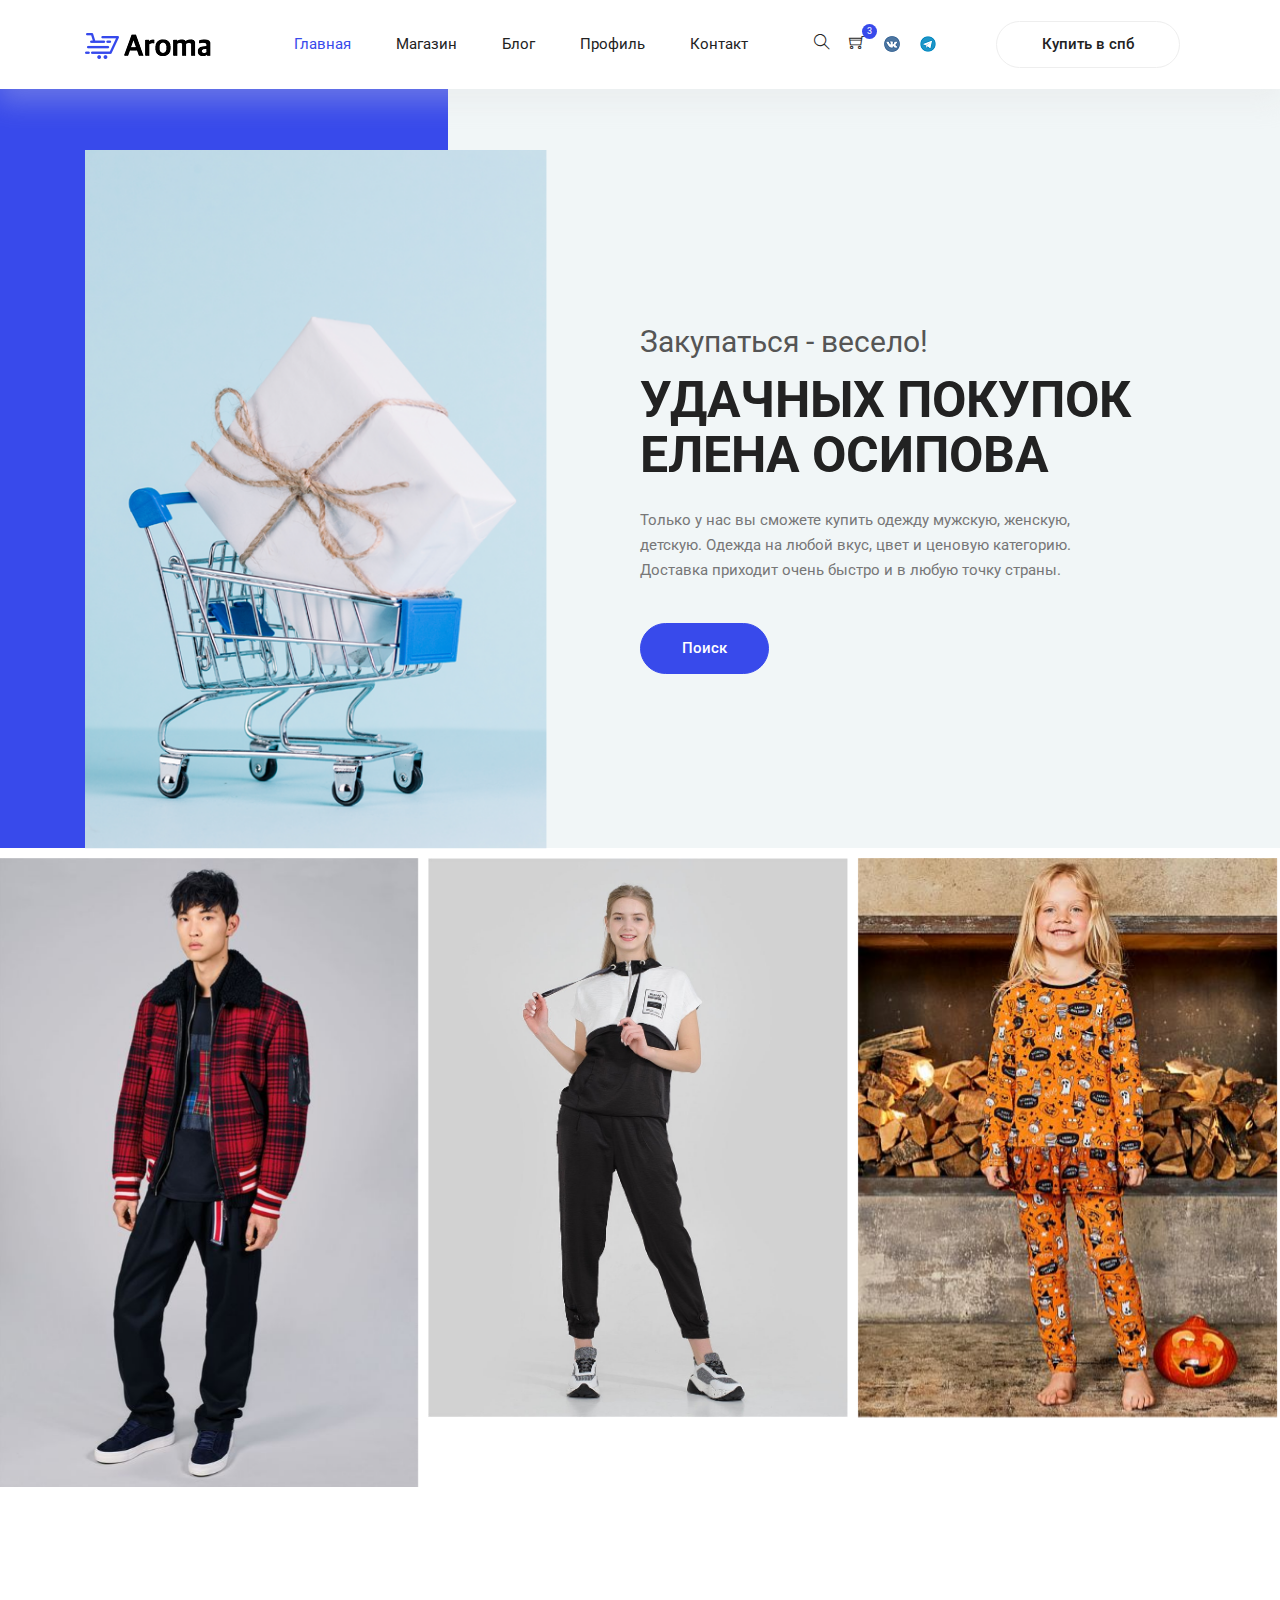
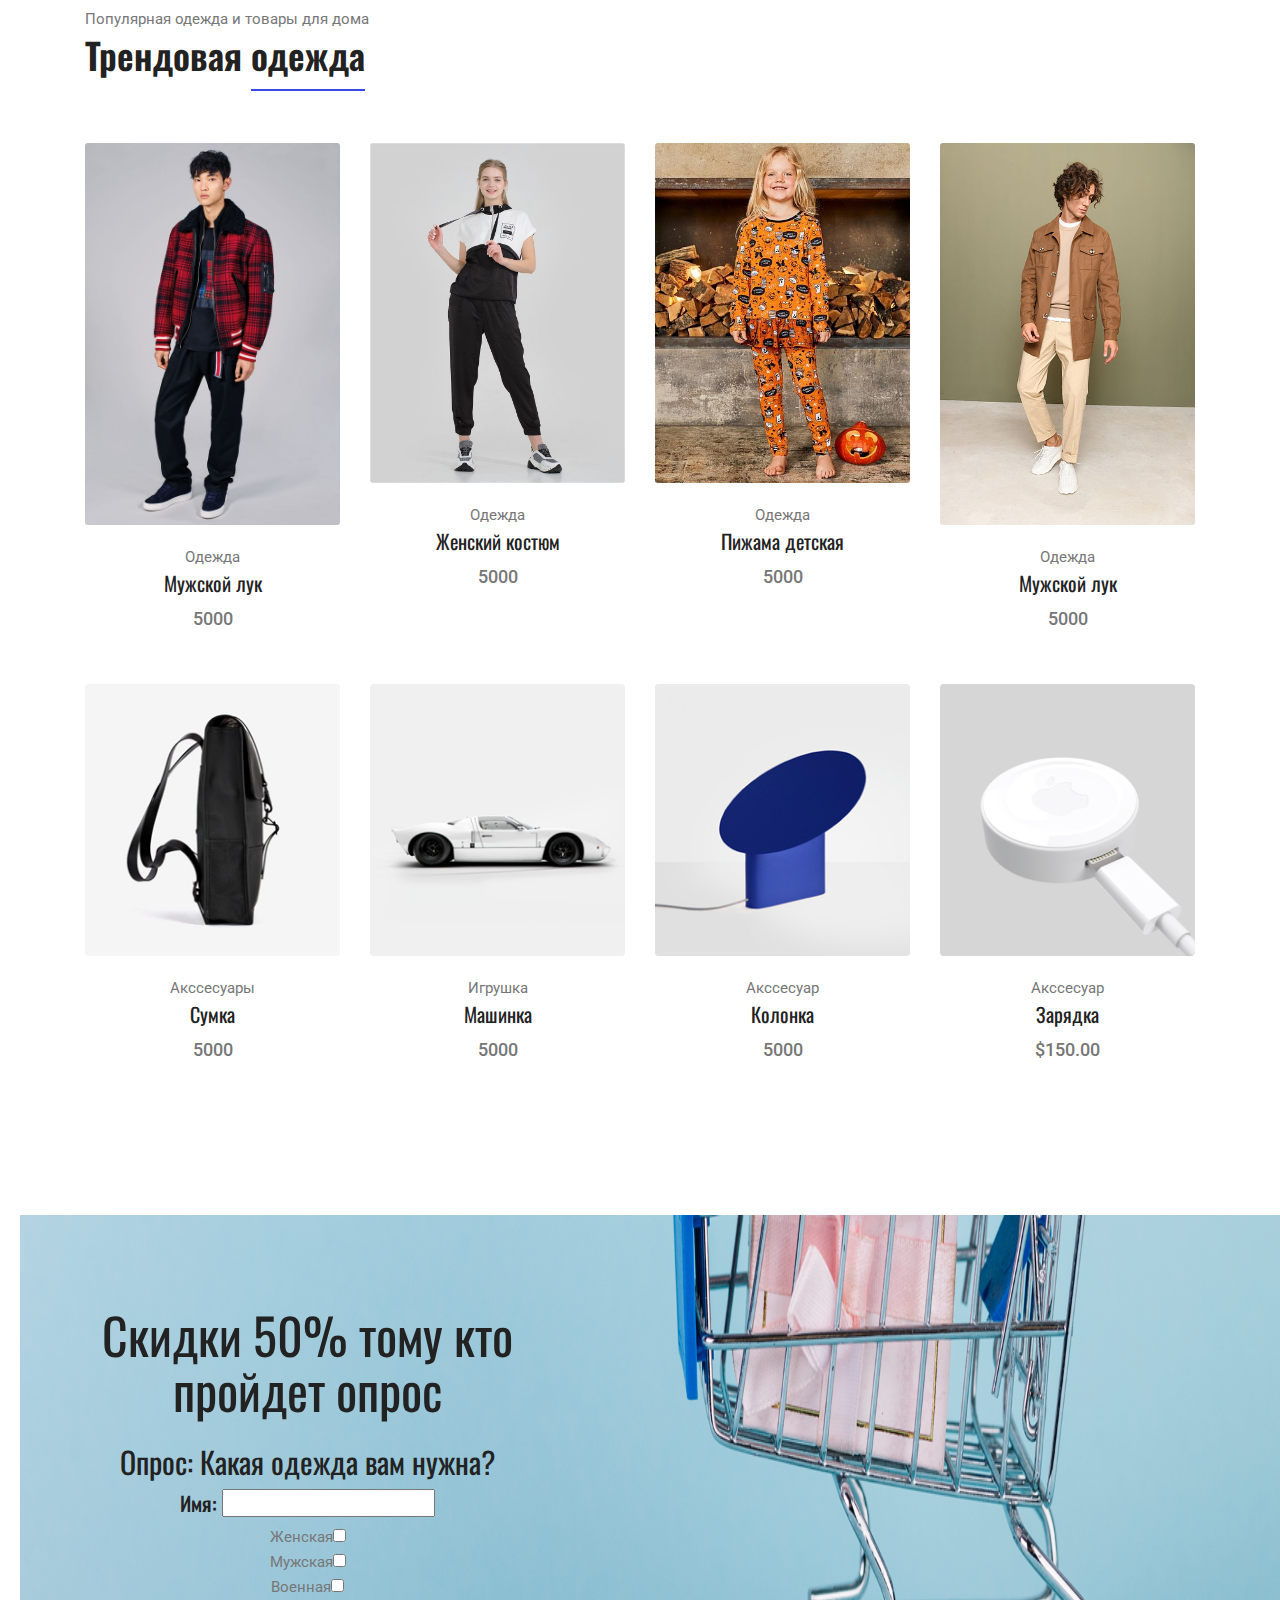
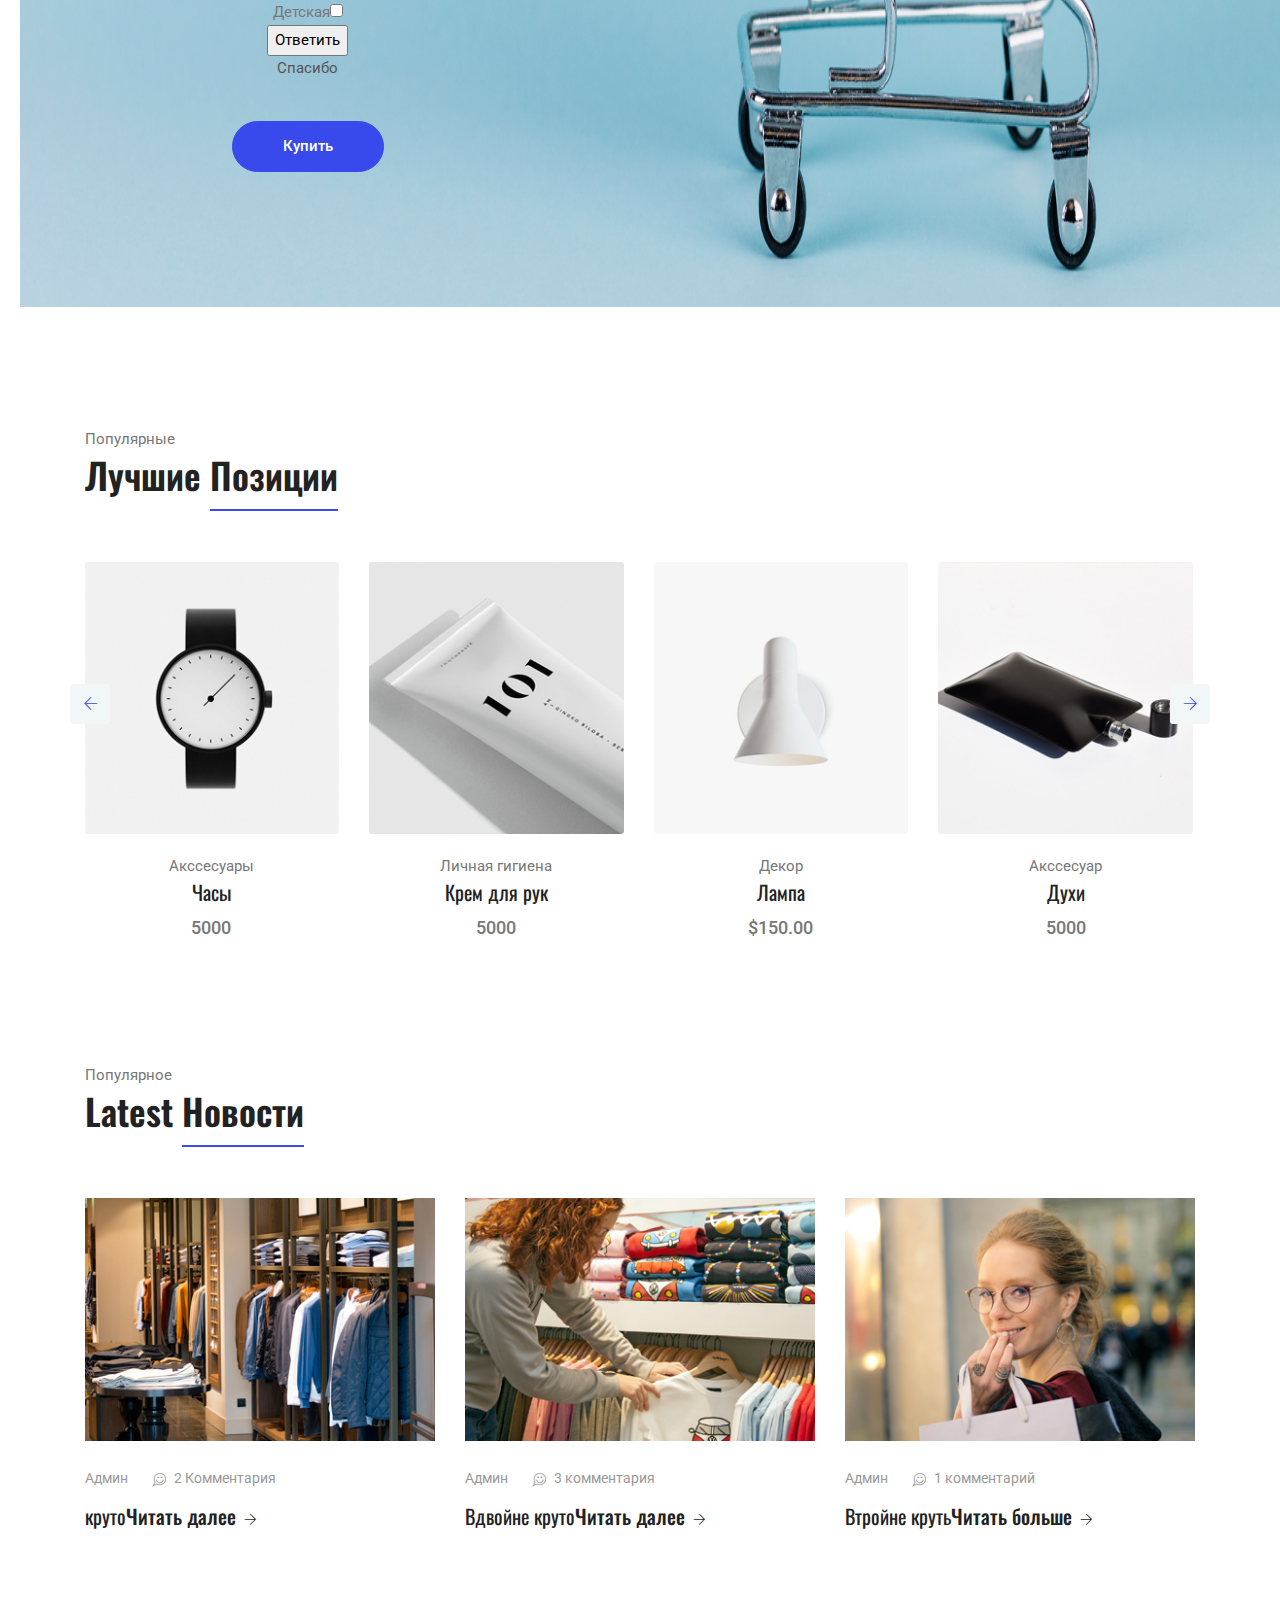
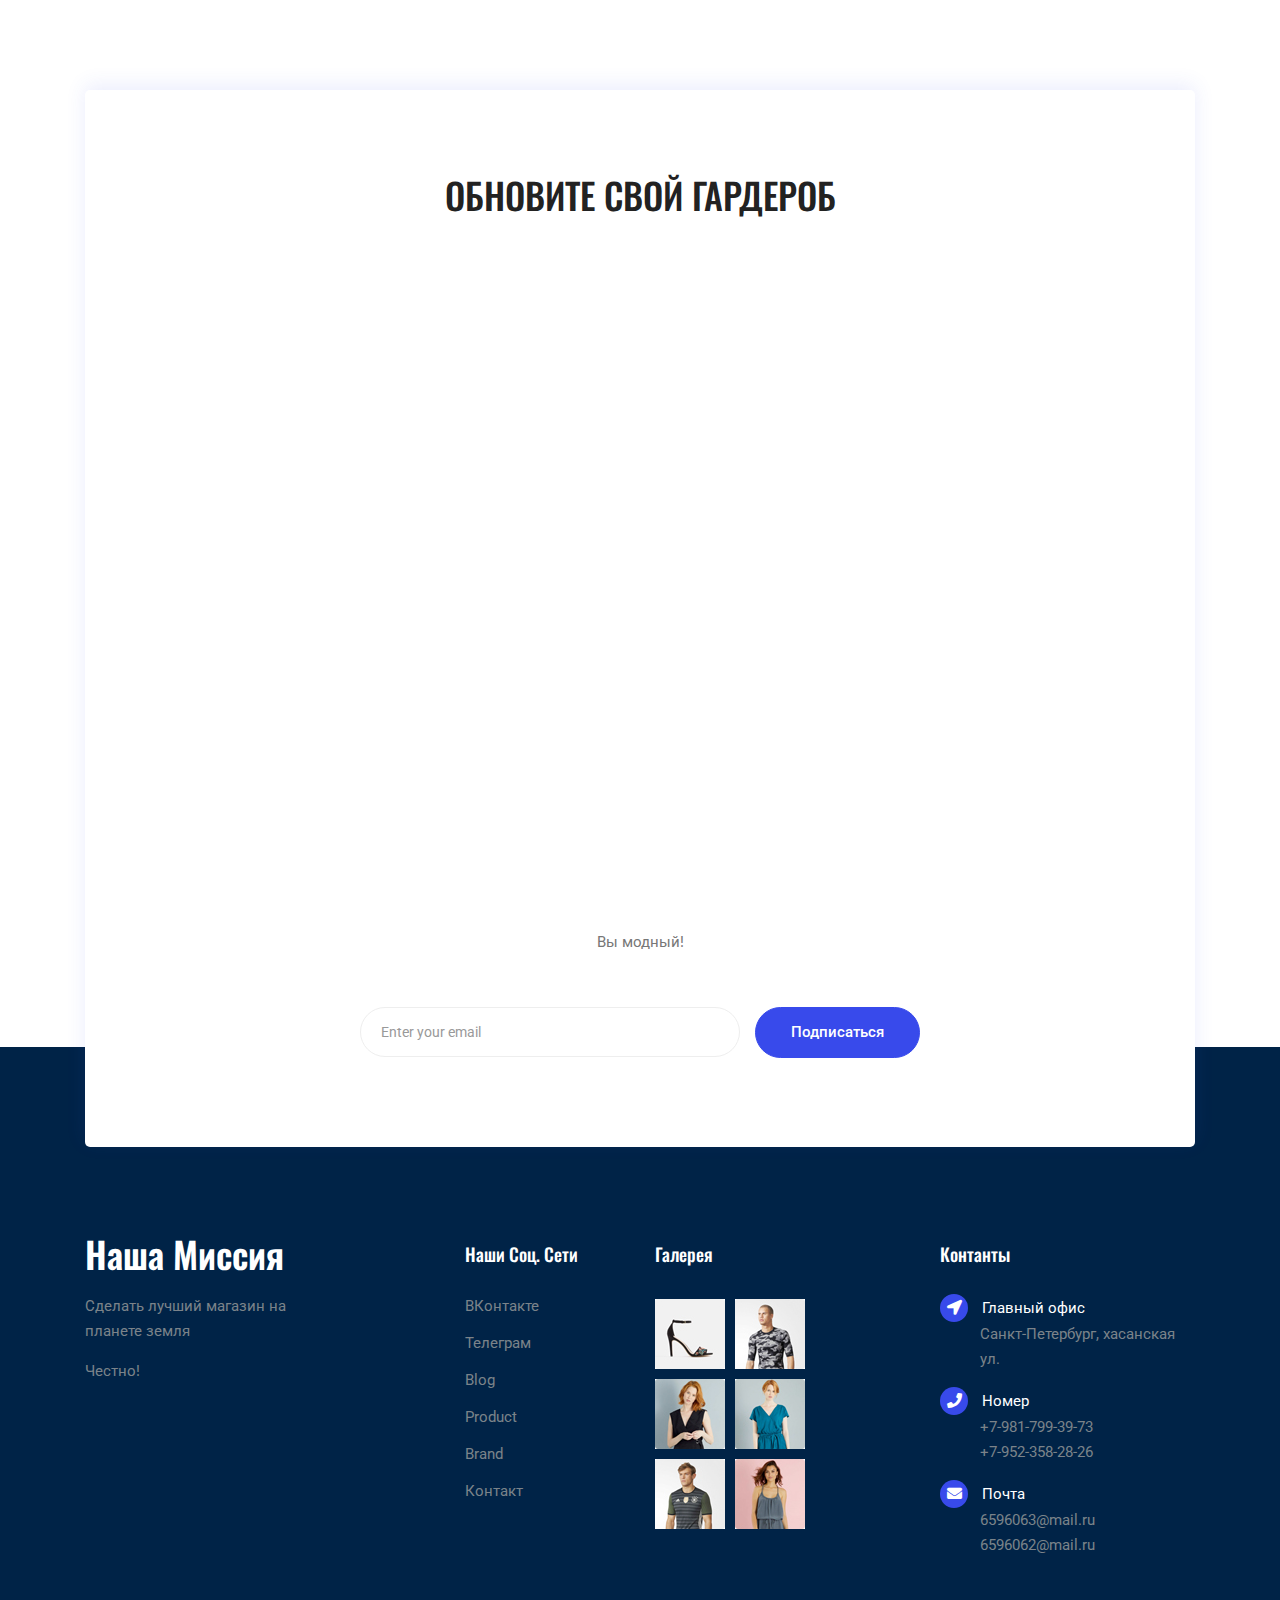
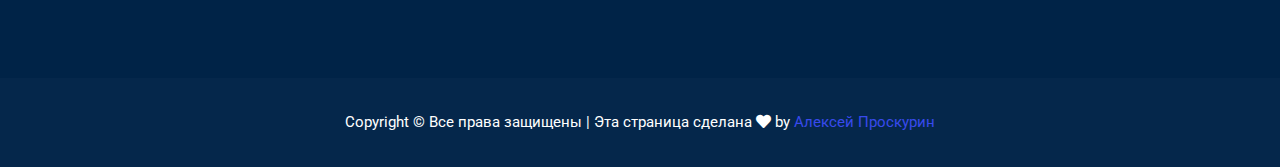
<file: index.html>
<!DOCTYPE html>
<html lang="en">
<head>
  <meta charset="UTF-8">
  <meta name="viewport" content="width=device-width, initial-scale=1.0">
<meta name="keywords" content="Верхний одежда купить спб" />
  <meta http-equiv="X-UA-Compatible" content="ie=edge">
  <title>Купить одежду в спб для детей и их родителей. Верхний одежда купить спб адрес одежда купить где купить недорогую одежду где купить одежду где купить одежду в спб где можно купить одежду какую одежду купить  купить зимнюю одежду купить одежду в интернет купить одежду в интернете спб купить одежду в интернет магазине 	купить одежду больших размеров купить одежду дешево купить одежду недорого купить одежду недорого спб купить одежду санкт петербург  купить одежду спб интернет магазин  куплю одежду размера одежда большая купить сайт купить одежду</title>
  <meta name="description" content="Только у нас вы сможете купить одежду мужскую, женскую, детскую. Одежда на любой вкус, цвет и ценовую категорию. Доставка приходит
  очень быстро и в любую точку страны. Верхняя одежда купить в спб">
	<link rel="icon" href="img/Fevicon.png" type="image/png">
  <link rel="stylesheet" href="vendors/bootstrap/bootstrap.min.css">
  <link rel="stylesheet" href="vendors/fontawesome/css/all.min.css">
	<link rel="stylesheet" href="vendors/themify-icons/themify-icons.css">
  <link rel="stylesheet" href="vendors/nice-select/nice-select.css">
  <link rel="stylesheet" href="vendors/owl-carousel/owl.theme.default.min.css">
  <link rel="stylesheet" href="vendors/owl-carousel/owl.carousel.min.css">

  <link rel="stylesheet" href="css/style.css">
	<script src="//code.jivo.ru/widget/E2grRJvW3a" async></script>
</head>
<body>
  <!--================ Start Header Menu Area =================-->
	<header class="header_area">
    <div class="main_menu">
      <nav class="navbar navbar-expand-lg navbar-light">
        <div class="container">
          <a class="navbar-brand logo_h" href="/"><img src="img/logo.png" alt=""></a>
          <button class="navbar-toggler" type="button" data-toggle="collapse" data-target="#navbarSupportedContent"
            aria-controls="navbarSupportedContent" aria-expanded="false" aria-label="Toggle navigation">
            <span class="icon-bar"></span>
            <span class="icon-bar"></span>
            <span class="icon-bar"></span>
          </button>
          <div class="collapse navbar-collapse offset" id="navbarSupportedContent">
            <ul class="nav navbar-nav menu_nav ml-auto mr-auto">
              <li class="nav-item active"><a class="nav-link" href="/">Главная</a></li>
              <li class="nav-item submenu dropdown">
                <a href="#" class="nav-link dropdown-toggle" data-toggle="dropdown" role="button" aria-haspopup="true"
                  aria-expanded="false">Магазин</a>
                <ul class="dropdown-menu">
                  <li class="nav-item"><a class="nav-link" href="category.html">Мужчины</a></li>
                  <li class="nav-item"><a class="nav-link" href="single-product.html">Женщины</a></li>
                  <li class="nav-item"><a class="nav-link" href="checkout.html">Дети</a></li>
                  <li class="nav-item"><a class="nav-link" href="voennayaodezhdakupit.html">Тактическая и военная одежда</a></li>
                  <li class="nav-item"><a class="nav-link" href="cart.html">Корзина</a></li>
                </ul>
							</li>
              <li class="nav-item submenu dropdown">
                <a href="#" class="nav-link dropdown-toggle" data-toggle="dropdown" role="button" aria-haspopup="true"
                  aria-expanded="false">Блог</a>
                <ul class="dropdown-menu">
                  <li class="nav-item"><a class="nav-link" href="blog.html">Блог</a></li>
                  <li class="nav-item"><a class="nav-link" href="single-blog.html">О нас</a></li>
                </ul>
							</li>
							<li class="nav-item submenu dropdown">
                <a href="#" class="nav-link dropdown-toggle" data-toggle="dropdown" role="button" aria-haspopup="true"
                  aria-expanded="false">Профиль</a>
                <ul class="dropdown-menu">
                  <li class="nav-item"><a class="nav-link" href="login.html">Войти</a></li>
                  <li class="nav-item"><a class="nav-link" href="register.html">Зарегестрироваться</a></li>
                  <li class="nav-item"><a class="nav-link" href="tracking-order.html">Отслеживание</a></li>
                </ul>
              </li>
              <li class="nav-item"><a class="nav-link" href="contact.html">Контакт</a></li>
            </ul>

            <ul class="nav-shop">
              <li class="nav-item"><button><i class="ti-search"></i></button></li>
              <li class="nav-item"><button><i class="ti-shopping-cart"></i><span class="nav-shop__circle">3</span></button> </li>
			<a class="navbar-brand logo_h" href="https://vk.com/club56678365"><img src="img/vk.png" alt=""></a>
			<a class="navbar-brand logo_h" href="https://telegram.org/nowblepro"><img src="img/tg.png" alt=""></a>
              <li class="nav-item"><a class="button button-header" href="#">Купить в спб</a></li>
            </ul>
          </div>
        </div>
      </nav>
    </div>
  </header>
	<!--================ End Header Menu Area =================-->

  <main class="site-main">
    
    <!--================ Hero banner start =================-->
    <section class="hero-banner">
      <div class="container">
        <div class="row no-gutters align-items-center pt-60px">
          <div class="col-5 d-none d-sm-block">
            <div class="hero-banner__img">
              <img class="img-fluid" src="img/home/hero-banner.png" alt="">
            </div>
          </div>
          <div class="col-sm-7 col-lg-6 offset-lg-1 pl-4 pl-md-5 pl-lg-0">
            <div class="hero-banner__content">
              <h4>Закупаться - весело!</h4>
              <h1>Удачных покупок Елена Осипова</h1>
              <p>Только у нас вы сможете купить одежду мужскую, женскую, детскую. Одежда на любой вкус, цвет и ценовую категорию. Доставка приходит
  очень быстро и в любую точку страны.</p>
              <a class="button button-hero" href="#">Поиск</a>
            </div>
          </div>
        </div>
      </div>
    </section>
    <!--================ Hero banner start =================-->

    <!--================ Hero Carousel start =================-->
    <section class="section-margin mt-0">
      <div class="owl-carousel owl-theme hero-carousel">
        <div class="hero-carousel__slide">
          <img src="img/product/1.jpg" alt="" class="img-fluid">
          <a href="category.html" class="hero-carousel__slideOverlay">
            <h3>Мужская</h3>
            <p>Верхняя одежда</p>
          </a>
        </div>
        <div class="hero-carousel__slide">
          <img src="img/product/4.jpg" alt="" class="img-fluid">
          <a href="single-product.html" class="hero-carousel__slideOverlay">
            <h3>Женская</h3>
            <p>Верхняя одежда</p>
          </a>
        </div>
        <div class="hero-carousel__slide">
          <img src="img/product/7.jpg" alt="" class="img-fluid">
          <a href="#" class="hero-carousel__slideOverlay">
            <h3>Дети</h3>
            <p>Верхняя одежда</p>
          </a>
        </div>
      </div>
    </section>
    <!--================ Hero Carousel end =================-->

    <!-- ================ trending product section start ================= -->  
    <section class="section-margin calc-60px">
      <div class="container">
        <div class="section-intro pb-60px">
          <p>Популярная одежда и товары для дома</p>
          <h2>Трендовая <span class="section-intro__style">одежда</span></h2>
        </div>
        <div class="row">
          <div class="col-md-6 col-lg-4 col-xl-3">
            <div class="card text-center card-product">
              <div class="card-product__img">
                <img class="card-img" src="img/product/1.jpg" alt="верхняя одежда купить в спб">
                <ul class="card-product__imgOverlay">
                  <li><button><i class="ti-search"></i></button></li>
                  <li><button><i class="ti-shopping-cart"></i></button></li>
                  <li><button><i class="ti-heart"></i></button></li>
                </ul>
              </div>
              <div class="card-body">
                <p>Одежда</p>
                <h4 class="card-product__title"><a href="single-product.html">Мужской лук</a></h4>
                <p class="card-product__price">5000</p>
              </div>
            </div>
          </div>
          <div class="col-md-6 col-lg-4 col-xl-3">
            <div class="card text-center card-product">
              <div class="card-product__img">
                <img class="card-img" src="img/product/4.jpg" alt="верхняя одежда купить в спб">
                <ul class="card-product__imgOverlay">
                  <li><button><i class="ti-search"></i></button></li>
                  <li><button><i class="ti-shopping-cart"></i></button></li>
                  <li><button><i class="ti-heart"></i></button></li>
                </ul>
              </div>
              <div class="card-body">
                <p>Одежда</p>
                <h4 class="card-product__title"><a href="single-product.html">Женский костюм</a></h4>
                <p class="card-product__price">5000</p>
              </div>
            </div>
          </div>
          <div class="col-md-6 col-lg-4 col-xl-3">
            <div class="card text-center card-product">
              <div class="card-product__img">
                <img class="card-img" src="img/product/7.jpg" alt="верхняя одежда купить в спб">
                <ul class="card-product__imgOverlay">
                  <li><button><i class="ti-search"></i></button></li>
                  <li><button><i class="ti-shopping-cart"></i></button></li>
                  <li><button><i class="ti-heart"></i></button></li>
                </ul>
              </div>
              <div class="card-body">
                <p>Одежда</p>
                <h4 class="card-product__title"><a href="single-product.html">Пижама детская</a></h4>
                <p class="card-product__price">5000</p>
              </div>
            </div>
          </div>
          <div class="col-md-6 col-lg-4 col-xl-3">
            <div class="card text-center card-product">
              <div class="card-product__img">
                <img class="card-img" src="img/product/2.jpg" alt="">
                <ul class="card-product__imgOverlay">
                  <li><button><i class="ti-search"></i></button></li>
                  <li><button><i class="ti-shopping-cart"></i></button></li>
                  <li><button><i class="ti-heart"></i></button></li>
                </ul>
              </div>
              <div class="card-body">
                <p>Одежда</p>
                <h4 class="card-product__title"><a href="single-product.html">Мужской лук</a></h4>
                <p class="card-product__price">5000</p>
              </div>
            </div>
          </div>
          <div class="col-md-6 col-lg-4 col-xl-3">
            <div class="card text-center card-product">
              <div class="card-product__img">
                <img class="card-img" src="img/product/product5.png" alt="">
                <ul class="card-product__imgOverlay">
                  <li><button><i class="ti-search"></i></button></li>
                  <li><button><i class="ti-shopping-cart"></i></button></li>
                  <li><button><i class="ti-heart"></i></button></li>
                </ul>
              </div>
              <div class="card-body">
                <p>Акссесуары</p>
                <h4 class="card-product__title"><a href="single-product.html">Сумка</a></h4>
                <p class="card-product__price">5000</p>
              </div>
            </div>
          </div>
          <div class="col-md-6 col-lg-4 col-xl-3">
            <div class="card text-center card-product">
              <div class="card-product__img">
                <img class="card-img" src="img/product/product6.png" alt="">
                <ul class="card-product__imgOverlay">
                  <li><button><i class="ti-search"></i></button></li>
                  <li><button><i class="ti-shopping-cart"></i></button></li>
                  <li><button><i class="ti-heart"></i></button></li>
                </ul>
              </div>
              <div class="card-body">
                <p>Игрушка</p>
                <h4 class="card-product__title"><a href="single-product.html">Машинка</a></h4>
                <p class="card-product__price">5000</p>
              </div>
            </div>
          </div>
          <div class="col-md-6 col-lg-4 col-xl-3">
            <div class="card text-center card-product">
              <div class="card-product__img">
                <img class="card-img" src="img/product/product7.png" alt="">
                <ul class="card-product__imgOverlay">
                  <li><button><i class="ti-search"></i></button></li>
                  <li><button><i class="ti-shopping-cart"></i></button></li>
                  <li><button><i class="ti-heart"></i></button></li>
                </ul>
              </div>
              <div class="card-body">
                <p>Акссесуар</p>
                <h4 class="card-product__title"><a href="single-product.html">Колонка</a></h4>
                <p class="card-product__price">5000</p>
              </div> 
            </div>
          </div>
          <div class="col-md-6 col-lg-4 col-xl-3">
            <div class="card text-center card-product">
              <div class="card-product__img">
                <img class="card-img" src="img/product/product8.png" alt="">
                <ul class="card-product__imgOverlay">
                  <li><button><i class="ti-search"></i></button></li>
                  <li><button><i class="ti-shopping-cart"></i></button></li>
                  <li><button><i class="ti-heart"></i></button></li>
                </ul>
              </div>
              <div class="card-body">
                <p>Акссесуар</p>
                <h4 class="card-product__title"><a href="#">Зарядка</a></h4>
                <p class="card-product__price">$150.00</p>
              </div>
            </div>
          </div>
        </div>
      </div>
    </section>
    <!-- ================ trending product section end ================= -->  


    <!-- ================ offer section start ================= --> 
    <section class="offer" id="parallax-1" data-anchor-target="#parallax-1" data-300-top="background-position: 20px 30px" data-top-bottom="background-position: 0 20px">
      <div class="container">
        <div class="row">
          <div class="col-xl-5">
            <div class="offer__content text-center">
              <h3>Скидки 50% тому кто пройдет опрос</h3>
              <h4>Опрос: Какая одежда вам нужна?</h4>
		   <form>
			   <h5> Имя: <input type = "text" name = "firstname" value = ""> <br> </h5>
Женская<input type = "checkbox" name = "type1" value = "Женская"><br>
Мужская<input type = "checkbox" name = "type2" value = "Мужская"><br>
Военная<input type = "checkbox" name = "type3" value = "Военная"><br>
Детская<input type = "checkbox" name = "type4" value = "Детская"><br>
<input type = "submit" name = "submit" value = "Ответить">
			    </form>
              <p>Спасибо</p>
              <a class="button button--active mt-3 mt-xl-4" href="#">Купить</a>
            </div>
          </div>
        </div>
      </div>
    </section>
    <!-- ================ offer section end ================= --> 
    <!-- ================ Best Selling item  carousel ================= --> 
    <section class="section-margin calc-60px">
      <div class="container">
        <div class="section-intro pb-60px">
          <p>Популярные</p>
          <h2>Лучшие <span class="section-intro__style">Позиции</span></h2>
        </div>
        <div class="owl-carousel owl-theme" id="bestSellerCarousel">
          <div class="card text-center card-product">
            <div class="card-product__img">
              <img class="img-fluid" src="img/product/product1.png" alt="">
              <ul class="card-product__imgOverlay">
                <li><button><i class="ti-search"></i></button></li>
                <li><button><i class="ti-shopping-cart"></i></button></li>
                <li><button><i class="ti-heart"></i></button></li>
              </ul>
            </div>
            <div class="card-body">
              <p>Акссесуары</p>
              <h4 class="card-product__title"><a href="single-product.html">Часы</a></h4>
              <p class="card-product__price">5000</p>
            </div>
          </div>

          <div class="card text-center card-product">
            <div class="card-product__img">
              <img class="img-fluid" src="img/product/product2.png" alt="">
              <ul class="card-product__imgOverlay">
                <li><button><i class="ti-search"></i></button></li>
                <li><button><i class="ti-shopping-cart"></i></button></li>
                <li><button><i class="ti-heart"></i></button></li>
              </ul>
            </div>
            <div class="card-body">
              <p>Личная гигиена</p>
              <h4 class="card-product__title"><a href="single-product.html">Крем для рук</a></h4>
              <p class="card-product__price">5000</p>
            </div>
          </div>

          <div class="card text-center card-product">
            <div class="card-product__img">
              <img class="img-fluid" src="img/product/product3.png" alt="">
              <ul class="card-product__imgOverlay">
                <li><button><i class="ti-search"></i></button></li>
                <li><button><i class="ti-shopping-cart"></i></button></li>
                <li><button><i class="ti-heart"></i></button></li>
              </ul>
            </div>
            <div class="card-body">
              <p>Декор</p>
              <h4 class="card-product__title"><a href="single-product.html">Лампа</a></h4>
              <p class="card-product__price">$150.00</p>
            </div>
          </div>

          <div class="card text-center card-product">
            <div class="card-product__img">
              <img class="img-fluid" src="img/product/product4.png" alt="">
              <ul class="card-product__imgOverlay">
                <li><button><i class="ti-search"></i></button></li>
                <li><button><i class="ti-shopping-cart"></i></button></li>
                <li><button><i class="ti-heart"></i></button></li>
              </ul>
            </div>
            <div class="card-body">
              <p>Акссесуар</p>
              <h4 class="card-product__title"><a href="single-product.html">Духи</a></h4>
              <p class="card-product__price">5000</p>
            </div>
          </div>

          <div class="card text-center card-product">
            <div class="card-product__img">
              <img class="img-fluid" src="img/product/product1.png" alt="">
              <ul class="card-product__imgOverlay">
                <li><button><i class="ti-search"></i></button></li>
                <li><button><i class="ti-shopping-cart"></i></button></li>
                <li><button><i class="ti-heart"></i></button></li>
              </ul>
            </div>
            <div class="card-body">
              <p>Акссесуар</p>
              <h4 class="card-product__title"><a href="single-product.html">Чвсы</a></h4>
              <p class="card-product__price">5000</p>
            </div>
          </div>

          <div class="card text-center card-product">
            <div class="card-product__img">
              <img class="img-fluid" src="img/product/product2.png" alt="">
              <ul class="card-product__imgOverlay">
                <li><button><i class="ti-search"></i></button></li>
                <li><button><i class="ti-shopping-cart"></i></button></li>
                <li><button><i class="ti-heart"></i></button></li>
              </ul>
            </div>
            <div class="card-body">
              <p>Личная гигиена</p>
              <h4 class="card-product__title"><a href="single-product.html">Крем для рук</a></h4>
              <p class="card-product__price">5000</p>
            </div>
          </div>

          <div class="card text-center card-product">
            <div class="card-product__img">
              <img class="img-fluid" src="img/product/product3.png" alt="">
              <ul class="card-product__imgOverlay">
                <li><button><i class="ti-search"></i></button></li>
                <li><button><i class="ti-shopping-cart"></i></button></li>
                <li><button><i class="ti-heart"></i></button></li>
              </ul>
            </div>
            <div class="card-body">
              <p>Декор</p>
              <h4 class="card-product__title"><a href="single-product.html">Лампа</a></h4>
              <p class="card-product__price">5000</p>
            </div>
          </div>

          <div class="card text-center card-product">
            <div class="card-product__img">
              <img class="img-fluid" src="img/product/product4.png" alt="">
              <ul class="card-product__imgOverlay">
                <li><button><i class="ti-search"></i></button></li>
                <li><button><i class="ti-shopping-cart"></i></button></li>
                <li><button><i class="ti-heart"></i></button></li>
              </ul>
            </div>
            <div class="card-body">
              <p>Декор</p>
              <h4 class="card-product__title"><a href="single-product.html">Лампа</a></h4>
              <p class="card-product__price">5000</p>
            </div>
          </div>
        </div>
      </div>
    </section>
    <!-- ================ Best Selling item  carousel end ================= --> 

    <!-- ================ Blog section start ================= -->  
    <section class="blog">
      <div class="container">
        <div class="section-intro pb-60px">
          <p>Популярное</p>
          <h2>Latest <span class="section-intro__style">Новости</span></h2>
        </div>

        <div class="row">
          <div class="col-md-6 col-lg-4 mb-4 mb-lg-0">
            <div class="card card-blog">
              <div class="card-blog__img">
                <img class="card-img rounded-0" src="img/blog/blog1.png" alt="">
              </div>
              <div class="card-body">
                <ul class="card-blog__info">
                  <li><a href="#">Админ</a></li>
                  <li><a href="#"><i class="ti-comments-smiley"></i> 2 Комментария</a></li>
                </ul>
                <h4 class="card-blog__title"><a href="single-blog.html">круто</p>
                <a class="card-blog__link" href="#">Читать далее <i class="ti-arrow-right"></i></a>
              </div>
            </div>
          </div>

          <div class="col-md-6 col-lg-4 mb-4 mb-lg-0">
            <div class="card card-blog">
              <div class="card-blog__img">
                <img class="card-img rounded-0" src="img/blog/blog2.png" alt="">
              </div>
              <div class="card-body">
                <ul class="card-blog__info">
                  <li><a href="#">Админ</a></li>
                  <li><a href="#"><i class="ti-comments-smiley"></i> 3 комментария</a></li>
                </ul>
                <h4 class="card-blog__title"><a href="single-blog.html">Вдвойне круто</p>
                <a class="card-blog__link" href="#">Читать далее <i class="ti-arrow-right"></i></a>
              </div>
            </div>
          </div>

          <div class="col-md-6 col-lg-4 mb-4 mb-lg-0">
            <div class="card card-blog">
              <div class="card-blog__img">
                <img class="card-img rounded-0" src="img/blog/blog3.png" alt="">
              </div>
              <div class="card-body">
                <ul class="card-blog__info">
                  <li><a href="#">Админ</a></li>
                  <li><a href="#"><i class="ti-comments-smiley"></i> 1 комментарий</a></li>
                </ul>
                <h4 class="card-blog__title"><a href="single-blog.html">Втройне круть</p>
                <a class="card-blog__link" href="#">Читать больше <i class="ti-arrow-right"></i></a>
              </div>
            </div>
          </div>
        </div>
      </div>
    </section>
    <!-- ================ Blog section end ================= -->  

    <!-- ================ Subscribe section start ================= --> 
    <section class="subscribe-position">
      <div class="container">
        <div class="subscribe text-center">
          <h3 class="subscribe__title">Обновите свой гардероб</h3>
		<iframe width="388" height="691" src="https://www.youtube.com/embed/NDVKcqy7TB4" title="Реклама для мужского магазина одежды🎬 Параллакс эффект в видео⚡" frameborder="0" allow="accelerometer; autoplay; clipboard-write; encrypted-media; gyroscope; picture-in-picture" allowfullscreen></iframe>
          <p>Вы модный!</p>
          <div id="mc_embed_signup">
            <form target="_blank" action="https://spondonit.us12.list-manage.com/subscribe/post?u=1462626880ade1ac87bd9c93a&amp;id=92a4423d01" method="get" class="subscribe-form form-inline mt-5 pt-1">
              <div class="form-group ml-sm-auto">
                <input class="form-control mb-1" type="email" name="EMAIL" placeholder="Enter your email" onfocus="this.placeholder = ''" onblur="this.placeholder = 'Your Email Address '" >
                <div class="info"></div>
              </div>
              <button class="button button-subscribe mr-auto mb-1" type="submit">Подписаться</button>
              <div style="position: absolute; left: -5000px;">
                <input name="b_36c4fd991d266f23781ded980_aefe40901a" tabindex="-1" value="" type="text">
              </div>

            </form>
          </div>
          
        </div>
      </div>
    </section>
    <!-- ================ Subscribe section end ================= --> 

    

  </main>


  <!--================ Start footer Area  =================-->	
	<footer class="footer">
		<div class="footer-area">
			<div class="container">
				<div class="row section_gap">
					<div class="col-lg-3 col-md-6 col-sm-6">
						<div class="single-footer-widget tp_widgets">
							<h4 class="footer_title large_title">Наша миссия</h4>
							<p>
								Сделать лучший магазин на планете земля
							</p>
							<p>
								Честно!
							</p>
						</div>
					</div>
					<div class="offset-lg-1 col-lg-2 col-md-6 col-sm-6">
						<div class="single-footer-widget tp_widgets">
							<h4 class="footer_title">Наши соц. сети</h4>
							<ul class="list">
								<li><a href="https://vk.com/public27032663">ВКонтакте</a></li>
								<li><a href="https://telegram.org/nowblepro">Телеграм</a></li>
								<li><a href="#">Blog</a></li>
								<li><a href="#">Product</a></li>
								<li><a href="#">Brand</a></li>
								<li><a href="#">Контакт</a></li>
							</ul>
						</div>
					</div>
					<div class="col-lg-2 col-md-6 col-sm-6">
						<div class="single-footer-widget instafeed">
							<h4 class="footer_title">Галерея</h4>
							<ul class="list instafeed d-flex flex-wrap">
								<li><img src="img/gallery/r1.jpg" alt=""></li>
								<li><img src="img/gallery/r2.jpg" alt=""></li>
								<li><img src="img/gallery/r3.jpg" alt=""></li>
								<li><img src="img/gallery/r5.jpg" alt=""></li>
								<li><img src="img/gallery/r7.jpg" alt=""></li>
								<li><img src="img/gallery/r8.jpg" alt=""></li>
							</ul>
						</div>
					</div>
					<div class="offset-lg-1 col-lg-3 col-md-6 col-sm-6">
						<div class="single-footer-widget tp_widgets">
							<h4 class="footer_title">Контанты</h4>
							<div class="ml-40">
								<p class="sm-head">
									<span class="fa fa-location-arrow"></span>
									Главный офис	
								</p>
								<p>Санкт-Петербург, хасанская ул.</p>
	
								<p class="sm-head">
									<span class="fa fa-phone"></span>
									Номер
								</p>
								<p>
									+7-981-799-39-73 <br>
									+7-952-358-28-26
								</p>
	
								<p class="sm-head">
									<span class="fa fa-envelope"></span>
									Почта
								</p>
								<p>
									6596063@mail.ru <br>
									6596062@mail.ru
								</p>
							</div>
						</div>
					</div>
				</div>
			</div>
		</div>

		<div class="footer-bottom">
			<div class="container">
				<div class="row d-flex">
					<p class="col-lg-12 footer-text text-center">
						<!-- Крутььь -->
Copyright &copy; Все права защищены | Эта страница сделана <i class="fa fa-heart" aria-hidden="true"></i> by <a href="https://colorlib.com" target="_blank">Алексей Проскурин</a>
<!-- Круттьььь --></p>
				</div>
			</div>
		</div>
	</footer>
	<!--================ End footer Area  =================-->



  <script src="vendors/jquery/jquery-3.2.1.min.js"></script>
  <script src="vendors/bootstrap/bootstrap.bundle.min.js"></script>
  <script src="vendors/skrollr.min.js"></script>
  <script src="vendors/owl-carousel/owl.carousel.min.js"></script>
  <script src="vendors/nice-select/jquery.nice-select.min.js"></script>
  <script src="vendors/jquery.ajaxchimp.min.js"></script>
  <script src="vendors/mail-script.js"></script>
  <script src="js/main.js"></script>
</body>
</html>
</file>
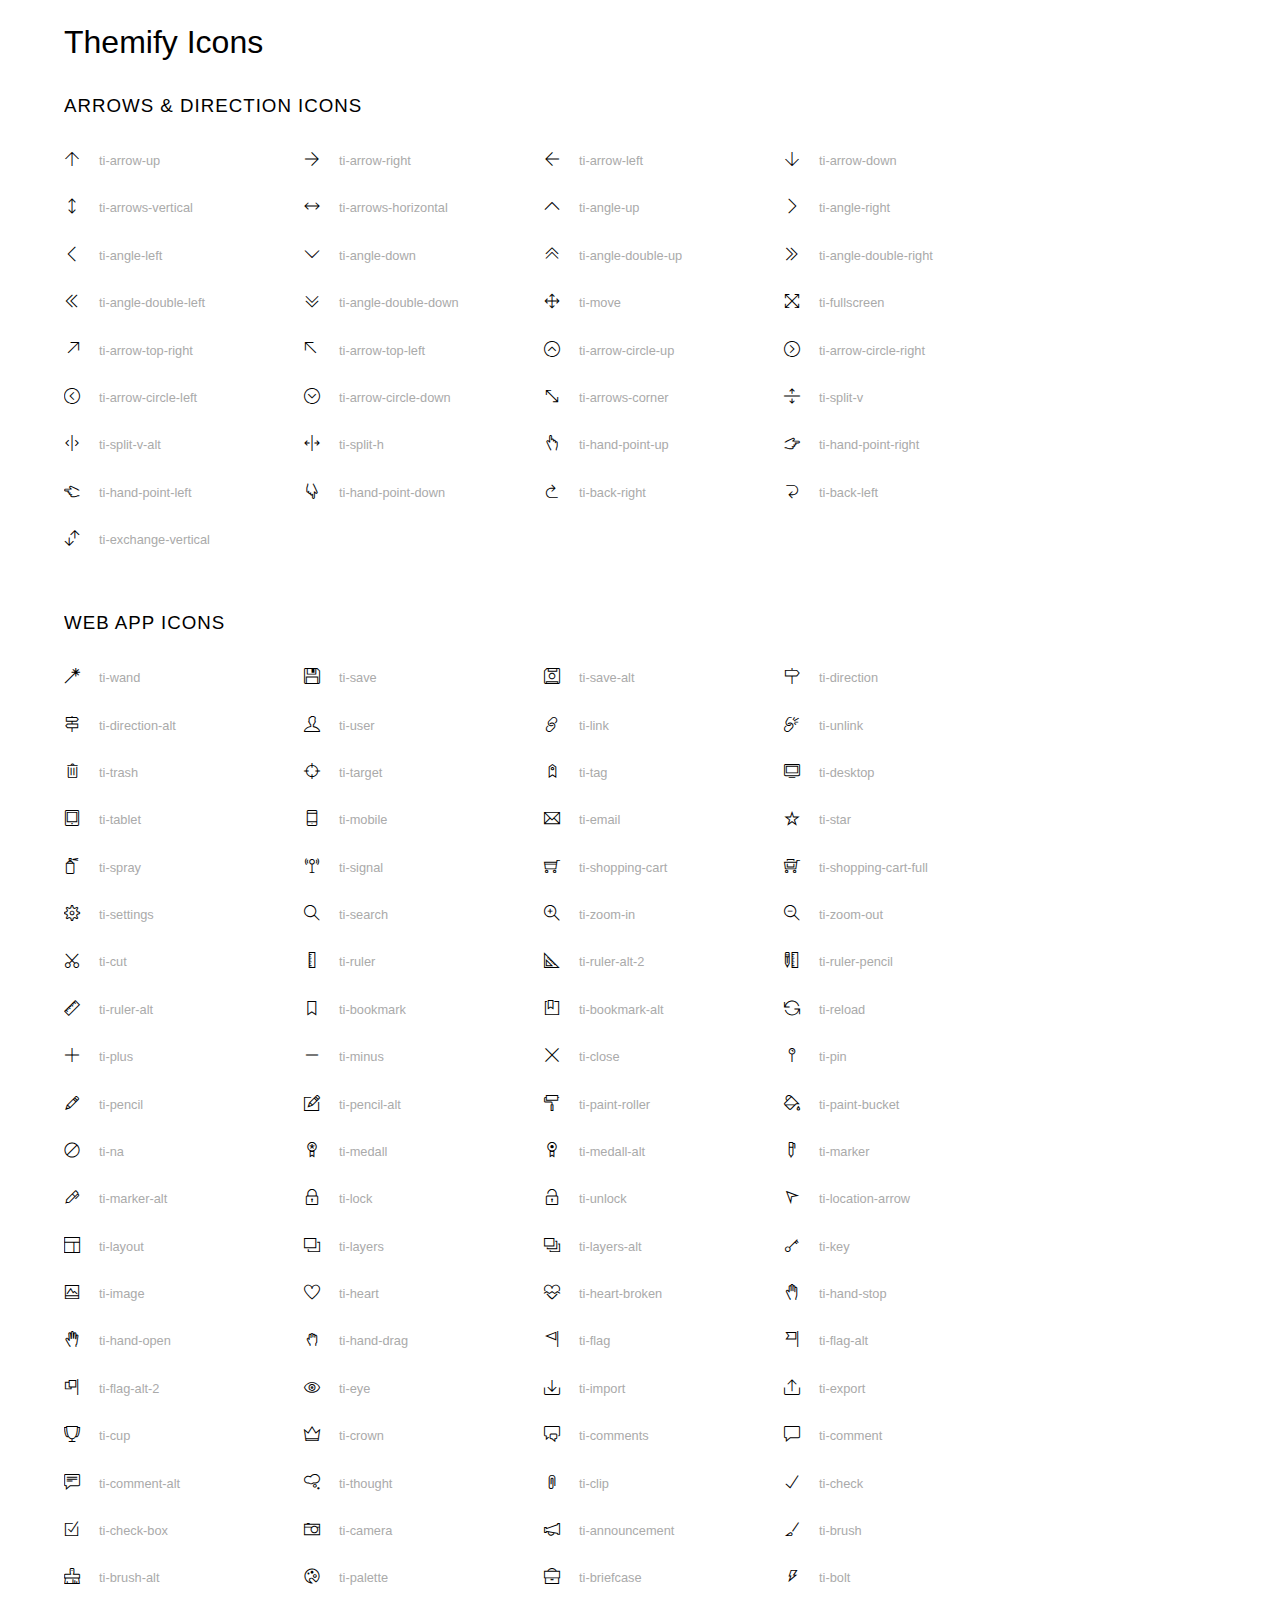
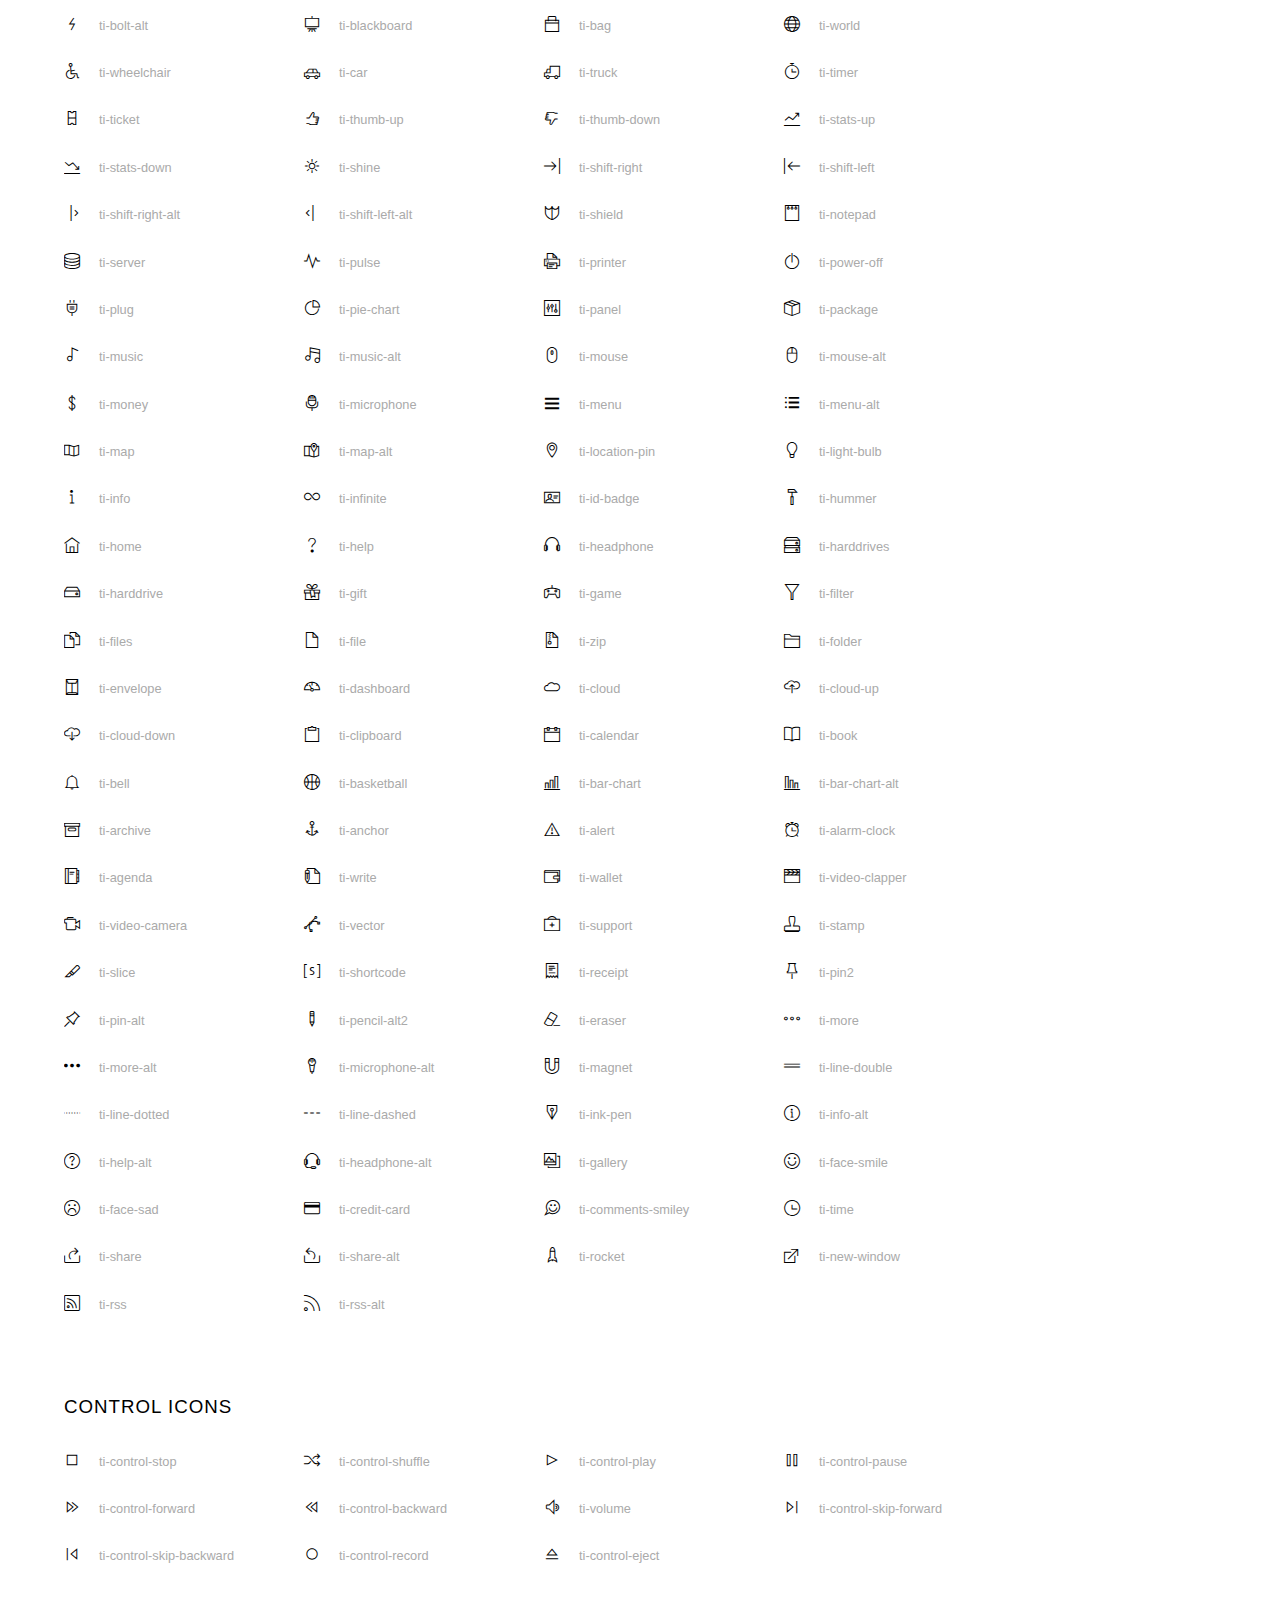
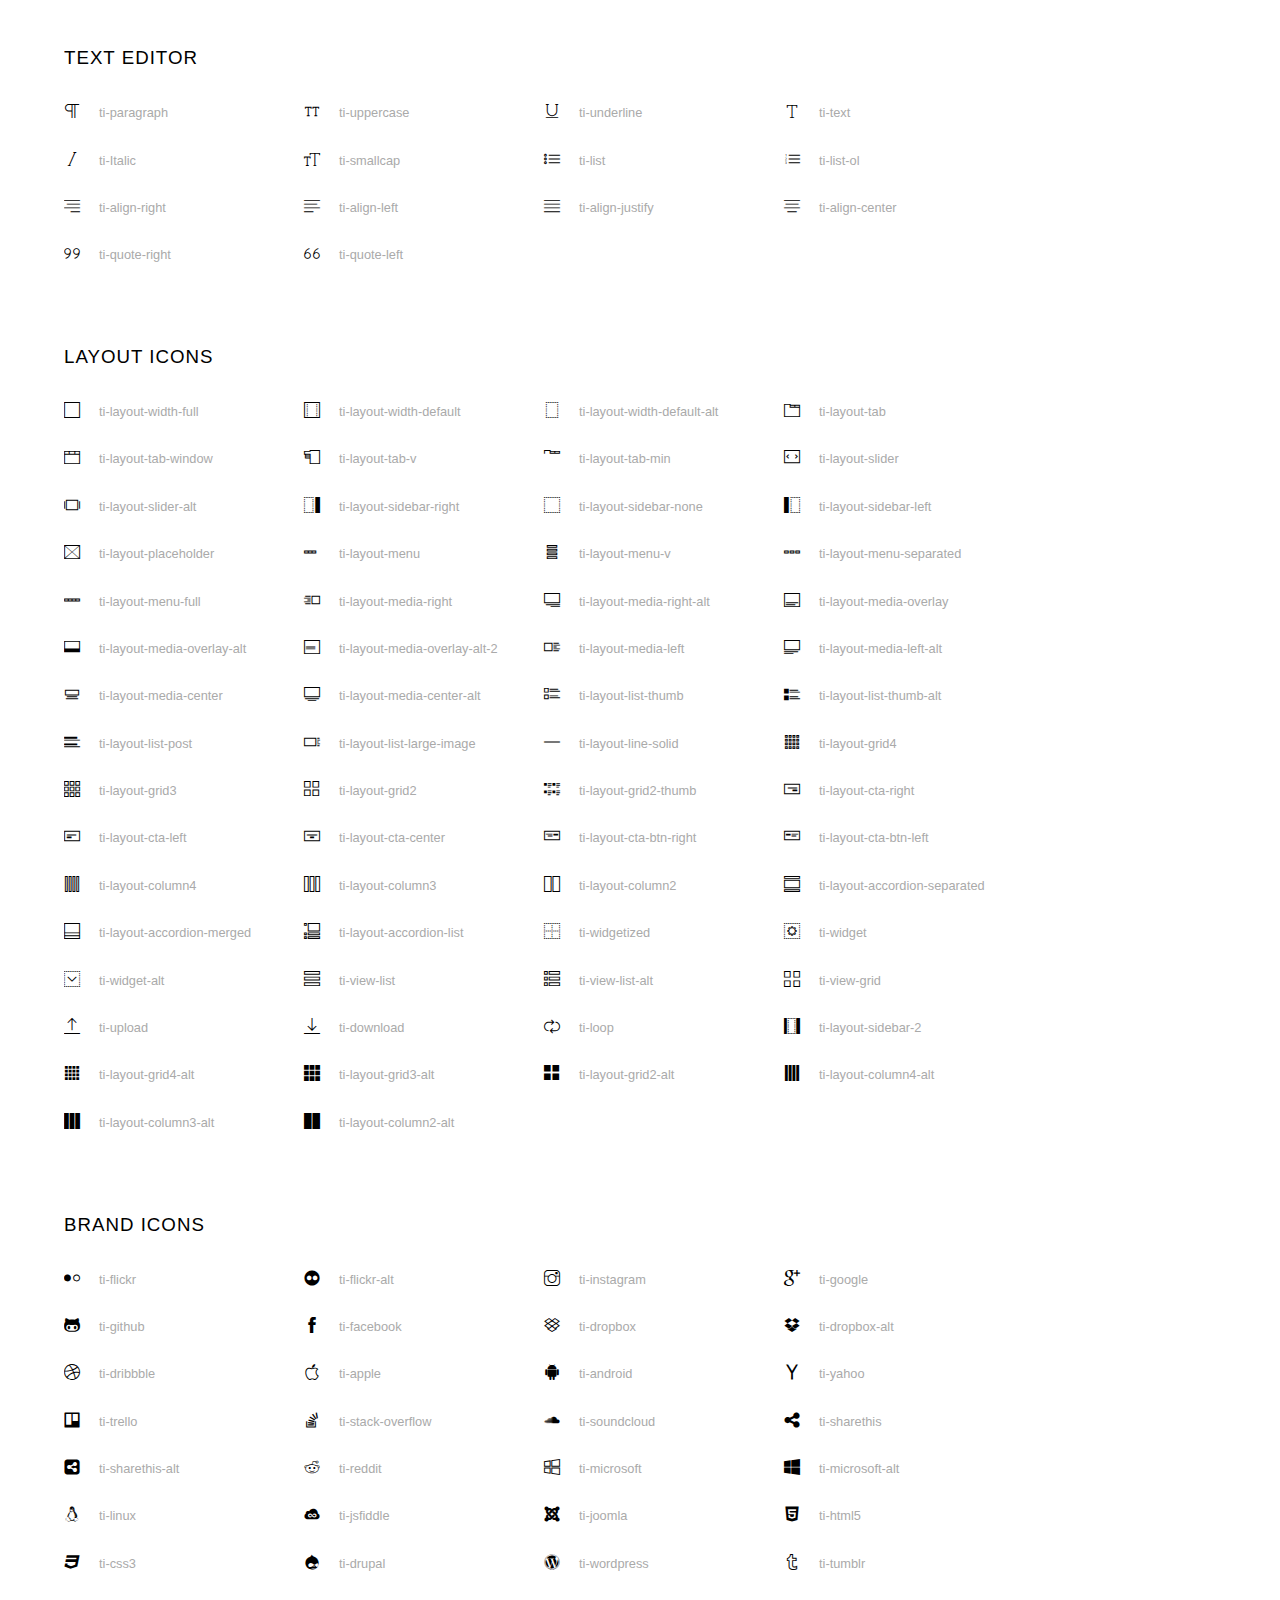
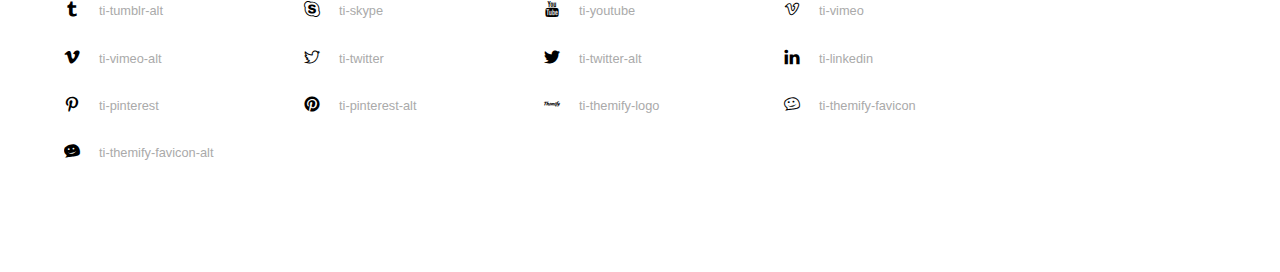
<file: vendors/themify-icons/index.html>
<!doctype html>
<html>
<head>
	<meta charset="utf-8">
	<title>Themify Icon Font</title>
	<meta name="viewport" content="width=device-width">
	<link rel="stylesheet" href="demo-files/demo.css">
	<link rel="stylesheet" href="themify-icons.css">
	<!--[if lt IE 8]><!-->
	<link rel="stylesheet" href="ie7/ie7.css">
	<!--<![endif]-->
</head>
<body>
	<h1>Themify Icons</h1>

	<div class="icon-section">

		<div class="icon-section">
			<h3>Arrows &amp; Direction Icons </h3>

			<div class="icon-container">
				<span class="ti-arrow-up"></span><span class="icon-name"> ti-arrow-up</span>
			</div>
			<div class="icon-container">
				<span class="ti-arrow-right"></span><span class="icon-name"> ti-arrow-right</span>
			</div>
			<div class="icon-container">
				<span class="ti-arrow-left"></span><span class="icon-name"> ti-arrow-left</span>
			</div>
			<div class="icon-container">
				<span class="ti-arrow-down"></span><span class="icon-name"> ti-arrow-down</span>
			</div>
			<div class="icon-container">
				<span class="ti-arrows-vertical"></span><span class="icon-name"> ti-arrows-vertical</span>
			</div>
			<div class="icon-container">
				<span class="ti-arrows-horizontal"></span><span class="icon-name"> ti-arrows-horizontal</span>
			</div>
			<div class="icon-container">
				<span class="ti-angle-up"></span><span class="icon-name"> ti-angle-up</span>
			</div>
			<div class="icon-container">
				<span class="ti-angle-right"></span><span class="icon-name"> ti-angle-right</span>
			</div>
			<div class="icon-container">
				<span class="ti-angle-left"></span><span class="icon-name"> ti-angle-left</span>
			</div>
			<div class="icon-container">
				<span class="ti-angle-down"></span><span class="icon-name"> ti-angle-down</span>
			</div>	
			<div class="icon-container">
				<span class="ti-angle-double-up"></span><span class="icon-name"> ti-angle-double-up</span>
			</div>
			<div class="icon-container">
				<span class="ti-angle-double-right"></span><span class="icon-name"> ti-angle-double-right</span>
			</div>
			<div class="icon-container">
				<span class="ti-angle-double-left"></span><span class="icon-name"> ti-angle-double-left</span>
			</div>
			<div class="icon-container">
				<span class="ti-angle-double-down"></span><span class="icon-name"> ti-angle-double-down</span>
			</div>					
			<div class="icon-container">
				<span class="ti-move"></span><span class="icon-name"> ti-move</span>
			</div>
			<div class="icon-container">
				<span class="ti-fullscreen"></span><span class="icon-name"> ti-fullscreen</span>
			</div>
			<div class="icon-container">
				<span class="ti-arrow-top-right"></span><span class="icon-name"> ti-arrow-top-right</span>
			</div>
			<div class="icon-container">
				<span class="ti-arrow-top-left"></span><span class="icon-name"> ti-arrow-top-left</span>
			</div>
			<div class="icon-container">
				<span class="ti-arrow-circle-up"></span><span class="icon-name"> ti-arrow-circle-up</span>
			</div>
			<div class="icon-container">
				<span class="ti-arrow-circle-right"></span><span class="icon-name"> ti-arrow-circle-right</span>
			</div>
			<div class="icon-container">
				<span class="ti-arrow-circle-left"></span><span class="icon-name"> ti-arrow-circle-left</span>
			</div>
			<div class="icon-container">
				<span class="ti-arrow-circle-down"></span><span class="icon-name"> ti-arrow-circle-down</span>
			</div>
			<div class="icon-container">
				<span class="ti-arrows-corner"></span><span class="icon-name"> ti-arrows-corner</span>
			</div>
			<div class="icon-container">
				<span class="ti-split-v"></span><span class="icon-name"> ti-split-v</span>
			</div>

			<div class="icon-container">
				<span class="ti-split-v-alt"></span><span class="icon-name"> ti-split-v-alt</span>
			</div>
			<div class="icon-container">
				<span class="ti-split-h"></span><span class="icon-name"> ti-split-h</span>
			</div>
			<div class="icon-container">
				<span class="ti-hand-point-up"></span><span class="icon-name"> ti-hand-point-up</span>
			</div>
			<div class="icon-container">
				<span class="ti-hand-point-right"></span><span class="icon-name"> ti-hand-point-right</span>
			</div>
			<div class="icon-container">
				<span class="ti-hand-point-left"></span><span class="icon-name"> ti-hand-point-left</span>
			</div>
			<div class="icon-container">
				<span class="ti-hand-point-down"></span><span class="icon-name"> ti-hand-point-down</span>
			</div>
			<div class="icon-container">
				<span class="ti-back-right"></span><span class="icon-name"> ti-back-right</span>
			</div>
			<div class="icon-container">
				<span class="ti-back-left"></span><span class="icon-name"> ti-back-left</span>
			</div>
			<div class="icon-container">
				<span class="ti-exchange-vertical"></span><span class="icon-name"> ti-exchange-vertical</span>
			</div>

		</div> <!-- Arrows Icons -->



		<h3>Web App Icons</h3>
		
		<div class="icon-section">

			<div class="icon-container">
				<span class="ti-wand"></span><span class="icon-name"> ti-wand</span>
			</div>
			<div class="icon-container">
				<span class="ti-save"></span><span class="icon-name"> ti-save</span>
			</div>
			<div class="icon-container">
				<span class="ti-save-alt"></span><span class="icon-name"> ti-save-alt</span>
			</div>

			<div class="icon-container">
				<span class="ti-direction"></span><span class="icon-name"> ti-direction</span>
			</div>
			<div class="icon-container">
				<span class="ti-direction-alt"></span><span class="icon-name"> ti-direction-alt</span>
			</div>
			<div class="icon-container">
				<span class="ti-user"></span><span class="icon-name"> ti-user</span>
			</div>
			<div class="icon-container">
				<span class="ti-link"></span><span class="icon-name"> ti-link</span>
			</div>
			<div class="icon-container">
				<span class="ti-unlink"></span><span class="icon-name"> ti-unlink</span>
			</div>
			<div class="icon-container">
				<span class="ti-trash"></span><span class="icon-name"> ti-trash</span>
			</div>
			<div class="icon-container">
				<span class="ti-target"></span><span class="icon-name"> ti-target</span>
			</div>
			<div class="icon-container">
				<span class="ti-tag"></span><span class="icon-name"> ti-tag</span>
			</div>
			<div class="icon-container">
				<span class="ti-desktop"></span><span class="icon-name"> ti-desktop</span>
			</div>
			<div class="icon-container">
				<span class="ti-tablet"></span><span class="icon-name"> ti-tablet</span>
			</div>
			<div class="icon-container">
				<span class="ti-mobile"></span><span class="icon-name"> ti-mobile</span>
			</div>
			<div class="icon-container">
				<span class="ti-email"></span><span class="icon-name"> ti-email</span>
			</div>	
			<div class="icon-container">
				<span class="ti-star"></span><span class="icon-name"> ti-star</span>
			</div>
			<div class="icon-container">
				<span class="ti-spray"></span><span class="icon-name"> ti-spray</span>
			</div>
			<div class="icon-container">
				<span class="ti-signal"></span><span class="icon-name"> ti-signal</span>
			</div>
			<div class="icon-container">
				<span class="ti-shopping-cart"></span><span class="icon-name"> ti-shopping-cart</span>
			</div>
			<div class="icon-container">
				<span class="ti-shopping-cart-full"></span><span class="icon-name"> ti-shopping-cart-full</span>
			</div>
			<div class="icon-container">
				<span class="ti-settings"></span><span class="icon-name"> ti-settings</span>
			</div>
			<div class="icon-container">
				<span class="ti-search"></span><span class="icon-name"> ti-search</span>
			</div>
			<div class="icon-container">
				<span class="ti-zoom-in"></span><span class="icon-name"> ti-zoom-in</span>
			</div>
			<div class="icon-container">
				<span class="ti-zoom-out"></span><span class="icon-name"> ti-zoom-out</span>
			</div>
			<div class="icon-container">
				<span class="ti-cut"></span><span class="icon-name"> ti-cut</span>
			</div>
			<div class="icon-container">
				<span class="ti-ruler"></span><span class="icon-name"> ti-ruler</span>
			</div>
			<div class="icon-container">
				<span class="ti-ruler-alt-2"></span><span class="icon-name"> ti-ruler-alt-2</span>
			</div>			
			<div class="icon-container">
				<span class="ti-ruler-pencil"></span><span class="icon-name"> ti-ruler-pencil</span>
			</div>
			<div class="icon-container">
				<span class="ti-ruler-alt"></span><span class="icon-name"> ti-ruler-alt</span>
			</div>
			<div class="icon-container">
				<span class="ti-bookmark"></span><span class="icon-name"> ti-bookmark</span>
			</div>
			<div class="icon-container">
				<span class="ti-bookmark-alt"></span><span class="icon-name"> ti-bookmark-alt</span>
			</div>
			<div class="icon-container">
				<span class="ti-reload"></span><span class="icon-name"> ti-reload</span>
			</div>
			<div class="icon-container">
				<span class="ti-plus"></span><span class="icon-name"> ti-plus</span>
			</div>
			<div class="icon-container">
				<span class="ti-minus"></span><span class="icon-name"> ti-minus</span>
			</div>
			<div class="icon-container">
				<span class="ti-close"></span><span class="icon-name"> ti-close</span>
			</div>			
			<div class="icon-container">
				<span class="ti-pin"></span><span class="icon-name"> ti-pin</span>
			</div>
			<div class="icon-container">
				<span class="ti-pencil"></span><span class="icon-name"> ti-pencil</span>
			</div>
					
		  	<div class="icon-container">
				<span class="ti-pencil-alt"></span><span class="icon-name"> ti-pencil-alt</span>
			</div>
			<div class="icon-container">
				<span class="ti-paint-roller"></span><span class="icon-name"> ti-paint-roller</span>
			</div>
			<div class="icon-container">
				<span class="ti-paint-bucket"></span><span class="icon-name"> ti-paint-bucket</span>
			</div>
			<div class="icon-container">
				<span class="ti-na"></span><span class="icon-name"> ti-na</span>
			</div>
			<div class="icon-container">
				<span class="ti-medall"></span><span class="icon-name"> ti-medall</span>
			</div>
			<div class="icon-container">
				<span class="ti-medall-alt"></span><span class="icon-name"> ti-medall-alt</span>
			</div>
			<div class="icon-container">
				<span class="ti-marker"></span><span class="icon-name"> ti-marker</span>
			</div>
			<div class="icon-container">
				<span class="ti-marker-alt"></span><span class="icon-name"> ti-marker-alt</span>
			</div>

			<div class="icon-container">
				<span class="ti-lock"></span><span class="icon-name"> ti-lock</span>
			</div>
			<div class="icon-container">
				<span class="ti-unlock"></span><span class="icon-name"> ti-unlock</span>
			</div>
			<div class="icon-container">
				<span class="ti-location-arrow"></span><span class="icon-name"> ti-location-arrow</span>
			</div>
			<div class="icon-container">
				<span class="ti-layout"></span><span class="icon-name"> ti-layout</span>
			</div>
			<div class="icon-container">
				<span class="ti-layers"></span><span class="icon-name"> ti-layers</span>
			</div>
			<div class="icon-container">
				<span class="ti-layers-alt"></span><span class="icon-name"> ti-layers-alt</span>
			</div>
			<div class="icon-container">
				<span class="ti-key"></span><span class="icon-name"> ti-key</span>
			</div>
			<div class="icon-container">
				<span class="ti-image"></span><span class="icon-name"> ti-image</span>
			</div>
			<div class="icon-container">
				<span class="ti-heart"></span><span class="icon-name"> ti-heart</span>
			</div>
			<div class="icon-container">
				<span class="ti-heart-broken"></span><span class="icon-name"> ti-heart-broken</span>
			</div>
			<div class="icon-container">
				<span class="ti-hand-stop"></span><span class="icon-name"> ti-hand-stop</span>
			</div>
			<div class="icon-container">
				<span class="ti-hand-open"></span><span class="icon-name"> ti-hand-open</span>
			</div>
			<div class="icon-container">
				<span class="ti-hand-drag"></span><span class="icon-name"> ti-hand-drag</span>
			</div>
			<div class="icon-container">
				<span class="ti-flag"></span><span class="icon-name"> ti-flag</span>
			</div>
			<div class="icon-container">
				<span class="ti-flag-alt"></span><span class="icon-name"> ti-flag-alt</span>
			</div>
			<div class="icon-container">
				<span class="ti-flag-alt-2"></span><span class="icon-name"> ti-flag-alt-2</span>
			</div>
			<div class="icon-container">
				<span class="ti-eye"></span><span class="icon-name"> ti-eye</span>
			</div>
			<div class="icon-container">
				<span class="ti-import"></span><span class="icon-name"> ti-import</span>
			</div>			
			<div class="icon-container">
				<span class="ti-export"></span><span class="icon-name"> ti-export</span>
			</div>
			<div class="icon-container">
				<span class="ti-cup"></span><span class="icon-name"> ti-cup</span>
			</div>
			<div class="icon-container">
				<span class="ti-crown"></span><span class="icon-name"> ti-crown</span>
			</div>
			<div class="icon-container">
				<span class="ti-comments"></span><span class="icon-name"> ti-comments</span>
			</div>
			<div class="icon-container">
				<span class="ti-comment"></span><span class="icon-name"> ti-comment</span>
			</div>
			<div class="icon-container">
				<span class="ti-comment-alt"></span><span class="icon-name"> ti-comment-alt</span>
			</div>
			<div class="icon-container">
				<span class="ti-thought"></span><span class="icon-name"> ti-thought</span>
			</div>			
			<div class="icon-container">
				<span class="ti-clip"></span><span class="icon-name"> ti-clip</span>
			</div>

			<div class="icon-container">
				<span class="ti-check"></span><span class="icon-name"> ti-check</span>
			</div>
			<div class="icon-container">
				<span class="ti-check-box"></span><span class="icon-name"> ti-check-box</span>
			</div>
			<div class="icon-container">
				<span class="ti-camera"></span><span class="icon-name"> ti-camera</span>
			</div>
			<div class="icon-container">
				<span class="ti-announcement"></span><span class="icon-name"> ti-announcement</span>
			</div>
			<div class="icon-container">
				<span class="ti-brush"></span><span class="icon-name"> ti-brush</span>
			</div>
			<div class="icon-container">
				<span class="ti-brush-alt"></span><span class="icon-name"> ti-brush-alt</span>
			</div>
			<div class="icon-container">
				<span class="ti-palette"></span><span class="icon-name"> ti-palette</span>
			</div>			
			<div class="icon-container">
				<span class="ti-briefcase"></span><span class="icon-name"> ti-briefcase</span>
			</div>
			<div class="icon-container">
				<span class="ti-bolt"></span><span class="icon-name"> ti-bolt</span>
			</div>
			<div class="icon-container">
				<span class="ti-bolt-alt"></span><span class="icon-name"> ti-bolt-alt</span>
			</div>
			<div class="icon-container">
				<span class="ti-blackboard"></span><span class="icon-name"> ti-blackboard</span>
			</div>
			<div class="icon-container">
				<span class="ti-bag"></span><span class="icon-name"> ti-bag</span>
			</div>
			<div class="icon-container">
				<span class="ti-world"></span><span class="icon-name"> ti-world</span>
			</div>
			<div class="icon-container">
				<span class="ti-wheelchair"></span><span class="icon-name"> ti-wheelchair</span>
			</div>
			<div class="icon-container">
				<span class="ti-car"></span><span class="icon-name"> ti-car</span>
			</div>
			<div class="icon-container">
				<span class="ti-truck"></span><span class="icon-name"> ti-truck</span>
			</div>
			<div class="icon-container">
				<span class="ti-timer"></span><span class="icon-name"> ti-timer</span>
			</div>
			<div class="icon-container">
				<span class="ti-ticket"></span><span class="icon-name"> ti-ticket</span>
			</div>
			<div class="icon-container">
				<span class="ti-thumb-up"></span><span class="icon-name"> ti-thumb-up</span>
			</div>
			<div class="icon-container">
				<span class="ti-thumb-down"></span><span class="icon-name"> ti-thumb-down</span>
			</div>

			<div class="icon-container">
				<span class="ti-stats-up"></span><span class="icon-name"> ti-stats-up</span>
			</div>
			<div class="icon-container">
				<span class="ti-stats-down"></span><span class="icon-name"> ti-stats-down</span>
			</div>
			<div class="icon-container">
				<span class="ti-shine"></span><span class="icon-name"> ti-shine</span>
			</div>
			<div class="icon-container">
				<span class="ti-shift-right"></span><span class="icon-name"> ti-shift-right</span>
			</div>
			<div class="icon-container">
				<span class="ti-shift-left"></span><span class="icon-name"> ti-shift-left</span>
			</div>

			<div class="icon-container">
				<span class="ti-shift-right-alt"></span><span class="icon-name"> ti-shift-right-alt</span>
			</div>
			<div class="icon-container">
				<span class="ti-shift-left-alt"></span><span class="icon-name"> ti-shift-left-alt</span>
			</div>
			<div class="icon-container">
				<span class="ti-shield"></span><span class="icon-name"> ti-shield</span>
			</div>
			<div class="icon-container">
				<span class="ti-notepad"></span><span class="icon-name"> ti-notepad</span>
			</div>
			<div class="icon-container">
				<span class="ti-server"></span><span class="icon-name"> ti-server</span>
			</div>

			<div class="icon-container">
				<span class="ti-pulse"></span><span class="icon-name"> ti-pulse</span>
			</div>
			<div class="icon-container">
				<span class="ti-printer"></span><span class="icon-name"> ti-printer</span>
			</div>
			<div class="icon-container">
				<span class="ti-power-off"></span><span class="icon-name"> ti-power-off</span>
			</div>
			<div class="icon-container">
				<span class="ti-plug"></span><span class="icon-name"> ti-plug</span>
			</div>
			<div class="icon-container">
				<span class="ti-pie-chart"></span><span class="icon-name"> ti-pie-chart</span>
			</div>

			<div class="icon-container">
				<span class="ti-panel"></span><span class="icon-name"> ti-panel</span>
			</div>
			<div class="icon-container">
				<span class="ti-package"></span><span class="icon-name"> ti-package</span>
			</div>
			<div class="icon-container">
				<span class="ti-music"></span><span class="icon-name"> ti-music</span>
			</div>
			<div class="icon-container">
				<span class="ti-music-alt"></span><span class="icon-name"> ti-music-alt</span>
			</div>
			<div class="icon-container">
				<span class="ti-mouse"></span><span class="icon-name"> ti-mouse</span>
			</div>
			<div class="icon-container">
				<span class="ti-mouse-alt"></span><span class="icon-name"> ti-mouse-alt</span>
			</div>
			<div class="icon-container">
				<span class="ti-money"></span><span class="icon-name"> ti-money</span>
			</div>
			<div class="icon-container">
				<span class="ti-microphone"></span><span class="icon-name"> ti-microphone</span>
			</div>
			<div class="icon-container">
				<span class="ti-menu"></span><span class="icon-name"> ti-menu</span>
			</div>
			<div class="icon-container">
				<span class="ti-menu-alt"></span><span class="icon-name"> ti-menu-alt</span>
			</div>
			<div class="icon-container">
				<span class="ti-map"></span><span class="icon-name"> ti-map</span>
			</div>
			<div class="icon-container">
				<span class="ti-map-alt"></span><span class="icon-name"> ti-map-alt</span>
			</div>

			<div class="icon-container">
				<span class="ti-location-pin"></span><span class="icon-name"> ti-location-pin</span>
			</div>

			<div class="icon-container">
				<span class="ti-light-bulb"></span><span class="icon-name"> ti-light-bulb</span>
			</div>
			<div class="icon-container">
				<span class="ti-info"></span><span class="icon-name"> ti-info</span>
			</div>
			<div class="icon-container">
				<span class="ti-infinite"></span><span class="icon-name"> ti-infinite</span>
			</div>
			<div class="icon-container">
				<span class="ti-id-badge"></span><span class="icon-name"> ti-id-badge</span>
			</div>
			<div class="icon-container">
				<span class="ti-hummer"></span><span class="icon-name"> ti-hummer</span>
			</div>
			<div class="icon-container">
				<span class="ti-home"></span><span class="icon-name"> ti-home</span>
			</div>
			<div class="icon-container">
				<span class="ti-help"></span><span class="icon-name"> ti-help</span>
			</div>
			<div class="icon-container">
				<span class="ti-headphone"></span><span class="icon-name"> ti-headphone</span>
			</div>
			<div class="icon-container">
				<span class="ti-harddrives"></span><span class="icon-name"> ti-harddrives</span>
			</div>
			<div class="icon-container">
				<span class="ti-harddrive"></span><span class="icon-name"> ti-harddrive</span>
			</div>
			<div class="icon-container">
				<span class="ti-gift"></span><span class="icon-name"> ti-gift</span>
			</div>
			<div class="icon-container">
				<span class="ti-game"></span><span class="icon-name"> ti-game</span>
			</div>
			<div class="icon-container">
				<span class="ti-filter"></span><span class="icon-name"> ti-filter</span>
			</div>
			<div class="icon-container">
				<span class="ti-files"></span><span class="icon-name"> ti-files</span>
			</div>
			<div class="icon-container">
				<span class="ti-file"></span><span class="icon-name"> ti-file</span>
			</div>
			<div class="icon-container">
				<span class="ti-zip"></span><span class="icon-name"> ti-zip</span>
			</div>
			<div class="icon-container">
				<span class="ti-folder"></span><span class="icon-name"> ti-folder</span>
			</div>			
			<div class="icon-container">
				<span class="ti-envelope"></span><span class="icon-name"> ti-envelope</span>
			</div>


			<div class="icon-container">
				<span class="ti-dashboard"></span><span class="icon-name"> ti-dashboard</span>
			</div>
			<div class="icon-container">
				<span class="ti-cloud"></span><span class="icon-name"> ti-cloud</span>
			</div>
			<div class="icon-container">
				<span class="ti-cloud-up"></span><span class="icon-name"> ti-cloud-up</span>
			</div>
			<div class="icon-container">
				<span class="ti-cloud-down"></span><span class="icon-name"> ti-cloud-down</span>
			</div>
			<div class="icon-container">
				<span class="ti-clipboard"></span><span class="icon-name"> ti-clipboard</span>
			</div>
			<div class="icon-container">
				<span class="ti-calendar"></span><span class="icon-name"> ti-calendar</span>
			</div>
			<div class="icon-container">
				<span class="ti-book"></span><span class="icon-name"> ti-book</span>
			</div>
			<div class="icon-container">
				<span class="ti-bell"></span><span class="icon-name"> ti-bell</span>
			</div>
			<div class="icon-container">
				<span class="ti-basketball"></span><span class="icon-name"> ti-basketball</span>
			</div>
			<div class="icon-container">
				<span class="ti-bar-chart"></span><span class="icon-name"> ti-bar-chart</span>
			</div>
			<div class="icon-container">
				<span class="ti-bar-chart-alt"></span><span class="icon-name"> ti-bar-chart-alt</span>
			</div>


			<div class="icon-container">
				<span class="ti-archive"></span><span class="icon-name"> ti-archive</span>
			</div>
			<div class="icon-container">
				<span class="ti-anchor"></span><span class="icon-name"> ti-anchor</span>
			</div>

			<div class="icon-container">
				<span class="ti-alert"></span><span class="icon-name"> ti-alert</span>
			</div>
			<div class="icon-container">
				<span class="ti-alarm-clock"></span><span class="icon-name"> ti-alarm-clock</span>
			</div>
			<div class="icon-container">
				<span class="ti-agenda"></span><span class="icon-name"> ti-agenda</span>
			</div>
			<div class="icon-container">
				<span class="ti-write"></span><span class="icon-name"> ti-write</span>
			</div>

			<div class="icon-container">
				<span class="ti-wallet"></span><span class="icon-name"> ti-wallet</span>
			</div>
			<div class="icon-container">
				<span class="ti-video-clapper"></span><span class="icon-name"> ti-video-clapper</span>
			</div>
			<div class="icon-container">
				<span class="ti-video-camera"></span><span class="icon-name"> ti-video-camera</span>
			</div>
			<div class="icon-container">
				<span class="ti-vector"></span><span class="icon-name"> ti-vector</span>
			</div>

			<div class="icon-container">
				<span class="ti-support"></span><span class="icon-name"> ti-support</span>
			</div>
			<div class="icon-container">
				<span class="ti-stamp"></span><span class="icon-name"> ti-stamp</span>
			</div>
			<div class="icon-container">
				<span class="ti-slice"></span><span class="icon-name"> ti-slice</span>
			</div>
			<div class="icon-container">
				<span class="ti-shortcode"></span><span class="icon-name"> ti-shortcode</span>
			</div>
			<div class="icon-container">
				<span class="ti-receipt"></span><span class="icon-name"> ti-receipt</span>
			</div>
			<div class="icon-container">
				<span class="ti-pin2"></span><span class="icon-name"> ti-pin2</span>
			</div>
			<div class="icon-container">
				<span class="ti-pin-alt"></span><span class="icon-name"> ti-pin-alt</span>
			</div>
			<div class="icon-container">
				<span class="ti-pencil-alt2"></span><span class="icon-name"> ti-pencil-alt2</span>
			</div>
			<div class="icon-container">
				<span class="ti-eraser"></span><span class="icon-name"> ti-eraser</span>
			</div>			
			<div class="icon-container">
				<span class="ti-more"></span><span class="icon-name"> ti-more</span>
			</div>
			<div class="icon-container">
				<span class="ti-more-alt"></span><span class="icon-name"> ti-more-alt</span>
			</div>
			<div class="icon-container">
				<span class="ti-microphone-alt"></span><span class="icon-name"> ti-microphone-alt</span>
			</div>
			<div class="icon-container">
				<span class="ti-magnet"></span><span class="icon-name"> ti-magnet</span>
			</div>
			<div class="icon-container">
				<span class="ti-line-double"></span><span class="icon-name"> ti-line-double</span>
			</div>
			<div class="icon-container">
				<span class="ti-line-dotted"></span><span class="icon-name"> ti-line-dotted</span>
			</div>
			<div class="icon-container">
				<span class="ti-line-dashed"></span><span class="icon-name"> ti-line-dashed</span>
			</div>

			<div class="icon-container">
				<span class="ti-ink-pen"></span><span class="icon-name"> ti-ink-pen</span>
			</div>
			<div class="icon-container">
				<span class="ti-info-alt"></span><span class="icon-name"> ti-info-alt</span>
			</div>
			<div class="icon-container">
				<span class="ti-help-alt"></span><span class="icon-name"> ti-help-alt</span>
			</div>
			<div class="icon-container">
				<span class="ti-headphone-alt"></span><span class="icon-name"> ti-headphone-alt</span>
			</div>

			<div class="icon-container">
				<span class="ti-gallery"></span><span class="icon-name"> ti-gallery</span>
			</div>
			<div class="icon-container">
				<span class="ti-face-smile"></span><span class="icon-name"> ti-face-smile</span>
			</div>
			<div class="icon-container">
				<span class="ti-face-sad"></span><span class="icon-name"> ti-face-sad</span>
			</div>
			<div class="icon-container">
				<span class="ti-credit-card"></span><span class="icon-name"> ti-credit-card</span>
			</div>
			<div class="icon-container">
				<span class="ti-comments-smiley"></span><span class="icon-name"> ti-comments-smiley</span>
			</div>
			<div class="icon-container">
				<span class="ti-time"></span><span class="icon-name"> ti-time</span>
			</div>
			<div class="icon-container">
				<span class="ti-share"></span><span class="icon-name"> ti-share</span>
			</div>
			<div class="icon-container">
				<span class="ti-share-alt"></span><span class="icon-name"> ti-share-alt</span>
			</div>
			<div class="icon-container">
				<span class="ti-rocket"></span><span class="icon-name"> ti-rocket</span>
			</div>

			<div class="icon-container">
				<span class="ti-new-window"></span><span class="icon-name"> ti-new-window</span>
			</div>

			<div class="icon-container">
				<span class="ti-rss"></span><span class="icon-name"> ti-rss</span>
			</div>

			<div class="icon-container">
				<span class="ti-rss-alt"></span><span class="icon-name"> ti-rss-alt</span>
			</div>
			
		</div><!-- Web App Icons -->


		<div class="icon-section">
			<h3>Control Icons</h3>
			<div class="icon-container">
				<span class="ti-control-stop"></span><span class="icon-name"> ti-control-stop</span>
			</div>
			<div class="icon-container">
				<span class="ti-control-shuffle"></span><span class="icon-name"> ti-control-shuffle</span>
			</div>
			<div class="icon-container">
				<span class="ti-control-play"></span><span class="icon-name"> ti-control-play</span>
			</div>
			<div class="icon-container">
				<span class="ti-control-pause"></span><span class="icon-name"> ti-control-pause</span>
			</div>
			<div class="icon-container">
				<span class="ti-control-forward"></span><span class="icon-name"> ti-control-forward</span>
			</div>
			<div class="icon-container">
				<span class="ti-control-backward"></span><span class="icon-name"> ti-control-backward</span>
			</div>	
			<div class="icon-container">
				<span class="ti-volume"></span><span class="icon-name"> ti-volume</span>
			</div>
			<div class="icon-container">
				<span class="ti-control-skip-forward"></span><span class="icon-name"> ti-control-skip-forward</span>
			</div>
			<div class="icon-container">
				<span class="ti-control-skip-backward"></span><span class="icon-name"> ti-control-skip-backward</span>
			</div>
			<div class="icon-container">
				<span class="ti-control-record"></span><span class="icon-name"> ti-control-record</span>
			</div>
			<div class="icon-container">
				<span class="ti-control-eject"></span><span class="icon-name"> ti-control-eject</span>
			</div>			
		</div> <!-- Control Icons -->


		<div class="icon-section">
			<h3>Text Editor</h3>

			<div class="icon-container">
				<span class="ti-paragraph"></span><span class="icon-name"> ti-paragraph</span>
			</div>
			<div class="icon-container">
				<span class="ti-uppercase"></span><span class="icon-name"> ti-uppercase</span>
			</div>

			<div class="icon-container">
				<span class="ti-underline"></span><span class="icon-name"> ti-underline</span>
			</div>
			<div class="icon-container">
				<span class="ti-text"></span><span class="icon-name"> ti-text</span>
			</div>
			<div class="icon-container">
				<span class="ti-Italic"></span><span class="icon-name"> ti-Italic</span>
			</div>
			<div class="icon-container">
				<span class="ti-smallcap"></span><span class="icon-name"> ti-smallcap</span>
			</div>
			<div class="icon-container">
				<span class="ti-list"></span><span class="icon-name"> ti-list</span>
			</div>
			<div class="icon-container">
				<span class="ti-list-ol"></span><span class="icon-name"> ti-list-ol</span>
			</div>
			<div class="icon-container">
				<span class="ti-align-right"></span><span class="icon-name"> ti-align-right</span>
			</div>
			<div class="icon-container">
				<span class="ti-align-left"></span><span class="icon-name"> ti-align-left</span>
			</div>
			<div class="icon-container">
				<span class="ti-align-justify"></span><span class="icon-name"> ti-align-justify</span>
			</div>
			<div class="icon-container">
				<span class="ti-align-center"></span><span class="icon-name"> ti-align-center</span>
			</div>
			<div class="icon-container">
				<span class="ti-quote-right"></span><span class="icon-name"> ti-quote-right</span>
			</div>
			<div class="icon-container">
				<span class="ti-quote-left"></span><span class="icon-name"> ti-quote-left</span>
			</div>

		</div> <!-- Text Editor -->



		<div class="icon-section">
			<h3>Layout Icons</h3>
			<div class="icon-container">
				<span class="ti-layout-width-full"></span><span class="icon-name"> ti-layout-width-full</span>
			</div>
			<div class="icon-container">
				<span class="ti-layout-width-default"></span><span class="icon-name"> ti-layout-width-default</span>
			</div>
			<div class="icon-container">
				<span class="ti-layout-width-default-alt"></span><span class="icon-name"> ti-layout-width-default-alt</span>
			</div>
			<div class="icon-container">
				<span class="ti-layout-tab"></span><span class="icon-name"> ti-layout-tab</span>
			</div>
			<div class="icon-container">
				<span class="ti-layout-tab-window"></span><span class="icon-name"> ti-layout-tab-window</span>
			</div>
			<div class="icon-container">
				<span class="ti-layout-tab-v"></span><span class="icon-name"> ti-layout-tab-v</span>
			</div>
			<div class="icon-container">
				<span class="ti-layout-tab-min"></span><span class="icon-name"> ti-layout-tab-min</span>
			</div>
			<div class="icon-container">
				<span class="ti-layout-slider"></span><span class="icon-name"> ti-layout-slider</span>
			</div>
			<div class="icon-container">
				<span class="ti-layout-slider-alt"></span><span class="icon-name"> ti-layout-slider-alt</span>
			</div>
			<div class="icon-container">
				<span class="ti-layout-sidebar-right"></span><span class="icon-name"> ti-layout-sidebar-right</span>
			</div>
			<div class="icon-container">
				<span class="ti-layout-sidebar-none"></span><span class="icon-name"> ti-layout-sidebar-none</span>
			</div>
			<div class="icon-container">
				<span class="ti-layout-sidebar-left"></span><span class="icon-name"> ti-layout-sidebar-left</span>
			</div>
			<div class="icon-container">
				<span class="ti-layout-placeholder"></span><span class="icon-name"> ti-layout-placeholder</span>
			</div>
			<div class="icon-container">
				<span class="ti-layout-menu"></span><span class="icon-name"> ti-layout-menu</span>
			</div>
			<div class="icon-container">
				<span class="ti-layout-menu-v"></span><span class="icon-name"> ti-layout-menu-v</span>
			</div>
			<div class="icon-container">
				<span class="ti-layout-menu-separated"></span><span class="icon-name"> ti-layout-menu-separated</span>
			</div>
			<div class="icon-container">
				<span class="ti-layout-menu-full"></span><span class="icon-name"> ti-layout-menu-full</span>
			</div>
			<div class="icon-container">
				<span class="ti-layout-media-right"></span><span class="icon-name"> ti-layout-media-right</span>
			</div>
			<div class="icon-container">
				<span class="ti-layout-media-right-alt"></span><span class="icon-name"> ti-layout-media-right-alt</span>
			</div>
			<div class="icon-container">
				<span class="ti-layout-media-overlay"></span><span class="icon-name"> ti-layout-media-overlay</span>
			</div>
			<div class="icon-container">
				<span class="ti-layout-media-overlay-alt"></span><span class="icon-name"> ti-layout-media-overlay-alt</span>
			</div>
			<div class="icon-container">
				<span class="ti-layout-media-overlay-alt-2"></span><span class="icon-name"> ti-layout-media-overlay-alt-2</span>
			</div>
			<div class="icon-container">
				<span class="ti-layout-media-left"></span><span class="icon-name"> ti-layout-media-left</span>
			</div>
			<div class="icon-container">
				<span class="ti-layout-media-left-alt"></span><span class="icon-name"> ti-layout-media-left-alt</span>
			</div>
			<div class="icon-container">
				<span class="ti-layout-media-center"></span><span class="icon-name"> ti-layout-media-center</span>
			</div>
			<div class="icon-container">
				<span class="ti-layout-media-center-alt"></span><span class="icon-name"> ti-layout-media-center-alt</span>
			</div>
			<div class="icon-container">
				<span class="ti-layout-list-thumb"></span><span class="icon-name"> ti-layout-list-thumb</span>
			</div>
			<div class="icon-container">
				<span class="ti-layout-list-thumb-alt"></span><span class="icon-name"> ti-layout-list-thumb-alt</span>
			</div>
			<div class="icon-container">
				<span class="ti-layout-list-post"></span><span class="icon-name"> ti-layout-list-post</span>
			</div>
			<div class="icon-container">
				<span class="ti-layout-list-large-image"></span><span class="icon-name"> ti-layout-list-large-image</span>
			</div>
			<div class="icon-container">
				<span class="ti-layout-line-solid"></span><span class="icon-name"> ti-layout-line-solid</span>
			</div>
			<div class="icon-container">
				<span class="ti-layout-grid4"></span><span class="icon-name"> ti-layout-grid4</span>
			</div>
			<div class="icon-container">
				<span class="ti-layout-grid3"></span><span class="icon-name"> ti-layout-grid3</span>
			</div>
			<div class="icon-container">
				<span class="ti-layout-grid2"></span><span class="icon-name"> ti-layout-grid2</span>
			</div>
			<div class="icon-container">
				<span class="ti-layout-grid2-thumb"></span><span class="icon-name"> ti-layout-grid2-thumb</span>
			</div>
			<div class="icon-container">
				<span class="ti-layout-cta-right"></span><span class="icon-name"> ti-layout-cta-right</span>
			</div>
			<div class="icon-container">
				<span class="ti-layout-cta-left"></span><span class="icon-name"> ti-layout-cta-left</span>
			</div>
			<div class="icon-container">
				<span class="ti-layout-cta-center"></span><span class="icon-name"> ti-layout-cta-center</span>
			</div>
			<div class="icon-container">
				<span class="ti-layout-cta-btn-right"></span><span class="icon-name"> ti-layout-cta-btn-right</span>
			</div>
			<div class="icon-container">
				<span class="ti-layout-cta-btn-left"></span><span class="icon-name"> ti-layout-cta-btn-left</span>
			</div>
			<div class="icon-container">
				<span class="ti-layout-column4"></span><span class="icon-name"> ti-layout-column4</span>
			</div>
			<div class="icon-container">
				<span class="ti-layout-column3"></span><span class="icon-name"> ti-layout-column3</span>
			</div>
			<div class="icon-container">
				<span class="ti-layout-column2"></span><span class="icon-name"> ti-layout-column2</span>
			</div>
			<div class="icon-container">
				<span class="ti-layout-accordion-separated"></span><span class="icon-name"> ti-layout-accordion-separated</span>
			</div>
			<div class="icon-container">
				<span class="ti-layout-accordion-merged"></span><span class="icon-name"> ti-layout-accordion-merged</span>
			</div>
			<div class="icon-container">
				<span class="ti-layout-accordion-list"></span><span class="icon-name"> ti-layout-accordion-list</span>
			</div>
			<div class="icon-container">
				<span class="ti-widgetized"></span><span class="icon-name"> ti-widgetized</span>
			</div>
			<div class="icon-container">
				<span class="ti-widget"></span><span class="icon-name"> ti-widget</span>
			</div>
			<div class="icon-container">
				<span class="ti-widget-alt"></span><span class="icon-name"> ti-widget-alt</span>
			</div>
			<div class="icon-container">
				<span class="ti-view-list"></span><span class="icon-name"> ti-view-list</span>
			</div>
			<div class="icon-container">
				<span class="ti-view-list-alt"></span><span class="icon-name"> ti-view-list-alt</span>
			</div>
			<div class="icon-container">
				<span class="ti-view-grid"></span><span class="icon-name"> ti-view-grid</span>
			</div>
			<div class="icon-container">
				<span class="ti-upload"></span><span class="icon-name"> ti-upload</span>
			</div>
			<div class="icon-container">
				<span class="ti-download"></span><span class="icon-name"> ti-download</span>
			</div>	
			<div class="icon-container">
				<span class="ti-loop"></span><span class="icon-name"> ti-loop</span>
			</div>
			<div class="icon-container">
				<span class="ti-layout-sidebar-2"></span><span class="icon-name"> ti-layout-sidebar-2</span>
			</div>
			<div class="icon-container">
				<span class="ti-layout-grid4-alt"></span><span class="icon-name"> ti-layout-grid4-alt</span>
			</div>
			<div class="icon-container">
				<span class="ti-layout-grid3-alt"></span><span class="icon-name"> ti-layout-grid3-alt</span>
			</div>
			<div class="icon-container">
				<span class="ti-layout-grid2-alt"></span><span class="icon-name"> ti-layout-grid2-alt</span>
			</div>
			<div class="icon-container">
				<span class="ti-layout-column4-alt"></span><span class="icon-name"> ti-layout-column4-alt</span>
			</div>
			<div class="icon-container">
				<span class="ti-layout-column3-alt"></span><span class="icon-name"> ti-layout-column3-alt</span>
			</div>
			<div class="icon-container">
				<span class="ti-layout-column2-alt"></span><span class="icon-name"> ti-layout-column2-alt</span>
			</div>		


		</div> <!-- Layout Icons -->


		<div class="icon-section">
			<h3>Brand Icons</h3>

			<div class="icon-container">
				<span class="ti-flickr"></span><span class="icon-name"> ti-flickr</span>
			</div>
			<div class="icon-container">
				<span class="ti-flickr-alt"></span><span class="icon-name"> ti-flickr-alt</span>
			</div>			
			<div class="icon-container">
				<span class="ti-instagram"></span><span class="icon-name"> ti-instagram</span>
			</div>
			<div class="icon-container">
				<span class="ti-google"></span><span class="icon-name"> ti-google</span>
			</div>
			<div class="icon-container">
				<span class="ti-github"></span><span class="icon-name"> ti-github</span>
			</div>

			<div class="icon-container">
				<span class="ti-facebook"></span><span class="icon-name"> ti-facebook</span>
			</div>
			<div class="icon-container">
				<span class="ti-dropbox"></span><span class="icon-name"> ti-dropbox</span>
			</div>
			<div class="icon-container">
				<span class="ti-dropbox-alt"></span><span class="icon-name"> ti-dropbox-alt</span>
			</div>
			<div class="icon-container">
				<span class="ti-dribbble"></span><span class="icon-name"> ti-dribbble</span>
			</div>
			<div class="icon-container">
				<span class="ti-apple"></span><span class="icon-name"> ti-apple</span>
			</div>
			<div class="icon-container">
				<span class="ti-android"></span><span class="icon-name"> ti-android</span>
			</div>
			<div class="icon-container">
				<span class="ti-yahoo"></span><span class="icon-name"> ti-yahoo</span>
			</div>
			<div class="icon-container">
				<span class="ti-trello"></span><span class="icon-name"> ti-trello</span>
			</div>
			<div class="icon-container">
				<span class="ti-stack-overflow"></span><span class="icon-name"> ti-stack-overflow</span>
			</div>
			<div class="icon-container">
				<span class="ti-soundcloud"></span><span class="icon-name"> ti-soundcloud</span>
			</div>
			<div class="icon-container">
				<span class="ti-sharethis"></span><span class="icon-name"> ti-sharethis</span>
			</div>
			<div class="icon-container">
				<span class="ti-sharethis-alt"></span><span class="icon-name"> ti-sharethis-alt</span>
			</div>
			<div class="icon-container">
				<span class="ti-reddit"></span><span class="icon-name"> ti-reddit</span>
			</div>

			<div class="icon-container">
				<span class="ti-microsoft"></span><span class="icon-name"> ti-microsoft</span>
			</div>
			<div class="icon-container">
				<span class="ti-microsoft-alt"></span><span class="icon-name"> ti-microsoft-alt</span>
			</div>
			<div class="icon-container">
				<span class="ti-linux"></span><span class="icon-name"> ti-linux</span>
			</div>
			<div class="icon-container">
				<span class="ti-jsfiddle"></span><span class="icon-name"> ti-jsfiddle</span>
			</div>
			<div class="icon-container">
				<span class="ti-joomla"></span><span class="icon-name"> ti-joomla</span>
			</div>
			<div class="icon-container">
				<span class="ti-html5"></span><span class="icon-name"> ti-html5</span>
			</div>
			<div class="icon-container">
				<span class="ti-css3"></span><span class="icon-name"> ti-css3</span>
			</div>	
			<div class="icon-container">
				<span class="ti-drupal"></span><span class="icon-name"> ti-drupal</span>
			</div>
			<div class="icon-container">
				<span class="ti-wordpress"></span><span class="icon-name"> ti-wordpress</span>
			</div>		
			<div class="icon-container">
				<span class="ti-tumblr"></span><span class="icon-name"> ti-tumblr</span>
			</div>
			<div class="icon-container">
				<span class="ti-tumblr-alt"></span><span class="icon-name"> ti-tumblr-alt</span>
			</div>
			<div class="icon-container">
				<span class="ti-skype"></span><span class="icon-name"> ti-skype</span>
			</div>
			<div class="icon-container">
				<span class="ti-youtube"></span><span class="icon-name"> ti-youtube</span>
			</div>
			<div class="icon-container">
				<span class="ti-vimeo"></span><span class="icon-name"> ti-vimeo</span>
			</div>
			<div class="icon-container">
				<span class="ti-vimeo-alt"></span><span class="icon-name"> ti-vimeo-alt</span>
			</div>			
			<div class="icon-container">
				<span class="ti-twitter"></span><span class="icon-name"> ti-twitter</span>
			</div>
			<div class="icon-container">
				<span class="ti-twitter-alt"></span><span class="icon-name"> ti-twitter-alt</span>
			</div>
			<div class="icon-container">
				<span class="ti-linkedin"></span><span class="icon-name"> ti-linkedin</span>
			</div>
			<div class="icon-container">
				<span class="ti-pinterest"></span><span class="icon-name"> ti-pinterest</span>
			</div>

			<div class="icon-container">
				<span class="ti-pinterest-alt"></span><span class="icon-name"> ti-pinterest-alt</span>
			</div>
			<div class="icon-container">
				<span class="ti-themify-logo"></span><span class="icon-name"> ti-themify-logo</span>
			</div>
			<div class="icon-container">
				<span class="ti-themify-favicon"></span><span class="icon-name"> ti-themify-favicon</span>
			</div>
			<div class="icon-container">
				<span class="ti-themify-favicon-alt"></span><span class="icon-name"> ti-themify-favicon-alt</span>
			</div>

		</div> <!-- brand Icons -->

	</div>

</body>
</html>
</file>
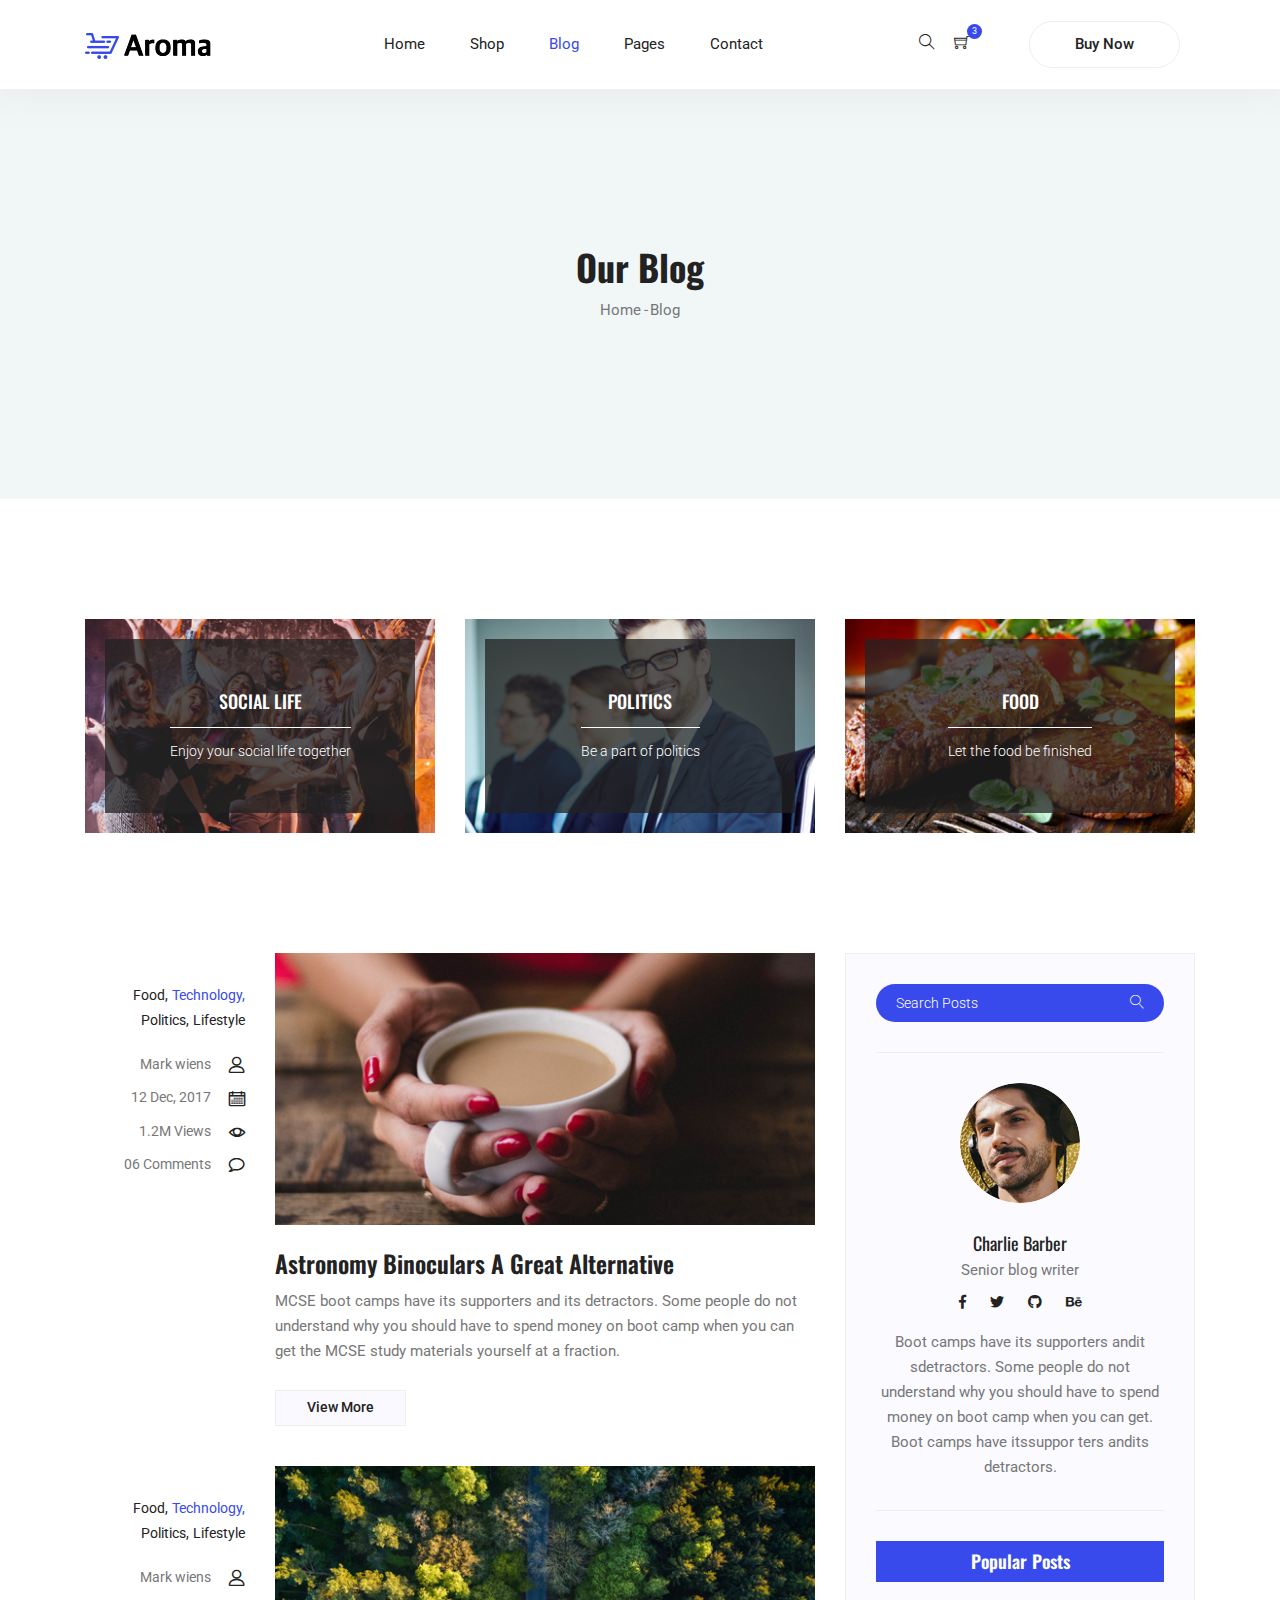
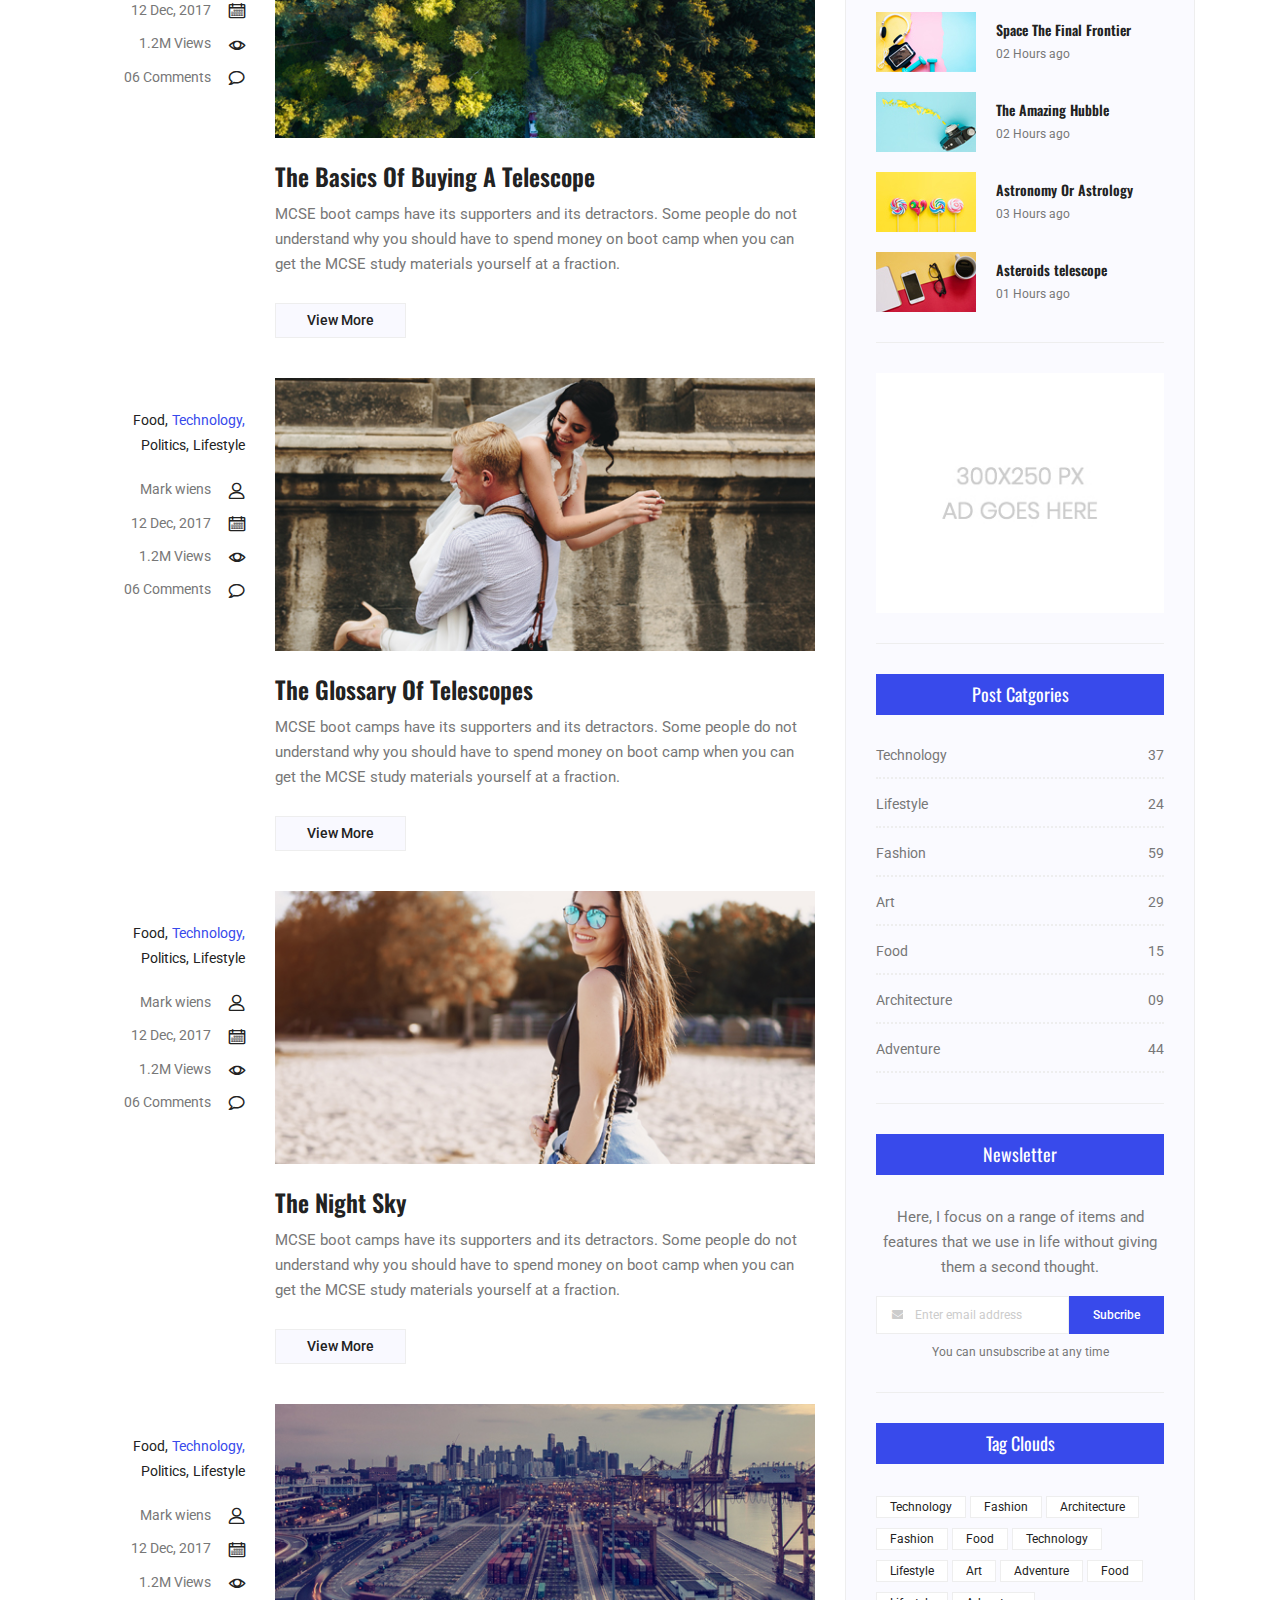
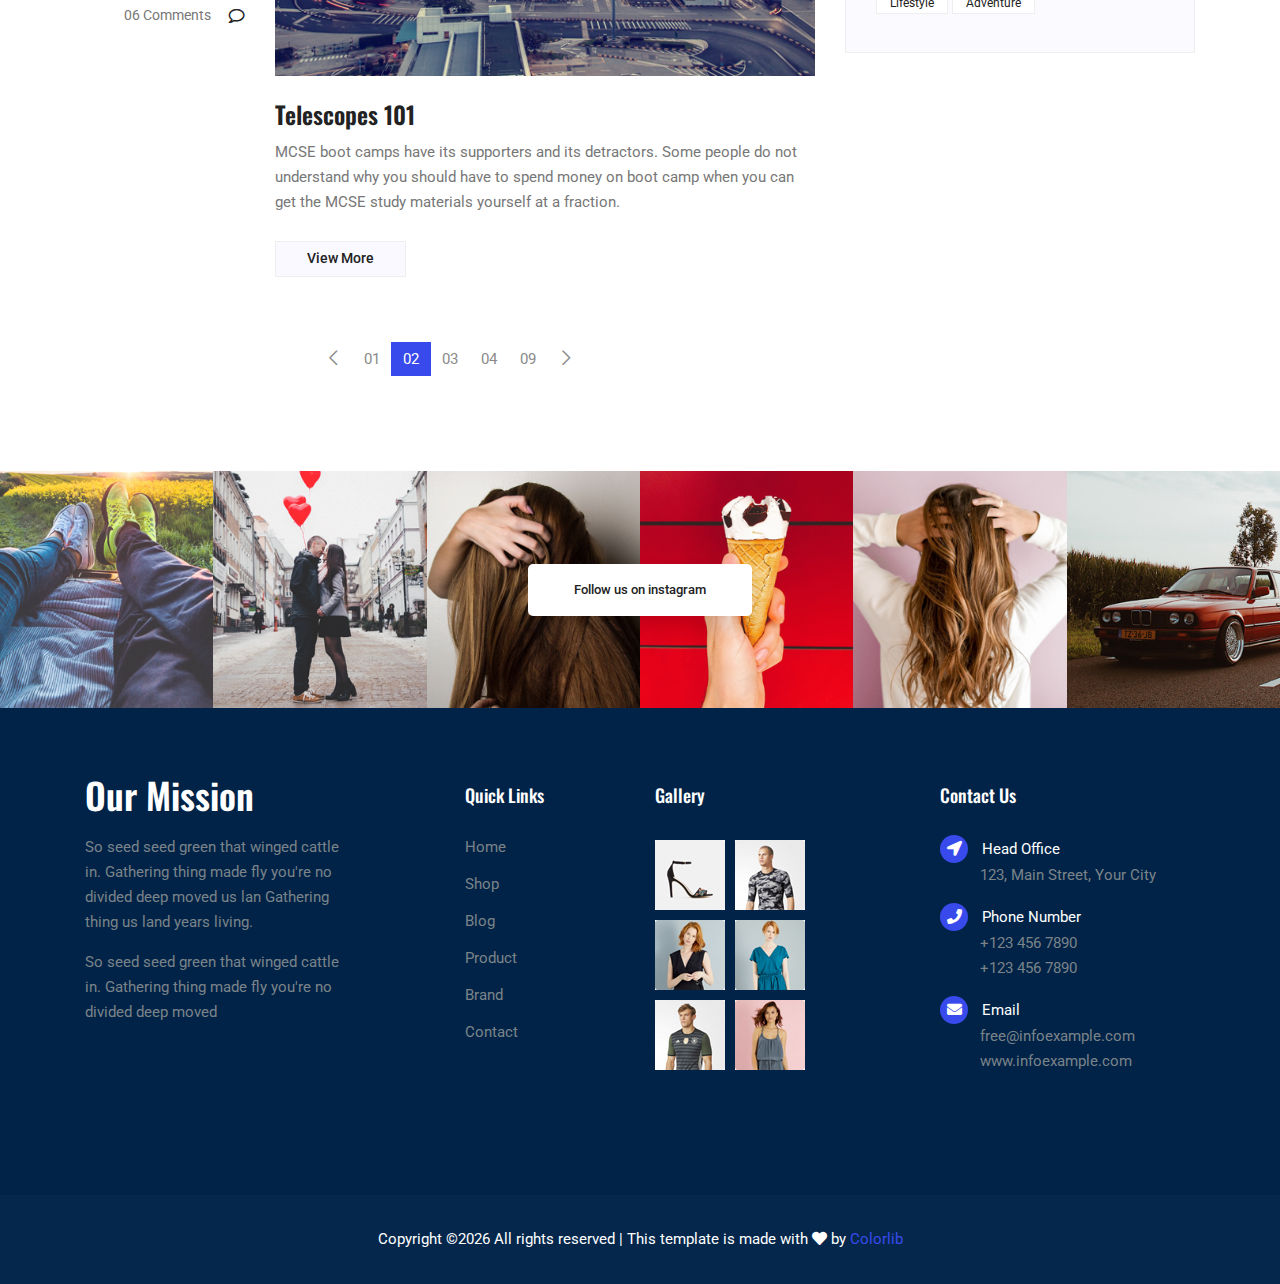
<file: blog.html>
<!DOCTYPE html>
<html lang="en">
<head>
  <meta charset="UTF-8">
  <meta name="viewport" content="width=device-width, initial-scale=1.0">
  <meta http-equiv="X-UA-Compatible" content="ie=edge">
  <title>Aroma Shop - Blog</title>
	<link rel="icon" href="img/Fevicon.png" type="image/png">
  <link rel="stylesheet" href="vendors/bootstrap/bootstrap.min.css">
  <link rel="stylesheet" href="vendors/fontawesome/css/all.min.css">
	<link rel="stylesheet" href="vendors/themify-icons/themify-icons.css">
	<link rel="stylesheet" href="vendors/linericon/style.css">
  <link rel="stylesheet" href="vendors/owl-carousel/owl.theme.default.min.css">
  <link rel="stylesheet" href="vendors/owl-carousel/owl.carousel.min.css">

  <link rel="stylesheet" href="css/style.css">
</head>
<body>
  <!--================ Start Header Menu Area =================-->
	<header class="header_area">
    <div class="main_menu">
      <nav class="navbar navbar-expand-lg navbar-light">
        <div class="container">
          <a class="navbar-brand logo_h" href="index.html"><img src="img/logo.png" alt=""></a>
          <button class="navbar-toggler" type="button" data-toggle="collapse" data-target="#navbarSupportedContent"
            aria-controls="navbarSupportedContent" aria-expanded="false" aria-label="Toggle navigation">
            <span class="icon-bar"></span>
            <span class="icon-bar"></span>
            <span class="icon-bar"></span>
          </button>
          <div class="collapse navbar-collapse offset" id="navbarSupportedContent">
            <ul class="nav navbar-nav menu_nav ml-auto mr-auto">
              <li class="nav-item"><a class="nav-link" href="index.html">Home</a></li>
              <li class="nav-item submenu dropdown">
                <a href="#" class="nav-link dropdown-toggle" data-toggle="dropdown" role="button" aria-haspopup="true"
                  aria-expanded="false">Shop</a>
                <ul class="dropdown-menu">
                  <li class="nav-item"><a class="nav-link" href="category.html">Shop Category</a></li>
                  <li class="nav-item"><a class="nav-link" href="single-product.html">Product Details</a></li>
                  <li class="nav-item"><a class="nav-link" href="checkout.html">Product Checkout</a></li>
                  <li class="nav-item"><a class="nav-link" href="confirmation.html">Confirmation</a></li>
                  <li class="nav-item"><a class="nav-link" href="cart.html">Shopping Cart</a></li>
                </ul>
							</li>
              <li class="nav-item active submenu dropdown">
                <a href="#" class="nav-link dropdown-toggle" data-toggle="dropdown" role="button" aria-haspopup="true"
                  aria-expanded="false">Blog</a>
                <ul class="dropdown-menu">
                  <li class="nav-item active"><a class="nav-link" href="blog.html">Blog Single</a></li>
                  <li class="nav-item"><a class="nav-link" href="single-blog.html">Blog Details</a></li>
                </ul>
							</li>
							<li class="nav-item submenu dropdown">
                <a href="#" class="nav-link dropdown-toggle" data-toggle="dropdown" role="button" aria-haspopup="true"
                  aria-expanded="false">Pages</a>
                <ul class="dropdown-menu">
                  <li class="nav-item"><a class="nav-link" href="login.html">Login</a></li>
                  <li class="nav-item"><a class="nav-link" href="register.html">Register</a></li>
                  <li class="nav-item"><a class="nav-link" href="tracking-order.html">Tracking</a></li>
                </ul>
              </li>
              <li class="nav-item"><a class="nav-link" href="contact.html">Contact</a></li>
            </ul>

            <ul class="nav-shop">
              <li class="nav-item"><button><i class="ti-search"></i></button></li>
              <li class="nav-item"><button><i class="ti-shopping-cart"></i><span class="nav-shop__circle">3</span></button> </li>
              <li class="nav-item"><a class="button button-header" href="#">Buy Now</a></li>
            </ul>
          </div>
        </div>
      </nav>
    </div>
  </header>
	<!--================ End Header Menu Area =================-->


  <!-- ================ start banner area ================= -->	
  <section class="blog-banner-area" id="blog">
    <div class="container h-100">
      <div class="blog-banner">
        <div class="text-center">
          <h1>Our Blog</h1>
          <nav aria-label="breadcrumb" class="banner-breadcrumb">
            <ol class="breadcrumb">
              <li class="breadcrumb-item"><a href="#">Home</a></li>
              <li class="breadcrumb-item active" aria-current="page">Blog</li>
            </ol>
          </nav>
        </div>
      </div>
    </div>
  </section>
  <!-- ================ end banner area ================= -->


  <!--================Blog Categorie Area =================-->
  <section class="blog_categorie_area">
    <div class="container">
      <div class="row">
        <div class="col-sm-6 col-lg-4 mb-4 mb-lg-0">
            <div class="categories_post">
                <img class="card-img rounded-0" src="img/blog/cat-post/cat-post-3.jpg" alt="post">
                <div class="categories_details">
                    <div class="categories_text">
                        <a href="single-blog.html">
                            <h5>Social Life</h5>
                        </a>
                        <div class="border_line"></div>
                        <p>Enjoy your social life together</p>
                    </div>
                </div>
            </div>
        </div>
        <div class="col-sm-6 col-lg-4 mb-4 mb-lg-0">
          <div class="categories_post">
            <img class="card-img rounded-0" src="img/blog/cat-post/cat-post-2.jpg" alt="post">
            <div class="categories_details">
              <div class="categories_text">
                <a href="single-blog.html">
                    <h5>Politics</h5>
                </a>
                <div class="border_line"></div>
                <p>Be a part of politics</p>
              </div>
            </div>
          </div>
        </div>
        <div class="col-sm-6 col-lg-4 mb-4 mb-lg-0">
            <div class="categories_post">
                <img class="card-img rounded-0" src="img/blog/cat-post/cat-post-1.jpg" alt="post">
                <div class="categories_details">
                    <div class="categories_text">
                        <a href="single-blog.html">
                            <h5>Food</h5>
                        </a>
                        <div class="border_line"></div>
                        <p>Let the food be finished</p>
                    </div>
                </div>
            </div>
        </div>
      </div>
    </div>
  </section>
  <!--================Blog Categorie Area =================-->

  <!--================Blog Area =================-->
  <section class="blog_area">
      <div class="container">
          <div class="row">
              <div class="col-lg-8">
                  <div class="blog_left_sidebar">
                      <article class="row blog_item">
                          <div class="col-md-3">
                              <div class="blog_info text-right">
                                  <div class="post_tag">
                                      <a href="#">Food,</a>
                                      <a class="active" href="#">Technology,</a>
                                      <a href="#">Politics,</a>
                                      <a href="#">Lifestyle</a>
                                  </div>
                                  <ul class="blog_meta list">
                                      <li>
                                          <a href="#">Mark wiens
                                              <i class="lnr lnr-user"></i>
                                          </a>
                                      </li>
                                      <li>
                                          <a href="#">12 Dec, 2017
                                              <i class="lnr lnr-calendar-full"></i>
                                          </a>
                                      </li>
                                      <li>
                                          <a href="#">1.2M Views
                                              <i class="lnr lnr-eye"></i>
                                          </a>
                                      </li>
                                      <li>
                                          <a href="#">06 Comments
                                              <i class="lnr lnr-bubble"></i>
                                          </a>
                                      </li>
                                  </ul>
                              </div>
                          </div>
                          <div class="col-md-9">
                              <div class="blog_post">
                                  <img src="img/blog/main-blog/m-blog-1.jpg" alt="">
                                  <div class="blog_details">
                                      <a href="single-blog.html">
                                          <h2>Astronomy Binoculars A Great Alternative</h2>
                                      </a>
                                      <p>MCSE boot camps have its supporters and its detractors. Some people do not understand
                                          why you should have to spend money on boot camp when you can get the MCSE study
                                          materials yourself at a fraction.</p>
                                      <a class="button button-blog" href="single-blog.html">View More</a>
                                  </div>
                              </div>
                          </div>
                      </article>
                      <article class="row blog_item">
                          <div class="col-md-3">
                              <div class="blog_info text-right">
                                  <div class="post_tag">
                                      <a href="#">Food,</a>
                                      <a class="active" href="#">Technology,</a>
                                      <a href="#">Politics,</a>
                                      <a href="#">Lifestyle</a>
                                  </div>
                                  <ul class="blog_meta list">
                                      <li>
                                          <a href="#">Mark wiens
                                              <i class="lnr lnr-user"></i>
                                          </a>
                                      </li>
                                      <li>
                                          <a href="#">12 Dec, 2017
                                              <i class="lnr lnr-calendar-full"></i>
                                          </a>
                                      </li>
                                      <li>
                                          <a href="#">1.2M Views
                                              <i class="lnr lnr-eye"></i>
                                          </a>
                                      </li>
                                      <li>
                                          <a href="#">06 Comments
                                              <i class="lnr lnr-bubble"></i>
                                          </a>
                                      </li>
                                  </ul>
                              </div>
                          </div>
                          <div class="col-md-9">
                              <div class="blog_post">
                                  <img src="img/blog/main-blog/m-blog-2.jpg" alt="">
                                  <div class="blog_details">
                                      <a href="single-blog.html">
                                          <h2>The Basics Of Buying A Telescope</h2>
                                      </a>
                                      <p>MCSE boot camps have its supporters and its detractors. Some people do not understand
                                          why you should have to spend money on boot camp when you can get the MCSE study
                                          materials yourself at a fraction.</p>
                                      <a href="single-blog.html" class="button button-blog">View More</a>
                                  </div>
                              </div>
                          </div>
                      </article>
                      <article class="row blog_item">
                          <div class="col-md-3">
                              <div class="blog_info text-right">
                                  <div class="post_tag">
                                      <a href="#">Food,</a>
                                      <a class="active" href="#">Technology,</a>
                                      <a href="#">Politics,</a>
                                      <a href="#">Lifestyle</a>
                                  </div>
                                  <ul class="blog_meta list">
                                      <li>
                                          <a href="#">Mark wiens
                                              <i class="lnr lnr-user"></i>
                                          </a>
                                      </li>
                                      <li>
                                          <a href="#">12 Dec, 2017
                                              <i class="lnr lnr-calendar-full"></i>
                                          </a>
                                      </li>
                                      <li>
                                          <a href="#">1.2M Views
                                              <i class="lnr lnr-eye"></i>
                                          </a>
                                      </li>
                                      <li>
                                          <a href="#">06 Comments
                                              <i class="lnr lnr-bubble"></i>
                                          </a>
                                      </li>
                                  </ul>
                              </div>
                          </div>
                          <div class="col-md-9">
                              <div class="blog_post">
                                  <img src="img/blog/main-blog/m-blog-3.jpg" alt="">
                                  <div class="blog_details">
                                      <a href="single-blog.html">
                                          <h2>The Glossary Of Telescopes</h2>
                                      </a>
                                      <p>MCSE boot camps have its supporters and its detractors. Some people do not understand
                                          why you should have to spend money on boot camp when you can get the MCSE study
                                          materials yourself at a fraction.</p>
                                      <a href="single-blog.html" class="button button-blog">View More</a>
                                  </div>
                              </div>
                          </div>
                      </article>
                      <article class="row blog_item">
                          <div class="col-md-3">
                              <div class="blog_info text-right">
                                  <div class="post_tag">
                                      <a href="#">Food,</a>
                                      <a class="active" href="#">Technology,</a>
                                      <a href="#">Politics,</a>
                                      <a href="#">Lifestyle</a>
                                  </div>
                                  <ul class="blog_meta list">
                                      <li>
                                          <a href="#">Mark wiens
                                              <i class="lnr lnr-user"></i>
                                          </a>
                                      </li>
                                      <li>
                                          <a href="#">12 Dec, 2017
                                              <i class="lnr lnr-calendar-full"></i>
                                          </a>
                                      </li>
                                      <li>
                                          <a href="#">1.2M Views
                                              <i class="lnr lnr-eye"></i>
                                          </a>
                                      </li>
                                      <li>
                                          <a href="#">06 Comments
                                              <i class="lnr lnr-bubble"></i>
                                          </a>
                                      </li>
                                  </ul>
                              </div>
                          </div>
                          <div class="col-md-9">
                              <div class="blog_post">
                                  <img src="img/blog/main-blog/m-blog-4.jpg" alt="">
                                  <div class="blog_details">
                                      <a href="single-blog.html">
                                          <h2>The Night Sky</h2>
                                      </a>
                                      <p>MCSE boot camps have its supporters and its detractors. Some people do not understand
                                          why you should have to spend money on boot camp when you can get the MCSE study
                                          materials yourself at a fraction.</p>
                                      <a href="single-blog.html" class="button button-blog">View More</a>
                                  </div>
                              </div>
                          </div>
                      </article>
                      <article class="row blog_item">
                          <div class="col-md-3">
                              <div class="blog_info text-right">
                                  <div class="post_tag">
                                      <a href="#">Food,</a>
                                      <a class="active" href="#">Technology,</a>
                                      <a href="#">Politics,</a>
                                      <a href="#">Lifestyle</a>
                                  </div>
                                  <ul class="blog_meta list">
                                      <li>
                                          <a href="#">Mark wiens
                                              <i class="lnr lnr-user"></i>
                                          </a>
                                      </li>
                                      <li>
                                          <a href="#">12 Dec, 2017
                                              <i class="lnr lnr-calendar-full"></i>
                                          </a>
                                      </li>
                                      <li>
                                          <a href="#">1.2M Views
                                              <i class="lnr lnr-eye"></i>
                                          </a>
                                      </li>
                                      <li>
                                          <a href="#">06 Comments
                                              <i class="lnr lnr-bubble"></i>
                                          </a>
                                      </li>
                                  </ul>
                              </div>
                          </div>
                          <div class="col-md-9">
                              <div class="blog_post">
                                  <img src="img/blog/main-blog/m-blog-5.jpg" alt="">
                                  <div class="blog_details">
                                      <a href="single-blog.html">
                                          <h2>Telescopes 101</h2>
                                      </a>
                                      <p>MCSE boot camps have its supporters and its detractors. Some people do not understand
                                          why you should have to spend money on boot camp when you can get the MCSE study
                                          materials yourself at a fraction.</p>
                                      <a href="single-blog.html" class="button button-blog">View More</a>
                                  </div>
                              </div>
                          </div>
                      </article>
                      <nav class="blog-pagination justify-content-center d-flex">
                          <ul class="pagination">
                              <li class="page-item">
                                  <a href="#" class="page-link" aria-label="Previous">
                                      <span aria-hidden="true">
                                          <span class="lnr lnr-chevron-left"></span>
                                      </span>
                                  </a>
                              </li>
                              <li class="page-item">
                                  <a href="#" class="page-link">01</a>
                              </li>
                              <li class="page-item active">
                                  <a href="#" class="page-link">02</a>
                              </li>
                              <li class="page-item">
                                  <a href="#" class="page-link">03</a>
                              </li>
                              <li class="page-item">
                                  <a href="#" class="page-link">04</a>
                              </li>
                              <li class="page-item">
                                  <a href="#" class="page-link">09</a>
                              </li>
                              <li class="page-item">
                                  <a href="#" class="page-link" aria-label="Next">
                                      <span aria-hidden="true">
                                          <span class="lnr lnr-chevron-right"></span>
                                      </span>
                                  </a>
                              </li>
                          </ul>
                      </nav>
                  </div>
              </div>
              <div class="col-lg-4">
                  <div class="blog_right_sidebar">
                      <aside class="single_sidebar_widget search_widget">
                          <div class="input-group">
                              <input type="text" class="form-control" placeholder="Search Posts">
                              <span class="input-group-btn">
                                  <button class="btn btn-default" type="button">
                                      <i class="lnr lnr-magnifier"></i>
                                  </button>
                              </span>
                          </div>
                          <!-- /input-group -->
                          <div class="br"></div>
                      </aside>
                      <aside class="single_sidebar_widget author_widget">
                          <img class="author_img rounded-circle" src="img/blog/author.png" alt="">
                          <h4>Charlie Barber</h4>
                          <p>Senior blog writer</p>
                          <div class="social_icon">
                              <a href="#">
                                  <i class="fab fa-facebook-f"></i>
                              </a>
                              <a href="#">
                                  <i class="fab fa-twitter"></i>
                              </a>
                              <a href="#">
                                  <i class="fab fa-github"></i>
                              </a>
                              <a href="#">
                                <i class="fab fa-behance"></i>
                              </a>
                          </div>
                          <p>Boot camps have its supporters andit sdetractors. Some people do not understand why you should
                              have to spend money on boot camp when you can get. Boot camps have itssuppor ters andits
                              detractors.
                          </p>
                          <div class="br"></div>
                      </aside>
                      <aside class="single_sidebar_widget popular_post_widget">
                          <h3 class="widget_title">Popular Posts</h3>
                          <div class="media post_item">
                              <img src="img/blog/popular-post/post1.jpg" alt="post">
                              <div class="media-body">
                                  <a href="single-blog.html">
                                      <h3>Space The Final Frontier</h3>
                                  </a>
                                  <p>02 Hours ago</p>
                              </div>
                          </div>
                          <div class="media post_item">
                              <img src="img/blog/popular-post/post2.jpg" alt="post">
                              <div class="media-body">
                                  <a href="single-blog.html">
                                      <h3>The Amazing Hubble</h3>
                                  </a>
                                  <p>02 Hours ago</p>
                              </div>
                          </div>
                          <div class="media post_item">
                              <img src="img/blog/popular-post/post3.jpg" alt="post">
                              <div class="media-body">
                                  <a href="single-blog.html">
                                      <h3>Astronomy Or Astrology</h3>
                                  </a>
                                  <p>03 Hours ago</p>
                              </div>
                          </div>
                          <div class="media post_item">
                              <img src="img/blog/popular-post/post4.jpg" alt="post">
                              <div class="media-body">
                                  <a href="single-blog.html">
                                      <h3>Asteroids telescope</h3>
                                  </a>
                                  <p>01 Hours ago</p>
                              </div>
                          </div>
                          <div class="br"></div>
                      </aside>
                      <aside class="single_sidebar_widget ads_widget">
                          <a href="#">
                              <img class="img-fluid" src="img/blog/add.jpg" alt="">
                          </a>
                          <div class="br"></div>
                      </aside>
                      <aside class="single_sidebar_widget post_category_widget">
                          <h4 class="widget_title">Post Catgories</h4>
                          <ul class="list cat-list">
                              <li>
                                  <a href="#" class="d-flex justify-content-between">
                                      <p>Technology</p>
                                      <p>37</p>
                                  </a>
                              </li>
                              <li>
                                  <a href="#" class="d-flex justify-content-between">
                                      <p>Lifestyle</p>
                                      <p>24</p>
                                  </a>
                              </li>
                              <li>
                                  <a href="#" class="d-flex justify-content-between">
                                      <p>Fashion</p>
                                      <p>59</p>
                                  </a>
                              </li>
                              <li>
                                  <a href="#" class="d-flex justify-content-between">
                                      <p>Art</p>
                                      <p>29</p>
                                  </a>
                              </li>
                              <li>
                                  <a href="#" class="d-flex justify-content-between">
                                      <p>Food</p>
                                      <p>15</p>
                                  </a>
                              </li>
                              <li>
                                  <a href="#" class="d-flex justify-content-between">
                                      <p>Architecture</p>
                                      <p>09</p>
                                  </a>
                              </li>
                              <li>
                                  <a href="#" class="d-flex justify-content-between">
                                      <p>Adventure</p>
                                      <p>44</p>
                                  </a>
                              </li>
                          </ul>
                          <div class="br"></div>
                      </aside>
                      <aside class="single-sidebar-widget newsletter_widget">
                          <h4 class="widget_title">Newsletter</h4>
                          <p>
                              Here, I focus on a range of items and features that we use in life without giving them a second thought.
                          </p>
                          <div class="form-group d-flex flex-row">
                              <div class="input-group">
                                  <div class="input-group-prepend">
                                      <div class="input-group-text">
                                          <i class="fa fa-envelope" aria-hidden="true"></i>
                                      </div>
                                  </div>
                                  <input type="text" class="form-control" id="inlineFormInputGroup" placeholder="Enter email address" onfocus="this.placeholder = ''"
                                      onblur="this.placeholder = 'Enter email'">
                              </div>
                              <a href="#" class="bbtns">Subcribe</a>
                          </div>
                          <p class="text-bottom">You can unsubscribe at any time</p>
                          <div class="br"></div>
                      </aside>
                      <aside class="single-sidebar-widget tag_cloud_widget">
                          <h4 class="widget_title">Tag Clouds</h4>
                          <ul class="list">
                              <li>
                                  <a href="#">Technology</a>
                              </li>
                              <li>
                                  <a href="#">Fashion</a>
                              </li>
                              <li>
                                  <a href="#">Architecture</a>
                              </li>
                              <li>
                                  <a href="#">Fashion</a>
                              </li>
                              <li>
                                  <a href="#">Food</a>
                              </li>
                              <li>
                                  <a href="#">Technology</a>
                              </li>
                              <li>
                                  <a href="#">Lifestyle</a>
                              </li>
                              <li>
                                  <a href="#">Art</a>
                              </li>
                              <li>
                                  <a href="#">Adventure</a>
                              </li>
                              <li>
                                  <a href="#">Food</a>
                              </li>
                              <li>
                                  <a href="#">Lifestyle</a>
                              </li>
                              <li>
                                  <a href="#">Adventure</a>
                              </li>
                          </ul>
                      </aside>
                  </div>
              </div>
          </div>
      </div>
  </section>
  <!--================Blog Area =================-->

  <!--================Instagram Area =================-->
  <section class="instagram_area">
    <div class="container box_1620">
      <div class="insta_btn">
        <a class="btn theme_btn" href="#">Follow us on instagram</a>
      </div>
      <div class="instagram_image row m0">
        <a href="#"><img src="img/instagram/ins-1.jpg" alt=""></a>
        <a href="#"><img src="img/instagram/ins-2.jpg" alt=""></a>
        <a href="#"><img src="img/instagram/ins-3.jpg" alt=""></a>
        <a href="#"><img src="img/instagram/ins-4.jpg" alt=""></a>
        <a href="#"><img src="img/instagram/ins-5.jpg" alt=""></a>
        <a href="#"><img src="img/instagram/ins-6.jpg" alt=""></a>
      </div>
    </div>
  </section>
  <!--================End Instagram Area =================-->
  

  <!--================ Start footer Area  =================-->	
	<footer>
		<div class="footer-area">
			<div class="container">
				<div class="row section_gap">
					<div class="col-lg-3 col-md-6 col-sm-6">
						<div class="single-footer-widget tp_widgets">
							<h4 class="footer_title large_title">Our Mission</h4>
							<p>
								So seed seed green that winged cattle in. Gathering thing made fly you're no 
								divided deep moved us lan Gathering thing us land years living.
							</p>
							<p>
								So seed seed green that winged cattle in. Gathering thing made fly you're no divided deep moved 
							</p>
						</div>
					</div>
					<div class="offset-lg-1 col-lg-2 col-md-6 col-sm-6">
						<div class="single-footer-widget tp_widgets">
							<h4 class="footer_title">Quick Links</h4>
							<ul class="list">
								<li><a href="#">Home</a></li>
								<li><a href="#">Shop</a></li>
								<li><a href="#">Blog</a></li>
								<li><a href="#">Product</a></li>
								<li><a href="#">Brand</a></li>
								<li><a href="#">Contact</a></li>
							</ul>
						</div>
					</div>
					<div class="col-lg-2 col-md-6 col-sm-6">
						<div class="single-footer-widget instafeed">
							<h4 class="footer_title">Gallery</h4>
							<ul class="list instafeed d-flex flex-wrap">
								<li><img src="img/gallery/r1.jpg" alt=""></li>
								<li><img src="img/gallery/r2.jpg" alt=""></li>
								<li><img src="img/gallery/r3.jpg" alt=""></li>
								<li><img src="img/gallery/r5.jpg" alt=""></li>
								<li><img src="img/gallery/r7.jpg" alt=""></li>
								<li><img src="img/gallery/r8.jpg" alt=""></li>
							</ul>
						</div>
					</div>
					<div class="offset-lg-1 col-lg-3 col-md-6 col-sm-6">
						<div class="single-footer-widget tp_widgets">
							<h4 class="footer_title">Contact Us</h4>
							<div class="ml-40">
								<p class="sm-head">
									<span class="fa fa-location-arrow"></span>
									Head Office
								</p>
								<p>123, Main Street, Your City</p>
	
								<p class="sm-head">
									<span class="fa fa-phone"></span>
									Phone Number
								</p>
								<p>
									+123 456 7890 <br>
									+123 456 7890
								</p>
	
								<p class="sm-head">
									<span class="fa fa-envelope"></span>
									Email
								</p>
								<p>
									free@infoexample.com <br>
									www.infoexample.com
								</p>
							</div>
						</div>
					</div>
				</div>
			</div>
		</div>

		<div class="footer-bottom">
			<div class="container">
				<div class="row d-flex">
					<p class="col-lg-12 footer-text text-center">
						<!-- Link back to Colorlib can't be removed. Template is licensed under CC BY 3.0. -->
Copyright &copy;<script>document.write(new Date().getFullYear());</script> All rights reserved | This template is made with <i class="fa fa-heart" aria-hidden="true"></i> by <a href="https://colorlib.com" target="_blank">Colorlib</a>
<!-- Link back to Colorlib can't be removed. Template is licensed under CC BY 3.0. --></p>
				</div>
			</div>
		</div>
	</footer>
	<!--================ End footer Area  =================-->



  <script src="vendors/jquery/jquery-3.2.1.min.js"></script>
  <script src="vendors/bootstrap/bootstrap.bundle.min.js"></script>
  <script src="vendors/skrollr.min.js"></script>
  <script src="vendors/owl-carousel/owl.carousel.min.js"></script>
  <script src="vendors/nice-select/jquery.nice-select.min.js"></script>
  <script src="vendors/jquery.ajaxchimp.min.js"></script>
  <script src="vendors/mail-script.js"></script>
  <script src="js/main.js"></script>
</body>
</html>
</file>
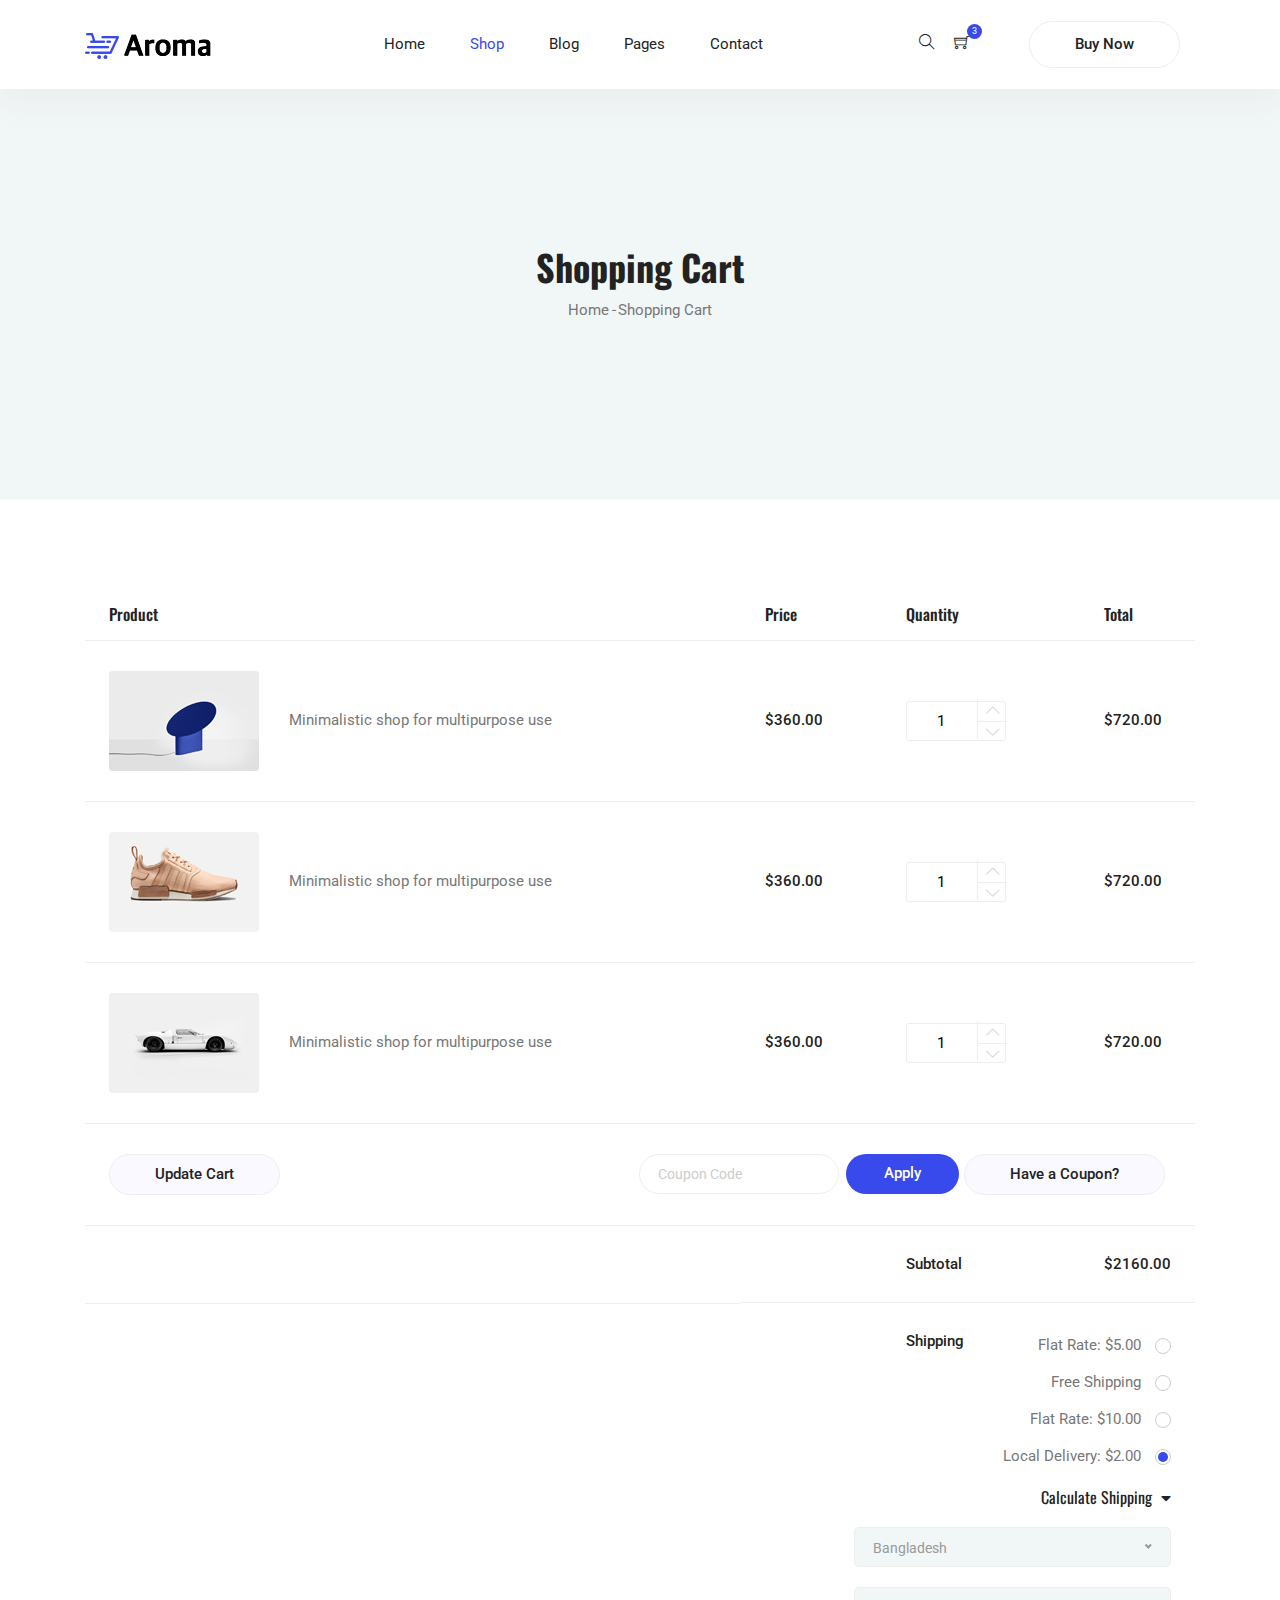
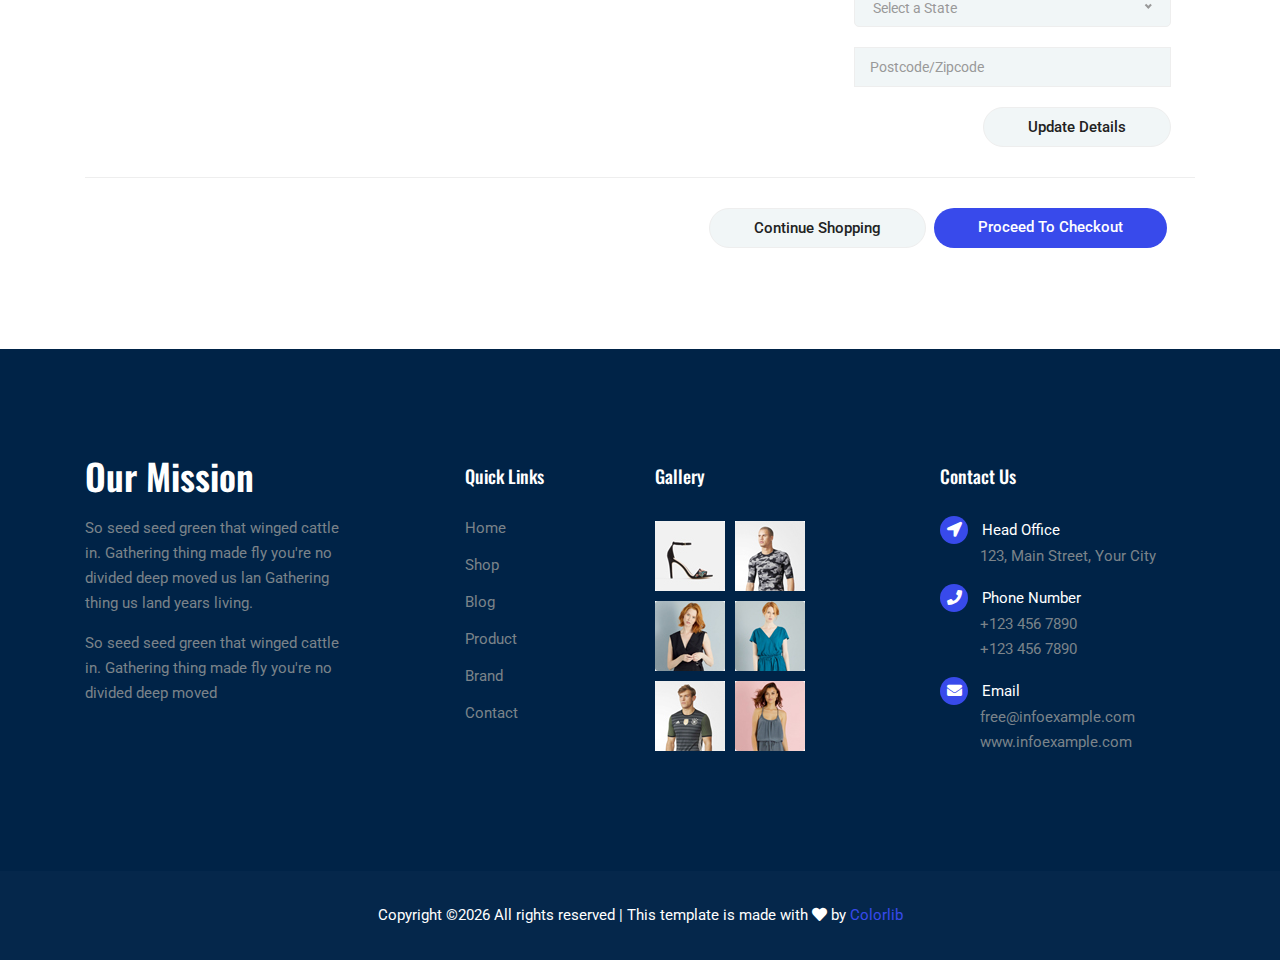
<file: cart.html>
<!DOCTYPE html>
<html lang="en">
<head>
  <meta charset="UTF-8">
  <meta name="viewport" content="width=device-width, initial-scale=1.0">
  <meta http-equiv="X-UA-Compatible" content="ie=edge">
  <title>Aroma Shop - Cart</title>
	<link rel="icon" href="img/Fevicon.png" type="image/png">
  <link rel="stylesheet" href="vendors/bootstrap/bootstrap.min.css">
  <link rel="stylesheet" href="vendors/fontawesome/css/all.min.css">
	<link rel="stylesheet" href="vendors/themify-icons/themify-icons.css">
	<link rel="stylesheet" href="vendors/linericon/style.css">
  <link rel="stylesheet" href="vendors/owl-carousel/owl.theme.default.min.css">
  <link rel="stylesheet" href="vendors/owl-carousel/owl.carousel.min.css">
  <link rel="stylesheet" href="vendors/nice-select/nice-select.css">
  <link rel="stylesheet" href="vendors/nouislider/nouislider.min.css">

  <link rel="stylesheet" href="css/style.css">
</head>
<body>
  <!--================ Start Header Menu Area =================-->
	<header class="header_area">
    <div class="main_menu">
      <nav class="navbar navbar-expand-lg navbar-light">
        <div class="container">
          <a class="navbar-brand logo_h" href="index.html"><img src="img/logo.png" alt=""></a>
          <button class="navbar-toggler" type="button" data-toggle="collapse" data-target="#navbarSupportedContent"
            aria-controls="navbarSupportedContent" aria-expanded="false" aria-label="Toggle navigation">
            <span class="icon-bar"></span>
            <span class="icon-bar"></span>
            <span class="icon-bar"></span>
          </button>
          <div class="collapse navbar-collapse offset" id="navbarSupportedContent">
            <ul class="nav navbar-nav menu_nav ml-auto mr-auto">
              <li class="nav-item"><a class="nav-link" href="index.html">Home</a></li>
              <li class="nav-item active submenu dropdown">
                <a href="#" class="nav-link dropdown-toggle" data-toggle="dropdown" role="button" aria-haspopup="true"
                  aria-expanded="false">Shop</a>
                <ul class="dropdown-menu">
                  <li class="nav-item"><a class="nav-link" href="category.html">Shop Category</a></li>
                  <li class="nav-item"><a class="nav-link" href="single-product.html">Product Details</a></li>
                  <li class="nav-item"><a class="nav-link" href="checkout.html">Product Checkout</a></li>
                  <li class="nav-item"><a class="nav-link" href="confirmation.html">Confirmation</a></li>
                  <li class="nav-item"><a class="nav-link" href="cart.html">Shopping Cart</a></li>
                </ul>
							</li>
              <li class="nav-item submenu dropdown">
                <a href="#" class="nav-link dropdown-toggle" data-toggle="dropdown" role="button" aria-haspopup="true"
                  aria-expanded="false">Blog</a>
                <ul class="dropdown-menu">
                  <li class="nav-item"><a class="nav-link" href="blog.html">Blog</a></li>
                  <li class="nav-item"><a class="nav-link" href="register.html">Register</a></li>
                  <li class="nav-item"><a class="nav-link" href="single-blog.html">Blog Details</a></li>
                </ul>
							</li>
							<li class="nav-item submenu dropdown">
                <a href="#" class="nav-link dropdown-toggle" data-toggle="dropdown" role="button" aria-haspopup="true"
                  aria-expanded="false">Pages</a>
                <ul class="dropdown-menu">
                  <li class="nav-item"><a class="nav-link" href="login.html">Login</a></li>
                  <li class="nav-item"><a class="nav-link" href="tracking-order.html">Tracking</a></li>
                </ul>
              </li>
              <li class="nav-item"><a class="nav-link" href="contact.html">Contact</a></li>
            </ul>

            <ul class="nav-shop">
              <li class="nav-item"><button><i class="ti-search"></i></button></li>
              <li class="nav-item"><button><i class="ti-shopping-cart"></i><span class="nav-shop__circle">3</span></button> </li>
              <li class="nav-item"><a class="button button-header" href="#">Buy Now</a></li>
            </ul>
          </div>
        </div>
      </nav>
    </div>
  </header>
	<!--================ End Header Menu Area =================-->

	<!-- ================ start banner area ================= -->	
	<section class="blog-banner-area" id="category">
		<div class="container h-100">
			<div class="blog-banner">
				<div class="text-center">
					<h1>Shopping Cart</h1>
					<nav aria-label="breadcrumb" class="banner-breadcrumb">
            <ol class="breadcrumb">
              <li class="breadcrumb-item"><a href="#">Home</a></li>
              <li class="breadcrumb-item active" aria-current="page">Shopping Cart</li>
            </ol>
          </nav>
				</div>
			</div>
    </div>
	</section>
	<!-- ================ end banner area ================= -->
  
  

  <!--================Cart Area =================-->
  <section class="cart_area">
      <div class="container">
          <div class="cart_inner">
              <div class="table-responsive">
                  <table class="table">
                      <thead>
                          <tr>
                              <th scope="col">Product</th>
                              <th scope="col">Price</th>
                              <th scope="col">Quantity</th>
                              <th scope="col">Total</th>
                          </tr>
                      </thead>
                      <tbody>
                          <tr>
                              <td>
                                  <div class="media">
                                      <div class="d-flex">
                                          <img src="img/cart/cart1.png" alt="">
                                      </div>
                                      <div class="media-body">
                                          <p>Minimalistic shop for multipurpose use</p>
                                      </div>
                                  </div>
                              </td>
                              <td>
                                  <h5>$360.00</h5>
                              </td>
                              <td>
                                  <div class="product_count">
                                      <input type="text" name="qty" id="sst" maxlength="12" value="1" title="Quantity:"
                                          class="input-text qty">
                                      <button onclick="var result = document.getElementById('sst'); var sst = result.value; if( !isNaN( sst )) result.value++;return false;"
                                          class="increase items-count" type="button"><i class="lnr lnr-chevron-up"></i></button>
                                      <button onclick="var result = document.getElementById('sst'); var sst = result.value; if( !isNaN( sst ) &amp;&amp; sst > 0 ) result.value--;return false;"
                                          class="reduced items-count" type="button"><i class="lnr lnr-chevron-down"></i></button>
                                  </div>
                              </td>
                              <td>
                                  <h5>$720.00</h5>
                              </td>
                          </tr>
                          <tr>
                              <td>
                                  <div class="media">
                                      <div class="d-flex">
                                          <img src="img/cart/cart2.png" alt="">
                                      </div>
                                      <div class="media-body">
                                          <p>Minimalistic shop for multipurpose use</p>
                                      </div>
                                  </div>
                              </td>
                              <td>
                                  <h5>$360.00</h5>
                              </td>
                              <td>
                                  <div class="product_count">
                                      <input type="text" name="qty" id="sst" maxlength="12" value="1" title="Quantity:"
                                          class="input-text qty">
                                      <button onclick="var result = document.getElementById('sst'); var sst = result.value; if( !isNaN( sst )) result.value++;return false;"
                                          class="increase items-count" type="button"><i class="lnr lnr-chevron-up"></i></button>
                                      <button onclick="var result = document.getElementById('sst'); var sst = result.value; if( !isNaN( sst ) &amp;&amp; sst > 0 ) result.value--;return false;"
                                          class="reduced items-count" type="button"><i class="lnr lnr-chevron-down"></i></button>
                                  </div>
                              </td>
                              <td>
                                  <h5>$720.00</h5>
                              </td>
                          </tr>
                          <tr>
                              <td>
                                  <div class="media">
                                      <div class="d-flex">
                                          <img src="img/cart/cart3.png" alt="">
                                      </div>
                                      <div class="media-body">
                                          <p>Minimalistic shop for multipurpose use</p>
                                      </div>
                                  </div>
                              </td>
                              <td>
                                  <h5>$360.00</h5>
                              </td>
                              <td>
                                  <div class="product_count">
                                      <input type="text" name="qty" id="sst" maxlength="12" value="1" title="Quantity:"
                                          class="input-text qty">
                                      <button onclick="var result = document.getElementById('sst'); var sst = result.value; if( !isNaN( sst )) result.value++;return false;"
                                          class="increase items-count" type="button"><i class="lnr lnr-chevron-up"></i></button>
                                      <button onclick="var result = document.getElementById('sst'); var sst = result.value; if( !isNaN( sst ) &amp;&amp; sst > 0 ) result.value--;return false;"
                                          class="reduced items-count" type="button"><i class="lnr lnr-chevron-down"></i></button>
                                  </div>
                              </td>
                              <td>
                                  <h5>$720.00</h5>
                              </td>
                          </tr>
                          <tr class="bottom_button">
                              <td>
                                  <a class="button" href="#">Update Cart</a>
                              </td>
                              <td>

                              </td>
                              <td>

                              </td>
                              <td>
                                  <div class="cupon_text d-flex align-items-center">
                                      <input type="text" placeholder="Coupon Code">
                                      <a class="primary-btn" href="#">Apply</a>
                                      <a class="button" href="#">Have a Coupon?</a>
                                  </div>
                              </td>
                          </tr>
                          <tr>
                              <td>

                              </td>
                              <td>

                              </td>
                              <td>
                                  <h5>Subtotal</h5>
                              </td>
                              <td>
                                  <h5>$2160.00</h5>
                              </td>
                          </tr>
                          <tr class="shipping_area">
                              <td class="d-none d-md-block">

                              </td>
                              <td>

                              </td>
                              <td>
                                  <h5>Shipping</h5>
                              </td>
                              <td>
                                  <div class="shipping_box">
                                      <ul class="list">
                                          <li><a href="#">Flat Rate: $5.00</a></li>
                                          <li><a href="#">Free Shipping</a></li>
                                          <li><a href="#">Flat Rate: $10.00</a></li>
                                          <li class="active"><a href="#">Local Delivery: $2.00</a></li>
                                      </ul>
                                      <h6>Calculate Shipping <i class="fa fa-caret-down" aria-hidden="true"></i></h6>
                                      <select class="shipping_select">
                                          <option value="1">Bangladesh</option>
                                          <option value="2">India</option>
                                          <option value="4">Pakistan</option>
                                      </select>
                                      <select class="shipping_select">
                                          <option value="1">Select a State</option>
                                          <option value="2">Select a State</option>
                                          <option value="4">Select a State</option>
                                      </select>
                                      <input type="text" placeholder="Postcode/Zipcode">
                                      <a class="gray_btn" href="#">Update Details</a>
                                  </div>
                              </td>
                          </tr>
                          <tr class="out_button_area">
                              <td class="d-none-l">

                              </td>
                              <td class="">

                              </td>
                              <td>

                              </td>
                              <td>
                                  <div class="checkout_btn_inner d-flex align-items-center">
                                      <a class="gray_btn" href="#">Continue Shopping</a>
                                      <a class="primary-btn ml-2" href="#">Proceed to checkout</a>
                                  </div>
                              </td>
                          </tr>
                      </tbody>
                  </table>
              </div>
          </div>
      </div>
  </section>
  <!--================End Cart Area =================-->



  <!--================ Start footer Area  =================-->	
	<footer>
		<div class="footer-area footer-only">
			<div class="container">
				<div class="row section_gap">
					<div class="col-lg-3 col-md-6 col-sm-6">
						<div class="single-footer-widget tp_widgets ">
							<h4 class="footer_title large_title">Our Mission</h4>
							<p>
								So seed seed green that winged cattle in. Gathering thing made fly you're no 
								divided deep moved us lan Gathering thing us land years living.
							</p>
							<p>
								So seed seed green that winged cattle in. Gathering thing made fly you're no divided deep moved 
							</p>
						</div>
					</div>
					<div class="offset-lg-1 col-lg-2 col-md-6 col-sm-6">
						<div class="single-footer-widget tp_widgets">
							<h4 class="footer_title">Quick Links</h4>
							<ul class="list">
								<li><a href="#">Home</a></li>
								<li><a href="#">Shop</a></li>
								<li><a href="#">Blog</a></li>
								<li><a href="#">Product</a></li>
								<li><a href="#">Brand</a></li>
								<li><a href="#">Contact</a></li>
							</ul>
						</div>
					</div>
					<div class="col-lg-2 col-md-6 col-sm-6">
						<div class="single-footer-widget instafeed">
							<h4 class="footer_title">Gallery</h4>
							<ul class="list instafeed d-flex flex-wrap">
								<li><img src="img/gallery/r1.jpg" alt=""></li>
								<li><img src="img/gallery/r2.jpg" alt=""></li>
								<li><img src="img/gallery/r3.jpg" alt=""></li>
								<li><img src="img/gallery/r5.jpg" alt=""></li>
								<li><img src="img/gallery/r7.jpg" alt=""></li>
								<li><img src="img/gallery/r8.jpg" alt=""></li>
							</ul>
						</div>
					</div>
					<div class="offset-lg-1 col-lg-3 col-md-6 col-sm-6">
						<div class="single-footer-widget tp_widgets">
							<h4 class="footer_title">Contact Us</h4>
							<div class="ml-40">
								<p class="sm-head">
									<span class="fa fa-location-arrow"></span>
									Head Office
								</p>
								<p>123, Main Street, Your City</p>
	
								<p class="sm-head">
									<span class="fa fa-phone"></span>
									Phone Number
								</p>
								<p>
									+123 456 7890 <br>
									+123 456 7890
								</p>
	
								<p class="sm-head">
									<span class="fa fa-envelope"></span>
									Email
								</p>
								<p>
									free@infoexample.com <br>
									www.infoexample.com
								</p>
							</div>
						</div>
					</div>
				</div>
			</div>
		</div>

		<div class="footer-bottom">
			<div class="container">
				<div class="row d-flex">
					<p class="col-lg-12 footer-text text-center">
						<!-- Link back to Colorlib can't be removed. Template is licensed under CC BY 3.0. -->
Copyright &copy;<script>document.write(new Date().getFullYear());</script> All rights reserved | This template is made with <i class="fa fa-heart" aria-hidden="true"></i> by <a href="https://colorlib.com" target="_blank">Colorlib</a>
<!-- Link back to Colorlib can't be removed. Template is licensed under CC BY 3.0. --></p>
				</div>
			</div>
		</div>
	</footer>
	<!--================ End footer Area  =================-->



  <script src="vendors/jquery/jquery-3.2.1.min.js"></script>
  <script src="vendors/bootstrap/bootstrap.bundle.min.js"></script>
  <script src="vendors/skrollr.min.js"></script>
  <script src="vendors/owl-carousel/owl.carousel.min.js"></script>
  <script src="vendors/nice-select/jquery.nice-select.min.js"></script>
  <script src="vendors/jquery.ajaxchimp.min.js"></script>
  <script src="vendors/mail-script.js"></script>
  <script src="js/main.js"></script>
</body>
</html>
</file>
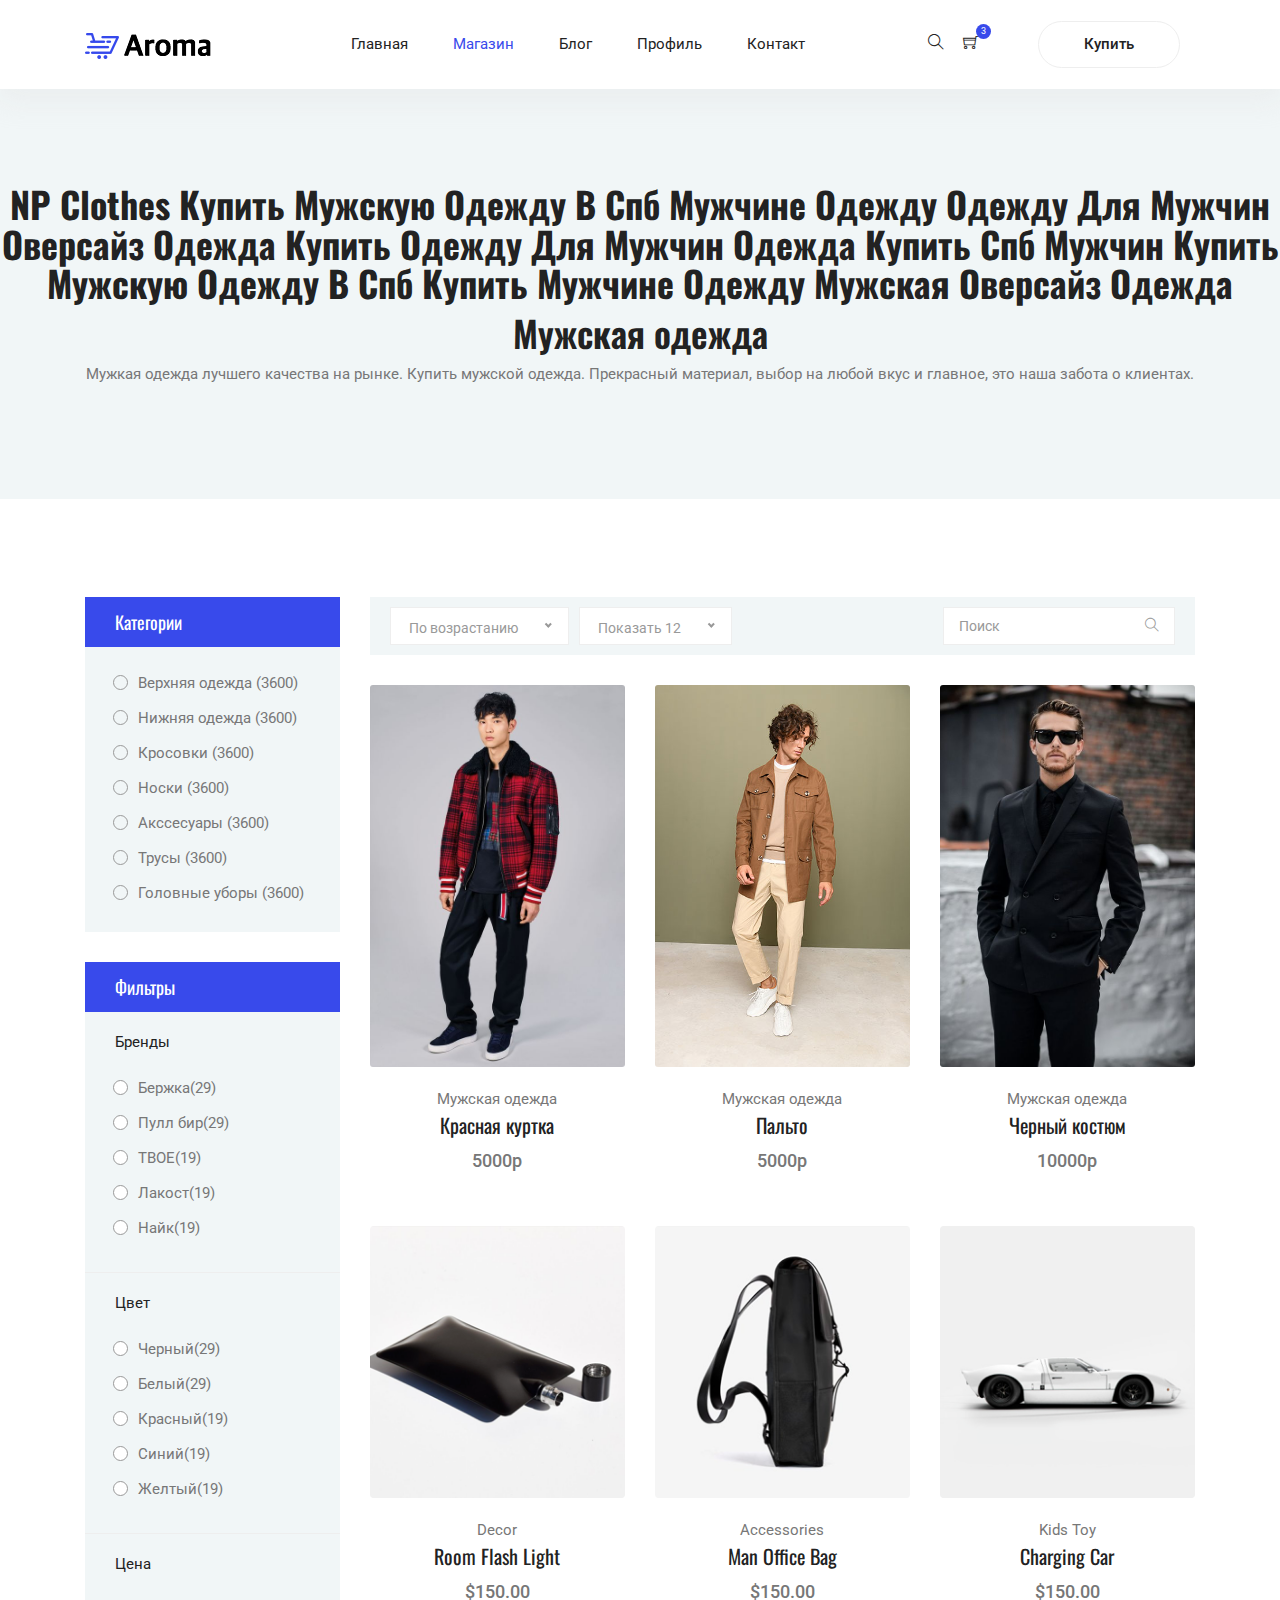
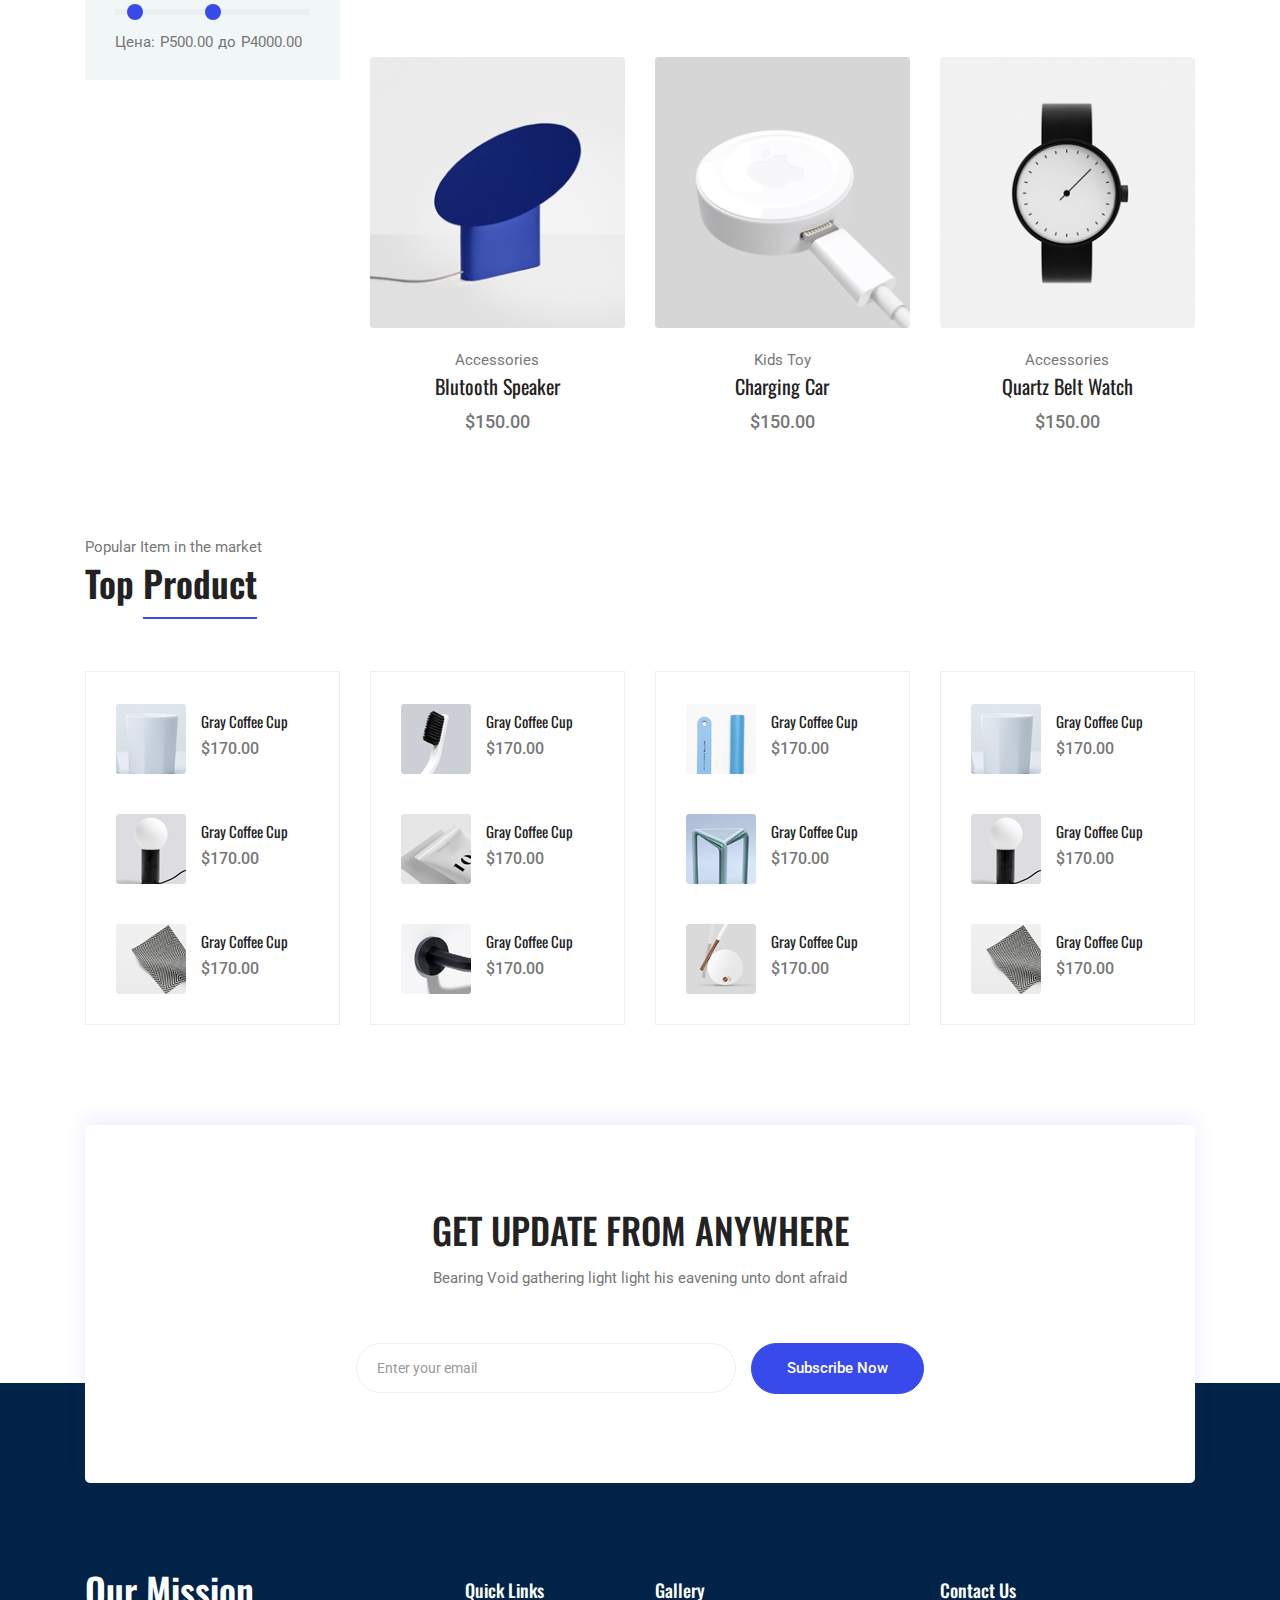
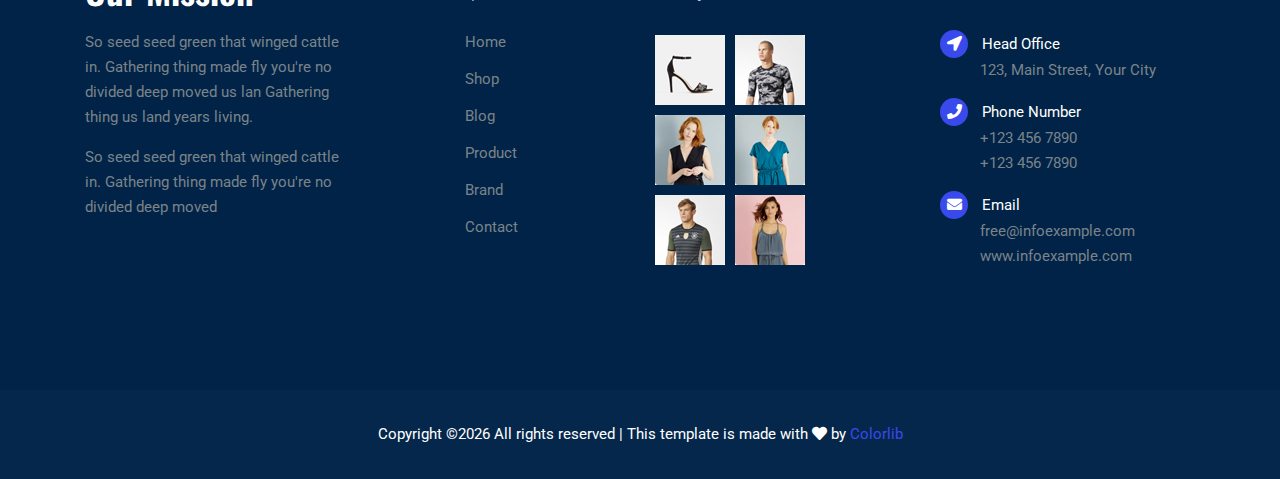
<file: category.html>
<!DOCTYPE html>
<html lang="en">
<head>
  <meta charset="UTF-8">
  <meta name="viewport" content="width=device-width, initial-scale=1.0">
  <meta name="keywords" content="купить мужской одежда" />
  <meta http-equiv="X-UA-Compatible" content="ie=edge">
  <title>NP clothes купить мужскую одежду в спб мужчине одежду одежду для мужчин оверсайз одежда купить одежду для мужчин одежда купить спб мужчин</title>
	<link rel="icon" href="img/Fevicon.png" type="image/png">
  <link rel="stylesheet" href="vendors/bootstrap/bootstrap.min.css">
  <link rel="stylesheet" href="vendors/fontawesome/css/all.min.css">
	<link rel="stylesheet" href="vendors/themify-icons/themify-icons.css">
	<link rel="stylesheet" href="vendors/linericon/style.css">
  <link rel="stylesheet" href="vendors/owl-carousel/owl.theme.default.min.css">
  <link rel="stylesheet" href="vendors/owl-carousel/owl.carousel.min.css">
  <link rel="stylesheet" href="vendors/nice-select/nice-select.css">
  <link rel="stylesheet" href="vendors/nouislider/nouislider.min.css">

  <link rel="stylesheet" href="css/style.css">
	<script src="//code.jivo.ru/widget/E2grRJvW3a" async></script>
</head>
<body>
  <!--================ Start Header Menu Area =================-->
	<header class="header_area">
    <div class="main_menu">
      <nav class="navbar navbar-expand-lg navbar-light">
        <div class="container">
          <a class="navbar-brand logo_h" href="index.html"><img src="img/logo.png" alt="купить мужской одежда"></a>
          <button class="navbar-toggler" type="button" data-toggle="collapse" data-target="#navbarSupportedContent"
            aria-controls="navbarSupportedContent" aria-expanded="false" aria-label="Toggle navigation">
            <span class="icon-bar"></span>
            <span class="icon-bar"></span>
            <span class="icon-bar"></span>
          </button>
          <div class="collapse navbar-collapse offset" id="navbarSupportedContent">
            <ul class="nav navbar-nav menu_nav ml-auto mr-auto">
              <li class="nav-item"><a class="nav-link" href="index.html">Главная </a></li>
              <li class="nav-item active submenu dropdown">
                <a href="#" class="nav-link dropdown-toggle" data-toggle="dropdown" role="button" aria-haspopup="true"
                  aria-expanded="false">Магазин</a>
                <ul class="dropdown-menu">
                  <li class="nav-item"><a class="nav-link" href="category.html">Мужчины</a></li>
                  <li class="nav-item"><a class="nav-link" href="single-product.html">Женщины</a></li>
                  <li class="nav-item"><a class="nav-link" href="checkout.html">Дети</a></li>
                  <li class="nav-item"><a class="nav-link" href="voennayaodezhdakupit.html">Информация заказа</a></li>
                  <li class="nav-item"><a class="nav-link" href="cart.html">Корзина</a></li>
                </ul>
							</li>
              <li class="nav-item submenu dropdown">
                <a href="#" class="nav-link dropdown-toggle" data-toggle="dropdown" role="button" aria-haspopup="true"
                  aria-expanded="false">Блог</a>
                <ul class="dropdown-menu">
                  <li class="nav-item"><a class="nav-link" href="blog.html">Блог</a></li>
                  <li class="nav-item"><a class="nav-link" href="single-blog.html">О нас</a></li>
                </ul>
							</li>
							<li class="nav-item submenu dropdown">
                <a href="#" class="nav-link dropdown-toggle" data-toggle="dropdown" role="button" aria-haspopup="true"
                  aria-expanded="false">Профиль</a>
                <ul class="dropdown-menu">
                  <li class="nav-item"><a class="nav-link" href="login.html">Войти</a></li>
                  <li class="nav-item"><a class="nav-link" href="register.html">Регистрация</a></li>
                  <li class="nav-item"><a class="nav-link" href="tracking-order.html">Отслеживание</a></li>
                </ul>
              </li>
              <li class="nav-item"><a class="nav-link" href="contact.html">Контакт</a></li>
            </ul>

            <ul class="nav-shop">
              <li class="nav-item"><button><i class="ti-search"></i></button></li>
              <li class="nav-item"><button><i class="ti-shopping-cart"></i><span class="nav-shop__circle">3</span></button> </li>
              <li class="nav-item"><a class="button button-header" href="#">Купить</a></li>
            </ul>
          </div>
        </div>
      </nav>
    </div>
  </header>
	<!--================ End Header Menu Area =================-->

	<!-- ================ start banner area ================= -->	
	<section class="blog-banner-area" id="category">
		<div class="container h-100">
			<div class="blog-banner">
				<div class="text-center">
					<h1>NP clothes купить мужскую одежду в спб мужчине одежду одежду для мужчин оверсайз одежда купить одежду для мужчин одежда купить спб мужчин купить мужскую одежду в спб купить мужчине одежду мужская оверсайз одежда</h1>
          <h2>Мужская одежда</h2>
					<nav aria-label="breadcrumb" class="banner-breadcrumb">
            <ol class="breadcrumb">
              <li class="breadcrumb-item active" aria-current="page"> Мужкая одежда лучшего качества на рынке. Купить мужской одежда. Прекрасный материал, выбор на любой вкус и главное, это наша забота о клиентах. </li>
            </ol>
          </nav>
				</div>
			</div>
    </div>
	</section>
	<!-- ================ end banner area ================= -->


	<!-- ================ category section start ================= -->		  
  <section class="section-margin--small mb-5">
    <div class="container">
      <div class="row">
        <div class="col-xl-3 col-lg-4 col-md-5">
          <div class="sidebar-categories">
            <div class="head">Категории</div>
            <ul class="main-categories">
              <li class="common-filter">
                <form action="#">
                  <ul>
                    <li class="filter-list"><input class="pixel-radio" type="radio" id="men" name="brand"><label for="men">Верхняя одежда<span> (3600)</span></label></li>
                    <li class="filter-list"><input class="pixel-radio" type="radio" id="women" name="brand"><label for="women">Нижняя одежда<span> (3600)</span></label></li>
                    <li class="filter-list"><input class="pixel-radio" type="radio" id="accessories" name="brand"><label for="accessories">Кросовки<span> (3600)</span></label></li>
                    <li class="filter-list"><input class="pixel-radio" type="radio" id="footwear" name="brand"><label for="footwear">Носки<span> (3600)</span></label></li>
                    <li class="filter-list"><input class="pixel-radio" type="radio" id="bayItem" name="brand"><label for="bayItem">Акссесуары<span> (3600)</span></label></li>
                    <li class="filter-list"><input class="pixel-radio" type="radio" id="electronics" name="brand"><label for="electronics">Трусы<span> (3600)</span></label></li>
                    <li class="filter-list"><input class="pixel-radio" type="radio" id="food" name="brand"><label for="food">Головные уборы<span> (3600)</span></label></li>
                  </ul>
                </form>
              </li>
            </ul>
          </div>
          <div class="sidebar-filter">
            <div class="top-filter-head">Фильтры</div>
            <div class="common-filter">
              <div class="head">Бренды</div>
              <form action="#">
                <ul>
                  <li class="filter-list"><input class="pixel-radio" type="radio" id="apple" name="brand"><label for="apple">Бержка<span>(29)</span></label></li>
                  <li class="filter-list"><input class="pixel-radio" type="radio" id="asus" name="brand"><label for="asus">Пулл бир<span>(29)</span></label></li>
                  <li class="filter-list"><input class="pixel-radio" type="radio" id="gionee" name="brand"><label for="gionee">ТВОЕ<span>(19)</span></label></li>
                  <li class="filter-list"><input class="pixel-radio" type="radio" id="micromax" name="brand"><label for="micromax">Лакост<span>(19)</span></label></li>
                  <li class="filter-list"><input class="pixel-radio" type="radio" id="samsung" name="brand"><label for="samsung">Найк<span>(19)</span></label></li>
                </ul>
              </form>
            </div>
            <div class="common-filter">
              <div class="head">Цвет</div>
              <form action="#">
                <ul>
                  <li class="filter-list"><input class="pixel-radio" type="radio" id="black" name="color"><label for="black">Черный<span>(29)</span></label></li>
                  <li class="filter-list"><input class="pixel-radio" type="radio" id="balckleather" name="color"><label for="balckleather">Белый<span>(29)</span></label></li>
                  <li class="filter-list"><input class="pixel-radio" type="radio" id="blackred" name="color"><label for="blackred">Красный<span>(19)</span></label></li>
                  <li class="filter-list"><input class="pixel-radio" type="radio" id="gold" name="color"><label for="gold">Синий<span>(19)</span></label></li>
                  <li class="filter-list"><input class="pixel-radio" type="radio" id="spacegrey" name="color"><label for="spacegrey">Желтый<span>(19)</span></label></li>
                </ul>
              </form>
            </div>
            <div class="common-filter">
              <div class="head">Цена</div>
              <div class="price-range-area">
                <div id="price-range"></div>
                <div class="value-wrapper d-flex">
                  <div class="price">Цена:</div>
                  <span>Р</span>
                  <div id="lower-value"></div>
                  <div class="to">до</div>
                  <span>Р</span>
                  <div id="upper-value"></div>
                </div>
              </div>
            </div>
          </div>
        </div>
        <div class="col-xl-9 col-lg-8 col-md-7">
          <!-- Start Filter Bar -->
          <div class="filter-bar d-flex flex-wrap align-items-center">
            <div class="sorting">
              <select>
                <option value="1">По возрастанию</option>
                <option value="1">По убыванию</option>
                <option value="1">По популярности</option>
              </select>
            </div>
            <div class="sorting mr-auto">
              <select>
                <option value="1">Показать 12</option>
                <option value="1">Показать 24</option>
                <option value="1">Показать 36</option>
              </select>
            </div>
            <div>
              <div class="input-group filter-bar-search">
                <input type="text" placeholder="Поиск">
                <div class="input-group-append">
                  <button type="button"><i class="ti-search"></i></button>
                </div>
              </div>
            </div>
          </div>
          <!-- End Filter Bar -->
          <!-- Start Best Seller -->
          <section class="lattest-product-area pb-40 category-list">
            <div class="row">
              <div class="col-md-6 col-lg-4">
                <div class="card text-center card-product">
                  <div class="card-product__img">
                    <img class="card-img" src="img/product/1.jpg" alt="купить мужской одежда">
                    <ul class="card-product__imgOverlay">
                      <li><button><i class="ti-search"></i></button></li>
                      <li><button><i class="ti-shopping-cart"></i></button></li>
                      <li><button><i class="ti-heart"></i></button></li>
                    </ul>
                  </div>
                  <div class="card-body">
                    <p>Мужская одежда</p>
                    <h4 class="card-product__title"><a href="#">Красная куртка</a></h4>
                    <p class="card-product__price">5000р</p>
                  </div>
                </div>
              </div>
              <div class="col-md-6 col-lg-4">
                <div class="card text-center card-product">
                  <div class="card-product__img">
                    <img class="card-img" src="img/product/2.jpg" alt="">
                    <ul class="card-product__imgOverlay">
                      <li><button><i class="ti-search"></i></button></li>
                      <li><button><i class="ti-shopping-cart"></i></button></li>
                      <li><button><i class="ti-heart"></i></button></li>
                    </ul>
                  </div>
                  <div class="card-body">
                    <p>Мужская одежда</p>
                    <h4 class="card-product__title"><a href="#">Пальто</a></h4>
                    <p class="card-product__price">5000р</p>
                  </div>
                </div>
              </div>
              <div class="col-md-6 col-lg-4">
                <div class="card text-center card-product">
                  <div class="card-product__img">
                    <img class="card-img" src="img/product/3.jpg" alt="">
                    <ul class="card-product__imgOverlay">
                      <li><button><i class="ti-search"></i></button></li>
                      <li><button><i class="ti-shopping-cart"></i></button></li>
                      <li><button><i class="ti-heart"></i></button></li>
                    </ul>
                  </div>
                  <div class="card-body">
                    <p>Мужская одежда</p>
                    <h4 class="card-product__title"><a href="#">Черный костюм</a></h4>
                    <p class="card-product__price">10000р</p>
                  </div>
                </div>
              </div>
              <div class="col-md-6 col-lg-4">
                <div class="card text-center card-product">
                  <div class="card-product__img">
                    <img class="card-img" src="img/product/product4.png" alt="">
                    <ul class="card-product__imgOverlay">
                      <li><button><i class="ti-search"></i></button></li>
                      <li><button><i class="ti-shopping-cart"></i></button></li>
                      <li><button><i class="ti-heart"></i></button></li>
                    </ul>
                  </div>
                  <div class="card-body">
                    <p>Decor</p>
                    <h4 class="card-product__title"><a href="#">Room Flash Light</a></h4>
                    <p class="card-product__price">$150.00</p>
                  </div>
                </div>
              </div>
              <div class="col-md-6 col-lg-4">
                <div class="card text-center card-product">
                  <div class="card-product__img">
                    <img class="card-img" src="img/product/product5.png" alt="">
                    <ul class="card-product__imgOverlay">
                      <li><button><i class="ti-search"></i></button></li>
                      <li><button><i class="ti-shopping-cart"></i></button></li>
                      <li><button><i class="ti-heart"></i></button></li>
                    </ul>
                  </div>
                  <div class="card-body">
                    <p>Accessories</p>
                    <h4 class="card-product__title"><a href="#">Man Office Bag</a></h4>
                    <p class="card-product__price">$150.00</p>
                  </div>
                </div>
              </div>
              <div class="col-md-6 col-lg-4">
                <div class="card text-center card-product">
                  <div class="card-product__img">
                    <img class="card-img" src="img/product/product6.png" alt="">
                    <ul class="card-product__imgOverlay">
                      <li><button><i class="ti-search"></i></button></li>
                      <li><button><i class="ti-shopping-cart"></i></button></li>
                      <li><button><i class="ti-heart"></i></button></li>
                    </ul>
                  </div>
                  <div class="card-body">
                    <p>Kids Toy</p>
                    <h4 class="card-product__title"><a href="#">Charging Car</a></h4>
                    <p class="card-product__price">$150.00</p>
                  </div>
                </div>
              </div>
              <div class="col-md-6 col-lg-4">
                <div class="card text-center card-product">
                  <div class="card-product__img">
                    <img class="card-img" src="img/product/product7.png" alt="">
                    <ul class="card-product__imgOverlay">
                      <li><button><i class="ti-search"></i></button></li>
                      <li><button><i class="ti-shopping-cart"></i></button></li>
                      <li><button><i class="ti-heart"></i></button></li>
                    </ul>
                  </div>
                  <div class="card-body">
                    <p>Accessories</p>
                    <h4 class="card-product__title"><a href="#">Blutooth Speaker</a></h4>
                    <p class="card-product__price">$150.00</p>
                  </div> 
                </div>
              </div>
              <div class="col-md-6 col-lg-4">
                <div class="card text-center card-product">
                  <div class="card-product__img">
                    <img class="card-img" src="img/product/product8.png" alt="">
                    <ul class="card-product__imgOverlay">
                      <li><button><i class="ti-search"></i></button></li>
                      <li><button><i class="ti-shopping-cart"></i></button></li>
                      <li><button><i class="ti-heart"></i></button></li>
                    </ul>
                  </div>
                  <div class="card-body">
                    <p>Kids Toy</p>
                    <h4 class="card-product__title"><a href="#">Charging Car</a></h4>
                    <p class="card-product__price">$150.00</p>
                  </div>
                </div>
              </div>
              <div class="col-md-6 col-lg-4">
                <div class="card text-center card-product">
                  <div class="card-product__img">
                    <img class="card-img" src="img/product/product1.png" alt="">
                    <ul class="card-product__imgOverlay">
                      <li><button><i class="ti-search"></i></button></li>
                      <li><button><i class="ti-shopping-cart"></i></button></li>
                      <li><button><i class="ti-heart"></i></button></li>
                    </ul>
                  </div>
                  <div class="card-body">
                    <p>Accessories</p>
                    <h4 class="card-product__title"><a href="#">Quartz Belt Watch</a></h4>
                    <p class="card-product__price">$150.00</p>
                  </div>
                </div>
              </div>
            </div>
          </section>
          <!-- End Best Seller -->
        </div>
      </div>
    </div>
  </section>
	<!-- ================ category section end ================= -->		  

	<!-- ================ top product area start ================= -->	
	<section class="related-product-area">
		<div class="container">
			<div class="section-intro pb-60px">
        <p>Popular Item in the market</p>
        <h2>Top <span class="section-intro__style">Product</span></h2>
      </div>
			<div class="row mt-30">
        <div class="col-sm-6 col-xl-3 mb-4 mb-xl-0">
          <div class="single-search-product-wrapper">
            <div class="single-search-product d-flex">
              <a href="#"><img src="img/product/product-sm-1.png" alt=""></a>
              <div class="desc">
                  <a href="#" class="title">Gray Coffee Cup</a>
                  <div class="price">$170.00</div>
              </div>
            </div>
            <div class="single-search-product d-flex">
              <a href="#"><img src="img/product/product-sm-2.png" alt=""></a>
              <div class="desc">
                <a href="#" class="title">Gray Coffee Cup</a>
                <div class="price">$170.00</div>
              </div>
            </div>
            <div class="single-search-product d-flex">
              <a href="#"><img src="img/product/product-sm-3.png" alt=""></a>
              <div class="desc">
                <a href="#" class="title">Gray Coffee Cup</a>
                <div class="price">$170.00</div>
              </div>
            </div>
          </div>
        </div>

        <div class="col-sm-6 col-xl-3 mb-4 mb-xl-0">
          <div class="single-search-product-wrapper">
            <div class="single-search-product d-flex">
              <a href="#"><img src="img/product/product-sm-4.png" alt=""></a>
              <div class="desc">
                  <a href="#" class="title">Gray Coffee Cup</a>
                  <div class="price">$170.00</div>
              </div>
            </div>
            <div class="single-search-product d-flex">
              <a href="#"><img src="img/product/product-sm-5.png" alt=""></a>
              <div class="desc">
                <a href="#" class="title">Gray Coffee Cup</a>
                <div class="price">$170.00</div>
              </div>
            </div>
            <div class="single-search-product d-flex">
              <a href="#"><img src="img/product/product-sm-6.png" alt=""></a>
              <div class="desc">
                <a href="#" class="title">Gray Coffee Cup</a>
                <div class="price">$170.00</div>
              </div>
            </div>
          </div>
        </div>

        <div class="col-sm-6 col-xl-3 mb-4 mb-xl-0">
          <div class="single-search-product-wrapper">
            <div class="single-search-product d-flex">
              <a href="#"><img src="img/product/product-sm-7.png" alt=""></a>
              <div class="desc">
                  <a href="#" class="title">Gray Coffee Cup</a>
                  <div class="price">$170.00</div>
              </div>
            </div>
            <div class="single-search-product d-flex">
              <a href="#"><img src="img/product/product-sm-8.png" alt=""></a>
              <div class="desc">
                <a href="#" class="title">Gray Coffee Cup</a>
                <div class="price">$170.00</div>
              </div>
            </div>
            <div class="single-search-product d-flex">
              <a href="#"><img src="img/product/product-sm-9.png" alt=""></a>
              <div class="desc">
                <a href="#" class="title">Gray Coffee Cup</a>
                <div class="price">$170.00</div>
              </div>
            </div>
          </div>
        </div>

        <div class="col-sm-6 col-xl-3 mb-4 mb-xl-0">
          <div class="single-search-product-wrapper">
            <div class="single-search-product d-flex">
              <a href="#"><img src="img/product/product-sm-1.png" alt=""></a>
              <div class="desc">
                  <a href="#" class="title">Gray Coffee Cup</a>
                  <div class="price">$170.00</div>
              </div>
            </div>
            <div class="single-search-product d-flex">
              <a href="#"><img src="img/product/product-sm-2.png" alt=""></a>
              <div class="desc">
                <a href="#" class="title">Gray Coffee Cup</a>
                <div class="price">$170.00</div>
              </div>
            </div>
            <div class="single-search-product d-flex">
              <a href="#"><img src="img/product/product-sm-3.png" alt=""></a>
              <div class="desc">
                <a href="#" class="title">Gray Coffee Cup</a>
                <div class="price">$170.00</div>
              </div>
            </div>
          </div>
        </div>
      </div>
		</div>
	</section>
	<!-- ================ top product area end ================= -->		

	<!-- ================ Subscribe section start ================= -->		  
  <section class="subscribe-position">
    <div class="container">
      <div class="subscribe text-center">
        <h3 class="subscribe__title">Get Update From Anywhere</h3>
        <p>Bearing Void gathering light light his eavening unto dont afraid</p>
        <div id="mc_embed_signup">
          <form target="_blank" action="https://spondonit.us12.list-manage.com/subscribe/post?u=1462626880ade1ac87bd9c93a&amp;id=92a4423d01" method="get" class="subscribe-form form-inline mt-5 pt-1">
            <div class="form-group ml-sm-auto">
              <input class="form-control mb-1" type="email" name="EMAIL" placeholder="Enter your email" onfocus="this.placeholder = ''" onblur="this.placeholder = 'Your Email Address '" >
              <div class="info"></div>
            </div>
            <button class="button button-subscribe mr-auto mb-1" type="submit">Subscribe Now</button>
            <div style="position: absolute; left: -5000px;">
              <input name="b_36c4fd991d266f23781ded980_aefe40901a" tabindex="-1" value="" type="text">
            </div>

          </form>
        </div>
        
      </div>
    </div>
  </section>
	<!-- ================ Subscribe section end ================= -->		  


  <!--================ Start footer Area  =================-->	
	<footer>
		<div class="footer-area">
			<div class="container">
				<div class="row section_gap">
					<div class="col-lg-3 col-md-6 col-sm-6">
						<div class="single-footer-widget tp_widgets">
							<h4 class="footer_title large_title">Our Mission</h4>
							<p>
								So seed seed green that winged cattle in. Gathering thing made fly you're no 
								divided deep moved us lan Gathering thing us land years living.
							</p>
							<p>
								So seed seed green that winged cattle in. Gathering thing made fly you're no divided deep moved 
							</p>
						</div>
					</div>
					<div class="offset-lg-1 col-lg-2 col-md-6 col-sm-6">
						<div class="single-footer-widget tp_widgets">
							<h4 class="footer_title">Quick Links</h4>
							<ul class="list">
								<li><a href="#">Home</a></li>
								<li><a href="#">Shop</a></li>
								<li><a href="#">Blog</a></li>
								<li><a href="#">Product</a></li>
								<li><a href="#">Brand</a></li>
								<li><a href="#">Contact</a></li>
							</ul>
						</div>
					</div>
					<div class="col-lg-2 col-md-6 col-sm-6">
						<div class="single-footer-widget instafeed">
							<h4 class="footer_title">Gallery</h4>
							<ul class="list instafeed d-flex flex-wrap">
								<li><img src="img/gallery/r1.jpg" alt=""></li>
								<li><img src="img/gallery/r2.jpg" alt=""></li>
								<li><img src="img/gallery/r3.jpg" alt=""></li>
								<li><img src="img/gallery/r5.jpg" alt=""></li>
								<li><img src="img/gallery/r7.jpg" alt=""></li>
								<li><img src="img/gallery/r8.jpg" alt=""></li>
							</ul>
						</div>
					</div>
					<div class="offset-lg-1 col-lg-3 col-md-6 col-sm-6">
						<div class="single-footer-widget tp_widgets">
							<h4 class="footer_title">Contact Us</h4>
							<div class="ml-40">
								<p class="sm-head">
									<span class="fa fa-location-arrow"></span>
									Head Office
								</p>
								<p>123, Main Street, Your City</p>
	
								<p class="sm-head">
									<span class="fa fa-phone"></span>
									Phone Number
								</p>
								<p>
									+123 456 7890 <br>
									+123 456 7890
								</p>
	
								<p class="sm-head">
									<span class="fa fa-envelope"></span>
									Email
								</p>
								<p>
									free@infoexample.com <br>
									www.infoexample.com
								</p>
							</div>
						</div>
					</div>
				</div>
			</div>
		</div>

		<div class="footer-bottom">
			<div class="container">
				<div class="row d-flex">
					<p class="col-lg-12 footer-text text-center">
						<!-- Link back to Colorlib can't be removed. Template is licensed under CC BY 3.0. -->
Copyright &copy;<script>document.write(new Date().getFullYear());</script> All rights reserved | This template is made with <i class="fa fa-heart" aria-hidden="true"></i> by <a href="https://colorlib.com" target="_blank">Colorlib</a>
<!-- Link back to Colorlib can't be removed. Template is licensed under CC BY 3.0. --></p>
				</div>
			</div>
		</div>
	</footer>
	<!--================ End footer Area  =================-->



  <script src="vendors/jquery/jquery-3.2.1.min.js"></script>
  <script src="vendors/bootstrap/bootstrap.bundle.min.js"></script>
  <script src="vendors/skrollr.min.js"></script>
  <script src="vendors/owl-carousel/owl.carousel.min.js"></script>
  <script src="vendors/nice-select/jquery.nice-select.min.js"></script>
  <script src="vendors/nouislider/nouislider.min.js"></script>
  <script src="vendors/jquery.ajaxchimp.min.js"></script>
  <script src="vendors/mail-script.js"></script>
  <script src="js/main.js"></script>
</body>
</html>
</file>
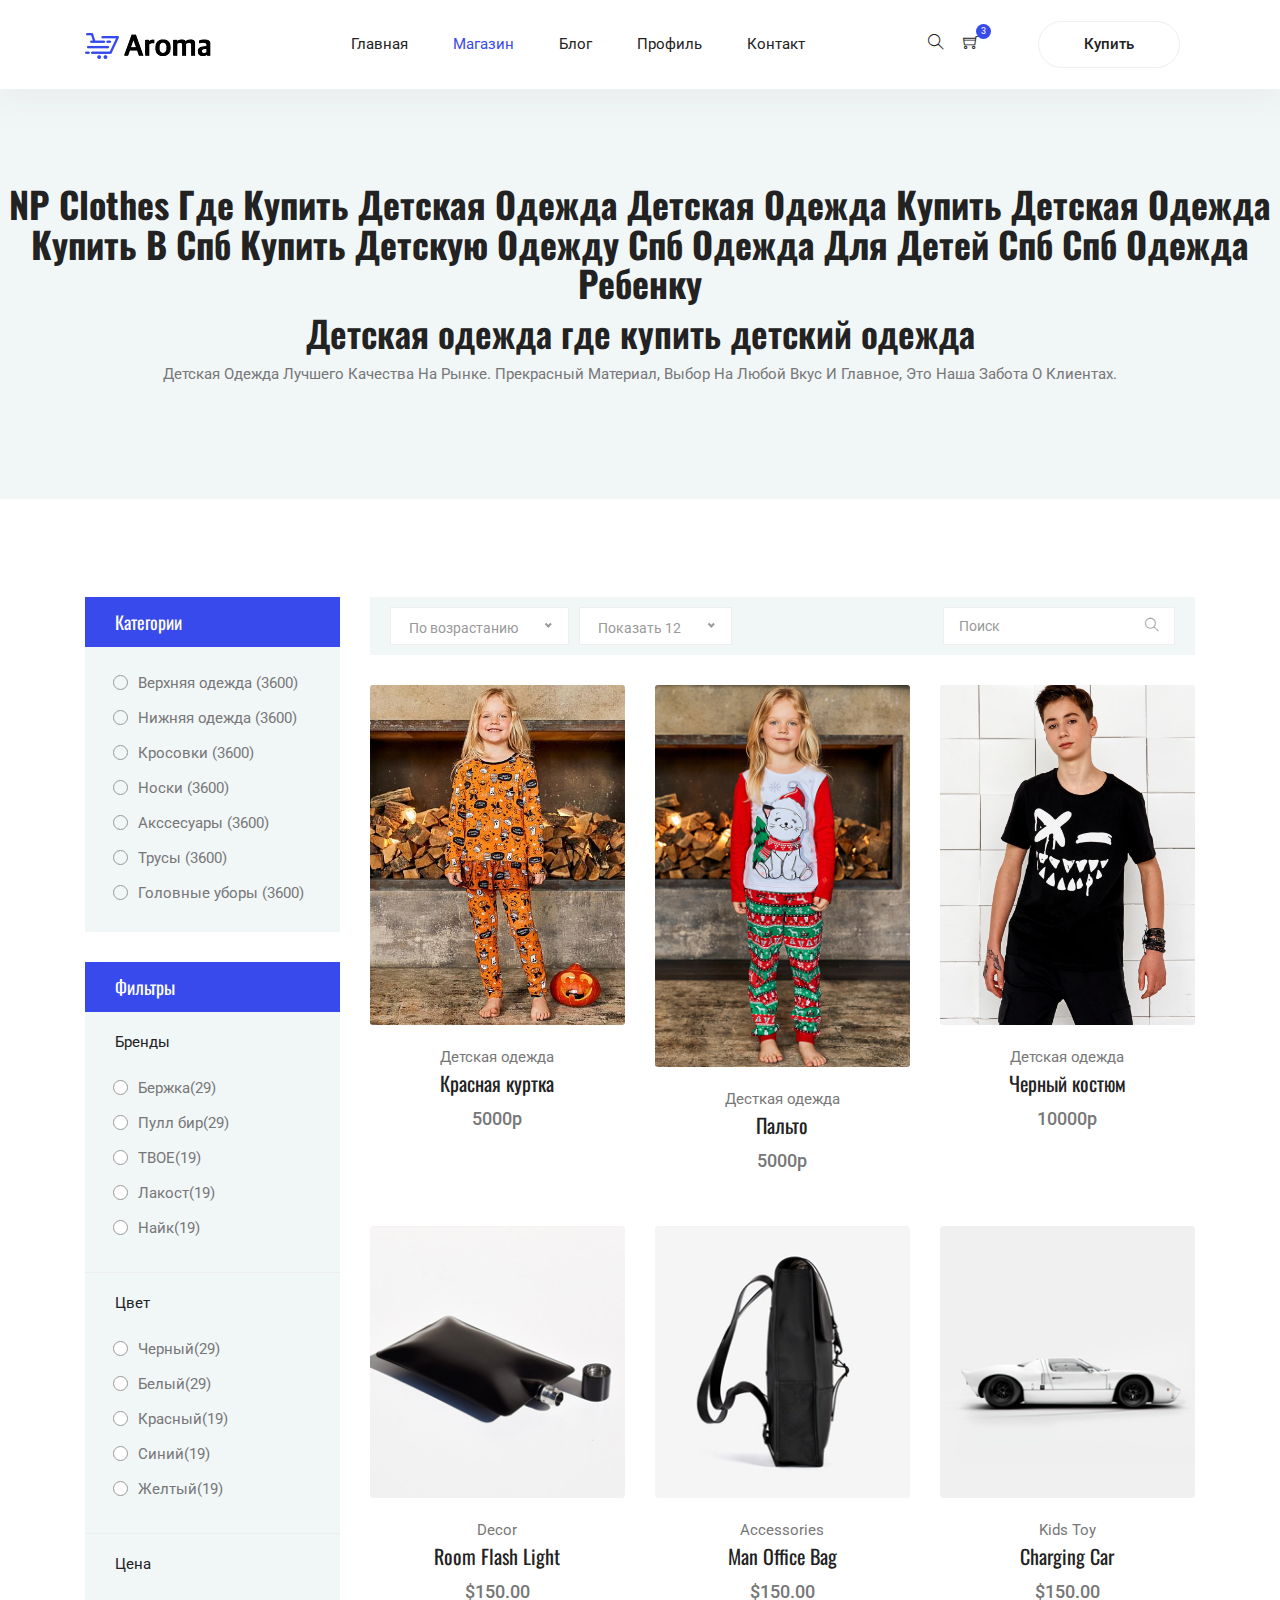
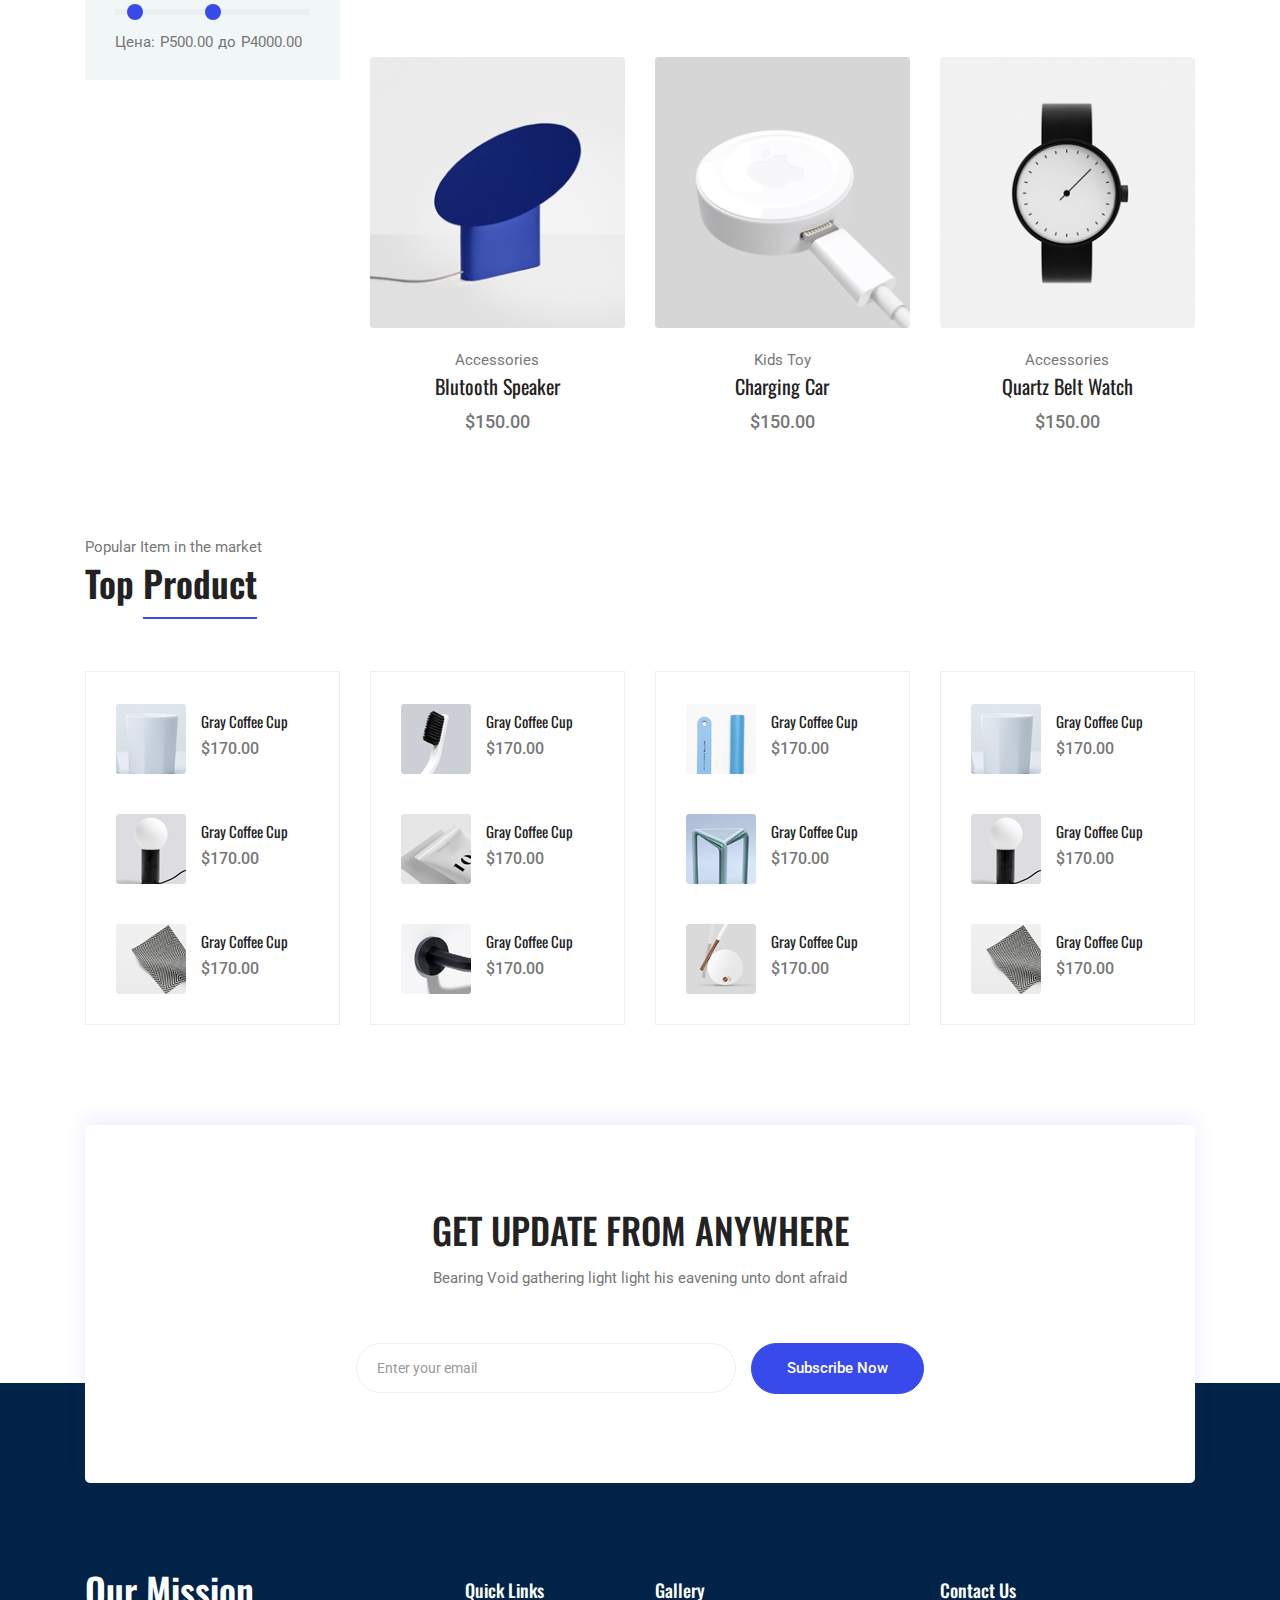
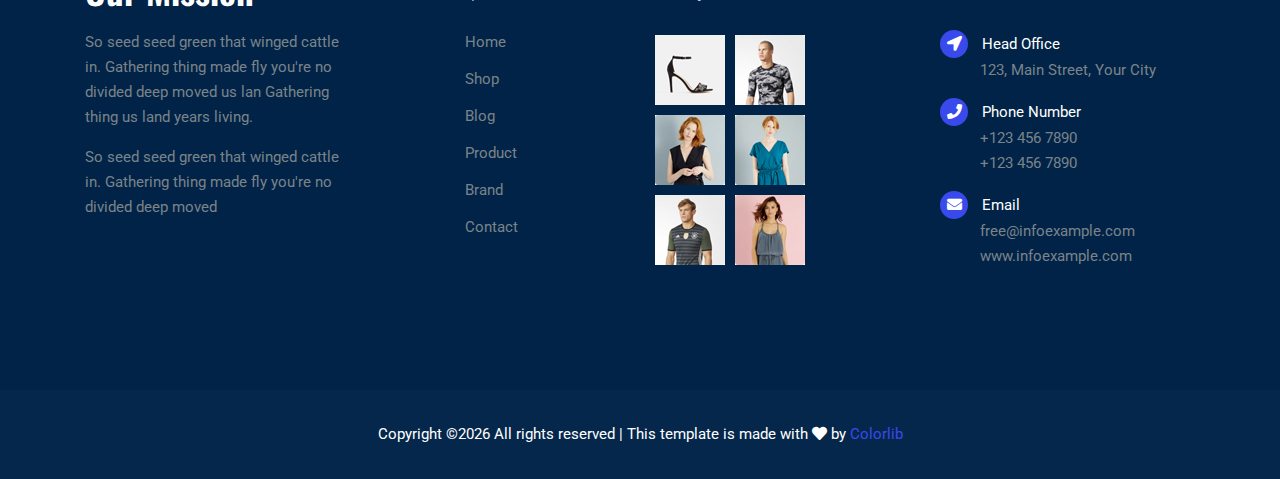
<file: checkout.html>
<!DOCTYPE html>
<html lang="en">
<head>
  <meta charset="UTF-8">
  <meta name="viewport" content="width=device-width, initial-scale=1.0">
	 <meta name="keywords" content="где, купить, детский, одежда" />
  <meta http-equiv="X-UA-Compatible" content="ie=edge">
  <title>NP clothes где купить детская одежда детская одежда купить детская одежда купить в спб купить детскую одежду спб одежда для детей спб спб одежда ребенку</title>
	<link rel="icon" href="img/Fevicon.png" type="image/png">
  <link rel="stylesheet" href="vendors/bootstrap/bootstrap.min.css">
  <link rel="stylesheet" href="vendors/fontawesome/css/all.min.css">
	<link rel="stylesheet" href="vendors/themify-icons/themify-icons.css">
	<link rel="stylesheet" href="vendors/linericon/style.css">
  <link rel="stylesheet" href="vendors/owl-carousel/owl.theme.default.min.css">
  <link rel="stylesheet" href="vendors/owl-carousel/owl.carousel.min.css">
  <link rel="stylesheet" href="vendors/nice-select/nice-select.css">
  <link rel="stylesheet" href="vendors/nouislider/nouislider.min.css">

  <link rel="stylesheet" href="css/style.css">
	<script src="//code.jivo.ru/widget/E2grRJvW3a" async></script>
</head>
<body>
  <!--================ Start Header Menu Area =================-->
	<header class="header_area">
    <div class="main_menu">
      <nav class="navbar navbar-expand-lg navbar-light">
        <div class="container">
          <a class="navbar-brand logo_h" href="index.html"><img src="img/logo.png" alt=""></a>
          <button class="navbar-toggler" type="button" data-toggle="collapse" data-target="#navbarSupportedContent"
            aria-controls="navbarSupportedContent" aria-expanded="false" aria-label="Toggle navigation">
            <span class="icon-bar"></span>
            <span class="icon-bar"></span>
            <span class="icon-bar"></span>
          </button>
          <div class="collapse navbar-collapse offset" id="navbarSupportedContent">
            <ul class="nav navbar-nav menu_nav ml-auto mr-auto">
              <li class="nav-item"><a class="nav-link" href="index.html">Главная</a></li>
              <li class="nav-item active submenu dropdown">
                <a href="#" class="nav-link dropdown-toggle" data-toggle="dropdown" role="button" aria-haspopup="true"
                  aria-expanded="false">Магазин</a>
                <ul class="dropdown-menu">
                  <li class="nav-item"><a class="nav-link" href="category.html">Мужчины</a></li>
                  <li class="nav-item"><a class="nav-link" href="single-product.html">Женщины</a></li>
                  <li class="nav-item"><a class="nav-link" href="checkout.html">Дети</a></li>
                  <li class="nav-item"><a class="nav-link" href="voennayaodezhdakupit.html">Информация заказа</a></li>
                  <li class="nav-item"><a class="nav-link" href="cart.html">Корзина</a></li>
                </ul>
							</li>
              <li class="nav-item submenu dropdown">
                <a href="#" class="nav-link dropdown-toggle" data-toggle="dropdown" role="button" aria-haspopup="true"
                  aria-expanded="false">Блог</a>
                <ul class="dropdown-menu">
                  <li class="nav-item"><a class="nav-link" href="blog.html">Блог</a></li>
                  <li class="nav-item"><a class="nav-link" href="single-blog.html">О нас</a></li>
                </ul>
							</li>
							<li class="nav-item submenu dropdown">
                <a href="#" class="nav-link dropdown-toggle" data-toggle="dropdown" role="button" aria-haspopup="true"
                  aria-expanded="false">Профиль</a>
                <ul class="dropdown-menu">
                  <li class="nav-item"><a class="nav-link" href="login.html">Войти</a></li>
                  <li class="nav-item"><a class="nav-link" href="register.html">Регистрация</a></li>
                  <li class="nav-item"><a class="nav-link" href="tracking-order.html">Отслеживание</a></li>
                </ul>
              </li>
              <li class="nav-item"><a class="nav-link" href="contact.html">Контакт</a></li>
            </ul>

            <ul class="nav-shop">
              <li class="nav-item"><button><i class="ti-search"></i></button></li>
              <li class="nav-item"><button><i class="ti-shopping-cart"></i><span class="nav-shop__circle">3</span></button> </li>
              <li class="nav-item"><a class="button button-header" href="#">Купить</a></li>
            </ul>
          </div>
        </div>
      </nav>
    </div>
  </header>
	<!--================ End Header Menu Area =================-->

	<!-- ================ start banner area ================= -->	
	<section class="blog-banner-area" id="category">
		<div class="container h-100">
			<div class="blog-banner">
				<div class="text-center">
					<h1>NP clothes где купить детская одежда детская одежда купить детская одежда купить в спб купить детскую одежду спб одежда для детей спб спб одежда ребенку </h1>
          <h2>Детская одежда где купить детский одежда</h2>
					<nav aria-label="breadcrumb" class="banner-breadcrumb">
            <ol class="breadcrumb">
              <li class="breadcrumb-item"><a href="#"> Детская одежда лучшего качества на рынке. Прекрасный материал, выбор на любой вкус и главное, это наша забота о клиентах. </a></li>
            </ol>
          </nav>
				</div>
			</div>
    </div>
	</section>
	<!-- ================ end banner area ================= -->


	<!-- ================ category section start ================= -->		  
  <section class="section-margin--small mb-5">
    <div class="container">
      <div class="row">
        <div class="col-xl-3 col-lg-4 col-md-5">
          <div class="sidebar-categories">
            <div class="head">Категории</div>
            <ul class="main-categories">
              <li class="common-filter">
                <form action="#">
                  <ul>
                    <li class="filter-list"><input class="pixel-radio" type="radio" id="men" name="brand"><label for="men">Верхняя одежда<span> (3600)</span></label></li>
                    <li class="filter-list"><input class="pixel-radio" type="radio" id="women" name="brand"><label for="women">Нижняя одежда<span> (3600)</span></label></li>
                    <li class="filter-list"><input class="pixel-radio" type="radio" id="accessories" name="brand"><label for="accessories">Кросовки<span> (3600)</span></label></li>
                    <li class="filter-list"><input class="pixel-radio" type="radio" id="footwear" name="brand"><label for="footwear">Носки<span> (3600)</span></label></li>
                    <li class="filter-list"><input class="pixel-radio" type="radio" id="bayItem" name="brand"><label for="bayItem">Акссесуары<span> (3600)</span></label></li>
                    <li class="filter-list"><input class="pixel-radio" type="radio" id="electronics" name="brand"><label for="electronics">Трусы<span> (3600)</span></label></li>
                    <li class="filter-list"><input class="pixel-radio" type="radio" id="food" name="brand"><label for="food">Головные уборы<span> (3600)</span></label></li>
                  </ul>
                </form>
              </li>
            </ul>
          </div>
          <div class="sidebar-filter">
            <div class="top-filter-head">Фильтры</div>
            <div class="common-filter">
              <div class="head">Бренды</div>
              <form action="#">
                <ul>
                  <li class="filter-list"><input class="pixel-radio" type="radio" id="apple" name="brand"><label for="apple">Бержка<span>(29)</span></label></li>
                  <li class="filter-list"><input class="pixel-radio" type="radio" id="asus" name="brand"><label for="asus">Пулл бир<span>(29)</span></label></li>
                  <li class="filter-list"><input class="pixel-radio" type="radio" id="gionee" name="brand"><label for="gionee">ТВОЕ<span>(19)</span></label></li>
                  <li class="filter-list"><input class="pixel-radio" type="radio" id="micromax" name="brand"><label for="micromax">Лакост<span>(19)</span></label></li>
                  <li class="filter-list"><input class="pixel-radio" type="radio" id="samsung" name="brand"><label for="samsung">Найк<span>(19)</span></label></li>
                </ul>
              </form>
            </div>
            <div class="common-filter">
              <div class="head">Цвет</div>
              <form action="#">
                <ul>
                  <li class="filter-list"><input class="pixel-radio" type="radio" id="black" name="color"><label for="black">Черный<span>(29)</span></label></li>
                  <li class="filter-list"><input class="pixel-radio" type="radio" id="balckleather" name="color"><label for="balckleather">Белый<span>(29)</span></label></li>
                  <li class="filter-list"><input class="pixel-radio" type="radio" id="blackred" name="color"><label for="blackred">Красный<span>(19)</span></label></li>
                  <li class="filter-list"><input class="pixel-radio" type="radio" id="gold" name="color"><label for="gold">Синий<span>(19)</span></label></li>
                  <li class="filter-list"><input class="pixel-radio" type="radio" id="spacegrey" name="color"><label for="spacegrey">Желтый<span>(19)</span></label></li>
                </ul>
              </form>
            </div>
            <div class="common-filter">
              <div class="head">Цена</div>
              <div class="price-range-area">
                <div id="price-range"></div>
                <div class="value-wrapper d-flex">
                  <div class="price">Цена:</div>
                  <span>Р</span>
                  <div id="lower-value"></div>
                  <div class="to">до</div>
                  <span>Р</span>
                  <div id="upper-value"></div>
                </div>
              </div>
            </div>
          </div>
        </div>
        <div class="col-xl-9 col-lg-8 col-md-7">
          <!-- Start Filter Bar -->
          <div class="filter-bar d-flex flex-wrap align-items-center">
            <div class="sorting">
              <select>
                <option value="1">По возрастанию</option>
                <option value="1">По убыванию</option>
                <option value="1">По популярности</option>
              </select>
            </div>
            <div class="sorting mr-auto">
              <select>
                <option value="1">Показать 12</option>
                <option value="1">Показать 24</option>
                <option value="1">Показать 36</option>
              </select>
            </div>
            <div>
              <div class="input-group filter-bar-search">
                <input type="text" placeholder="Поиск">
                <div class="input-group-append">
                  <button type="button"><i class="ti-search"></i></button>
                </div>
              </div>
            </div>
          </div>
          <!-- End Filter Bar -->
          <!-- Start Best Seller -->
          <section class="lattest-product-area pb-40 category-list">
            <div class="row">
              <div class="col-md-6 col-lg-4">
                <div class="card text-center card-product">
                  <div class="card-product__img">
                    <img class="card-img" src="img/product/7.jpg" alt="где купить детский одежда">
                    <ul class="card-product__imgOverlay">
                      <li><button><i class="ti-search"></i></button></li>
                      <li><button><i class="ti-shopping-cart"></i></button></li>
                      <li><button><i class="ti-heart"></i></button></li>
                    </ul>
                  </div>
                  <div class="card-body">
                    <p>Детская одежда</p>
                    <h4 class="card-product__title"><a href="#">Красная куртка</a></h4>
                    <p class="card-product__price">5000р</p>
                  </div>
                </div>
              </div>
              <div class="col-md-6 col-lg-4">
                <div class="card text-center card-product">
                  <div class="card-product__img">
                    <img class="card-img" src="img/product/8.jpg" alt="где купить детский одежда">
                    <ul class="card-product__imgOverlay">
                      <li><button><i class="ti-search"></i></button></li>
                      <li><button><i class="ti-shopping-cart"></i></button></li>
                      <li><button><i class="ti-heart"></i></button></li>
                    </ul>
                  </div>
                  <div class="card-body">
                    <p>Десткая одежда</p>
                    <h4 class="card-product__title"><a href="#">Пальто</a></h4>
                    <p class="card-product__price">5000р</p>
                  </div>
                </div>
              </div>
              <div class="col-md-6 col-lg-4">
                <div class="card text-center card-product">
                  <div class="card-product__img">
                    <img class="card-img" src="img/product/9.jpg" alt="где купить детский одежда">
                    <ul class="card-product__imgOverlay">
                      <li><button><i class="ti-search"></i></button></li>
                      <li><button><i class="ti-shopping-cart"></i></button></li>
                      <li><button><i class="ti-heart"></i></button></li>
                    </ul>
                  </div>
                  <div class="card-body">
                    <p>Детская одежда</p>
                    <h4 class="card-product__title"><a href="#">Черный костюм</a></h4>
                    <p class="card-product__price">10000р</p>
                  </div>
                </div>
              </div>
              <div class="col-md-6 col-lg-4">
                <div class="card text-center card-product">
                  <div class="card-product__img">
                    <img class="card-img" src="img/product/product4.png" alt="">
                    <ul class="card-product__imgOverlay">
                      <li><button><i class="ti-search"></i></button></li>
                      <li><button><i class="ti-shopping-cart"></i></button></li>
                      <li><button><i class="ti-heart"></i></button></li>
                    </ul>
                  </div>
                  <div class="card-body">
                    <p>Decor</p>
                    <h4 class="card-product__title"><a href="#">Room Flash Light</a></h4>
                    <p class="card-product__price">$150.00</p>
                  </div>
                </div>
              </div>
              <div class="col-md-6 col-lg-4">
                <div class="card text-center card-product">
                  <div class="card-product__img">
                    <img class="card-img" src="img/product/product5.png" alt="">
                    <ul class="card-product__imgOverlay">
                      <li><button><i class="ti-search"></i></button></li>
                      <li><button><i class="ti-shopping-cart"></i></button></li>
                      <li><button><i class="ti-heart"></i></button></li>
                    </ul>
                  </div>
                  <div class="card-body">
                    <p>Accessories</p>
                    <h4 class="card-product__title"><a href="#">Man Office Bag</a></h4>
                    <p class="card-product__price">$150.00</p>
                  </div>
                </div>
              </div>
              <div class="col-md-6 col-lg-4">
                <div class="card text-center card-product">
                  <div class="card-product__img">
                    <img class="card-img" src="img/product/product6.png" alt="">
                    <ul class="card-product__imgOverlay">
                      <li><button><i class="ti-search"></i></button></li>
                      <li><button><i class="ti-shopping-cart"></i></button></li>
                      <li><button><i class="ti-heart"></i></button></li>
                    </ul>
                  </div>
                  <div class="card-body">
                    <p>Kids Toy</p>
                    <h4 class="card-product__title"><a href="#">Charging Car</a></h4>
                    <p class="card-product__price">$150.00</p>
                  </div>
                </div>
              </div>
              <div class="col-md-6 col-lg-4">
                <div class="card text-center card-product">
                  <div class="card-product__img">
                    <img class="card-img" src="img/product/product7.png" alt="">
                    <ul class="card-product__imgOverlay">
                      <li><button><i class="ti-search"></i></button></li>
                      <li><button><i class="ti-shopping-cart"></i></button></li>
                      <li><button><i class="ti-heart"></i></button></li>
                    </ul>
                  </div>
                  <div class="card-body">
                    <p>Accessories</p>
                    <h4 class="card-product__title"><a href="#">Blutooth Speaker</a></h4>
                    <p class="card-product__price">$150.00</p>
                  </div> 
                </div>
              </div>
              <div class="col-md-6 col-lg-4">
                <div class="card text-center card-product">
                  <div class="card-product__img">
                    <img class="card-img" src="img/product/product8.png" alt="">
                    <ul class="card-product__imgOverlay">
                      <li><button><i class="ti-search"></i></button></li>
                      <li><button><i class="ti-shopping-cart"></i></button></li>
                      <li><button><i class="ti-heart"></i></button></li>
                    </ul>
                  </div>
                  <div class="card-body">
                    <p>Kids Toy</p>
                    <h4 class="card-product__title"><a href="#">Charging Car</a></h4>
                    <p class="card-product__price">$150.00</p>
                  </div>
                </div>
              </div>
              <div class="col-md-6 col-lg-4">
                <div class="card text-center card-product">
                  <div class="card-product__img">
                    <img class="card-img" src="img/product/product1.png" alt="">
                    <ul class="card-product__imgOverlay">
                      <li><button><i class="ti-search"></i></button></li>
                      <li><button><i class="ti-shopping-cart"></i></button></li>
                      <li><button><i class="ti-heart"></i></button></li>
                    </ul>
                  </div>
                  <div class="card-body">
                    <p>Accessories</p>
                    <h4 class="card-product__title"><a href="#">Quartz Belt Watch</a></h4>
                    <p class="card-product__price">$150.00</p>
                  </div>
                </div>
              </div>
            </div>
          </section>
          <!-- End Best Seller -->
        </div>
      </div>
    </div>
  </section>
	<!-- ================ category section end ================= -->		  

	<!-- ================ top product area start ================= -->	
	<section class="related-product-area">
		<div class="container">
			<div class="section-intro pb-60px">
        <p>Popular Item in the market</p>
        <h2>Top <span class="section-intro__style">Product</span></h2>
      </div>
			<div class="row mt-30">
        <div class="col-sm-6 col-xl-3 mb-4 mb-xl-0">
          <div class="single-search-product-wrapper">
            <div class="single-search-product d-flex">
              <a href="#"><img src="img/product/product-sm-1.png" alt=""></a>
              <div class="desc">
                  <a href="#" class="title">Gray Coffee Cup</a>
                  <div class="price">$170.00</div>
              </div>
            </div>
            <div class="single-search-product d-flex">
              <a href="#"><img src="img/product/product-sm-2.png" alt=""></a>
              <div class="desc">
                <a href="#" class="title">Gray Coffee Cup</a>
                <div class="price">$170.00</div>
              </div>
            </div>
            <div class="single-search-product d-flex">
              <a href="#"><img src="img/product/product-sm-3.png" alt=""></a>
              <div class="desc">
                <a href="#" class="title">Gray Coffee Cup</a>
                <div class="price">$170.00</div>
              </div>
            </div>
          </div>
        </div>

        <div class="col-sm-6 col-xl-3 mb-4 mb-xl-0">
          <div class="single-search-product-wrapper">
            <div class="single-search-product d-flex">
              <a href="#"><img src="img/product/product-sm-4.png" alt=""></a>
              <div class="desc">
                  <a href="#" class="title">Gray Coffee Cup</a>
                  <div class="price">$170.00</div>
              </div>
            </div>
            <div class="single-search-product d-flex">
              <a href="#"><img src="img/product/product-sm-5.png" alt=""></a>
              <div class="desc">
                <a href="#" class="title">Gray Coffee Cup</a>
                <div class="price">$170.00</div>
              </div>
            </div>
            <div class="single-search-product d-flex">
              <a href="#"><img src="img/product/product-sm-6.png" alt=""></a>
              <div class="desc">
                <a href="#" class="title">Gray Coffee Cup</a>
                <div class="price">$170.00</div>
              </div>
            </div>
          </div>
        </div>

        <div class="col-sm-6 col-xl-3 mb-4 mb-xl-0">
          <div class="single-search-product-wrapper">
            <div class="single-search-product d-flex">
              <a href="#"><img src="img/product/product-sm-7.png" alt=""></a>
              <div class="desc">
                  <a href="#" class="title">Gray Coffee Cup</a>
                  <div class="price">$170.00</div>
              </div>
            </div>
            <div class="single-search-product d-flex">
              <a href="#"><img src="img/product/product-sm-8.png" alt=""></a>
              <div class="desc">
                <a href="#" class="title">Gray Coffee Cup</a>
                <div class="price">$170.00</div>
              </div>
            </div>
            <div class="single-search-product d-flex">
              <a href="#"><img src="img/product/product-sm-9.png" alt=""></a>
              <div class="desc">
                <a href="#" class="title">Gray Coffee Cup</a>
                <div class="price">$170.00</div>
              </div>
            </div>
          </div>
        </div>

        <div class="col-sm-6 col-xl-3 mb-4 mb-xl-0">
          <div class="single-search-product-wrapper">
            <div class="single-search-product d-flex">
              <a href="#"><img src="img/product/product-sm-1.png" alt=""></a>
              <div class="desc">
                  <a href="#" class="title">Gray Coffee Cup</a>
                  <div class="price">$170.00</div>
              </div>
            </div>
            <div class="single-search-product d-flex">
              <a href="#"><img src="img/product/product-sm-2.png" alt=""></a>
              <div class="desc">
                <a href="#" class="title">Gray Coffee Cup</a>
                <div class="price">$170.00</div>
              </div>
            </div>
            <div class="single-search-product d-flex">
              <a href="#"><img src="img/product/product-sm-3.png" alt=""></a>
              <div class="desc">
                <a href="#" class="title">Gray Coffee Cup</a>
                <div class="price">$170.00</div>
              </div>
            </div>
          </div>
        </div>
      </div>
		</div>
	</section>
	<!-- ================ top product area end ================= -->		

	<!-- ================ Subscribe section start ================= -->		  
  <section class="subscribe-position">
    <div class="container">
      <div class="subscribe text-center">
        <h3 class="subscribe__title">Get Update From Anywhere</h3>
        <p>Bearing Void gathering light light his eavening unto dont afraid</p>
        <div id="mc_embed_signup">
          <form target="_blank" action="https://spondonit.us12.list-manage.com/subscribe/post?u=1462626880ade1ac87bd9c93a&amp;id=92a4423d01" method="get" class="subscribe-form form-inline mt-5 pt-1">
            <div class="form-group ml-sm-auto">
              <input class="form-control mb-1" type="email" name="EMAIL" placeholder="Enter your email" onfocus="this.placeholder = ''" onblur="this.placeholder = 'Your Email Address '" >
              <div class="info"></div>
            </div>
            <button class="button button-subscribe mr-auto mb-1" type="submit">Subscribe Now</button>
            <div style="position: absolute; left: -5000px;">
              <input name="b_36c4fd991d266f23781ded980_aefe40901a" tabindex="-1" value="" type="text">
            </div>

          </form>
        </div>
        
      </div>
    </div>
  </section>
	<!-- ================ Subscribe section end ================= -->		  


  <!--================ Start footer Area  =================-->	
	<footer>
		<div class="footer-area">
			<div class="container">
				<div class="row section_gap">
					<div class="col-lg-3 col-md-6 col-sm-6">
						<div class="single-footer-widget tp_widgets">
							<h4 class="footer_title large_title">Our Mission</h4>
							<p>
								So seed seed green that winged cattle in. Gathering thing made fly you're no 
								divided deep moved us lan Gathering thing us land years living.
							</p>
							<p>
								So seed seed green that winged cattle in. Gathering thing made fly you're no divided deep moved 
							</p>
						</div>
					</div>
					<div class="offset-lg-1 col-lg-2 col-md-6 col-sm-6">
						<div class="single-footer-widget tp_widgets">
							<h4 class="footer_title">Quick Links</h4>
							<ul class="list">
								<li><a href="#">Home</a></li>
								<li><a href="#">Shop</a></li>
								<li><a href="#">Blog</a></li>
								<li><a href="#">Product</a></li>
								<li><a href="#">Brand</a></li>
								<li><a href="#">Contact</a></li>
							</ul>
						</div>
					</div>
					<div class="col-lg-2 col-md-6 col-sm-6">
						<div class="single-footer-widget instafeed">
							<h4 class="footer_title">Gallery</h4>
							<ul class="list instafeed d-flex flex-wrap">
								<li><img src="img/gallery/r1.jpg" alt=""></li>
								<li><img src="img/gallery/r2.jpg" alt=""></li>
								<li><img src="img/gallery/r3.jpg" alt=""></li>
								<li><img src="img/gallery/r5.jpg" alt=""></li>
								<li><img src="img/gallery/r7.jpg" alt=""></li>
								<li><img src="img/gallery/r8.jpg" alt=""></li>
							</ul>
						</div>
					</div>
					<div class="offset-lg-1 col-lg-3 col-md-6 col-sm-6">
						<div class="single-footer-widget tp_widgets">
							<h4 class="footer_title">Contact Us</h4>
							<div class="ml-40">
								<p class="sm-head">
									<span class="fa fa-location-arrow"></span>
									Head Office
								</p>
								<p>123, Main Street, Your City</p>
	
								<p class="sm-head">
									<span class="fa fa-phone"></span>
									Phone Number
								</p>
								<p>
									+123 456 7890 <br>
									+123 456 7890
								</p>
	
								<p class="sm-head">
									<span class="fa fa-envelope"></span>
									Email
								</p>
								<p>
									free@infoexample.com <br>
									www.infoexample.com
								</p>
							</div>
						</div>
					</div>
				</div>
			</div>
		</div>

		<div class="footer-bottom">
			<div class="container">
				<div class="row d-flex">
					<p class="col-lg-12 footer-text text-center">
						<!-- Link back to Colorlib can't be removed. Template is licensed under CC BY 3.0. -->
Copyright &copy;<script>document.write(new Date().getFullYear());</script> All rights reserved | This template is made with <i class="fa fa-heart" aria-hidden="true"></i> by <a href="https://colorlib.com" target="_blank">Colorlib</a>
<!-- Link back to Colorlib can't be removed. Template is licensed under CC BY 3.0. --></p>
				</div>
			</div>
		</div>
	</footer>
	<!--================ End footer Area  =================-->



  <script src="vendors/jquery/jquery-3.2.1.min.js"></script>
  <script src="vendors/bootstrap/bootstrap.bundle.min.js"></script>
  <script src="vendors/skrollr.min.js"></script>
  <script src="vendors/owl-carousel/owl.carousel.min.js"></script>
  <script src="vendors/nice-select/jquery.nice-select.min.js"></script>
  <script src="vendors/nouislider/nouislider.min.js"></script>
  <script src="vendors/jquery.ajaxchimp.min.js"></script>
  <script src="vendors/mail-script.js"></script>
  <script src="js/main.js"></script>
</body>
</html>
</file>
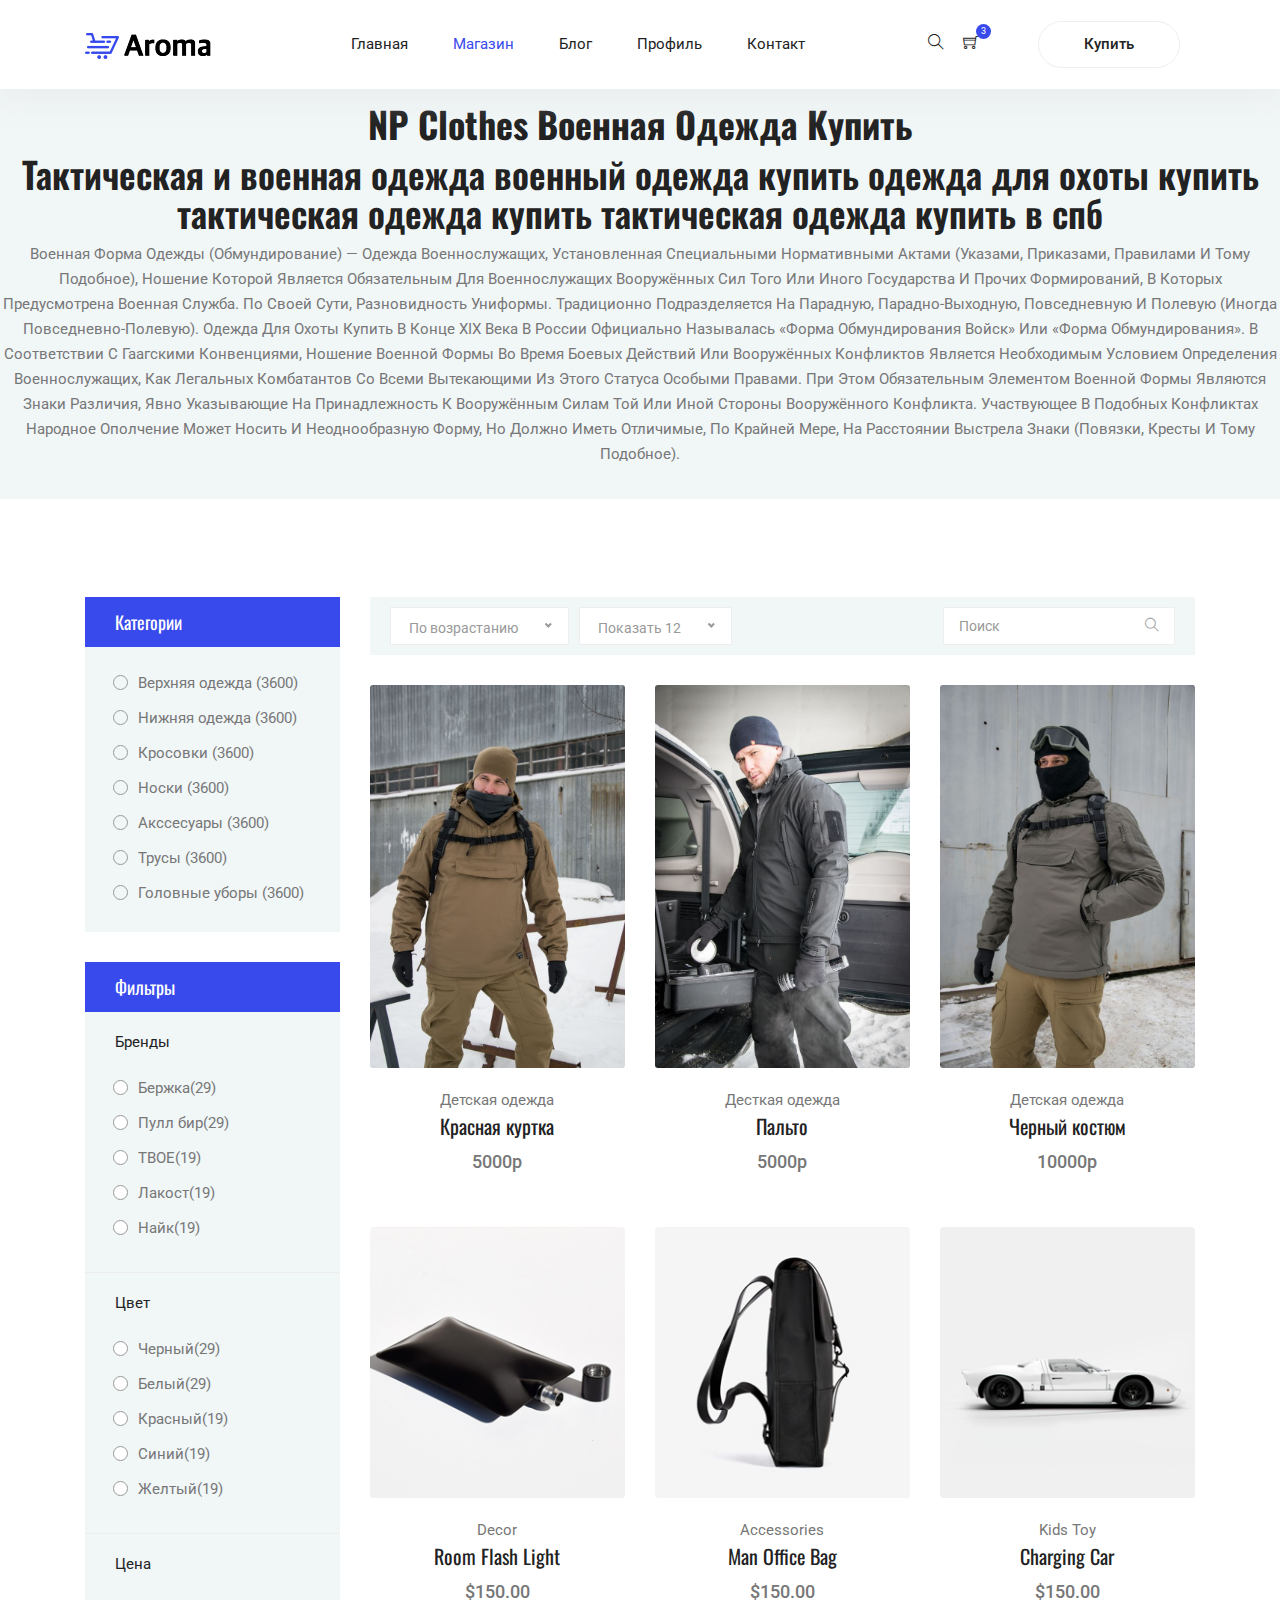
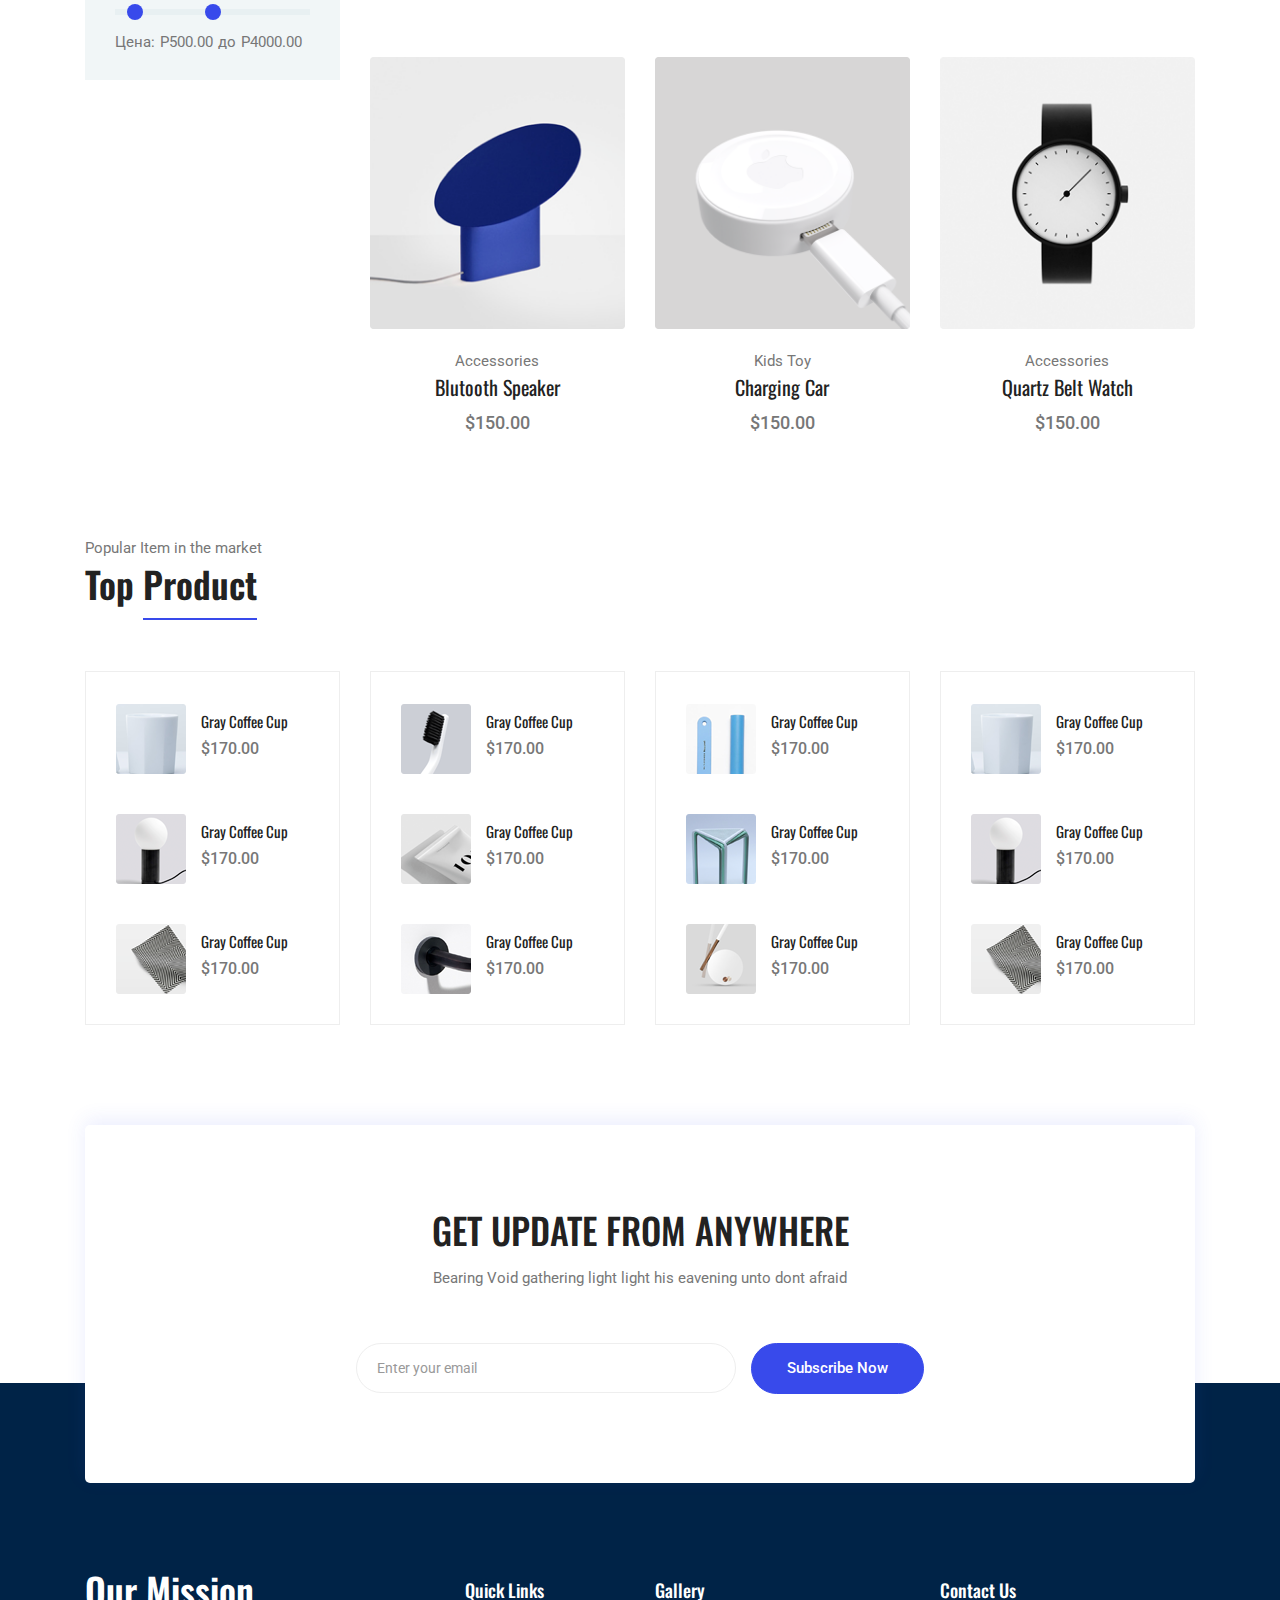
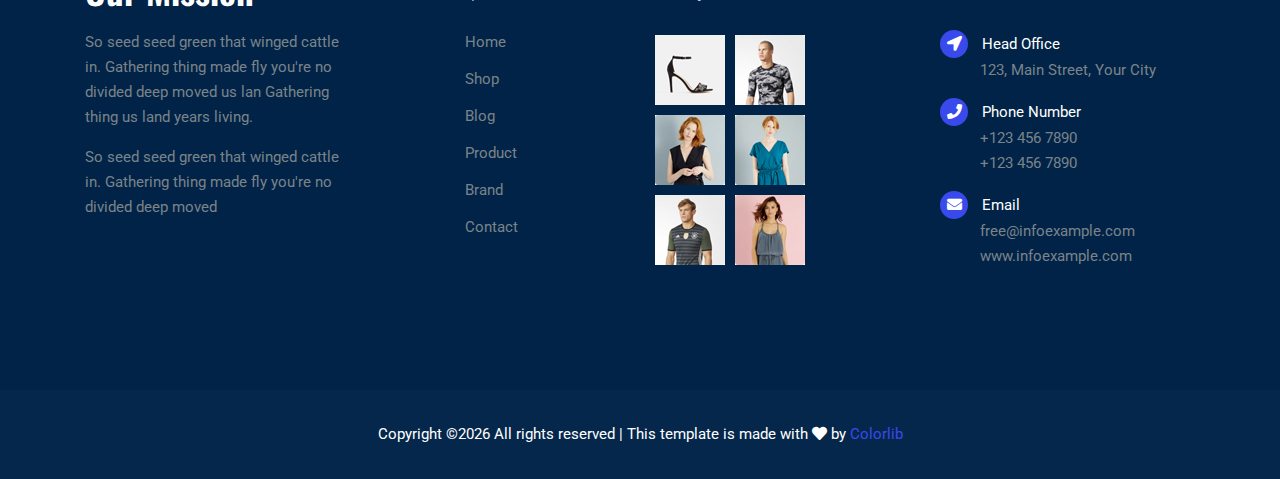
<file: confirmation.html>
<!DOCTYPE html>
<html lang="en">
<head>
  <meta charset="UTF-8">
  <meta name="viewport" content="width=device-width, initial-scale=1.0">
   <meta name="keywords" content="военная, одежда, купить, спб, одежда, для, охоты, купить, тактическая, одежда, купить, тактическая, одежда, купить, в, спб" />
  <meta http-equiv="X-UA-Compatible" content="ie=edge">
  <title>NP clothes военная одежда купить</title>
  <title>	одежда для охоты купить</title>
  <link rel="icon" href="img/Fevicon.png" type="image/png">
  <link rel="stylesheet" href="vendors/bootstrap/bootstrap.min.css">
  <link rel="stylesheet" href="vendors/fontawesome/css/all.min.css">
  <link rel="stylesheet" href="vendors/themify-icons/themify-icons.css">
  <link rel="stylesheet" href="vendors/linericon/style.css">
  <link rel="stylesheet" href="vendors/owl-carousel/owl.theme.default.min.css">
  <link rel="stylesheet" href="vendors/owl-carousel/owl.carousel.min.css">
  <link rel="stylesheet" href="vendors/nice-select/nice-select.css">
  <link rel="stylesheet" href="vendors/nouislider/nouislider.min.css">

  <link rel="stylesheet" href="css/style.css">
</head>
<body>
  <!--================ Start Header Menu Area =================-->
  <header class="header_area">
    <div class="main_menu">
      <nav class="navbar navbar-expand-lg navbar-light">
        <div class="container">
          <a class="navbar-brand logo_h" href="index.html"><img src="img/logo.png" alt="военная, одежда, купить, спб, одежда, для, охоты, купить, тактическая, одежда, купить, тактическая, одежда, купить, в, спб"></a>
          <button class="navbar-toggler" type="button" data-toggle="collapse" data-target="#navbarSupportedContent"
            aria-controls="navbarSupportedContent" aria-expanded="false" aria-label="Toggle navigation">
            <span class="icon-bar"></span>
            <span class="icon-bar"></span>
            <span class="icon-bar"></span>
          </button>
          <div class="collapse navbar-collapse offset" id="navbarSupportedContent">
            <ul class="nav navbar-nav menu_nav ml-auto mr-auto">
              <li class="nav-item"><a class="nav-link" href="index.html">Главная</a></li>
              <li class="nav-item active submenu dropdown">
                <a href="#" class="nav-link dropdown-toggle" data-toggle="dropdown" role="button" aria-haspopup="true"
                  aria-expanded="false">Магазин</a>
                <ul class="dropdown-menu">
                  <li class="nav-item"><a class="nav-link" href="category.html">Мужчины</a></li>
                  <li class="nav-item"><a class="nav-link" href="single-product.html">Женщины</a></li>
                  <li class="nav-item"><a class="nav-link" href="checkout.html">Дети</a></li>
                  <li class="nav-item"><a class="nav-link" href="confirmation.html">Тактическая одежда</a></li>
                  <li class="nav-item"><a class="nav-link" href="cart.html">Корзина</a></li>
                </ul>
              </li>
              <li class="nav-item submenu dropdown">
                <a href="#" class="nav-link dropdown-toggle" data-toggle="dropdown" role="button" aria-haspopup="true"
                  aria-expanded="false">Блог</a>
                <ul class="dropdown-menu">
                  <li class="nav-item"><a class="nav-link" href="blog.html">Блог</a></li>
                  <li class="nav-item"><a class="nav-link" href="single-blog.html">О нас</a></li>
                </ul>
              </li>
              <li class="nav-item submenu dropdown">
                <a href="#" class="nav-link dropdown-toggle" data-toggle="dropdown" role="button" aria-haspopup="true"
                  aria-expanded="false">Профиль</a>
                <ul class="dropdown-menu">
                  <li class="nav-item"><a class="nav-link" href="login.html">Войти</a></li>
                  <li class="nav-item"><a class="nav-link" href="register.html">Регистрация</a></li>
                  <li class="nav-item"><a class="nav-link" href="tracking-order.html">Отслеживание</a></li>
                </ul>
              </li>
              <li class="nav-item"><a class="nav-link" href="contact.html">Контакт</a></li>
            </ul>

            <ul class="nav-shop">
              <li class="nav-item"><button><i class="ti-search"></i></button></li>
              <li class="nav-item"><button><i class="ti-shopping-cart"></i><span class="nav-shop__circle">3</span></button> </li>
              <li class="nav-item"><a class="button button-header" href="#">Купить</a></li>
            </ul>
          </div>
        </div>
      </nav>
    </div>
  </header>
  <!--================ End Header Menu Area =================-->

  <!-- ================ start banner area ================= --> 
  <section class="blog-banner-area" id="category">
    <div class="container h-100">
      <div class="blog-banner">
        <div class="text-center">
          <h1>NP clothes военная одежда купить</h1>
          <h2>Тактическая и военная одежда военный одежда купить одежда для охоты купить тактическая одежда купить тактическая одежда купить в спб</h2>
          <nav aria-label="breadcrumb" class="banner-breadcrumb">
            <ol class="breadcrumb">
              <li class="breadcrumb-item"><a href="#"> Военная форма одежды (обмундирование) — одежда военнослужащих, установленная специальными нормативными актами (указами, приказами, правилами и тому подобное), ношение которой является обязательным для военнослужащих вооружённых сил того или иного государства и прочих формирований, в которых предусмотрена военная служба. По своей сути, разновидность униформы.

Традиционно подразделяется на парадную, парадно-выходную, повседневную и полевую (иногда повседневно-полевую). 	одежда для охоты купить

В конце XIX века в России официально называлась «форма обмундирования войск» или «форма обмундирования». В соответствии с Гаагскими конвенциями, ношение военной формы во время боевых действий или вооружённых конфликтов является необходимым условием определения военнослужащих, как легальных комбатантов со всеми вытекающими из этого статуса особыми правами. При этом обязательным элементом военной формы являются знаки различия, явно указывающие на принадлежность к вооружённым силам той или иной стороны вооружённого конфликта. Участвующее в подобных конфликтах народное ополчение может носить и неоднообразную форму, но должно иметь отличимые, по крайней мере, на расстоянии выстрела знаки (повязки, кресты и тому подобное).</a></li>
            </ol>
          </nav>
        </div>
      </div>
    </div>
  </section>
  <!-- ================ end banner area ================= -->


  <!-- ================ category section start ================= -->      
  <section class="section-margin--small mb-5">
    <div class="container">
      <div class="row">
        <div class="col-xl-3 col-lg-4 col-md-5">
          <div class="sidebar-categories">
            <div class="head">Категории</div>
            <ul class="main-categories">
              <li class="common-filter">
                <form action="#">
                  <ul>
                    <li class="filter-list"><input class="pixel-radio" type="radio" id="men" name="brand"><label for="men">Верхняя одежда<span> (3600)</span></label></li>
                    <li class="filter-list"><input class="pixel-radio" type="radio" id="women" name="brand"><label for="women">Нижняя одежда<span> (3600)</span></label></li>
                    <li class="filter-list"><input class="pixel-radio" type="radio" id="accessories" name="brand"><label for="accessories">Кросовки<span> (3600)</span></label></li>
                    <li class="filter-list"><input class="pixel-radio" type="radio" id="footwear" name="brand"><label for="footwear">Носки<span> (3600)</span></label></li>
                    <li class="filter-list"><input class="pixel-radio" type="radio" id="bayItem" name="brand"><label for="bayItem">Акссесуары<span> (3600)</span></label></li>
                    <li class="filter-list"><input class="pixel-radio" type="radio" id="electronics" name="brand"><label for="electronics">Трусы<span> (3600)</span></label></li>
                    <li class="filter-list"><input class="pixel-radio" type="radio" id="food" name="brand"><label for="food">Головные уборы<span> (3600)</span></label></li>
                  </ul>
                </form>
              </li>
            </ul>
          </div>
          <div class="sidebar-filter">
            <div class="top-filter-head">Фильтры</div>
            <div class="common-filter">
              <div class="head">Бренды</div>
              <form action="#">
                <ul>
                  <li class="filter-list"><input class="pixel-radio" type="radio" id="apple" name="brand"><label for="apple">Бержка<span>(29)</span></label></li>
                  <li class="filter-list"><input class="pixel-radio" type="radio" id="asus" name="brand"><label for="asus">Пулл бир<span>(29)</span></label></li>
                  <li class="filter-list"><input class="pixel-radio" type="radio" id="gionee" name="brand"><label for="gionee">ТВОЕ<span>(19)</span></label></li>
                  <li class="filter-list"><input class="pixel-radio" type="radio" id="micromax" name="brand"><label for="micromax">Лакост<span>(19)</span></label></li>
                  <li class="filter-list"><input class="pixel-radio" type="radio" id="samsung" name="brand"><label for="samsung">Найк<span>(19)</span></label></li>
                </ul>
              </form>
            </div>
            <div class="common-filter">
              <div class="head">Цвет</div>
              <form action="#">
                <ul>
                  <li class="filter-list"><input class="pixel-radio" type="radio" id="black" name="color"><label for="black">Черный<span>(29)</span></label></li>
                  <li class="filter-list"><input class="pixel-radio" type="radio" id="balckleather" name="color"><label for="balckleather">Белый<span>(29)</span></label></li>
                  <li class="filter-list"><input class="pixel-radio" type="radio" id="blackred" name="color"><label for="blackred">Красный<span>(19)</span></label></li>
                  <li class="filter-list"><input class="pixel-radio" type="radio" id="gold" name="color"><label for="gold">Синий<span>(19)</span></label></li>
                  <li class="filter-list"><input class="pixel-radio" type="radio" id="spacegrey" name="color"><label for="spacegrey">Желтый<span>(19)</span></label></li>
                </ul>
              </form>
            </div>
            <div class="common-filter">
              <div class="head">Цена</div>
              <div class="price-range-area">
                <div id="price-range"></div>
                <div class="value-wrapper d-flex">
                  <div class="price">Цена:</div>
                  <span>Р</span>
                  <div id="lower-value"></div>
                  <div class="to">до</div>
                  <span>Р</span>
                  <div id="upper-value"></div>
                </div>
              </div>
            </div>
          </div>
        </div>
        <div class="col-xl-9 col-lg-8 col-md-7">
          <!-- Start Filter Bar -->
          <div class="filter-bar d-flex flex-wrap align-items-center">
            <div class="sorting">
              <select>
                <option value="1">По возрастанию</option>
                <option value="1">По убыванию</option>
                <option value="1">По популярности</option>
              </select>
            </div>
            <div class="sorting mr-auto">
              <select>
                <option value="1">Показать 12</option>
                <option value="1">Показать 24</option>
                <option value="1">Показать 36</option>
              </select>
            </div>
            <div>
              <div class="input-group filter-bar-search">
                <input type="text" placeholder="Поиск">
                <div class="input-group-append">
                  <button type="button"><i class="ti-search"></i></button>
                </div>
              </div>
            </div>
          </div>
          <!-- End Filter Bar -->
          <!-- Start Best Seller -->
          <section class="lattest-product-area pb-40 category-list">
            <div class="row">
              <div class="col-md-6 col-lg-4">
                <div class="card text-center card-product">
                  <div class="card-product__img">
                    <img class="card-img" src="img/product/10.jpg" alt="военная одежда купить ">
                    <ul class="card-product__imgOverlay">
                      <li><button><i class="ti-search"></i></button></li>
                      <li><button><i class="ti-shopping-cart"></i></button></li>
                      <li><button><i class="ti-heart"></i></button></li>
                    </ul>
                  </div>
                  <div class="card-body">
                    <p>Детская одежда</p>
                    <h4 class="card-product__title"><a href="#">Красная куртка</a></h4>
                    <p class="card-product__price">5000р</p>
                  </div>
                </div>
              </div>
              <div class="col-md-6 col-lg-4">
                <div class="card text-center card-product">
                  <div class="card-product__img">
                    <img class="card-img" src="img/product/11.jpg" alt="военная одежда купить">
                    <ul class="card-product__imgOverlay">
                      <li><button><i class="ti-search"></i></button></li>
                      <li><button><i class="ti-shopping-cart"></i></button></li>
                      <li><button><i class="ti-heart"></i></button></li>
                    </ul>
                  </div>
                  <div class="card-body">
                    <p>Десткая одежда</p>
                    <h4 class="card-product__title"><a href="#">Пальто</a></h4>
                    <p class="card-product__price">5000р</p>
                  </div>
                </div>
              </div>
              <div class="col-md-6 col-lg-4">
                <div class="card text-center card-product">
                  <div class="card-product__img">
                    <img class="card-img" src="img/product/12.jpg" alt="военная одежда купить">
                    <ul class="card-product__imgOverlay">
                      <li><button><i class="ti-search"></i></button></li>
                      <li><button><i class="ti-shopping-cart"></i></button></li>
                      <li><button><i class="ti-heart"></i></button></li>
                    </ul>
                  </div>
                  <div class="card-body">
                    <p>Детская одежда</p>
                    <h4 class="card-product__title"><a href="#">Черный костюм</a></h4>
                    <p class="card-product__price">10000р</p>
                  </div>
                </div>
              </div>
              <div class="col-md-6 col-lg-4">
                <div class="card text-center card-product">
                  <div class="card-product__img">
                    <img class="card-img" src="img/product/product4.png" alt="	одежда для охоты купить">
                    <ul class="card-product__imgOverlay">
                      <li><button><i class="ti-search"></i></button></li>
                      <li><button><i class="ti-shopping-cart"></i></button></li>
                      <li><button><i class="ti-heart"></i></button></li>
                    </ul>
                  </div>
                  <div class="card-body">
                    <p>Decor</p>
                    <h4 class="card-product__title"><a href="#">Room Flash Light</a></h4>
                    <p class="card-product__price">$150.00</p>
                  </div>
                </div>
              </div>
              <div class="col-md-6 col-lg-4">
                <div class="card text-center card-product">
                  <div class="card-product__img">
                    <img class="card-img" src="img/product/product5.png" alt="	одежда для охоты купить">
                    <ul class="card-product__imgOverlay">
                      <li><button><i class="ti-search"></i></button></li>
                      <li><button><i class="ti-shopping-cart"></i></button></li>
                      <li><button><i class="ti-heart"></i></button></li>
                    </ul>
                  </div>
                  <div class="card-body">
                    <p>Accessories</p>
                    <h4 class="card-product__title"><a href="#">Man Office Bag</a></h4>
                    <p class="card-product__price">$150.00</p>
                  </div>
                </div>
              </div>
              <div class="col-md-6 col-lg-4">
                <div class="card text-center card-product">
                  <div class="card-product__img">
                    <img class="card-img" src="img/product/product6.png" alt="тактическая одежда купить">
                    <ul class="card-product__imgOverlay">
                      <li><button><i class="ti-search"></i></button></li>
                      <li><button><i class="ti-shopping-cart"></i></button></li>
                      <li><button><i class="ti-heart"></i></button></li>
                    </ul>
                  </div>
                  <div class="card-body">
                    <p>Kids Toy</p>
                    <h4 class="card-product__title"><a href="#">Charging Car</a></h4>
                    <p class="card-product__price">$150.00</p>
                  </div>
                </div>
              </div>
              <div class="col-md-6 col-lg-4">
                <div class="card text-center card-product">
                  <div class="card-product__img">
                    <img class="card-img" src="img/product/product7.png" alt="тактическая одежда купить">
                    <ul class="card-product__imgOverlay">
                      <li><button><i class="ti-search"></i></button></li>
                      <li><button><i class="ti-shopping-cart"></i></button></li>
                      <li><button><i class="ti-heart"></i></button></li>
                    </ul>
                  </div>
                  <div class="card-body">
                    <p>Accessories</p>
                    <h4 class="card-product__title"><a href="#">Blutooth Speaker</a></h4>
                    <p class="card-product__price">$150.00</p>
                  </div> 
                </div>
              </div>
              <div class="col-md-6 col-lg-4">
                <div class="card text-center card-product">
                  <div class="card-product__img">
                    <img class="card-img" src="img/product/product8.png" alt="тактическая одежда купить в спб">
                    <ul class="card-product__imgOverlay">
                      <li><button><i class="ti-search"></i></button></li>
                      <li><button><i class="ti-shopping-cart"></i></button></li>
                      <li><button><i class="ti-heart"></i></button></li>
                    </ul>
                  </div>
                  <div class="card-body">
                    <p>Kids Toy</p>
                    <h4 class="card-product__title"><a href="#">Charging Car</a></h4>
                    <p class="card-product__price">$150.00</p>
                  </div>
                </div>
              </div>
              <div class="col-md-6 col-lg-4">
                <div class="card text-center card-product">
                  <div class="card-product__img">
                    <img class="card-img" src="img/product/product1.png" alt="тактическая одежда купить в спб">
                    <ul class="card-product__imgOverlay">
                      <li><button><i class="ti-search"></i></button></li>
                      <li><button><i class="ti-shopping-cart"></i></button></li>
                      <li><button><i class="ti-heart"></i></button></li>
                    </ul>
                  </div>
                  <div class="card-body">
                    <p>Accessories</p>
                    <h4 class="card-product__title"><a href="#">Quartz Belt Watch</a></h4>
                    <p class="card-product__price">$150.00</p>
                  </div>
                </div>
              </div>
            </div>
          </section>
          <!-- End Best Seller -->
        </div>
      </div>
    </div>
  </section>
  <!-- ================ category section end ================= -->      

  <!-- ================ top product area start ================= -->  
  <section class="related-product-area">
    <div class="container">
      <div class="section-intro pb-60px">
        <p>Popular Item in the market</p>
        <h2>Top <span class="section-intro__style">Product</span></h2>
      </div>
      <div class="row mt-30">
        <div class="col-sm-6 col-xl-3 mb-4 mb-xl-0">
          <div class="single-search-product-wrapper">
            <div class="single-search-product d-flex">
              <a href="#"><img src="img/product/product-sm-1.png" alt=""></a>
              <div class="desc">
                  <a href="#" class="title">Gray Coffee Cup</a>
                  <div class="price">$170.00</div>
              </div>
            </div>
            <div class="single-search-product d-flex">
              <a href="#"><img src="img/product/product-sm-2.png" alt=""></a>
              <div class="desc">
                <a href="#" class="title">Gray Coffee Cup</a>
                <div class="price">$170.00</div>
              </div>
            </div>
            <div class="single-search-product d-flex">
              <a href="#"><img src="img/product/product-sm-3.png" alt=""></a>
              <div class="desc">
                <a href="#" class="title">Gray Coffee Cup</a>
                <div class="price">$170.00</div>
              </div>
            </div>
          </div>
        </div>

        <div class="col-sm-6 col-xl-3 mb-4 mb-xl-0">
          <div class="single-search-product-wrapper">
            <div class="single-search-product d-flex">
              <a href="#"><img src="img/product/product-sm-4.png" alt=""></a>
              <div class="desc">
                  <a href="#" class="title">Gray Coffee Cup</a>
                  <div class="price">$170.00</div>
              </div>
            </div>
            <div class="single-search-product d-flex">
              <a href="#"><img src="img/product/product-sm-5.png" alt=""></a>
              <div class="desc">
                <a href="#" class="title">Gray Coffee Cup</a>
                <div class="price">$170.00</div>
              </div>
            </div>
            <div class="single-search-product d-flex">
              <a href="#"><img src="img/product/product-sm-6.png" alt=""></a>
              <div class="desc">
                <a href="#" class="title">Gray Coffee Cup</a>
                <div class="price">$170.00</div>
              </div>
            </div>
          </div>
        </div>

        <div class="col-sm-6 col-xl-3 mb-4 mb-xl-0">
          <div class="single-search-product-wrapper">
            <div class="single-search-product d-flex">
              <a href="#"><img src="img/product/product-sm-7.png" alt=""></a>
              <div class="desc">
                  <a href="#" class="title">Gray Coffee Cup</a>
                  <div class="price">$170.00</div>
              </div>
            </div>
            <div class="single-search-product d-flex">
              <a href="#"><img src="img/product/product-sm-8.png" alt=""></a>
              <div class="desc">
                <a href="#" class="title">Gray Coffee Cup</a>
                <div class="price">$170.00</div>
              </div>
            </div>
            <div class="single-search-product d-flex">
              <a href="#"><img src="img/product/product-sm-9.png" alt=""></a>
              <div class="desc">
                <a href="#" class="title">Gray Coffee Cup</a>
                <div class="price">$170.00</div>
              </div>
            </div>
          </div>
        </div>

        <div class="col-sm-6 col-xl-3 mb-4 mb-xl-0">
          <div class="single-search-product-wrapper">
            <div class="single-search-product d-flex">
              <a href="#"><img src="img/product/product-sm-1.png" alt=""></a>
              <div class="desc">
                  <a href="#" class="title">Gray Coffee Cup</a>
                  <div class="price">$170.00</div>
              </div>
            </div>
            <div class="single-search-product d-flex">
              <a href="#"><img src="img/product/product-sm-2.png" alt=""></a>
              <div class="desc">
                <a href="#" class="title">Gray Coffee Cup</a>
                <div class="price">$170.00</div>
              </div>
            </div>
            <div class="single-search-product d-flex">
              <a href="#"><img src="img/product/product-sm-3.png" alt=""></a>
              <div class="desc">
                <a href="#" class="title">Gray Coffee Cup</a>
                <div class="price">$170.00</div>
              </div>
            </div>
          </div>
        </div>
      </div>
    </div>
  </section>
  <!-- ================ top product area end ================= -->    

  <!-- ================ Subscribe section start ================= -->     
  <section class="subscribe-position">
    <div class="container">
      <div class="subscribe text-center">
        <h3 class="subscribe__title">Get Update From Anywhere</h3>
        <p>Bearing Void gathering light light his eavening unto dont afraid</p>
        <div id="mc_embed_signup">
          <form target="_blank" action="https://spondonit.us12.list-manage.com/subscribe/post?u=1462626880ade1ac87bd9c93a&amp;id=92a4423d01" method="get" class="subscribe-form form-inline mt-5 pt-1">
            <div class="form-group ml-sm-auto">
              <input class="form-control mb-1" type="email" name="EMAIL" placeholder="Enter your email" onfocus="this.placeholder = ''" onblur="this.placeholder = 'Your Email Address '" >
              <div class="info"></div>
            </div>
            <button class="button button-subscribe mr-auto mb-1" type="submit">Subscribe Now</button>
            <div style="position: absolute; left: -5000px;">
              <input name="b_36c4fd991d266f23781ded980_aefe40901a" tabindex="-1" value="" type="text">
            </div>

          </form>
        </div>
        
      </div>
    </div>
  </section>
  <!-- ================ Subscribe section end ================= -->     


  <!--================ Start footer Area  =================-->  
  <footer>
    <div class="footer-area">
      <div class="container">
        <div class="row section_gap">
          <div class="col-lg-3 col-md-6 col-sm-6">
            <div class="single-footer-widget tp_widgets">
              <h4 class="footer_title large_title">Our Mission</h4>
              <p>
                So seed seed green that winged cattle in. Gathering thing made fly you're no 
                divided deep moved us lan Gathering thing us land years living.
              </p>
              <p>
                So seed seed green that winged cattle in. Gathering thing made fly you're no divided deep moved 
              </p>
            </div>
          </div>
          <div class="offset-lg-1 col-lg-2 col-md-6 col-sm-6">
            <div class="single-footer-widget tp_widgets">
              <h4 class="footer_title">Quick Links</h4>
              <ul class="list">
                <li><a href="#">Home</a></li>
                <li><a href="#">Shop</a></li>
                <li><a href="#">Blog</a></li>
                <li><a href="#">Product</a></li>
                <li><a href="#">Brand</a></li>
                <li><a href="#">Contact</a></li>
              </ul>
            </div>
          </div>
          <div class="col-lg-2 col-md-6 col-sm-6">
            <div class="single-footer-widget instafeed">
              <h4 class="footer_title">Gallery</h4>
              <ul class="list instafeed d-flex flex-wrap">
                <li><img src="img/gallery/r1.jpg" alt=""></li>
                <li><img src="img/gallery/r2.jpg" alt=""></li>
                <li><img src="img/gallery/r3.jpg" alt=""></li>
                <li><img src="img/gallery/r5.jpg" alt=""></li>
                <li><img src="img/gallery/r7.jpg" alt=""></li>
                <li><img src="img/gallery/r8.jpg" alt=""></li>
              </ul>
            </div>
          </div>
          <div class="offset-lg-1 col-lg-3 col-md-6 col-sm-6">
            <div class="single-footer-widget tp_widgets">
              <h4 class="footer_title">Contact Us</h4>
              <div class="ml-40">
                <p class="sm-head">
                  <span class="fa fa-location-arrow"></span>
                  Head Office
                </p>
                <p>123, Main Street, Your City</p>
  
                <p class="sm-head">
                  <span class="fa fa-phone"></span>
                  Phone Number
                </p>
                <p>
                  +123 456 7890 <br>
                  +123 456 7890
                </p>
  
                <p class="sm-head">
                  <span class="fa fa-envelope"></span>
                  Email
                </p>
                <p>
                  free@infoexample.com <br>
                  www.infoexample.com
                </p>
              </div>
            </div>
          </div>
        </div>
      </div>
    </div>

    <div class="footer-bottom">
      <div class="container">
        <div class="row d-flex">
          <p class="col-lg-12 footer-text text-center">
            <!-- Link back to Colorlib can't be removed. Template is licensed under CC BY 3.0. -->
Copyright &copy;<script>document.write(new Date().getFullYear());</script> All rights reserved | This template is made with <i class="fa fa-heart" aria-hidden="true"></i> by <a href="https://colorlib.com" target="_blank">Colorlib</a>
<!-- Link back to Colorlib can't be removed. Template is licensed under CC BY 3.0. --></p>
        </div>
      </div>
    </div>
  </footer>
  <!--================ End footer Area  =================-->



  <script src="vendors/jquery/jquery-3.2.1.min.js"></script>
  <script src="vendors/bootstrap/bootstrap.bundle.min.js"></script>
  <script src="vendors/skrollr.min.js"></script>
  <script src="vendors/owl-carousel/owl.carousel.min.js"></script>
  <script src="vendors/nice-select/jquery.nice-select.min.js"></script>
  <script src="vendors/nouislider/nouislider.min.js"></script>
  <script src="vendors/jquery.ajaxchimp.min.js"></script>
  <script src="vendors/mail-script.js"></script>
  <script src="js/main.js"></script>
</body>
</html>
</file>
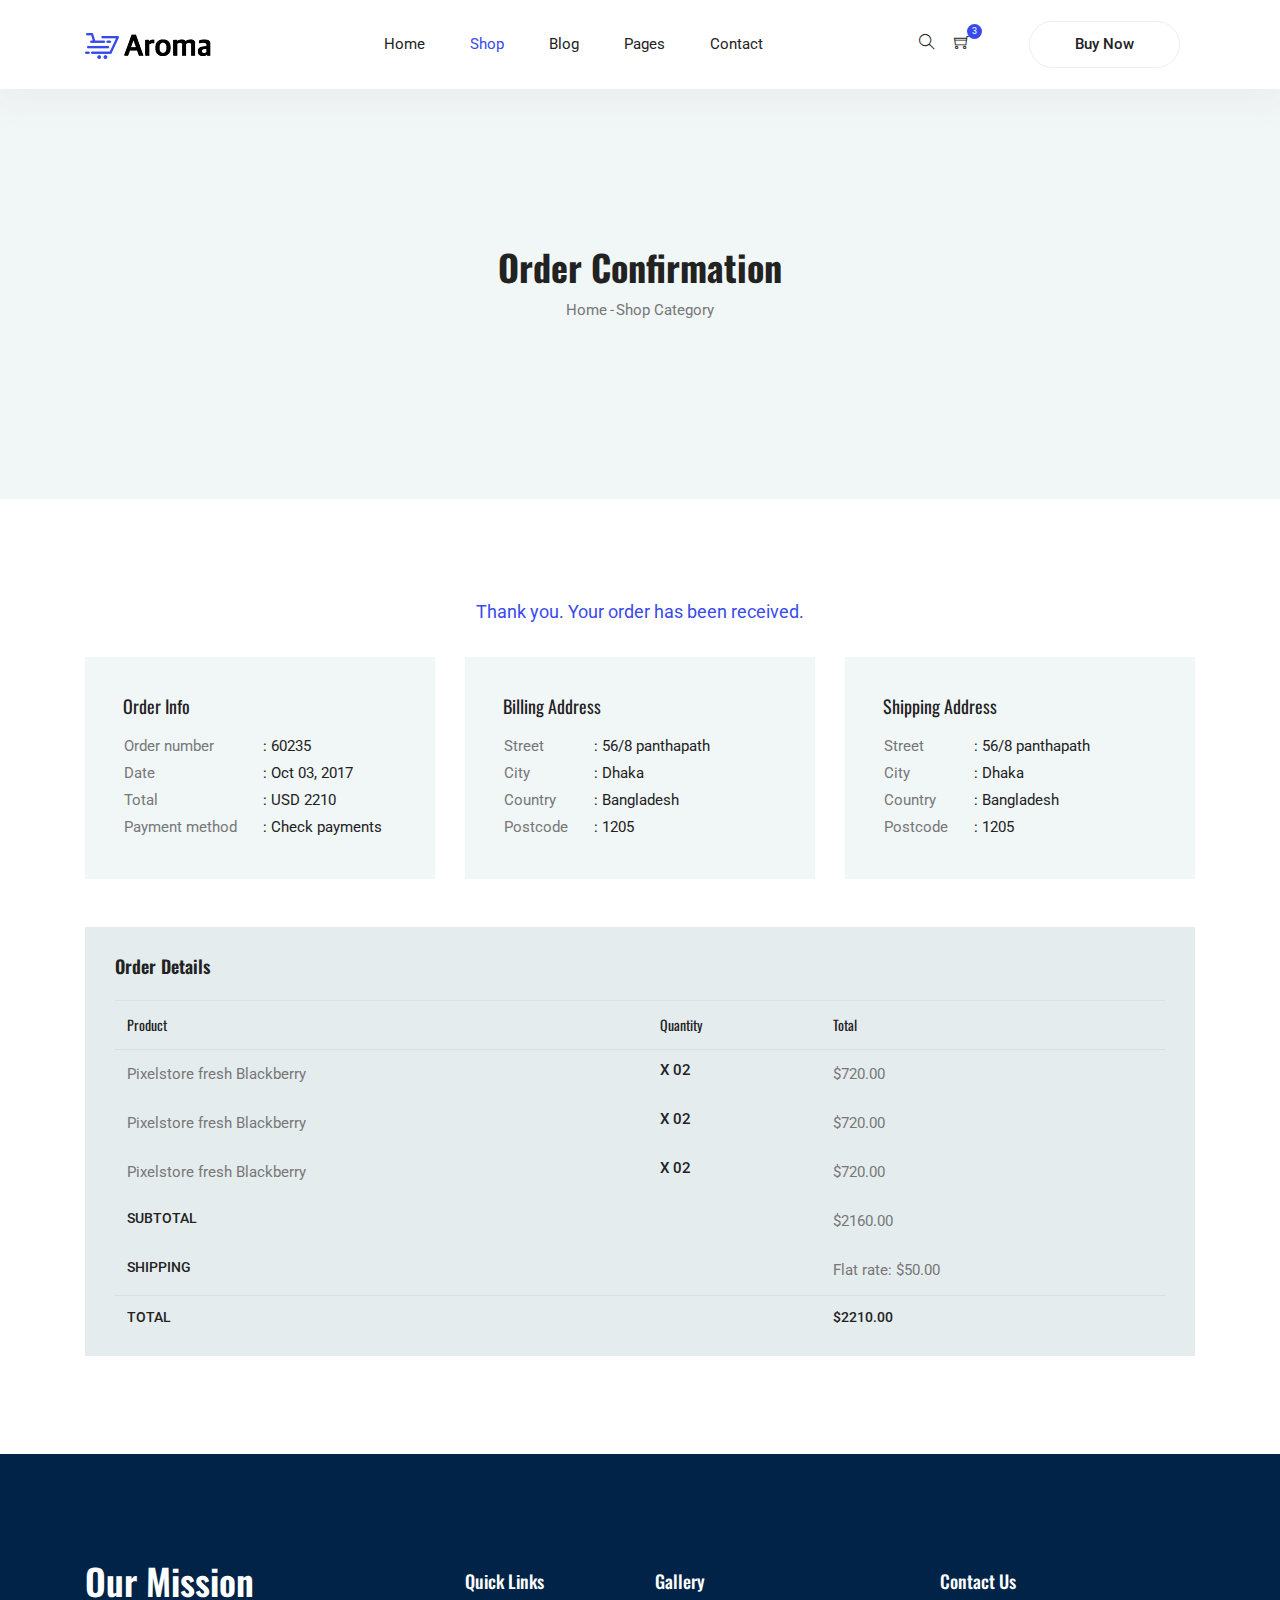
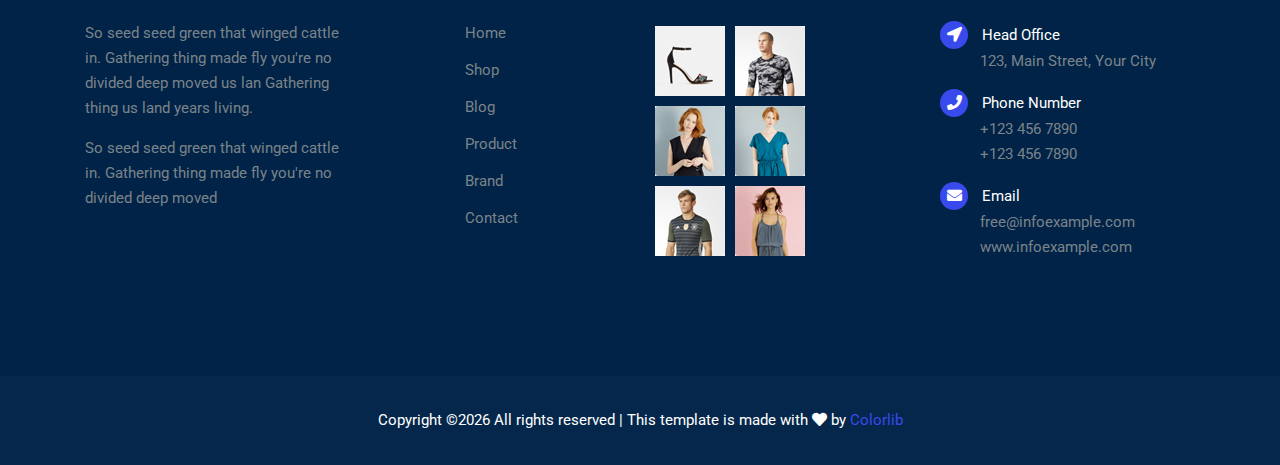
<file: confirmationold.html>
<!DOCTYPE html>
<html lang="en">
<head>
  <meta charset="UTF-8">
  <meta name="viewport" content="width=device-width, initial-scale=1.0">
  <meta http-equiv="X-UA-Compatible" content="ie=edge">
  <title>Aroma Shop</title>
	<link rel="icon" href="img/Fevicon.png" type="image/png">
  <link rel="stylesheet" href="vendors/bootstrap/bootstrap.min.css">
  <link rel="stylesheet" href="vendors/fontawesome/css/all.min.css">
	<link rel="stylesheet" href="vendors/themify-icons/themify-icons.css">
	<link rel="stylesheet" href="vendors/linericon/style.css">
  <link rel="stylesheet" href="vendors/owl-carousel/owl.theme.default.min.css">
  <link rel="stylesheet" href="vendors/owl-carousel/owl.carousel.min.css">
  <link rel="stylesheet" href="vendors/nice-select/nice-select.css">
  <link rel="stylesheet" href="vendors/nouislider/nouislider.min.css">

  <link rel="stylesheet" href="css/style.css">
</head>
<body>
  <!--================ Start Header Menu Area =================-->
	<header class="header_area">
    <div class="main_menu">
      <nav class="navbar navbar-expand-lg navbar-light">
        <div class="container">
          <a class="navbar-brand logo_h" href="index.html"><img src="img/logo.png" alt=""></a>
          <button class="navbar-toggler" type="button" data-toggle="collapse" data-target="#navbarSupportedContent"
            aria-controls="navbarSupportedContent" aria-expanded="false" aria-label="Toggle navigation">
            <span class="icon-bar"></span>
            <span class="icon-bar"></span>
            <span class="icon-bar"></span>
          </button>
          <div class="collapse navbar-collapse offset" id="navbarSupportedContent">
            <ul class="nav navbar-nav menu_nav ml-auto mr-auto">
              <li class="nav-item"><a class="nav-link" href="index.html">Home</a></li>
              <li class="nav-item active submenu dropdown">
                <a href="#" class="nav-link dropdown-toggle" data-toggle="dropdown" role="button" aria-haspopup="true"
                  aria-expanded="false">Shop</a>
                <ul class="dropdown-menu">
                  <li class="nav-item"><a class="nav-link" href="category.html">Shop Category</a></li>
                  <li class="nav-item"><a class="nav-link" href="single-product.html">Product Details</a></li>
                  <li class="nav-item"><a class="nav-link" href="checkout.html">Product Checkout</a></li>
                  <li class="nav-item"><a class="nav-link" href="confirmation.html">Confirmation</a></li>
                  <li class="nav-item"><a class="nav-link" href="cart.html">Shopping Cart</a></li>
                </ul>
							</li>
              <li class="nav-item submenu dropdown">
                <a href="#" class="nav-link dropdown-toggle" data-toggle="dropdown" role="button" aria-haspopup="true"
                  aria-expanded="false">Blog</a>
                <ul class="dropdown-menu">
                  <li class="nav-item"><a class="nav-link" href="blog.html">Blog</a></li>
                  <li class="nav-item"><a class="nav-link" href="single-blog.html">Blog Details</a></li>
                </ul>
							</li>
							<li class="nav-item submenu dropdown">
                <a href="#" class="nav-link dropdown-toggle" data-toggle="dropdown" role="button" aria-haspopup="true"
                  aria-expanded="false">Pages</a>
                <ul class="dropdown-menu">
                  <li class="nav-item"><a class="nav-link" href="login.html">Login</a></li>
                  <li class="nav-item"><a class="nav-link" href="register.html">Register</a></li>
                  <li class="nav-item"><a class="nav-link" href="tracking-order.html">Tracking</a></li>
                </ul>
              </li>
              <li class="nav-item"><a class="nav-link" href="contact.html">Contact</a></li>
            </ul>

            <ul class="nav-shop">
              <li class="nav-item"><button><i class="ti-search"></i></button></li>
              <li class="nav-item"><button><i class="ti-shopping-cart"></i><span class="nav-shop__circle">3</span></button> </li>
              <li class="nav-item"><a class="button button-header" href="#">Buy Now</a></li>
            </ul>
          </div>
        </div>
      </nav>
    </div>
  </header>
	<!--================ End Header Menu Area =================-->
  
	<!-- ================ start banner area ================= -->	
	<section class="blog-banner-area" id="category">
		<div class="container h-100">
			<div class="blog-banner">
				<div class="text-center">
					<h1>Order Confirmation</h1>
					<nav aria-label="breadcrumb" class="banner-breadcrumb">
            <ol class="breadcrumb">
              <li class="breadcrumb-item"><a href="#">Home</a></li>
              <li class="breadcrumb-item active" aria-current="page">Shop Category</li>
            </ol>
          </nav>
				</div>
			</div>
    </div>
	</section>
	<!-- ================ end banner area ================= -->
  
  <!--================Order Details Area =================-->
  <section class="order_details section-margin--small">
    <div class="container">
      <p class="text-center billing-alert">Thank you. Your order has been received.</p>
      <div class="row mb-5">
        <div class="col-md-6 col-xl-4 mb-4 mb-xl-0">
          <div class="confirmation-card">
            <h3 class="billing-title">Order Info</h3>
            <table class="order-rable">
              <tr>
                <td>Order number</td>
                <td>: 60235</td>
              </tr>
              <tr>
                <td>Date</td>
                <td>: Oct 03, 2017</td>
              </tr>
              <tr>
                <td>Total</td>
                <td>: USD 2210</td>
              </tr>
              <tr>
                <td>Payment method</td>
                <td>: Check payments</td>
              </tr>
            </table>
          </div>
        </div>
        <div class="col-md-6 col-xl-4 mb-4 mb-xl-0">
          <div class="confirmation-card">
            <h3 class="billing-title">Billing Address</h3>
            <table class="order-rable">
              <tr>
                <td>Street</td>
                <td>: 56/8 panthapath</td>
              </tr>
              <tr>
                <td>City</td>
                <td>: Dhaka</td>
              </tr>
              <tr>
                <td>Country</td>
                <td>: Bangladesh</td>
              </tr>
              <tr>
                <td>Postcode</td>
                <td>: 1205</td>
              </tr>
            </table>
          </div>
        </div>
        <div class="col-md-6 col-xl-4 mb-4 mb-xl-0">
          <div class="confirmation-card">
            <h3 class="billing-title">Shipping Address</h3>
            <table class="order-rable">
              <tr>
                <td>Street</td>
                <td>: 56/8 panthapath</td>
              </tr>
              <tr>
                <td>City</td>
                <td>: Dhaka</td>
              </tr>
              <tr>
                <td>Country</td>
                <td>: Bangladesh</td>
              </tr>
              <tr>
                <td>Postcode</td>
                <td>: 1205</td>
              </tr>
            </table>
          </div>
        </div>
      </div>
      <div class="order_details_table">
        <h2>Order Details</h2>
        <div class="table-responsive">
          <table class="table">
            <thead>
              <tr>
                <th scope="col">Product</th>
                <th scope="col">Quantity</th>
                <th scope="col">Total</th>
              </tr>
            </thead>
            <tbody>
              <tr>
                <td>
                  <p>Pixelstore fresh Blackberry</p>
                </td>
                <td>
                  <h5>x 02</h5>
                </td>
                <td>
                  <p>$720.00</p>
                </td>
              </tr>
              <tr>
                <td>
                  <p>Pixelstore fresh Blackberry</p>
                </td>
                <td>
                  <h5>x 02</h5>
                </td>
                <td>
                  <p>$720.00</p>
                </td>
              </tr>
              <tr>
                <td>
                  <p>Pixelstore fresh Blackberry</p>
                </td>
                <td>
                  <h5>x 02</h5>
                </td>
                <td>
                  <p>$720.00</p>
                </td>
              </tr>
              <tr>
                <td>
                  <h4>Subtotal</h4>
                </td>
                <td>
                  <h5></h5>
                </td>
                <td>
                  <p>$2160.00</p>
                </td>
              </tr>
              <tr>
                <td>
                  <h4>Shipping</h4>
                </td>
                <td>
                  <h5></h5>
                </td>
                <td>
                  <p>Flat rate: $50.00</p>
                </td>
              </tr>
              <tr>
                <td>
                  <h4>Total</h4>
                </td>
                <td>
                  <h5></h5>
                </td>
                <td>
                  <h4>$2210.00</h4>
                </td>
              </tr>
            </tbody>
          </table>
        </div>
      </div>
    </div>
  </section>
  <!--================End Order Details Area =================-->



  <!--================ Start footer Area  =================-->	
	<footer>
		<div class="footer-area footer-only">
			<div class="container">
				<div class="row section_gap">
					<div class="col-lg-3 col-md-6 col-sm-6">
						<div class="single-footer-widget tp_widgets ">
							<h4 class="footer_title large_title">Our Mission</h4>
							<p>
								So seed seed green that winged cattle in. Gathering thing made fly you're no 
								divided deep moved us lan Gathering thing us land years living.
							</p>
							<p>
								So seed seed green that winged cattle in. Gathering thing made fly you're no divided deep moved 
							</p>
						</div>
					</div>
					<div class="offset-lg-1 col-lg-2 col-md-6 col-sm-6">
						<div class="single-footer-widget tp_widgets">
							<h4 class="footer_title">Quick Links</h4>
							<ul class="list">
								<li><a href="#">Home</a></li>
								<li><a href="#">Shop</a></li>
								<li><a href="#">Blog</a></li>
								<li><a href="#">Product</a></li>
								<li><a href="#">Brand</a></li>
								<li><a href="#">Contact</a></li>
							</ul>
						</div>
					</div>
					<div class="col-lg-2 col-md-6 col-sm-6">
						<div class="single-footer-widget instafeed">
							<h4 class="footer_title">Gallery</h4>
							<ul class="list instafeed d-flex flex-wrap">
								<li><img src="img/gallery/r1.jpg" alt=""></li>
								<li><img src="img/gallery/r2.jpg" alt=""></li>
								<li><img src="img/gallery/r3.jpg" alt=""></li>
								<li><img src="img/gallery/r5.jpg" alt=""></li>
								<li><img src="img/gallery/r7.jpg" alt=""></li>
								<li><img src="img/gallery/r8.jpg" alt=""></li>
							</ul>
						</div>
					</div>
					<div class="offset-lg-1 col-lg-3 col-md-6 col-sm-6">
						<div class="single-footer-widget tp_widgets">
							<h4 class="footer_title">Contact Us</h4>
							<div class="ml-40">
								<p class="sm-head">
									<span class="fa fa-location-arrow"></span>
									Head Office
								</p>
								<p>123, Main Street, Your City</p>
	
								<p class="sm-head">
									<span class="fa fa-phone"></span>
									Phone Number
								</p>
								<p>
									+123 456 7890 <br>
									+123 456 7890
								</p>
	
								<p class="sm-head">
									<span class="fa fa-envelope"></span>
									Email
								</p>
								<p>
									free@infoexample.com <br>
									www.infoexample.com
								</p>
							</div>
						</div>
					</div>
				</div>
			</div>
		</div>

		<div class="footer-bottom">
			<div class="container">
				<div class="row d-flex">
					<p class="col-lg-12 footer-text text-center">
						<!-- Link back to Colorlib can't be removed. Template is licensed under CC BY 3.0. -->
Copyright &copy;<script>document.write(new Date().getFullYear());</script> All rights reserved | This template is made with <i class="fa fa-heart" aria-hidden="true"></i> by <a href="https://colorlib.com" target="_blank">Colorlib</a>
<!-- Link back to Colorlib can't be removed. Template is licensed under CC BY 3.0. --></p>
				</div>
			</div>
		</div>
	</footer>
	<!--================ End footer Area  =================-->



  <script src="vendors/jquery/jquery-3.2.1.min.js"></script>
  <script src="vendors/bootstrap/bootstrap.bundle.min.js"></script>
  <script src="vendors/skrollr.min.js"></script>
  <script src="vendors/owl-carousel/owl.carousel.min.js"></script>
  <script src="vendors/nice-select/jquery.nice-select.min.js"></script>
  <script src="vendors/jquery.ajaxchimp.min.js"></script>
  <script src="vendors/mail-script.js"></script>
  <script src="js/main.js"></script>
</body>
</html>
</file>
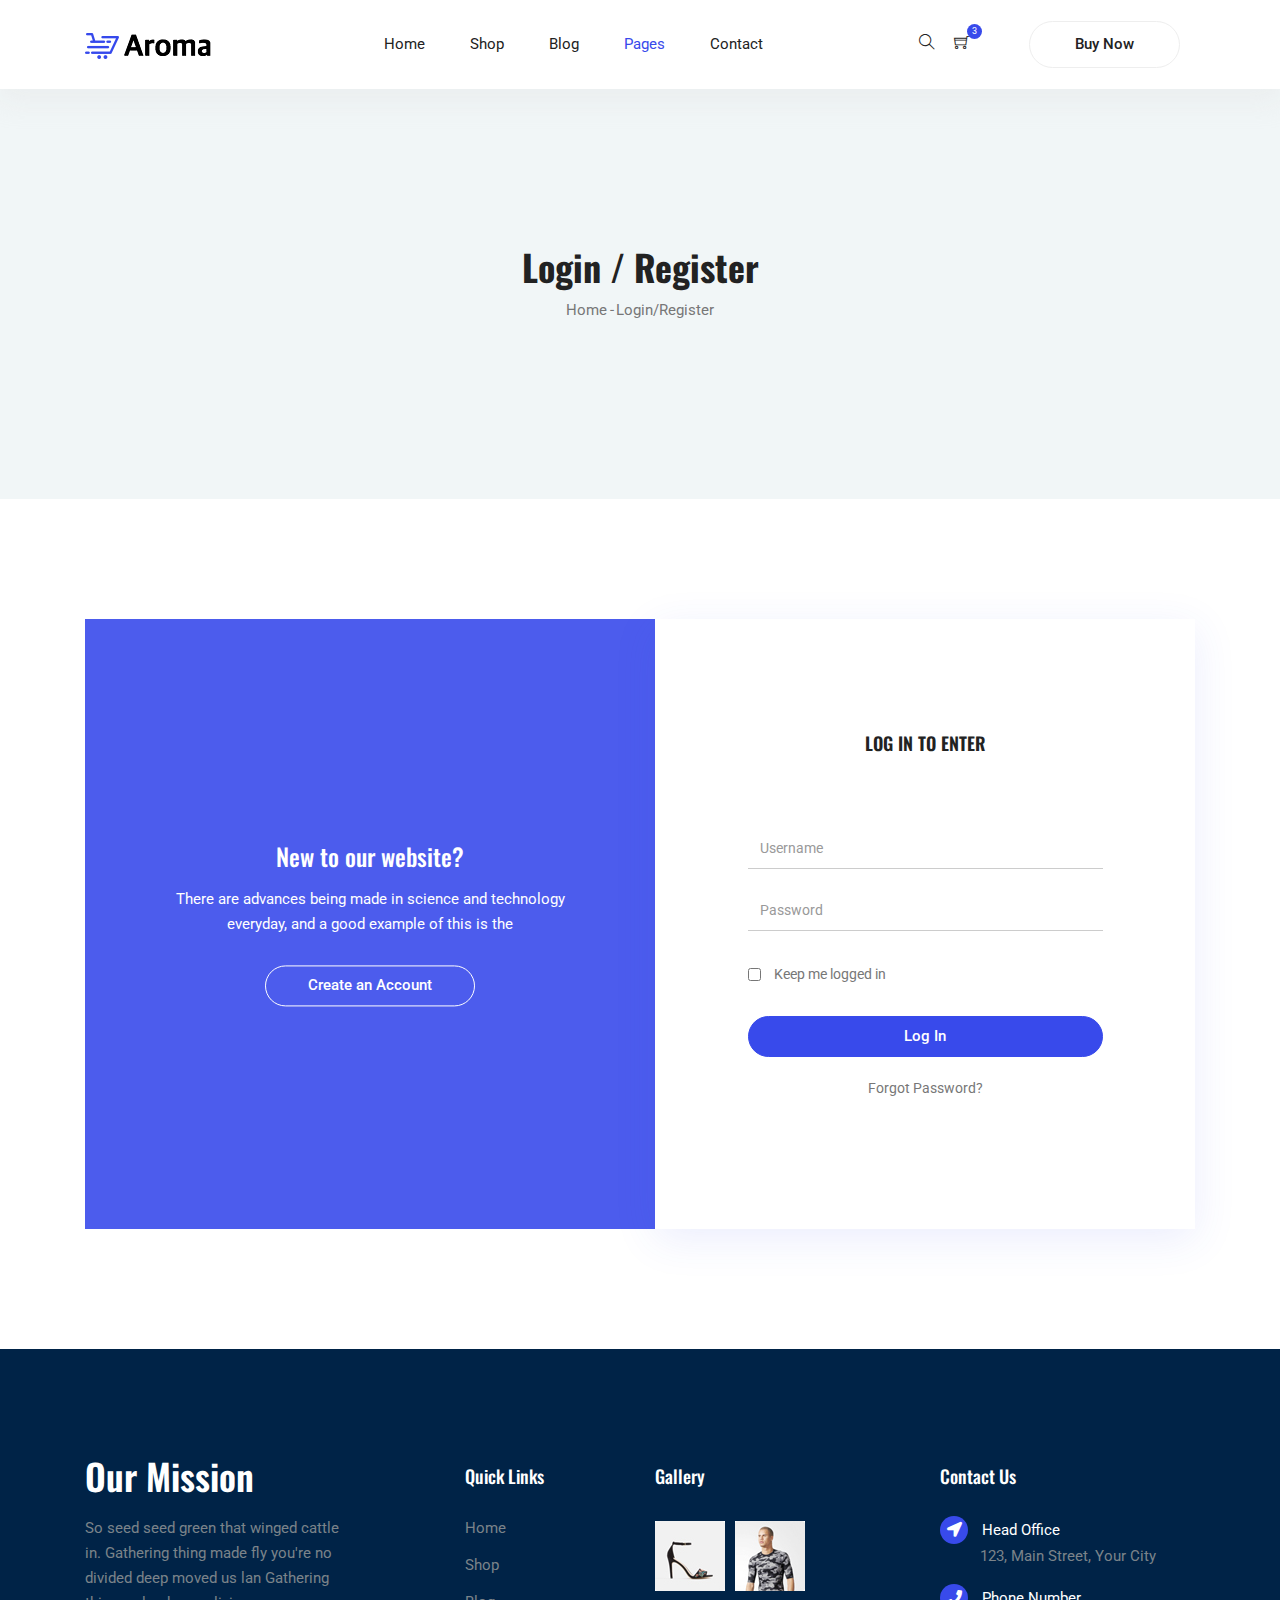
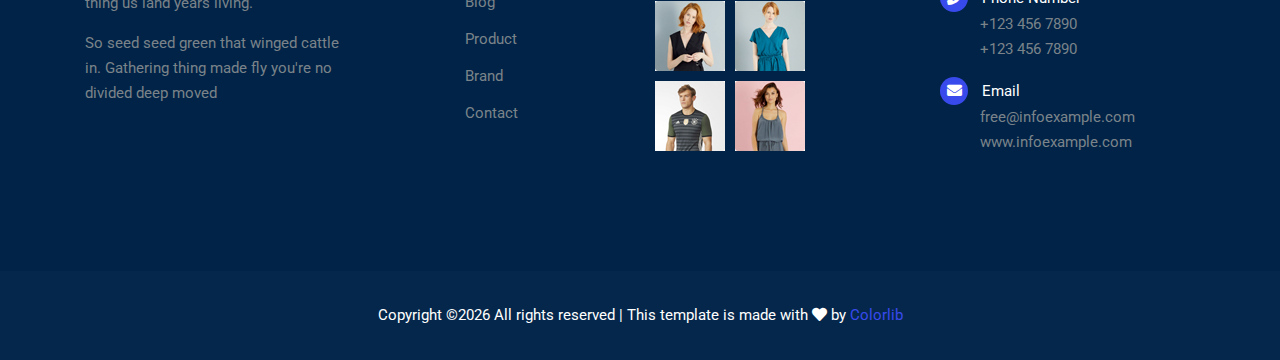
<file: login.html>
<!DOCTYPE html>
<html lang="en">
<head>
  <meta charset="UTF-8">
  <meta name="viewport" content="width=device-width, initial-scale=1.0">
  <meta http-equiv="X-UA-Compatible" content="ie=edge">
  <title>Aroma Shop - Login</title>
	<link rel="icon" href="img/Fevicon.png" type="image/png">
  <link rel="stylesheet" href="vendors/bootstrap/bootstrap.min.css">
  <link rel="stylesheet" href="vendors/fontawesome/css/all.min.css">
	<link rel="stylesheet" href="vendors/themify-icons/themify-icons.css">
	<link rel="stylesheet" href="vendors/linericon/style.css">
  <link rel="stylesheet" href="vendors/owl-carousel/owl.theme.default.min.css">
  <link rel="stylesheet" href="vendors/owl-carousel/owl.carousel.min.css">
  <link rel="stylesheet" href="vendors/nice-select/nice-select.css">
  <link rel="stylesheet" href="vendors/nouislider/nouislider.min.css">

  <link rel="stylesheet" href="css/style.css">
</head>
<body>
	<!--================ Start Header Menu Area =================-->
	<header class="header_area">
    <div class="main_menu">
      <nav class="navbar navbar-expand-lg navbar-light">
        <div class="container">
          <a class="navbar-brand logo_h" href="index.html"><img src="img/logo.png" alt=""></a>
          <button class="navbar-toggler" type="button" data-toggle="collapse" data-target="#navbarSupportedContent"
            aria-controls="navbarSupportedContent" aria-expanded="false" aria-label="Toggle navigation">
            <span class="icon-bar"></span>
            <span class="icon-bar"></span>
            <span class="icon-bar"></span>
          </button>
          <div class="collapse navbar-collapse offset" id="navbarSupportedContent">
            <ul class="nav navbar-nav menu_nav ml-auto mr-auto">
              <li class="nav-item"><a class="nav-link" href="index.html">Home</a></li>
              <li class="nav-item submenu dropdown">
                <a href="#" class="nav-link dropdown-toggle" data-toggle="dropdown" role="button" aria-haspopup="true"
                  aria-expanded="false">Shop</a>
                <ul class="dropdown-menu">
                  <li class="nav-item"><a class="nav-link" href="category.html">Shop Category</a></li>
                  <li class="nav-item"><a class="nav-link" href="single-product.html">Blog Details</a></li>
                  <li class="nav-item"><a class="nav-link" href="checkout.html">Product Checkout</a></li>
                  <li class="nav-item"><a class="nav-link" href="confirmation.html">Confirmation</a></li>
                  <li class="nav-item"><a class="nav-link" href="cart.html">Shopping Cart</a></li>
                </ul>
							</li>
              <li class="nav-item submenu dropdown">
                <a href="#" class="nav-link dropdown-toggle" data-toggle="dropdown" role="button" aria-haspopup="true"
                  aria-expanded="false">Blog</a>
                <ul class="dropdown-menu">
                  <li class="nav-item"><a class="nav-link" href="blog.html">Blog</a></li>
                  <li class="nav-item"><a class="nav-link" href="single-blog.html">Blog Details</a></li>
                </ul>
							</li>
							<li class="nav-item active submenu dropdown">
                <a href="#" class="nav-link dropdown-toggle" data-toggle="dropdown" role="button" aria-haspopup="true"
                  aria-expanded="false">Pages</a>
                <ul class="dropdown-menu">
                  <li class="nav-item"><a class="nav-link" href="login.html">Login</a></li>
                  <li class="nav-item"><a class="nav-link" href="register.html">Register</a></li>
                  <li class="nav-item"><a class="nav-link" href="tracking-order.html">Tracking</a></li>
                </ul>
              </li>
              <li class="nav-item"><a class="nav-link" href="contact.html">Contact</a></li>
            </ul>

            <ul class="nav-shop">
              <li class="nav-item"><button><i class="ti-search"></i></button></li>
              <li class="nav-item"><button><i class="ti-shopping-cart"></i><span class="nav-shop__circle">3</span></button> </li>
              <li class="nav-item"><a class="button button-header" href="#">Buy Now</a></li>
            </ul>
          </div>
        </div>
      </nav>
    </div>
  </header>
	<!--================ End Header Menu Area =================-->
  
  <!-- ================ start banner area ================= -->	
	<section class="blog-banner-area" id="category">
		<div class="container h-100">
			<div class="blog-banner">
				<div class="text-center">
					<h1>Login / Register</h1>
					<nav aria-label="breadcrumb" class="banner-breadcrumb">
            <ol class="breadcrumb">
              <li class="breadcrumb-item"><a href="#">Home</a></li>
              <li class="breadcrumb-item active" aria-current="page">Login/Register</li>
            </ol>
          </nav>
				</div>
			</div>
    </div>
	</section>
	<!-- ================ end banner area ================= -->
  
  <!--================Login Box Area =================-->
	<section class="login_box_area section-margin">
		<div class="container">
			<div class="row">
				<div class="col-lg-6">
					<div class="login_box_img">
						<div class="hover">
							<h4>New to our website?</h4>
							<p>There are advances being made in science and technology everyday, and a good example of this is the</p>
							<a class="button button-account" href="register.html">Create an Account</a>
						</div>
					</div>
				</div>
				<div class="col-lg-6">
					<div class="login_form_inner">
						<h3>Log in to enter</h3>
						<form class="row login_form" action="#/" id="contactForm" >
							<div class="col-md-12 form-group">
								<input type="text" class="form-control" id="name" name="name" placeholder="Username" onfocus="this.placeholder = ''" onblur="this.placeholder = 'Username'">
							</div>
							<div class="col-md-12 form-group">
								<input type="text" class="form-control" id="name" name="name" placeholder="Password" onfocus="this.placeholder = ''" onblur="this.placeholder = 'Password'">
							</div>
							<div class="col-md-12 form-group">
								<div class="creat_account">
									<input type="checkbox" id="f-option2" name="selector">
									<label for="f-option2">Keep me logged in</label>
								</div>
							</div>
							<div class="col-md-12 form-group">
								<button type="submit" value="submit" class="button button-login w-100">Log In</button>
								<a href="#">Forgot Password?</a>
							</div>
						</form>
					</div>
				</div>
			</div>
		</div>
	</section>
	<!--================End Login Box Area =================-->



  <!--================ Start footer Area  =================-->	
	<footer>
		<div class="footer-area footer-only">
			<div class="container">
				<div class="row section_gap">
					<div class="col-lg-3 col-md-6 col-sm-6">
						<div class="single-footer-widget tp_widgets ">
							<h4 class="footer_title large_title">Our Mission</h4>
							<p>
								So seed seed green that winged cattle in. Gathering thing made fly you're no 
								divided deep moved us lan Gathering thing us land years living.
							</p>
							<p>
								So seed seed green that winged cattle in. Gathering thing made fly you're no divided deep moved 
							</p>
						</div>
					</div>
					<div class="offset-lg-1 col-lg-2 col-md-6 col-sm-6">
						<div class="single-footer-widget tp_widgets">
							<h4 class="footer_title">Quick Links</h4>
							<ul class="list">
								<li><a href="#">Home</a></li>
								<li><a href="#">Shop</a></li>
								<li><a href="#">Blog</a></li>
								<li><a href="#">Product</a></li>
								<li><a href="#">Brand</a></li>
								<li><a href="#">Contact</a></li>
							</ul>
						</div>
					</div>
					<div class="col-lg-2 col-md-6 col-sm-6">
						<div class="single-footer-widget instafeed">
							<h4 class="footer_title">Gallery</h4>
							<ul class="list instafeed d-flex flex-wrap">
								<li><img src="img/gallery/r1.jpg" alt=""></li>
								<li><img src="img/gallery/r2.jpg" alt=""></li>
								<li><img src="img/gallery/r3.jpg" alt=""></li>
								<li><img src="img/gallery/r5.jpg" alt=""></li>
								<li><img src="img/gallery/r7.jpg" alt=""></li>
								<li><img src="img/gallery/r8.jpg" alt=""></li>
							</ul>
						</div>
					</div>
					<div class="offset-lg-1 col-lg-3 col-md-6 col-sm-6">
						<div class="single-footer-widget tp_widgets">
							<h4 class="footer_title">Contact Us</h4>
							<div class="ml-40">
								<p class="sm-head">
									<span class="fa fa-location-arrow"></span>
									Head Office
								</p>
								<p>123, Main Street, Your City</p>
	
								<p class="sm-head">
									<span class="fa fa-phone"></span>
									Phone Number
								</p>
								<p>
									+123 456 7890 <br>
									+123 456 7890
								</p>
	
								<p class="sm-head">
									<span class="fa fa-envelope"></span>
									Email
								</p>
								<p>
									free@infoexample.com <br>
									www.infoexample.com
								</p>
							</div>
						</div>
					</div>
				</div>
			</div>
		</div>

		<div class="footer-bottom">
			<div class="container">
				<div class="row d-flex">
					<p class="col-lg-12 footer-text text-center">
						<!-- Link back to Colorlib can't be removed. Template is licensed under CC BY 3.0. -->
Copyright &copy;<script>document.write(new Date().getFullYear());</script> All rights reserved | This template is made with <i class="fa fa-heart" aria-hidden="true"></i> by <a href="https://colorlib.com" target="_blank">Colorlib</a>
<!-- Link back to Colorlib can't be removed. Template is licensed under CC BY 3.0. --></p>
				</div>
			</div>
		</div>
	</footer>
	<!--================ End footer Area  =================-->



  <script src="vendors/jquery/jquery-3.2.1.min.js"></script>
  <script src="vendors/bootstrap/bootstrap.bundle.min.js"></script>
  <script src="vendors/skrollr.min.js"></script>
  <script src="vendors/owl-carousel/owl.carousel.min.js"></script>
  <script src="vendors/nice-select/jquery.nice-select.min.js"></script>
  <script src="vendors/jquery.ajaxchimp.min.js"></script>
  <script src="vendors/mail-script.js"></script>
  <script src="js/main.js"></script>
</body>
</html>
</file>
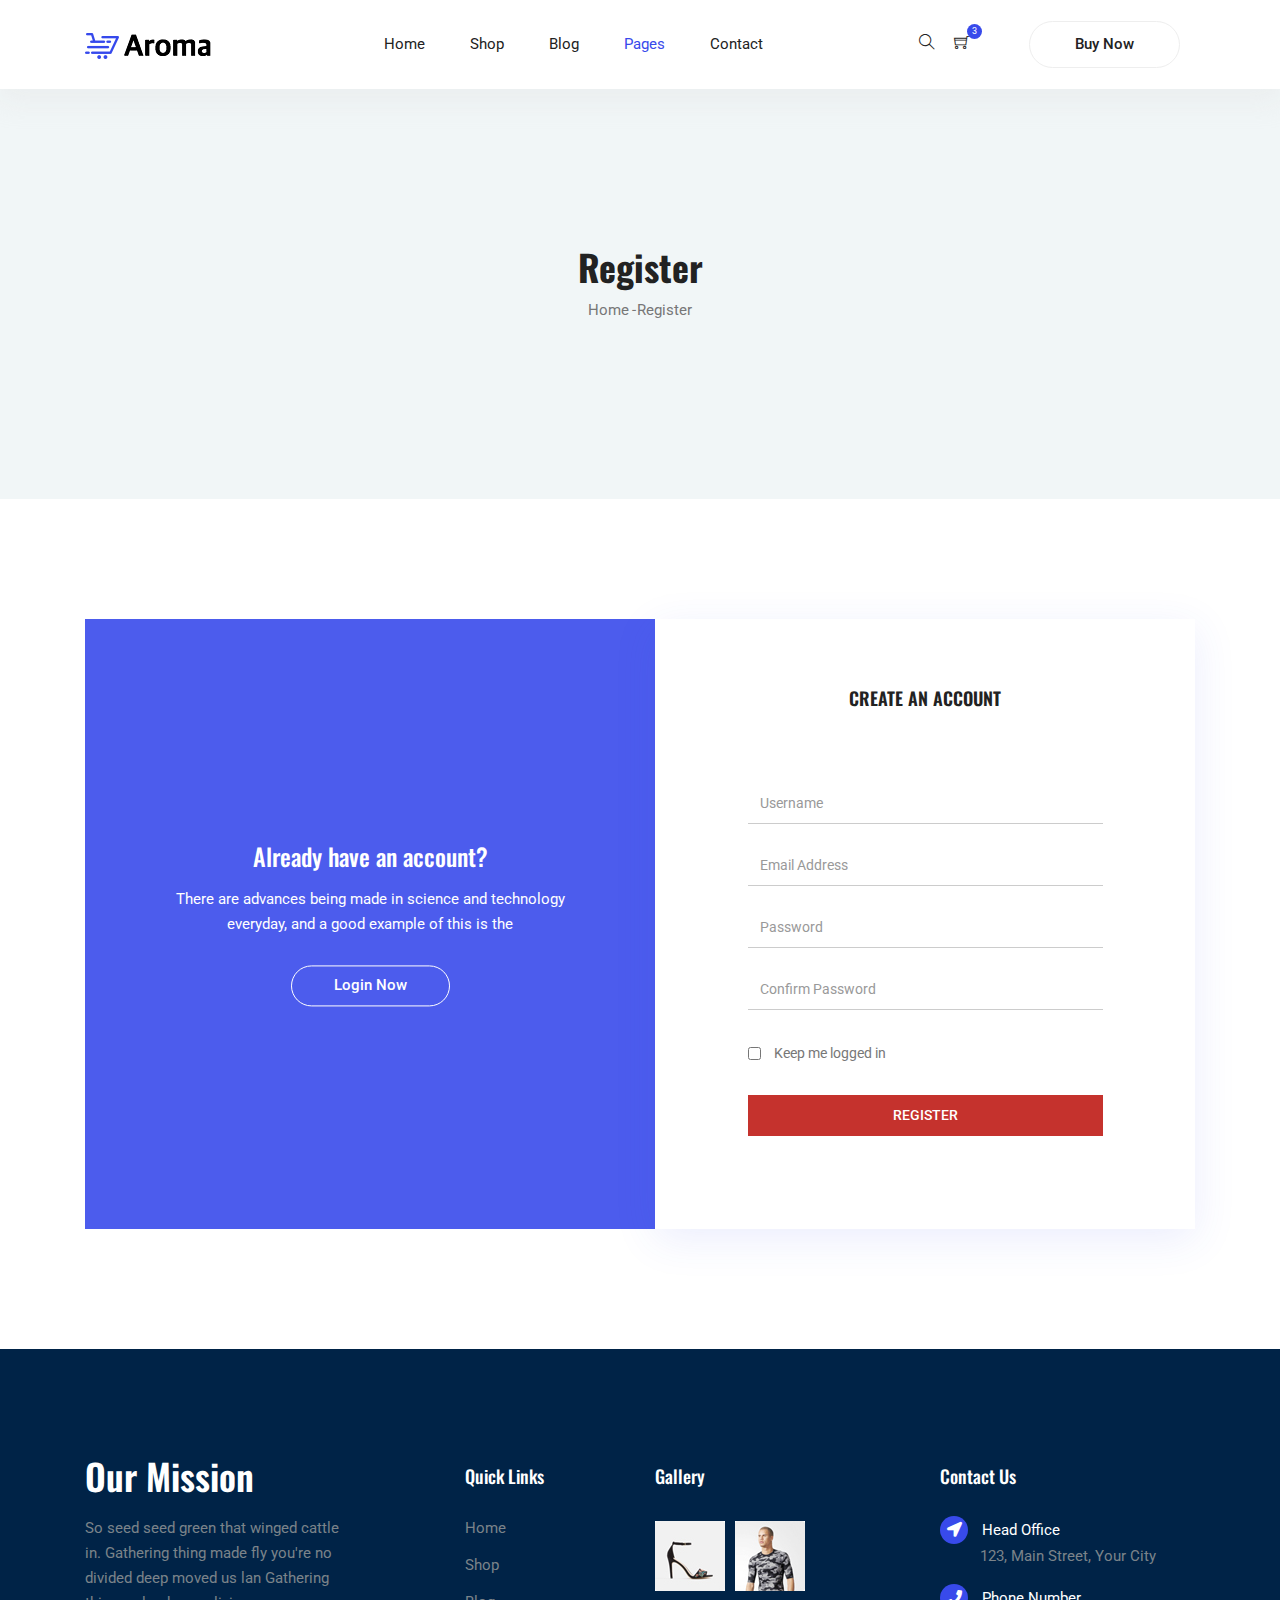
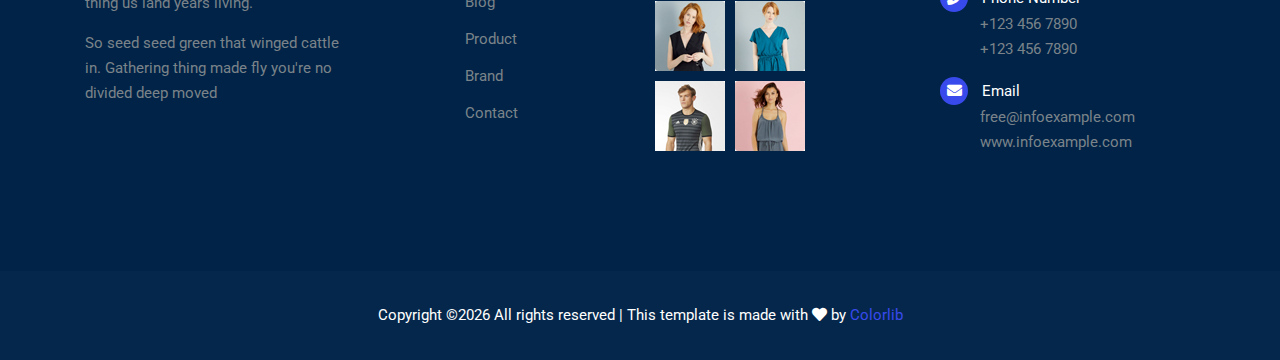
<file: register.html>
<!DOCTYPE html>
<html lang="en">
<head>
  <meta charset="UTF-8">
  <meta name="viewport" content="width=device-width, initial-scale=1.0">
  <meta http-equiv="X-UA-Compatible" content="ie=edge">
  <title>Aroma Shop - Login</title>
	<link rel="icon" href="img/Fevicon.png" type="image/png">
  <link rel="stylesheet" href="vendors/bootstrap/bootstrap.min.css">
  <link rel="stylesheet" href="vendors/fontawesome/css/all.min.css">
	<link rel="stylesheet" href="vendors/themify-icons/themify-icons.css">
	<link rel="stylesheet" href="vendors/linericon/style.css">
  <link rel="stylesheet" href="vendors/owl-carousel/owl.theme.default.min.css">
  <link rel="stylesheet" href="vendors/owl-carousel/owl.carousel.min.css">
  <link rel="stylesheet" href="vendors/nice-select/nice-select.css">
  <link rel="stylesheet" href="vendors/nouislider/nouislider.min.css">

  <link rel="stylesheet" href="css/style.css">
</head>
<body>
	<!--================ Start Header Menu Area =================-->
	<header class="header_area">
    <div class="main_menu">
      <nav class="navbar navbar-expand-lg navbar-light">
        <div class="container">
          <a class="navbar-brand logo_h" href="index.html"><img src="img/logo.png" alt=""></a>
          <button class="navbar-toggler" type="button" data-toggle="collapse" data-target="#navbarSupportedContent"
            aria-controls="navbarSupportedContent" aria-expanded="false" aria-label="Toggle navigation">
            <span class="icon-bar"></span>
            <span class="icon-bar"></span>
            <span class="icon-bar"></span>
          </button>
          <div class="collapse navbar-collapse offset" id="navbarSupportedContent">
            <ul class="nav navbar-nav menu_nav ml-auto mr-auto">
              <li class="nav-item"><a class="nav-link" href="index.html">Home</a></li>
              <li class="nav-item submenu dropdown">
                <a href="#" class="nav-link dropdown-toggle" data-toggle="dropdown" role="button" aria-haspopup="true"
                  aria-expanded="false">Shop</a>
                <ul class="dropdown-menu">
                  <li class="nav-item"><a class="nav-link" href="category.html">Shop Category</a></li>
                  <li class="nav-item"><a class="nav-link" href="single-product.html">Blog Details</a></li>
                  <li class="nav-item"><a class="nav-link" href="checkout.html">Product Checkout</a></li>
                  <li class="nav-item"><a class="nav-link" href="confirmation.html">Confirmation</a></li>
                  <li class="nav-item"><a class="nav-link" href="cart.html">Shopping Cart</a></li>
                </ul>
							</li>
              <li class="nav-item submenu dropdown">
                <a href="#" class="nav-link dropdown-toggle" data-toggle="dropdown" role="button" aria-haspopup="true"
                  aria-expanded="false">Blog</a>
                <ul class="dropdown-menu">
                  <li class="nav-item"><a class="nav-link" href="blog.html">Blog</a></li>
                  <li class="nav-item"><a class="nav-link" href="single-blog.html">Blog Details</a></li>
                </ul>
							</li>
							<li class="nav-item active submenu dropdown">
                <a href="#" class="nav-link dropdown-toggle" data-toggle="dropdown" role="button" aria-haspopup="true"
                  aria-expanded="false">Pages</a>
                <ul class="dropdown-menu">
									<li class="nav-item"><a class="nav-link" href="login.html">Login</a></li>
                  <li class="nav-item"><a class="nav-link" href="register.html">Register</a></li>									
                  <li class="nav-item"><a class="nav-link" href="tracking-order.html">Tracking</a></li>
                </ul>
              </li>
              <li class="nav-item"><a class="nav-link" href="contact.html">Contact</a></li>
            </ul>

            <ul class="nav-shop">
              <li class="nav-item"><button><i class="ti-search"></i></button></li>
              <li class="nav-item"><button><i class="ti-shopping-cart"></i><span class="nav-shop__circle">3</span></button> </li>
              <li class="nav-item"><a class="button button-header" href="#">Buy Now</a></li>
            </ul>
          </div>
        </div>
      </nav>
    </div>
  </header>
	<!--================ End Header Menu Area =================-->
  
  <!-- ================ start banner area ================= -->	
	<section class="blog-banner-area" id="category">
		<div class="container h-100">
			<div class="blog-banner">
				<div class="text-center">
					<h1>Register</h1>
					<nav aria-label="breadcrumb" class="banner-breadcrumb">
            <ol class="breadcrumb">
              <li class="breadcrumb-item"><a href="#">Home</a></li>
              <li class="breadcrumb-item active" aria-current="page">Register</li>
            </ol>
          </nav>
				</div>
			</div>
    </div>
	</section>
	<!-- ================ end banner area ================= -->
  
  <!--================Login Box Area =================-->
	<section class="login_box_area section-margin">
		<div class="container">
			<div class="row">
				<div class="col-lg-6">
					<div class="login_box_img">
						<div class="hover">
							<h4>Already have an account?</h4>
							<p>There are advances being made in science and technology everyday, and a good example of this is the</p>
							<a class="button button-account" href="login.html">Login Now</a>
						</div>
					</div>
				</div>
				<div class="col-lg-6">
					<div class="login_form_inner register_form_inner">
						<h3>Create an account</h3>
						<form class="row login_form" action="#/" id="register_form" >
							<div class="col-md-12 form-group">
								<input type="text" class="form-control" id="name" name="name" placeholder="Username" onfocus="this.placeholder = ''" onblur="this.placeholder = 'Username'">
							</div>
							<div class="col-md-12 form-group">
								<input type="text" class="form-control" id="email" name="email" placeholder="Email Address" onfocus="this.placeholder = ''" onblur="this.placeholder = 'Email Address'">
              </div>
              <div class="col-md-12 form-group">
								<input type="text" class="form-control" id="password" name="password" placeholder="Password" onfocus="this.placeholder = ''" onblur="this.placeholder = 'Password'">
              </div>
              <div class="col-md-12 form-group">
								<input type="text" class="form-control" id="confirmPassword" name="confirmPassword" placeholder="Confirm Password" onfocus="this.placeholder = ''" onblur="this.placeholder = 'Confirm Password'">
							</div>
							<div class="col-md-12 form-group">
								<div class="creat_account">
									<input type="checkbox" id="f-option2" name="selector">
									<label for="f-option2">Keep me logged in</label>
								</div>
							</div>
							<div class="col-md-12 form-group">
								<button type="submit" value="submit" class="button button-register w-100">Register</button>
							</div>
						</form>
					</div>
				</div>
			</div>
		</div>
	</section>
	<!--================End Login Box Area =================-->



  <!--================ Start footer Area  =================-->	
	<footer>
		<div class="footer-area footer-only">
			<div class="container">
				<div class="row section_gap">
					<div class="col-lg-3 col-md-6 col-sm-6">
						<div class="single-footer-widget tp_widgets ">
							<h4 class="footer_title large_title">Our Mission</h4>
							<p>
								So seed seed green that winged cattle in. Gathering thing made fly you're no 
								divided deep moved us lan Gathering thing us land years living.
							</p>
							<p>
								So seed seed green that winged cattle in. Gathering thing made fly you're no divided deep moved 
							</p>
						</div>
					</div>
					<div class="offset-lg-1 col-lg-2 col-md-6 col-sm-6">
						<div class="single-footer-widget tp_widgets">
							<h4 class="footer_title">Quick Links</h4>
							<ul class="list">
								<li><a href="#">Home</a></li>
								<li><a href="#">Shop</a></li>
								<li><a href="#">Blog</a></li>
								<li><a href="#">Product</a></li>
								<li><a href="#">Brand</a></li>
								<li><a href="#">Contact</a></li>
							</ul>
						</div>
					</div>
					<div class="col-lg-2 col-md-6 col-sm-6">
						<div class="single-footer-widget instafeed">
							<h4 class="footer_title">Gallery</h4>
							<ul class="list instafeed d-flex flex-wrap">
								<li><img src="img/gallery/r1.jpg" alt=""></li>
								<li><img src="img/gallery/r2.jpg" alt=""></li>
								<li><img src="img/gallery/r3.jpg" alt=""></li>
								<li><img src="img/gallery/r5.jpg" alt=""></li>
								<li><img src="img/gallery/r7.jpg" alt=""></li>
								<li><img src="img/gallery/r8.jpg" alt=""></li>
							</ul>
						</div>
					</div>
					<div class="offset-lg-1 col-lg-3 col-md-6 col-sm-6">
						<div class="single-footer-widget tp_widgets">
							<h4 class="footer_title">Contact Us</h4>
							<div class="ml-40">
								<p class="sm-head">
									<span class="fa fa-location-arrow"></span>
									Head Office
								</p>
								<p>123, Main Street, Your City</p>
	
								<p class="sm-head">
									<span class="fa fa-phone"></span>
									Phone Number
								</p>
								<p>
									+123 456 7890 <br>
									+123 456 7890
								</p>
	
								<p class="sm-head">
									<span class="fa fa-envelope"></span>
									Email
								</p>
								<p>
									free@infoexample.com <br>
									www.infoexample.com
								</p>
							</div>
						</div>
					</div>
				</div>
			</div>
		</div>

		<div class="footer-bottom">
			<div class="container">
				<div class="row d-flex">
					<p class="col-lg-12 footer-text text-center">
						<!-- Link back to Colorlib can't be removed. Template is licensed under CC BY 3.0. -->
Copyright &copy;<script>document.write(new Date().getFullYear());</script> All rights reserved | This template is made with <i class="fa fa-heart" aria-hidden="true"></i> by <a href="https://colorlib.com" target="_blank">Colorlib</a>
<!-- Link back to Colorlib can't be removed. Template is licensed under CC BY 3.0. --></p>
				</div>
			</div>
		</div>
	</footer>
	<!--================ End footer Area  =================-->



  <script src="vendors/jquery/jquery-3.2.1.min.js"></script>
  <script src="vendors/bootstrap/bootstrap.bundle.min.js"></script>
  <script src="vendors/skrollr.min.js"></script>
  <script src="vendors/owl-carousel/owl.carousel.min.js"></script>
  <script src="vendors/nice-select/jquery.nice-select.min.js"></script>
  <script src="vendors/jquery.ajaxchimp.min.js"></script>
  <script src="vendors/mail-script.js"></script>
  <script src="js/main.js"></script>
</body>
</html>
</file>
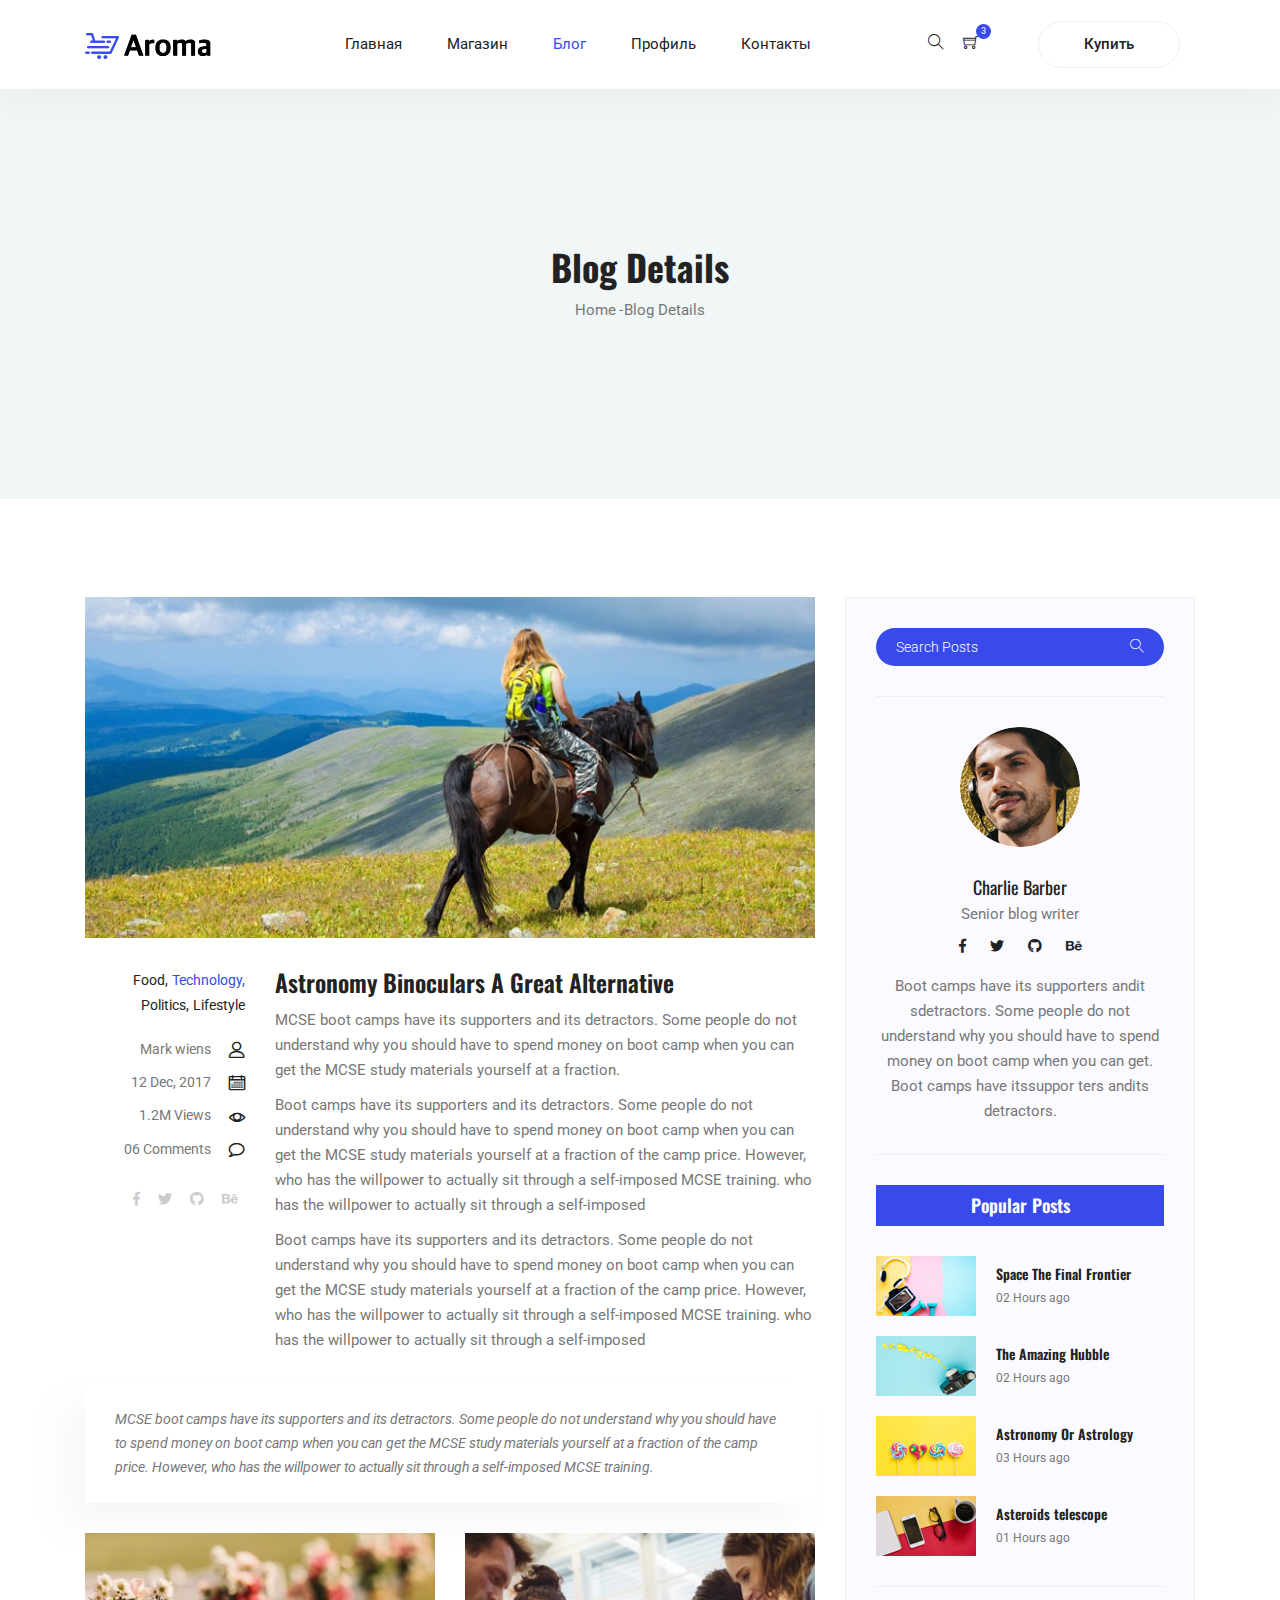
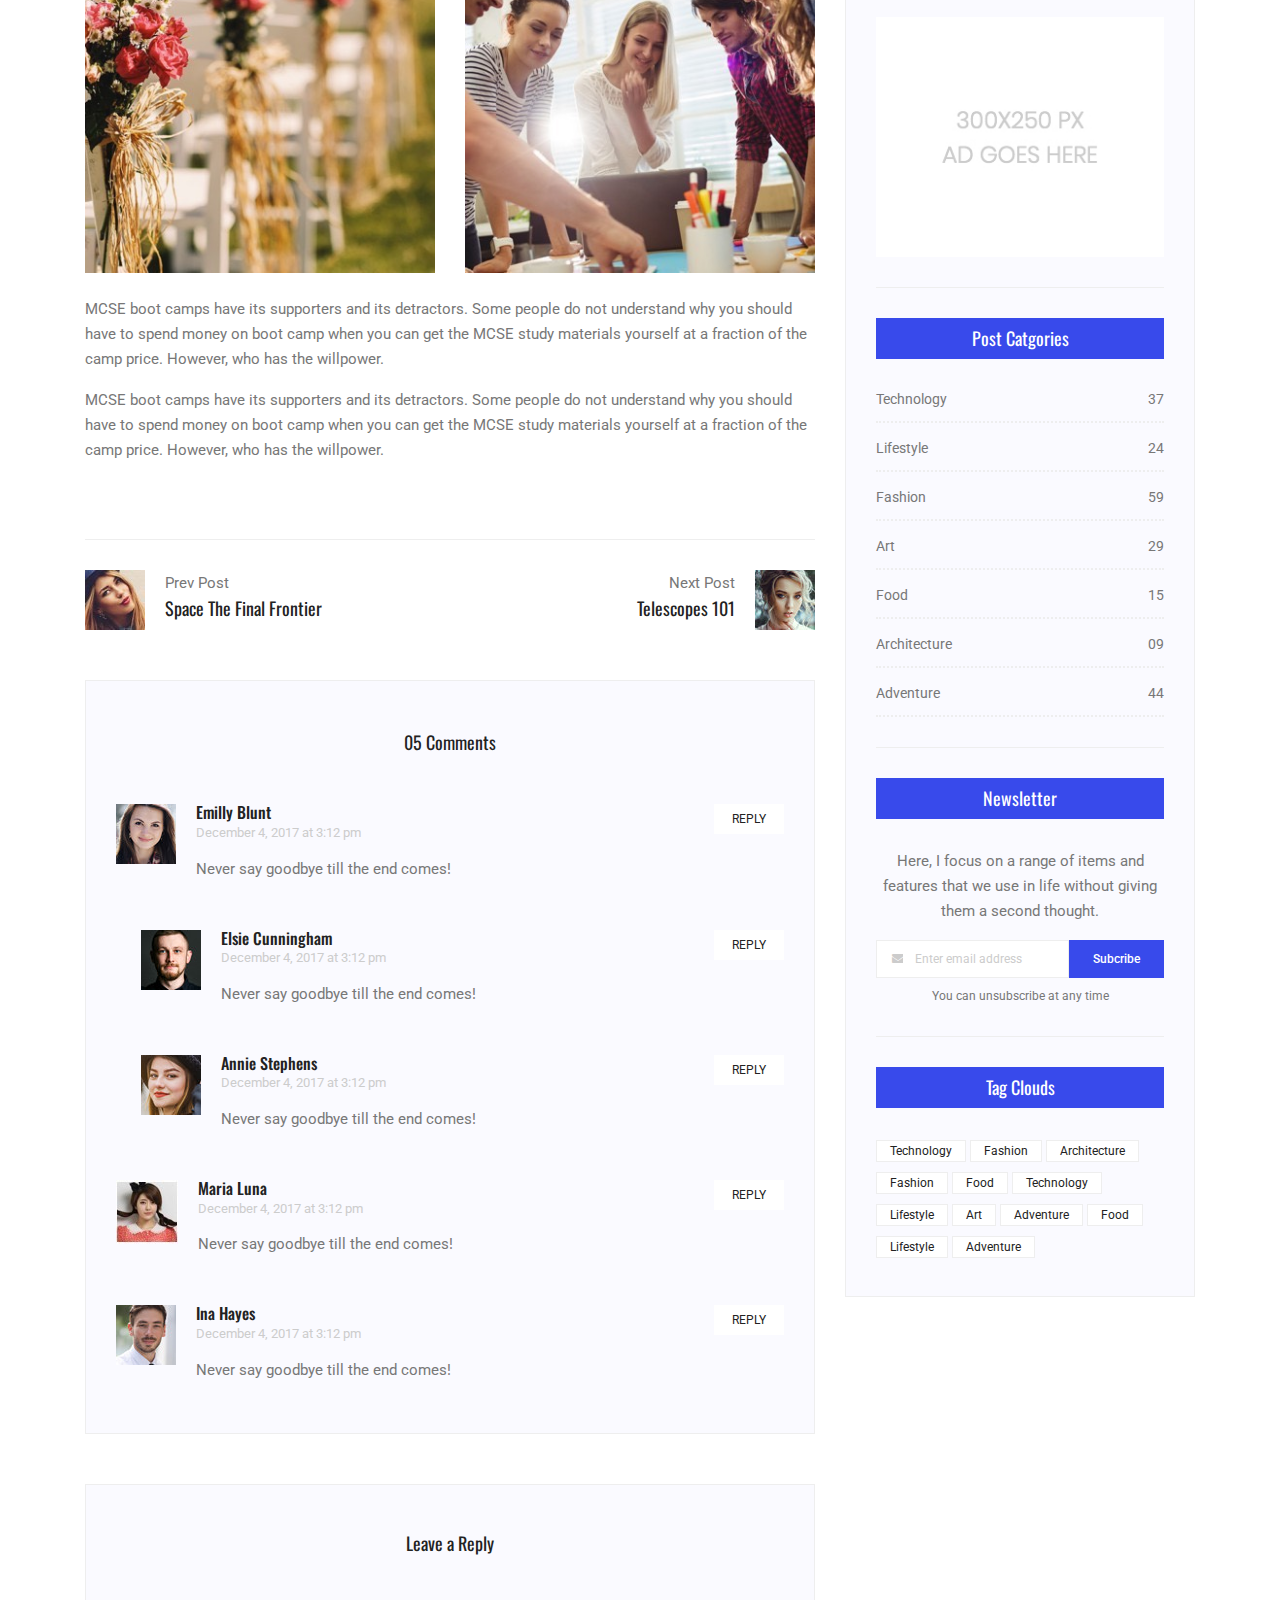
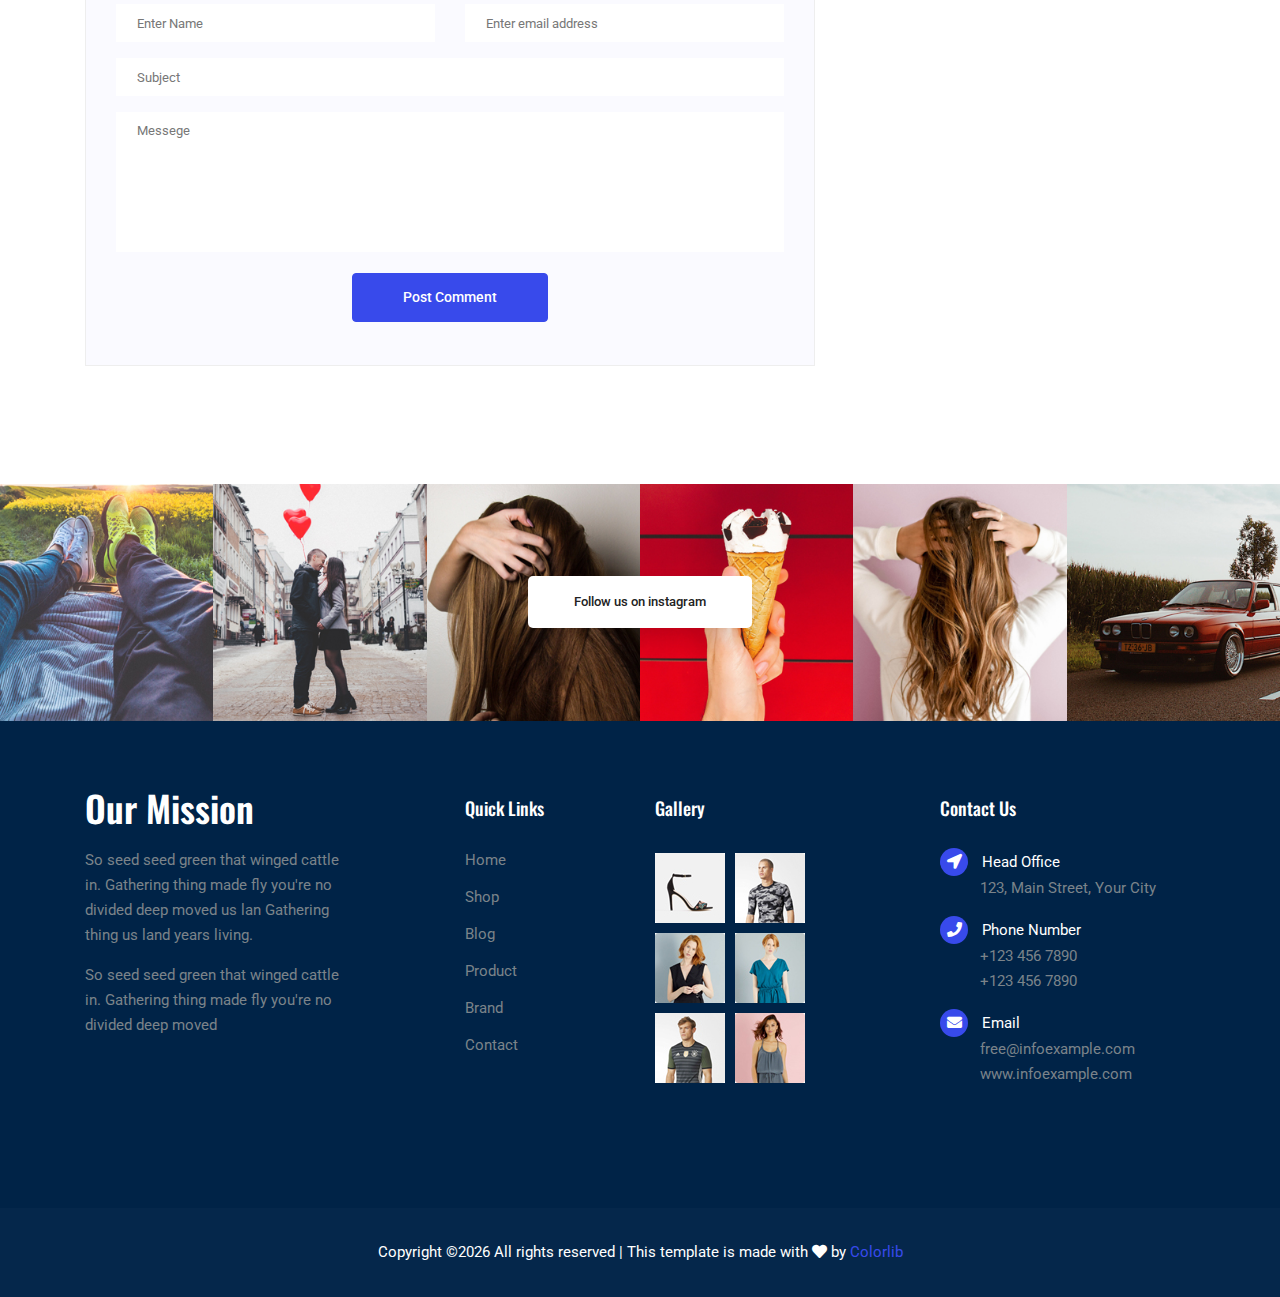
<file: single-blog old.html>
<!DOCTYPE html>
<html lang="en">
<head>
  <meta charset="UTF-8">
  <meta name="viewport" content="width=device-width, initial-scale=1.0">
  <meta http-equiv="X-UA-Compatible" content="ie=edge">
  <title>NP clothes</title>
  <link rel="icon" href="img/Fevicon.png" type="image/png">
  <link rel="stylesheet" href="vendors/bootstrap/bootstrap.min.css">
  <link rel="stylesheet" href="vendors/fontawesome/css/all.min.css">
	<link rel="stylesheet" href="vendors/themify-icons/themify-icons.css">
	<link rel="stylesheet" href="vendors/linericon/style.css">
  <link rel="stylesheet" href="vendors/owl-carousel/owl.theme.default.min.css">
  <link rel="stylesheet" href="vendors/owl-carousel/owl.carousel.min.css">

  <link rel="stylesheet" href="css/style.css">
</head>
<body>
  <!--================ Start Header Menu Area =================-->
	<header class="header_area">
    <div class="main_menu">
      <nav class="navbar navbar-expand-lg navbar-light">
        <div class="container">
          <a class="navbar-brand logo_h" href="index.html"><img src="img/logo.png" alt=""></a>
          <button class="navbar-toggler" type="button" data-toggle="collapse" data-target="#navbarSupportedContent"
            aria-controls="navbarSupportedContent" aria-expanded="false" aria-label="Toggle navigation">
            <span class="icon-bar"></span>
            <span class="icon-bar"></span>
            <span class="icon-bar"></span>
          </button>
          <div class="collapse navbar-collapse offset" id="navbarSupportedContent">
            <ul class="nav navbar-nav menu_nav ml-auto mr-auto">
              <li class="nav-item"><a class="nav-link" href="index.html">Главная</a></li>
              <li class="nav-item submenu dropdown">
                <a href="#" class="nav-link dropdown-toggle" data-toggle="dropdown" role="button" aria-haspopup="true"
                  aria-expanded="false">Магазин</a>
                <ul class="dropdown-menu">
                  <li class="nav-item"><a class="nav-link" href="category.html">Категория</a></li>
                  <li class="nav-item"><a class="nav-link" href="single-product.html">Детали продукта</a></li>
                  <li class="nav-item"><a class="nav-link" href="checkout.html">Проверка продукта</a></li>
                  <li class="nav-item"><a class="nav-link" href="confirmation.html">Информация заказа</a></li>
                  <li class="nav-item"><a class="nav-link" href="cart.html">Корзина</a></li>
                </ul>
							</li>
              <li class="nav-item active submenu dropdown">
                <a href="#" class="nav-link dropdown-toggle" data-toggle="dropdown" role="button" aria-haspopup="true"
                  aria-expanded="false">Блог</a>
                <ul class="dropdown-menu">
                  <li class="nav-item"><a class="nav-link" href="blog.html">Блог</a></li>
                  <li class="nav-item"><a class="nav-link" href="single-blog.html">О нас</a></li>
                </ul>
							</li>
							<li class="nav-item submenu dropdown">
                <a href="#" class="nav-link dropdown-toggle" data-toggle="dropdown" role="button" aria-haspopup="true"
                  aria-expanded="false">Профиль</a>
                <ul class="dropdown-menu">
				  <li class="nav-item"><a class="nav-link" href="login.html">Войти</a></li>
                  <li class="nav-item"><a class="nav-link" href="register.html">Регистрация</a></li>				  
                  <li class="nav-item"><a class="nav-link" href="tracking-order.html">Отслеживание</a></li>
                  <!-- <li class="nav-item"><a class="nav-link" href="single-blog.html">Blog Details</a></li> -->
                </ul>
              </li>
              <li class="nav-item"><a class="nav-link" href="contact.html">Контакты</a></li>
            </ul>

            <ul class="nav-shop">
              <li class="nav-item"><button><i class="ti-search"></i></button></li>
              <li class="nav-item"><button><i class="ti-shopping-cart"></i><span class="nav-shop__circle">3</span></button> </li>
              <li class="nav-item"><a class="button button-header" href="#">Купить</a></li>
            </ul>
          </div>
        </div>
      </nav>
    </div>
  </header>
	<!--================ End Header Menu Area =================-->


	<!-- ================ start banner area ================= -->	
	<section class="blog-banner-area" id="blog">
		<div class="container h-100">
			<div class="blog-banner">
				<div class="text-center">
					<h1>Blog Details</h1>
					<nav aria-label="breadcrumb" class="banner-breadcrumb">
            <ol class="breadcrumb">
              <li class="breadcrumb-item"><a href="#">Home</a></li>
              <li class="breadcrumb-item active" aria-current="page">Blog Details</li>
            </ol>
          </nav>
				</div>
			</div>
    </div>
	</section>
	<!-- ================ end banner area ================= -->



  <!--================Blog Area =================-->
	<section class="blog_area single-post-area py-80px section-margin--small">
			<div class="container">
					<div class="row">
							<div class="col-lg-8 posts-list">
									<div class="single-post row">
											<div class="col-lg-12">
													<div class="feature-img">
															<img class="img-fluid" src="img/blog/feature-img1.jpg" alt="">
													</div>
											</div>
											<div class="col-lg-3  col-md-3">
													<div class="blog_info text-right">
															<div class="post_tag">
																	<a href="#">Food,</a>
																	<a class="active" href="#">Technology,</a>
																	<a href="#">Politics,</a>
																	<a href="#">Lifestyle</a>
															</div>
															<ul class="blog_meta list">
																	<li>
																			<a href="#">Mark wiens
																					<i class="lnr lnr-user"></i>
																			</a>
																	</li>
																	<li>
																			<a href="#">12 Dec, 2017
																					<i class="lnr lnr-calendar-full"></i>
																			</a>
																	</li>
																	<li>
																			<a href="#">1.2M Views
																					<i class="lnr lnr-eye"></i>
																			</a>
																	</li>
																	<li>
																			<a href="#">06 Comments
																					<i class="lnr lnr-bubble"></i>
																			</a>
																	</li>
															</ul>
															<ul class="social-links">
																	<li>
																			<a href="#">
																					<i class="fab fa-facebook-f"></i>
																			</a>
																	</li>
																	<li>
																			<a href="#">
																				<i class="fab fa-twitter"></i>																				
																			</a>
																	</li>
																	<li>
																			<a href="#">
																				<i class="fab fa-github"></i>																				
																			</a>
																	</li>
																	<li>
																			<a href="#">
																				<i class="fab fa-behance"></i>																				
																			</a>
																	</li>
															</ul>
													</div>
											</div>
											<div class="col-lg-9 col-md-9 blog_details">
													<h2>Astronomy Binoculars A Great Alternative</h2>
													<p class="excert">
															MCSE boot camps have its supporters and its detractors. Some people do not understand why you should have to spend money
															on boot camp when you can get the MCSE study materials yourself at a fraction.
													</p>
													<p>
															Boot camps have its supporters and its detractors. Some people do not understand why you should have to spend money on boot
															camp when you can get the MCSE study materials yourself at a fraction of the camp price.
															However, who has the willpower to actually sit through a self-imposed MCSE training. who
															has the willpower to actually sit through a self-imposed
													</p>
													<p>
															Boot camps have its supporters and its detractors. Some people do not understand why you should have to spend money on boot
															camp when you can get the MCSE study materials yourself at a fraction of the camp price.
															However, who has the willpower to actually sit through a self-imposed MCSE training. who
															has the willpower to actually sit through a self-imposed
													</p>
											</div>
											<div class="col-lg-12">
													<div class="quotes">
															MCSE boot camps have its supporters and its detractors. Some people do not understand why you should have to spend money
															on boot camp when you can get the MCSE study materials yourself at a fraction of the camp
															price. However, who has the willpower to actually sit through a self-imposed MCSE training.
													</div>
													<div class="row">
															<div class="col-6">
																	<img class="img-fluid" src="img/blog/post-img1.jpg" alt="">
															</div>
															<div class="col-6">
																	<img class="img-fluid" src="img/blog/post-img2.jpg" alt="">
															</div>
															<div class="col-lg-12 mt-4">
																	<p>
																			MCSE boot camps have its supporters and its detractors. Some people do not understand why you should have to spend money
																			on boot camp when you can get the MCSE study materials yourself at a fraction of
																			the camp price. However, who has the willpower.
																	</p>
																	<p>
																			MCSE boot camps have its supporters and its detractors. Some people do not understand why you should have to spend money
																			on boot camp when you can get the MCSE study materials yourself at a fraction of
																			the camp price. However, who has the willpower.
																	</p>
															</div>
													</div>
											</div>
									</div>
									<div class="navigation-area">
											<div class="row">
													<div class="col-lg-6 col-md-6 col-12 nav-left flex-row d-flex justify-content-start align-items-center">
															<div class="thumb">
																	<a href="#">
																			<img class="img-fluid" src="img/blog/prev.jpg" alt="">
																	</a>
															</div>
															<div class="arrow">
																	<a href="#">
																			<span class="lnr text-white lnr-arrow-left"></span>
																	</a>
															</div>
															<div class="detials">
																	<p>Prev Post</p>
																	<a href="#">
																			<h4>Space The Final Frontier</h4>
																	</a>
															</div>
													</div>
													<div class="col-lg-6 col-md-6 col-12 nav-right flex-row d-flex justify-content-end align-items-center">
															<div class="detials">
																	<p>Next Post</p>
																	<a href="#">
																			<h4>Telescopes 101</h4>
																	</a>
															</div>
															<div class="arrow">
																	<a href="#">
																			<span class="lnr text-white lnr-arrow-right"></span>
																	</a>
															</div>
															<div class="thumb">
																	<a href="#">
																			<img class="img-fluid" src="img/blog/next.jpg" alt="">
																	</a>
															</div>
													</div>
											</div>
									</div>
									<div class="comments-area">
											<h4>05 Comments</h4>
											<div class="comment-list">
													<div class="single-comment justify-content-between d-flex">
															<div class="user justify-content-between d-flex">
																	<div class="thumb">
																			<img src="img/blog/c1.jpg" alt="">
																	</div>
																	<div class="desc">
																			<h5>
																					<a href="#">Emilly Blunt</a>
																			</h5>
																			<p class="date">December 4, 2017 at 3:12 pm </p>
																			<p class="comment">
																					Never say goodbye till the end comes!
																			</p>
																	</div>
															</div>
															<div class="reply-btn">
																	<a href="#" class="btn-reply text-uppercase">reply</a>
															</div>
													</div>
											</div>
											<div class="comment-list left-padding">
													<div class="single-comment justify-content-between d-flex">
															<div class="user justify-content-between d-flex">
																	<div class="thumb">
																			<img src="img/blog/c2.jpg" alt="">
																	</div>
																	<div class="desc">
																			<h5>
																					<a href="#">Elsie Cunningham</a>
																			</h5>
																			<p class="date">December 4, 2017 at 3:12 pm </p>
																			<p class="comment">
																					Never say goodbye till the end comes!
																			</p>
																	</div>
															</div>
															<div class="reply-btn">
																	<a href="#" class="btn-reply text-uppercase">reply</a>
															</div>
													</div>
											</div>
											<div class="comment-list left-padding">
													<div class="single-comment justify-content-between d-flex">
															<div class="user justify-content-between d-flex">
																	<div class="thumb">
																			<img src="img/blog/c3.jpg" alt="">
																	</div>
																	<div class="desc">
																			<h5>
																					<a href="#">Annie Stephens</a>
																			</h5>
																			<p class="date">December 4, 2017 at 3:12 pm </p>
																			<p class="comment">
																					Never say goodbye till the end comes!
																			</p>
																	</div>
															</div>
															<div class="reply-btn">
																	<a href="#" class="btn-reply text-uppercase">reply</a>
															</div>
													</div>
											</div>
											<div class="comment-list">
													<div class="single-comment justify-content-between d-flex">
															<div class="user justify-content-between d-flex">
																	<div class="thumb">
																			<img src="img/blog/c4.jpg" alt="">
																	</div>
																	<div class="desc">
																			<h5>
																					<a href="#">Maria Luna</a>
																			</h5>
																			<p class="date">December 4, 2017 at 3:12 pm </p>
																			<p class="comment">
																					Never say goodbye till the end comes!
																			</p>
																	</div>
															</div>
															<div class="reply-btn">
																	<a href="#" class="btn-reply text-uppercase">reply</a>
															</div>
													</div>
											</div>
											<div class="comment-list">
													<div class="single-comment justify-content-between d-flex">
															<div class="user justify-content-between d-flex">
																	<div class="thumb">
																			<img src="img/blog/c5.jpg" alt="">
																	</div>
																	<div class="desc">
																			<h5>
																					<a href="#">Ina Hayes</a>
																			</h5>
																			<p class="date">December 4, 2017 at 3:12 pm </p>
																			<p class="comment">
																					Never say goodbye till the end comes!
																			</p>
																	</div>
															</div>
															<div class="reply-btn">
																	<a href="#" class="btn-reply text-uppercase">reply</a>
															</div>
													</div>
											</div>
									</div>
									<div class="comment-form">
											<h4>Leave a Reply</h4>
											<form>
													<div class="form-group form-inline">
															<div class="form-group col-lg-6 col-md-6 name">
																	<input type="text" class="form-control" id="name" placeholder="Enter Name" onfocus="this.placeholder = ''" onblur="this.placeholder = 'Enter Name'">
															</div>
															<div class="form-group col-lg-6 col-md-6 email">
																	<input type="email" class="form-control" id="email" placeholder="Enter email address" onfocus="this.placeholder = ''" onblur="this.placeholder = 'Enter email address'">
															</div>
													</div>
													<div class="form-group">
															<input type="text" class="form-control" id="subject" placeholder="Subject" onfocus="this.placeholder = ''" onblur="this.placeholder = 'Subject'">
													</div>
													<div class="form-group">
															<textarea class="form-control mb-10" rows="5" name="message" placeholder="Messege" onfocus="this.placeholder = ''" onblur="this.placeholder = 'Messege'"
																	required=""></textarea>
													</div>
													<a href="#" class="button button-postComment button--active">Post Comment</a>
											</form>
									</div>
							</div>
							<div class="col-lg-4">
									<div class="blog_right_sidebar">
											<aside class="single_sidebar_widget search_widget">
													<div class="input-group">
															<input type="text" class="form-control" placeholder="Search Posts">
															<span class="input-group-btn">
																	<button class="btn btn-default" type="button">
																			<i class="lnr lnr-magnifier"></i>
																	</button>
															</span>
													</div>
													<!-- /input-group -->
													<div class="br"></div>
											</aside>
											<aside class="single_sidebar_widget author_widget">
													<img class="author_img rounded-circle" src="img/blog/author.png" alt="">
													<h4>Charlie Barber</h4>
													<p>Senior blog writer</p>
													<div class="social_icon">
                              <a href="#">
                                  <i class="fab fa-facebook-f"></i>
                              </a>
                              <a href="#">
                                  <i class="fab fa-twitter"></i>
                              </a>
                              <a href="#">
                                  <i class="fab fa-github"></i>
                              </a>
                              <a href="#">
                                <i class="fab fa-behance"></i>
                              </a>
                          </div>
													<p>Boot camps have its supporters andit sdetractors. Some people do not understand why you should
															have to spend money on boot camp when you can get. Boot camps have itssuppor ters andits
															detractors.
													</p>
													<div class="br"></div>
											</aside>
											<aside class="single_sidebar_widget popular_post_widget">
													<h3 class="widget_title">Popular Posts</h3>
													<div class="media post_item">
															<img src="img/blog/popular-post/post1.jpg" alt="post">
															<div class="media-body">
																	<a href="blog-details.html">
																			<h3>Space The Final Frontier</h3>
																	</a>
																	<p>02 Hours ago</p>
															</div>
													</div>
													<div class="media post_item">
															<img src="img/blog/popular-post/post2.jpg" alt="post">
															<div class="media-body">
																	<a href="blog-details.html">
																			<h3>The Amazing Hubble</h3>
																	</a>
																	<p>02 Hours ago</p>
															</div>
													</div>
													<div class="media post_item">
															<img src="img/blog/popular-post/post3.jpg" alt="post">
															<div class="media-body">
																	<a href="blog-details.html">
																			<h3>Astronomy Or Astrology</h3>
																	</a>
																	<p>03 Hours ago</p>
															</div>
													</div>
													<div class="media post_item">
															<img src="img/blog/popular-post/post4.jpg" alt="post">
															<div class="media-body">
																	<a href="blog-details.html">
																			<h3>Asteroids telescope</h3>
																	</a>
																	<p>01 Hours ago</p>
															</div>
													</div>
													<div class="br"></div>
											</aside>
											<aside class="single_sidebar_widget ads_widget">
													<a href="#">
															<img class="img-fluid" src="img/blog/add.jpg" alt="">
													</a>
													<div class="br"></div>
											</aside>
											<aside class="single_sidebar_widget post_category_widget">
													<h4 class="widget_title">Post Catgories</h4>
													<ul class="list cat-list">
															<li>
																	<a href="#" class="d-flex justify-content-between">
																			<p>Technology</p>
																			<p>37</p>
																	</a>
															</li>
															<li>
																	<a href="#" class="d-flex justify-content-between">
																			<p>Lifestyle</p>
																			<p>24</p>
																	</a>
															</li>
															<li>
																	<a href="#" class="d-flex justify-content-between">
																			<p>Fashion</p>
																			<p>59</p>
																	</a>
															</li>
															<li>
																	<a href="#" class="d-flex justify-content-between">
																			<p>Art</p>
																			<p>29</p>
																	</a>
															</li>
															<li>
																	<a href="#" class="d-flex justify-content-between">
																			<p>Food</p>
																			<p>15</p>
																	</a>
															</li>
															<li>
																	<a href="#" class="d-flex justify-content-between">
																			<p>Architecture</p>
																			<p>09</p>
																	</a>
															</li>
															<li>
																	<a href="#" class="d-flex justify-content-between">
																			<p>Adventure</p>
																			<p>44</p>
																	</a>
															</li>
													</ul>
													<div class="br"></div>
											</aside>
											<aside class="single-sidebar-widget newsletter_widget">
													<h4 class="widget_title">Newsletter</h4>
													<p>
															Here, I focus on a range of items and features that we use in life without giving them a second thought.
													</p>
													<div class="form-group d-flex flex-row">
															<div class="input-group">
																	<div class="input-group-prepend">
																			<div class="input-group-text">
																					<i class="fa fa-envelope" aria-hidden="true"></i>
																			</div>
																	</div>
																	<input type="text" class="form-control" id="inlineFormInputGroup" placeholder="Enter email address" onfocus="this.placeholder = ''"
																			onblur="this.placeholder = 'Enter email'">
															</div>
															<a href="#" class="bbtns">Subcribe</a>
													</div>
													<p class="text-bottom">You can unsubscribe at any time</p>
													<div class="br"></div>
											</aside>
											<aside class="single-sidebar-widget tag_cloud_widget">
													<h4 class="widget_title">Tag Clouds</h4>
													<ul class="list">
															<li>
																	<a href="#">Technology</a>
															</li>
															<li>
																	<a href="#">Fashion</a>
															</li>
															<li>
																	<a href="#">Architecture</a>
															</li>
															<li>
																	<a href="#">Fashion</a>
															</li>
															<li>
																	<a href="#">Food</a>
															</li>
															<li>
																	<a href="#">Technology</a>
															</li>
															<li>
																	<a href="#">Lifestyle</a>
															</li>
															<li>
																	<a href="#">Art</a>
															</li>
															<li>
																	<a href="#">Adventure</a>
															</li>
															<li>
																	<a href="#">Food</a>
															</li>
															<li>
																	<a href="#">Lifestyle</a>
															</li>
															<li>
																	<a href="#">Adventure</a>
															</li>
													</ul>
											</aside>
									</div>
							</div>
					</div>
			</div>
	</section>
	<!--================Blog Area =================-->
  

  <!--================Instagram Area =================-->
  <section class="instagram_area">
    <div class="container box_1620">
      <div class="insta_btn">
        <a class="btn theme_btn" href="#">Follow us on instagram</a>
      </div>
      <div class="instagram_image row m0">
        <a href="#"><img src="img/instagram/ins-1.jpg" alt=""></a>
        <a href="#"><img src="img/instagram/ins-2.jpg" alt=""></a>
        <a href="#"><img src="img/instagram/ins-3.jpg" alt=""></a>
        <a href="#"><img src="img/instagram/ins-4.jpg" alt=""></a>
        <a href="#"><img src="img/instagram/ins-5.jpg" alt=""></a>
        <a href="#"><img src="img/instagram/ins-6.jpg" alt=""></a>
      </div>
    </div>
  </section>
  <!--================End Instagram Area =================-->
  

  <!--================ Start footer Area  =================-->	
	<footer>
		<div class="footer-area">
			<div class="container">
				<div class="row section_gap">
					<div class="col-lg-3 col-md-6 col-sm-6">
						<div class="single-footer-widget tp_widgets">
							<h4 class="footer_title large_title">Our Mission</h4>
							<p>
								So seed seed green that winged cattle in. Gathering thing made fly you're no 
								divided deep moved us lan Gathering thing us land years living.
							</p>
							<p>
								So seed seed green that winged cattle in. Gathering thing made fly you're no divided deep moved 
							</p>
						</div>
					</div>
					<div class="offset-lg-1 col-lg-2 col-md-6 col-sm-6">
						<div class="single-footer-widget tp_widgets">
							<h4 class="footer_title">Quick Links</h4>
							<ul class="list">
								<li><a href="#">Home</a></li>
								<li><a href="#">Shop</a></li>
								<li><a href="#">Blog</a></li>
								<li><a href="#">Product</a></li>
								<li><a href="#">Brand</a></li>
								<li><a href="#">Contact</a></li>
							</ul>
						</div>
					</div>
					<div class="col-lg-2 col-md-6 col-sm-6">
						<div class="single-footer-widget instafeed">
							<h4 class="footer_title">Gallery</h4>
							<ul class="list instafeed d-flex flex-wrap">
								<li><img src="img/gallery/r1.jpg" alt=""></li>
								<li><img src="img/gallery/r2.jpg" alt=""></li>
								<li><img src="img/gallery/r3.jpg" alt=""></li>
								<li><img src="img/gallery/r5.jpg" alt=""></li>
								<li><img src="img/gallery/r7.jpg" alt=""></li>
								<li><img src="img/gallery/r8.jpg" alt=""></li>
							</ul>
						</div>
					</div>
					<div class="offset-lg-1 col-lg-3 col-md-6 col-sm-6">
						<div class="single-footer-widget tp_widgets">
							<h4 class="footer_title">Contact Us</h4>
							<div class="ml-40">
								<p class="sm-head">
									<span class="fa fa-location-arrow"></span>
									Head Office
								</p>
								<p>123, Main Street, Your City</p>
	
								<p class="sm-head">
									<span class="fa fa-phone"></span>
									Phone Number
								</p>
								<p>
									+123 456 7890 <br>
									+123 456 7890
								</p>
	
								<p class="sm-head">
									<span class="fa fa-envelope"></span>
									Email
								</p>
								<p>
									free@infoexample.com <br>
									www.infoexample.com
								</p>
							</div>
						</div>
					</div>
				</div>
			</div>
		</div>

		<div class="footer-bottom">
			<div class="container">
				<div class="row d-flex">
					<p class="col-lg-12 footer-text text-center">
						<!-- Link back to Colorlib can't be removed. Template is licensed under CC BY 3.0. -->
Copyright &copy;<script>document.write(new Date().getFullYear());</script> All rights reserved | This template is made with <i class="fa fa-heart" aria-hidden="true"></i> by <a href="https://colorlib.com" target="_blank">Colorlib</a>
<!-- Link back to Colorlib can't be removed. Template is licensed under CC BY 3.0. --></p>
				</div>
			</div>
		</div>
	</footer>
	<!--================ End footer Area  =================-->



  <script src="vendors/jquery/jquery-3.2.1.min.js"></script>
  <script src="vendors/bootstrap/bootstrap.bundle.min.js"></script>
  <script src="vendors/skrollr.min.js"></script>
  <script src="vendors/owl-carousel/owl.carousel.min.js"></script>
  <script src="vendors/nice-select/jquery.nice-select.min.js"></script>
  <script src="vendors/jquery.ajaxchimp.min.js"></script>
  <script src="vendors/mail-script.js"></script>
  <script src="js/main.js"></script>
</body>
</html>
</file>
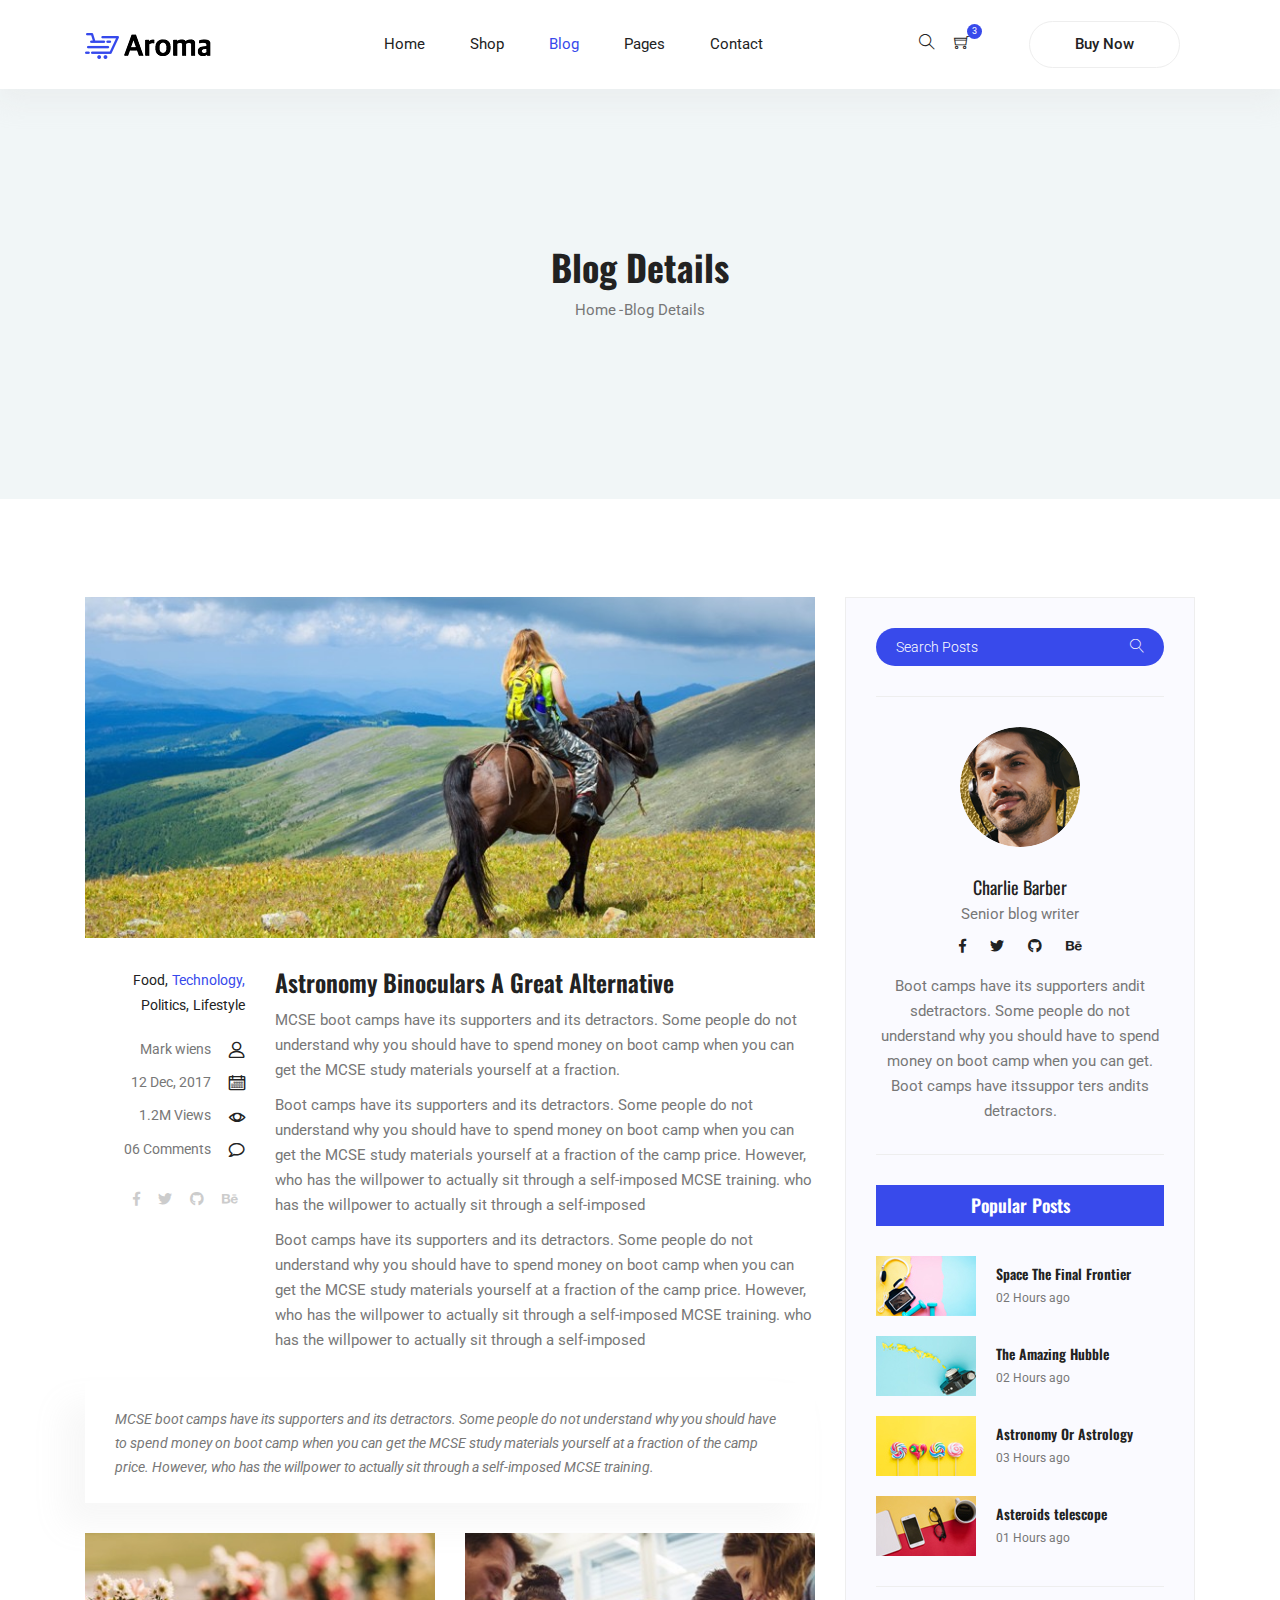
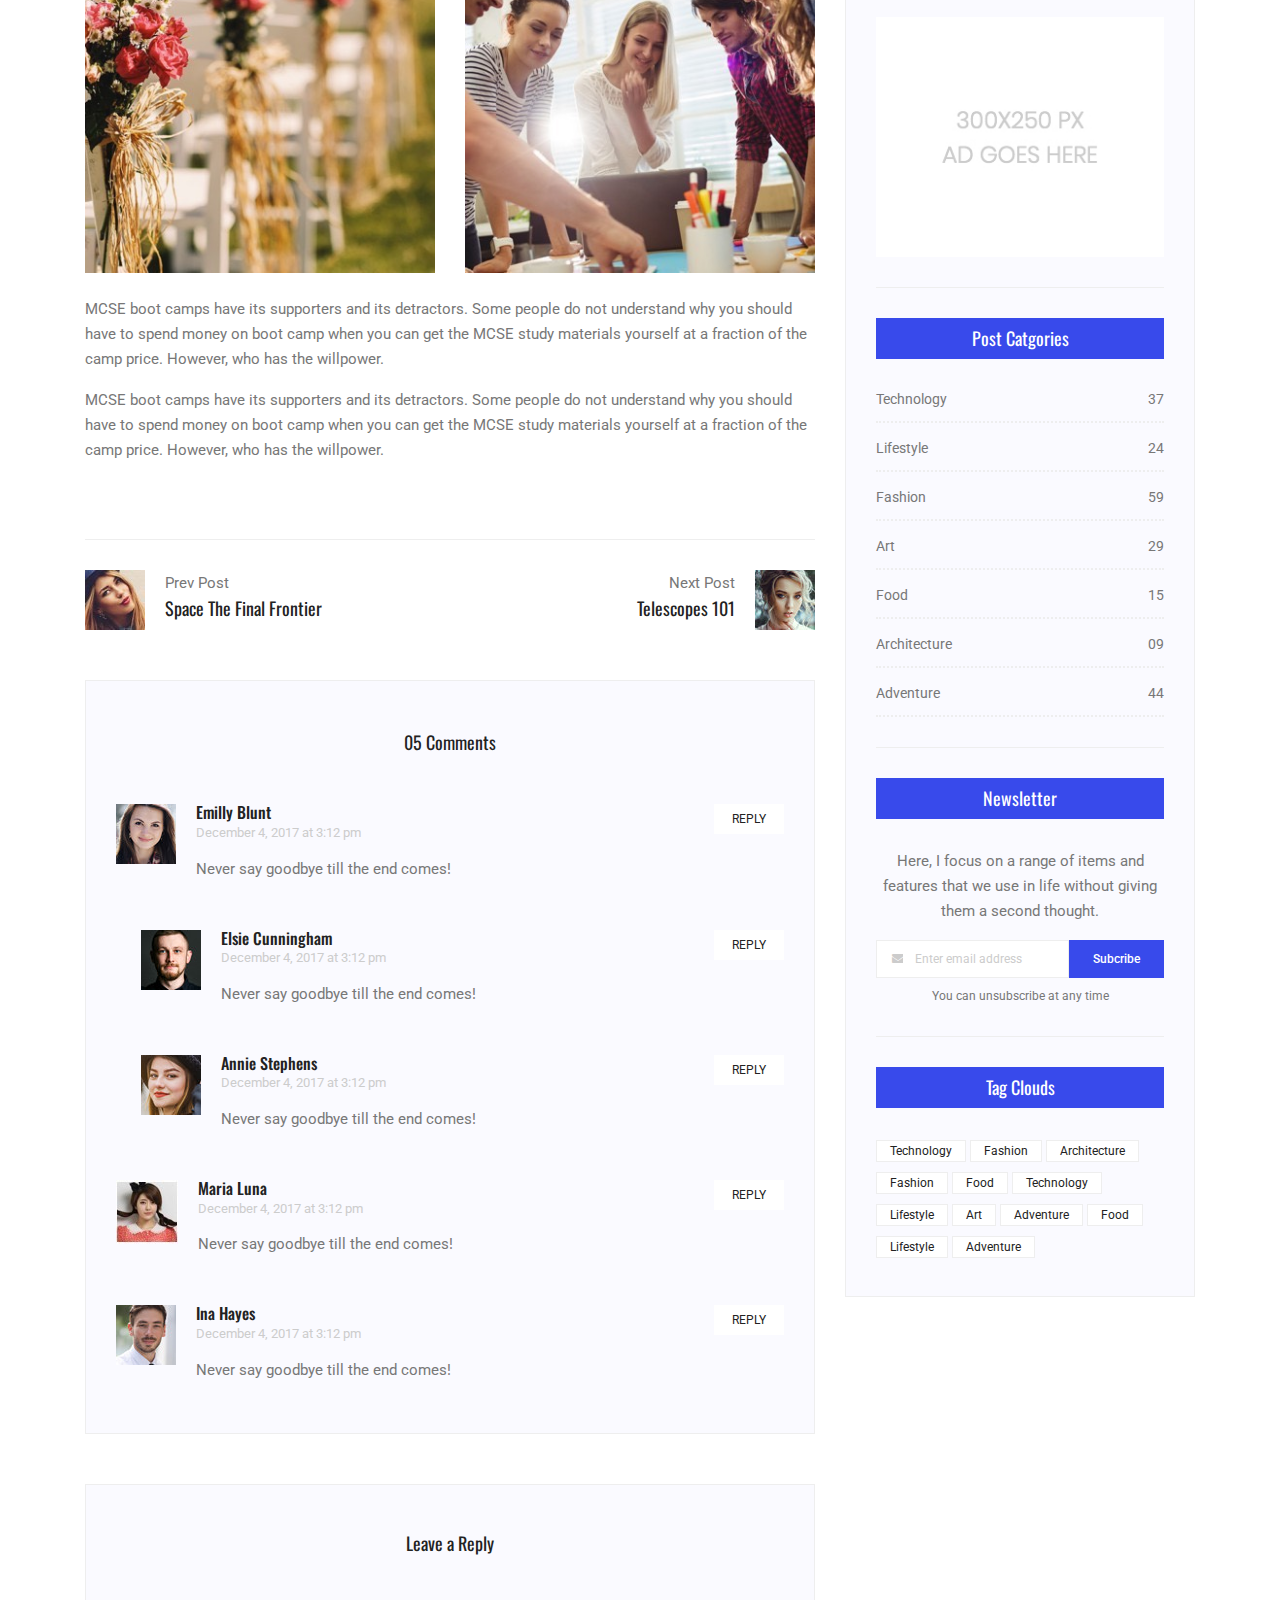
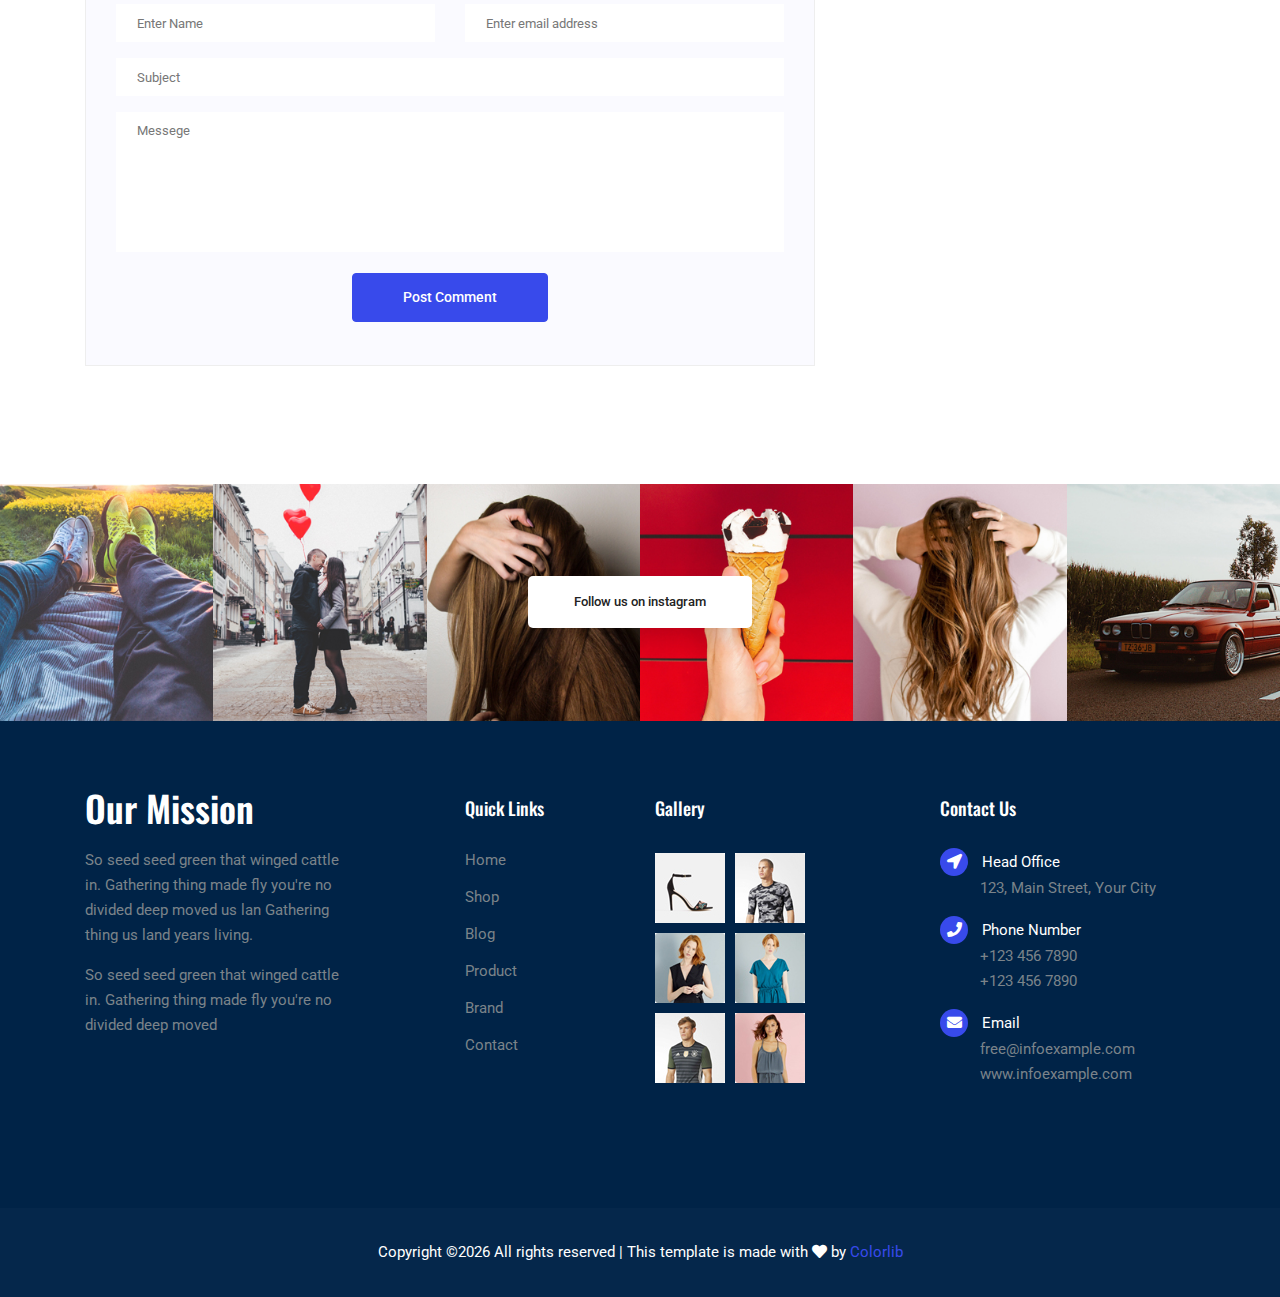
<file: single-blog.html>
<!DOCTYPE html>
<html lang="en">
<head>
  <meta charset="UTF-8">
  <meta name="viewport" content="width=device-width, initial-scale=1.0">
  <meta http-equiv="X-UA-Compatible" content="ie=edge">
  <title>Aroma Shop - Blog Details</title>
  <link rel="icon" href="img/Fevicon.png" type="image/png">
  <link rel="stylesheet" href="vendors/bootstrap/bootstrap.min.css">
  <link rel="stylesheet" href="vendors/fontawesome/css/all.min.css">
	<link rel="stylesheet" href="vendors/themify-icons/themify-icons.css">
	<link rel="stylesheet" href="vendors/linericon/style.css">
  <link rel="stylesheet" href="vendors/owl-carousel/owl.theme.default.min.css">
  <link rel="stylesheet" href="vendors/owl-carousel/owl.carousel.min.css">

  <link rel="stylesheet" href="css/style.css">
</head>
<body>
  <!--================ Start Header Menu Area =================-->
	<header class="header_area">
    <div class="main_menu">
      <nav class="navbar navbar-expand-lg navbar-light">
        <div class="container">
          <a class="navbar-brand logo_h" href="index.html"><img src="img/logo.png" alt=""></a>
          <button class="navbar-toggler" type="button" data-toggle="collapse" data-target="#navbarSupportedContent"
            aria-controls="navbarSupportedContent" aria-expanded="false" aria-label="Toggle navigation">
            <span class="icon-bar"></span>
            <span class="icon-bar"></span>
            <span class="icon-bar"></span>
          </button>
          <div class="collapse navbar-collapse offset" id="navbarSupportedContent">
            <ul class="nav navbar-nav menu_nav ml-auto mr-auto">
              <li class="nav-item"><a class="nav-link" href="index.html">Home</a></li>
              <li class="nav-item submenu dropdown">
                <a href="#" class="nav-link dropdown-toggle" data-toggle="dropdown" role="button" aria-haspopup="true"
                  aria-expanded="false">Shop</a>
                <ul class="dropdown-menu">
                  <li class="nav-item"><a class="nav-link" href="category.html">Shop Category</a></li>
                  <li class="nav-item"><a class="nav-link" href="single-product.html">Blog Details</a></li>
                  <li class="nav-item"><a class="nav-link" href="checkout.html">Product Checkout</a></li>
                  <li class="nav-item"><a class="nav-link" href="confirmation.html">Confirmation</a></li>
                  <li class="nav-item"><a class="nav-link" href="cart.html">Shopping Cart</a></li>
                </ul>
							</li>
              <li class="nav-item active submenu dropdown">
                <a href="#" class="nav-link dropdown-toggle" data-toggle="dropdown" role="button" aria-haspopup="true"
                  aria-expanded="false">Blog</a>
                <ul class="dropdown-menu">
                  <li class="nav-item"><a class="nav-link" href="blog.html">Blog</a></li>
                  <li class="nav-item"><a class="nav-link" href="single-blog.html">Blog Details</a></li>
                </ul>
							</li>
							<li class="nav-item submenu dropdown">
                <a href="#" class="nav-link dropdown-toggle" data-toggle="dropdown" role="button" aria-haspopup="true"
                  aria-expanded="false">Pages</a>
                <ul class="dropdown-menu">
				  <li class="nav-item"><a class="nav-link" href="login.html">Login</a></li>
                  <li class="nav-item"><a class="nav-link" href="register.html">Register</a></li>				  
                  <li class="nav-item"><a class="nav-link" href="tracking-order.html">Tracking</a></li>
                  <!-- <li class="nav-item"><a class="nav-link" href="single-blog.html">Blog Details</a></li> -->
                </ul>
              </li>
              <li class="nav-item"><a class="nav-link" href="contact.html">Contact</a></li>
            </ul>

            <ul class="nav-shop">
              <li class="nav-item"><button><i class="ti-search"></i></button></li>
              <li class="nav-item"><button><i class="ti-shopping-cart"></i><span class="nav-shop__circle">3</span></button> </li>
              <li class="nav-item"><a class="button button-header" href="#">Buy Now</a></li>
            </ul>
          </div>
        </div>
      </nav>
    </div>
  </header>
	<!--================ End Header Menu Area =================-->


	<!-- ================ start banner area ================= -->	
	<section class="blog-banner-area" id="blog">
		<div class="container h-100">
			<div class="blog-banner">
				<div class="text-center">
					<h1>Blog Details</h1>
					<nav aria-label="breadcrumb" class="banner-breadcrumb">
            <ol class="breadcrumb">
              <li class="breadcrumb-item"><a href="#">Home</a></li>
              <li class="breadcrumb-item active" aria-current="page">Blog Details</li>
            </ol>
          </nav>
				</div>
			</div>
    </div>
	</section>
	<!-- ================ end banner area ================= -->



  <!--================Blog Area =================-->
	<section class="blog_area single-post-area py-80px section-margin--small">
			<div class="container">
					<div class="row">
							<div class="col-lg-8 posts-list">
									<div class="single-post row">
											<div class="col-lg-12">
													<div class="feature-img">
															<img class="img-fluid" src="img/blog/feature-img1.jpg" alt="">
													</div>
											</div>
											<div class="col-lg-3  col-md-3">
													<div class="blog_info text-right">
															<div class="post_tag">
																	<a href="#">Food,</a>
																	<a class="active" href="#">Technology,</a>
																	<a href="#">Politics,</a>
																	<a href="#">Lifestyle</a>
															</div>
															<ul class="blog_meta list">
																	<li>
																			<a href="#">Mark wiens
																					<i class="lnr lnr-user"></i>
																			</a>
																	</li>
																	<li>
																			<a href="#">12 Dec, 2017
																					<i class="lnr lnr-calendar-full"></i>
																			</a>
																	</li>
																	<li>
																			<a href="#">1.2M Views
																					<i class="lnr lnr-eye"></i>
																			</a>
																	</li>
																	<li>
																			<a href="#">06 Comments
																					<i class="lnr lnr-bubble"></i>
																			</a>
																	</li>
															</ul>
															<ul class="social-links">
																	<li>
																			<a href="#">
																					<i class="fab fa-facebook-f"></i>
																			</a>
																	</li>
																	<li>
																			<a href="#">
																				<i class="fab fa-twitter"></i>																				
																			</a>
																	</li>
																	<li>
																			<a href="#">
																				<i class="fab fa-github"></i>																				
																			</a>
																	</li>
																	<li>
																			<a href="#">
																				<i class="fab fa-behance"></i>																				
																			</a>
																	</li>
															</ul>
													</div>
											</div>
											<div class="col-lg-9 col-md-9 blog_details">
													<h2>Astronomy Binoculars A Great Alternative</h2>
													<p class="excert">
															MCSE boot camps have its supporters and its detractors. Some people do not understand why you should have to spend money
															on boot camp when you can get the MCSE study materials yourself at a fraction.
													</p>
													<p>
															Boot camps have its supporters and its detractors. Some people do not understand why you should have to spend money on boot
															camp when you can get the MCSE study materials yourself at a fraction of the camp price.
															However, who has the willpower to actually sit through a self-imposed MCSE training. who
															has the willpower to actually sit through a self-imposed
													</p>
													<p>
															Boot camps have its supporters and its detractors. Some people do not understand why you should have to spend money on boot
															camp when you can get the MCSE study materials yourself at a fraction of the camp price.
															However, who has the willpower to actually sit through a self-imposed MCSE training. who
															has the willpower to actually sit through a self-imposed
													</p>
											</div>
											<div class="col-lg-12">
													<div class="quotes">
															MCSE boot camps have its supporters and its detractors. Some people do not understand why you should have to spend money
															on boot camp when you can get the MCSE study materials yourself at a fraction of the camp
															price. However, who has the willpower to actually sit through a self-imposed MCSE training.
													</div>
													<div class="row">
															<div class="col-6">
																	<img class="img-fluid" src="img/blog/post-img1.jpg" alt="">
															</div>
															<div class="col-6">
																	<img class="img-fluid" src="img/blog/post-img2.jpg" alt="">
															</div>
															<div class="col-lg-12 mt-4">
																	<p>
																			MCSE boot camps have its supporters and its detractors. Some people do not understand why you should have to spend money
																			on boot camp when you can get the MCSE study materials yourself at a fraction of
																			the camp price. However, who has the willpower.
																	</p>
																	<p>
																			MCSE boot camps have its supporters and its detractors. Some people do not understand why you should have to spend money
																			on boot camp when you can get the MCSE study materials yourself at a fraction of
																			the camp price. However, who has the willpower.
																	</p>
															</div>
													</div>
											</div>
									</div>
									<div class="navigation-area">
											<div class="row">
													<div class="col-lg-6 col-md-6 col-12 nav-left flex-row d-flex justify-content-start align-items-center">
															<div class="thumb">
																	<a href="#">
																			<img class="img-fluid" src="img/blog/prev.jpg" alt="">
																	</a>
															</div>
															<div class="arrow">
																	<a href="#">
																			<span class="lnr text-white lnr-arrow-left"></span>
																	</a>
															</div>
															<div class="detials">
																	<p>Prev Post</p>
																	<a href="#">
																			<h4>Space The Final Frontier</h4>
																	</a>
															</div>
													</div>
													<div class="col-lg-6 col-md-6 col-12 nav-right flex-row d-flex justify-content-end align-items-center">
															<div class="detials">
																	<p>Next Post</p>
																	<a href="#">
																			<h4>Telescopes 101</h4>
																	</a>
															</div>
															<div class="arrow">
																	<a href="#">
																			<span class="lnr text-white lnr-arrow-right"></span>
																	</a>
															</div>
															<div class="thumb">
																	<a href="#">
																			<img class="img-fluid" src="img/blog/next.jpg" alt="">
																	</a>
															</div>
													</div>
											</div>
									</div>
									<div class="comments-area">
											<h4>05 Comments</h4>
											<div class="comment-list">
													<div class="single-comment justify-content-between d-flex">
															<div class="user justify-content-between d-flex">
																	<div class="thumb">
																			<img src="img/blog/c1.jpg" alt="">
																	</div>
																	<div class="desc">
																			<h5>
																					<a href="#">Emilly Blunt</a>
																			</h5>
																			<p class="date">December 4, 2017 at 3:12 pm </p>
																			<p class="comment">
																					Never say goodbye till the end comes!
																			</p>
																	</div>
															</div>
															<div class="reply-btn">
																	<a href="#" class="btn-reply text-uppercase">reply</a>
															</div>
													</div>
											</div>
											<div class="comment-list left-padding">
													<div class="single-comment justify-content-between d-flex">
															<div class="user justify-content-between d-flex">
																	<div class="thumb">
																			<img src="img/blog/c2.jpg" alt="">
																	</div>
																	<div class="desc">
																			<h5>
																					<a href="#">Elsie Cunningham</a>
																			</h5>
																			<p class="date">December 4, 2017 at 3:12 pm </p>
																			<p class="comment">
																					Never say goodbye till the end comes!
																			</p>
																	</div>
															</div>
															<div class="reply-btn">
																	<a href="#" class="btn-reply text-uppercase">reply</a>
															</div>
													</div>
											</div>
											<div class="comment-list left-padding">
													<div class="single-comment justify-content-between d-flex">
															<div class="user justify-content-between d-flex">
																	<div class="thumb">
																			<img src="img/blog/c3.jpg" alt="">
																	</div>
																	<div class="desc">
																			<h5>
																					<a href="#">Annie Stephens</a>
																			</h5>
																			<p class="date">December 4, 2017 at 3:12 pm </p>
																			<p class="comment">
																					Never say goodbye till the end comes!
																			</p>
																	</div>
															</div>
															<div class="reply-btn">
																	<a href="#" class="btn-reply text-uppercase">reply</a>
															</div>
													</div>
											</div>
											<div class="comment-list">
													<div class="single-comment justify-content-between d-flex">
															<div class="user justify-content-between d-flex">
																	<div class="thumb">
																			<img src="img/blog/c4.jpg" alt="">
																	</div>
																	<div class="desc">
																			<h5>
																					<a href="#">Maria Luna</a>
																			</h5>
																			<p class="date">December 4, 2017 at 3:12 pm </p>
																			<p class="comment">
																					Never say goodbye till the end comes!
																			</p>
																	</div>
															</div>
															<div class="reply-btn">
																	<a href="#" class="btn-reply text-uppercase">reply</a>
															</div>
													</div>
											</div>
											<div class="comment-list">
													<div class="single-comment justify-content-between d-flex">
															<div class="user justify-content-between d-flex">
																	<div class="thumb">
																			<img src="img/blog/c5.jpg" alt="">
																	</div>
																	<div class="desc">
																			<h5>
																					<a href="#">Ina Hayes</a>
																			</h5>
																			<p class="date">December 4, 2017 at 3:12 pm </p>
																			<p class="comment">
																					Never say goodbye till the end comes!
																			</p>
																	</div>
															</div>
															<div class="reply-btn">
																	<a href="#" class="btn-reply text-uppercase">reply</a>
															</div>
													</div>
											</div>
									</div>
									<div class="comment-form">
											<h4>Leave a Reply</h4>
											<form>
													<div class="form-group form-inline">
															<div class="form-group col-lg-6 col-md-6 name">
																	<input type="text" class="form-control" id="name" placeholder="Enter Name" onfocus="this.placeholder = ''" onblur="this.placeholder = 'Enter Name'">
															</div>
															<div class="form-group col-lg-6 col-md-6 email">
																	<input type="email" class="form-control" id="email" placeholder="Enter email address" onfocus="this.placeholder = ''" onblur="this.placeholder = 'Enter email address'">
															</div>
													</div>
													<div class="form-group">
															<input type="text" class="form-control" id="subject" placeholder="Subject" onfocus="this.placeholder = ''" onblur="this.placeholder = 'Subject'">
													</div>
													<div class="form-group">
															<textarea class="form-control mb-10" rows="5" name="message" placeholder="Messege" onfocus="this.placeholder = ''" onblur="this.placeholder = 'Messege'"
																	required=""></textarea>
													</div>
													<a href="#" class="button button-postComment button--active">Post Comment</a>
											</form>
									</div>
							</div>
							<div class="col-lg-4">
									<div class="blog_right_sidebar">
											<aside class="single_sidebar_widget search_widget">
													<div class="input-group">
															<input type="text" class="form-control" placeholder="Search Posts">
															<span class="input-group-btn">
																	<button class="btn btn-default" type="button">
																			<i class="lnr lnr-magnifier"></i>
																	</button>
															</span>
													</div>
													<!-- /input-group -->
													<div class="br"></div>
											</aside>
											<aside class="single_sidebar_widget author_widget">
													<img class="author_img rounded-circle" src="img/blog/author.png" alt="">
													<h4>Charlie Barber</h4>
													<p>Senior blog writer</p>
													<div class="social_icon">
                              <a href="#">
                                  <i class="fab fa-facebook-f"></i>
                              </a>
                              <a href="#">
                                  <i class="fab fa-twitter"></i>
                              </a>
                              <a href="#">
                                  <i class="fab fa-github"></i>
                              </a>
                              <a href="#">
                                <i class="fab fa-behance"></i>
                              </a>
                          </div>
													<p>Boot camps have its supporters andit sdetractors. Some people do not understand why you should
															have to spend money on boot camp when you can get. Boot camps have itssuppor ters andits
															detractors.
													</p>
													<div class="br"></div>
											</aside>
											<aside class="single_sidebar_widget popular_post_widget">
													<h3 class="widget_title">Popular Posts</h3>
													<div class="media post_item">
															<img src="img/blog/popular-post/post1.jpg" alt="post">
															<div class="media-body">
																	<a href="blog-details.html">
																			<h3>Space The Final Frontier</h3>
																	</a>
																	<p>02 Hours ago</p>
															</div>
													</div>
													<div class="media post_item">
															<img src="img/blog/popular-post/post2.jpg" alt="post">
															<div class="media-body">
																	<a href="blog-details.html">
																			<h3>The Amazing Hubble</h3>
																	</a>
																	<p>02 Hours ago</p>
															</div>
													</div>
													<div class="media post_item">
															<img src="img/blog/popular-post/post3.jpg" alt="post">
															<div class="media-body">
																	<a href="blog-details.html">
																			<h3>Astronomy Or Astrology</h3>
																	</a>
																	<p>03 Hours ago</p>
															</div>
													</div>
													<div class="media post_item">
															<img src="img/blog/popular-post/post4.jpg" alt="post">
															<div class="media-body">
																	<a href="blog-details.html">
																			<h3>Asteroids telescope</h3>
																	</a>
																	<p>01 Hours ago</p>
															</div>
													</div>
													<div class="br"></div>
											</aside>
											<aside class="single_sidebar_widget ads_widget">
													<a href="#">
															<img class="img-fluid" src="img/blog/add.jpg" alt="">
													</a>
													<div class="br"></div>
											</aside>
											<aside class="single_sidebar_widget post_category_widget">
													<h4 class="widget_title">Post Catgories</h4>
													<ul class="list cat-list">
															<li>
																	<a href="#" class="d-flex justify-content-between">
																			<p>Technology</p>
																			<p>37</p>
																	</a>
															</li>
															<li>
																	<a href="#" class="d-flex justify-content-between">
																			<p>Lifestyle</p>
																			<p>24</p>
																	</a>
															</li>
															<li>
																	<a href="#" class="d-flex justify-content-between">
																			<p>Fashion</p>
																			<p>59</p>
																	</a>
															</li>
															<li>
																	<a href="#" class="d-flex justify-content-between">
																			<p>Art</p>
																			<p>29</p>
																	</a>
															</li>
															<li>
																	<a href="#" class="d-flex justify-content-between">
																			<p>Food</p>
																			<p>15</p>
																	</a>
															</li>
															<li>
																	<a href="#" class="d-flex justify-content-between">
																			<p>Architecture</p>
																			<p>09</p>
																	</a>
															</li>
															<li>
																	<a href="#" class="d-flex justify-content-between">
																			<p>Adventure</p>
																			<p>44</p>
																	</a>
															</li>
													</ul>
													<div class="br"></div>
											</aside>
											<aside class="single-sidebar-widget newsletter_widget">
													<h4 class="widget_title">Newsletter</h4>
													<p>
															Here, I focus on a range of items and features that we use in life without giving them a second thought.
													</p>
													<div class="form-group d-flex flex-row">
															<div class="input-group">
																	<div class="input-group-prepend">
																			<div class="input-group-text">
																					<i class="fa fa-envelope" aria-hidden="true"></i>
																			</div>
																	</div>
																	<input type="text" class="form-control" id="inlineFormInputGroup" placeholder="Enter email address" onfocus="this.placeholder = ''"
																			onblur="this.placeholder = 'Enter email'">
															</div>
															<a href="#" class="bbtns">Subcribe</a>
													</div>
													<p class="text-bottom">You can unsubscribe at any time</p>
													<div class="br"></div>
											</aside>
											<aside class="single-sidebar-widget tag_cloud_widget">
													<h4 class="widget_title">Tag Clouds</h4>
													<ul class="list">
															<li>
																	<a href="#">Technology</a>
															</li>
															<li>
																	<a href="#">Fashion</a>
															</li>
															<li>
																	<a href="#">Architecture</a>
															</li>
															<li>
																	<a href="#">Fashion</a>
															</li>
															<li>
																	<a href="#">Food</a>
															</li>
															<li>
																	<a href="#">Technology</a>
															</li>
															<li>
																	<a href="#">Lifestyle</a>
															</li>
															<li>
																	<a href="#">Art</a>
															</li>
															<li>
																	<a href="#">Adventure</a>
															</li>
															<li>
																	<a href="#">Food</a>
															</li>
															<li>
																	<a href="#">Lifestyle</a>
															</li>
															<li>
																	<a href="#">Adventure</a>
															</li>
													</ul>
											</aside>
									</div>
							</div>
					</div>
			</div>
	</section>
	<!--================Blog Area =================-->
  

  <!--================Instagram Area =================-->
  <section class="instagram_area">
    <div class="container box_1620">
      <div class="insta_btn">
        <a class="btn theme_btn" href="#">Follow us on instagram</a>
      </div>
      <div class="instagram_image row m0">
        <a href="#"><img src="img/instagram/ins-1.jpg" alt=""></a>
        <a href="#"><img src="img/instagram/ins-2.jpg" alt=""></a>
        <a href="#"><img src="img/instagram/ins-3.jpg" alt=""></a>
        <a href="#"><img src="img/instagram/ins-4.jpg" alt=""></a>
        <a href="#"><img src="img/instagram/ins-5.jpg" alt=""></a>
        <a href="#"><img src="img/instagram/ins-6.jpg" alt=""></a>
      </div>
    </div>
  </section>
  <!--================End Instagram Area =================-->
  

  <!--================ Start footer Area  =================-->	
	<footer>
		<div class="footer-area">
			<div class="container">
				<div class="row section_gap">
					<div class="col-lg-3 col-md-6 col-sm-6">
						<div class="single-footer-widget tp_widgets">
							<h4 class="footer_title large_title">Our Mission</h4>
							<p>
								So seed seed green that winged cattle in. Gathering thing made fly you're no 
								divided deep moved us lan Gathering thing us land years living.
							</p>
							<p>
								So seed seed green that winged cattle in. Gathering thing made fly you're no divided deep moved 
							</p>
						</div>
					</div>
					<div class="offset-lg-1 col-lg-2 col-md-6 col-sm-6">
						<div class="single-footer-widget tp_widgets">
							<h4 class="footer_title">Quick Links</h4>
							<ul class="list">
								<li><a href="#">Home</a></li>
								<li><a href="#">Shop</a></li>
								<li><a href="#">Blog</a></li>
								<li><a href="#">Product</a></li>
								<li><a href="#">Brand</a></li>
								<li><a href="#">Contact</a></li>
							</ul>
						</div>
					</div>
					<div class="col-lg-2 col-md-6 col-sm-6">
						<div class="single-footer-widget instafeed">
							<h4 class="footer_title">Gallery</h4>
							<ul class="list instafeed d-flex flex-wrap">
								<li><img src="img/gallery/r1.jpg" alt=""></li>
								<li><img src="img/gallery/r2.jpg" alt=""></li>
								<li><img src="img/gallery/r3.jpg" alt=""></li>
								<li><img src="img/gallery/r5.jpg" alt=""></li>
								<li><img src="img/gallery/r7.jpg" alt=""></li>
								<li><img src="img/gallery/r8.jpg" alt=""></li>
							</ul>
						</div>
					</div>
					<div class="offset-lg-1 col-lg-3 col-md-6 col-sm-6">
						<div class="single-footer-widget tp_widgets">
							<h4 class="footer_title">Contact Us</h4>
							<div class="ml-40">
								<p class="sm-head">
									<span class="fa fa-location-arrow"></span>
									Head Office
								</p>
								<p>123, Main Street, Your City</p>
	
								<p class="sm-head">
									<span class="fa fa-phone"></span>
									Phone Number
								</p>
								<p>
									+123 456 7890 <br>
									+123 456 7890
								</p>
	
								<p class="sm-head">
									<span class="fa fa-envelope"></span>
									Email
								</p>
								<p>
									free@infoexample.com <br>
									www.infoexample.com
								</p>
							</div>
						</div>
					</div>
				</div>
			</div>
		</div>

		<div class="footer-bottom">
			<div class="container">
				<div class="row d-flex">
					<p class="col-lg-12 footer-text text-center">
						<!-- Link back to Colorlib can't be removed. Template is licensed under CC BY 3.0. -->
Copyright &copy;<script>document.write(new Date().getFullYear());</script> All rights reserved | This template is made with <i class="fa fa-heart" aria-hidden="true"></i> by <a href="https://colorlib.com" target="_blank">Colorlib</a>
<!-- Link back to Colorlib can't be removed. Template is licensed under CC BY 3.0. --></p>
				</div>
			</div>
		</div>
	</footer>
	<!--================ End footer Area  =================-->



  <script src="vendors/jquery/jquery-3.2.1.min.js"></script>
  <script src="vendors/bootstrap/bootstrap.bundle.min.js"></script>
  <script src="vendors/skrollr.min.js"></script>
  <script src="vendors/owl-carousel/owl.carousel.min.js"></script>
  <script src="vendors/nice-select/jquery.nice-select.min.js"></script>
  <script src="vendors/jquery.ajaxchimp.min.js"></script>
  <script src="vendors/mail-script.js"></script>
  <script src="js/main.js"></script>
</body>
</html>
</file>
<file: vendors/themify-icons/themify-icons.css>
@font-face {
	font-family: 'themify';
	src:url('fonts/themify.eot?-fvbane');
	src:url('fonts/themify.eot?#iefix-fvbane') format('embedded-opentype'),
		url('fonts/themify.woff?-fvbane') format('woff'),
		url('fonts/themify.ttf?-fvbane') format('truetype'),
		url('fonts/themify.svg?-fvbane#themify') format('svg');
	font-weight: normal;
	font-style: normal;
}

[class^="ti-"], [class*=" ti-"] {
	font-family: 'themify';
	speak: none;
	font-style: normal;
	font-weight: normal;
	font-variant: normal;
	text-transform: none;
	line-height: 1;

	/* Better Font Rendering =========== */
	-webkit-font-smoothing: antialiased;
	-moz-osx-font-smoothing: grayscale;
}

.ti-wand:before {
	content: "\e600";
}
.ti-volume:before {
	content: "\e601";
}
.ti-user:before {
	content: "\e602";
}
.ti-unlock:before {
	content: "\e603";
}
.ti-unlink:before {
	content: "\e604";
}
.ti-trash:before {
	content: "\e605";
}
.ti-thought:before {
	content: "\e606";
}
.ti-target:before {
	content: "\e607";
}
.ti-tag:before {
	content: "\e608";
}
.ti-tablet:before {
	content: "\e609";
}
.ti-star:before {
	content: "\e60a";
}
.ti-spray:before {
	content: "\e60b";
}
.ti-signal:before {
	content: "\e60c";
}
.ti-shopping-cart:before {
	content: "\e60d";
}
.ti-shopping-cart-full:before {
	content: "\e60e";
}
.ti-settings:before {
	content: "\e60f";
}
.ti-search:before {
	content: "\e610";
}
.ti-zoom-in:before {
	content: "\e611";
}
.ti-zoom-out:before {
	content: "\e612";
}
.ti-cut:before {
	content: "\e613";
}
.ti-ruler:before {
	content: "\e614";
}
.ti-ruler-pencil:before {
	content: "\e615";
}
.ti-ruler-alt:before {
	content: "\e616";
}
.ti-bookmark:before {
	content: "\e617";
}
.ti-bookmark-alt:before {
	content: "\e618";
}
.ti-reload:before {
	content: "\e619";
}
.ti-plus:before {
	content: "\e61a";
}
.ti-pin:before {
	content: "\e61b";
}
.ti-pencil:before {
	content: "\e61c";
}
.ti-pencil-alt:before {
	content: "\e61d";
}
.ti-paint-roller:before {
	content: "\e61e";
}
.ti-paint-bucket:before {
	content: "\e61f";
}
.ti-na:before {
	content: "\e620";
}
.ti-mobile:before {
	content: "\e621";
}
.ti-minus:before {
	content: "\e622";
}
.ti-medall:before {
	content: "\e623";
}
.ti-medall-alt:before {
	content: "\e624";
}
.ti-marker:before {
	content: "\e625";
}
.ti-marker-alt:before {
	content: "\e626";
}
.ti-arrow-up:before {
	content: "\e627";
}
.ti-arrow-right:before {
	content: "\e628";
}
.ti-arrow-left:before {
	content: "\e629";
}
.ti-arrow-down:before {
	content: "\e62a";
}
.ti-lock:before {
	content: "\e62b";
}
.ti-location-arrow:before {
	content: "\e62c";
}
.ti-link:before {
	content: "\e62d";
}
.ti-layout:before {
	content: "\e62e";
}
.ti-layers:before {
	content: "\e62f";
}
.ti-layers-alt:before {
	content: "\e630";
}
.ti-key:before {
	content: "\e631";
}
.ti-import:before {
	content: "\e632";
}
.ti-image:before {
	content: "\e633";
}
.ti-heart:before {
	content: "\e634";
}
.ti-heart-broken:before {
	content: "\e635";
}
.ti-hand-stop:before {
	content: "\e636";
}
.ti-hand-open:before {
	content: "\e637";
}
.ti-hand-drag:before {
	content: "\e638";
}
.ti-folder:before {
	content: "\e639";
}
.ti-flag:before {
	content: "\e63a";
}
.ti-flag-alt:before {
	content: "\e63b";
}
.ti-flag-alt-2:before {
	content: "\e63c";
}
.ti-eye:before {
	content: "\e63d";
}
.ti-export:before {
	content: "\e63e";
}
.ti-exchange-vertical:before {
	content: "\e63f";
}
.ti-desktop:before {
	content: "\e640";
}
.ti-cup:before {
	content: "\e641";
}
.ti-crown:before {
	content: "\e642";
}
.ti-comments:before {
	content: "\e643";
}
.ti-comment:before {
	content: "\e644";
}
.ti-comment-alt:before {
	content: "\e645";
}
.ti-close:before {
	content: "\e646";
}
.ti-clip:before {
	content: "\e647";
}
.ti-angle-up:before {
	content: "\e648";
}
.ti-angle-right:before {
	content: "\e649";
}
.ti-angle-left:before {
	content: "\e64a";
}
.ti-angle-down:before {
	content: "\e64b";
}
.ti-check:before {
	content: "\e64c";
}
.ti-check-box:before {
	content: "\e64d";
}
.ti-camera:before {
	content: "\e64e";
}
.ti-announcement:before {
	content: "\e64f";
}
.ti-brush:before {
	content: "\e650";
}
.ti-briefcase:before {
	content: "\e651";
}
.ti-bolt:before {
	content: "\e652";
}
.ti-bolt-alt:before {
	content: "\e653";
}
.ti-blackboard:before {
	content: "\e654";
}
.ti-bag:before {
	content: "\e655";
}
.ti-move:before {
	content: "\e656";
}
.ti-arrows-vertical:before {
	content: "\e657";
}
.ti-arrows-horizontal:before {
	content: "\e658";
}
.ti-fullscreen:before {
	content: "\e659";
}
.ti-arrow-top-right:before {
	content: "\e65a";
}
.ti-arrow-top-left:before {
	content: "\e65b";
}
.ti-arrow-circle-up:before {
	content: "\e65c";
}
.ti-arrow-circle-right:before {
	content: "\e65d";
}
.ti-arrow-circle-left:before {
	content: "\e65e";
}
.ti-arrow-circle-down:before {
	content: "\e65f";
}
.ti-angle-double-up:before {
	content: "\e660";
}
.ti-angle-double-right:before {
	content: "\e661";
}
.ti-angle-double-left:before {
	content: "\e662";
}
.ti-angle-double-down:before {
	content: "\e663";
}
.ti-zip:before {
	content: "\e664";
}
.ti-world:before {
	content: "\e665";
}
.ti-wheelchair:before {
	content: "\e666";
}
.ti-view-list:before {
	content: "\e667";
}
.ti-view-list-alt:before {
	content: "\e668";
}
.ti-view-grid:before {
	content: "\e669";
}
.ti-uppercase:before {
	content: "\e66a";
}
.ti-upload:before {
	content: "\e66b";
}
.ti-underline:before {
	content: "\e66c";
}
.ti-truck:before {
	content: "\e66d";
}
.ti-timer:before {
	content: "\e66e";
}
.ti-ticket:before {
	content: "\e66f";
}
.ti-thumb-up:before {
	content: "\e670";
}
.ti-thumb-down:before {
	content: "\e671";
}
.ti-text:before {
	content: "\e672";
}
.ti-stats-up:before {
	content: "\e673";
}
.ti-stats-down:before {
	content: "\e674";
}
.ti-split-v:before {
	content: "\e675";
}
.ti-split-h:before {
	content: "\e676";
}
.ti-smallcap:before {
	content: "\e677";
}
.ti-shine:before {
	content: "\e678";
}
.ti-shift-right:before {
	content: "\e679";
}
.ti-shift-left:before {
	content: "\e67a";
}
.ti-shield:before {
	content: "\e67b";
}
.ti-notepad:before {
	content: "\e67c";
}
.ti-server:before {
	content: "\e67d";
}
.ti-quote-right:before {
	content: "\e67e";
}
.ti-quote-left:before {
	content: "\e67f";
}
.ti-pulse:before {
	content: "\e680";
}
.ti-printer:before {
	content: "\e681";
}
.ti-power-off:before {
	content: "\e682";
}
.ti-plug:before {
	content: "\e683";
}
.ti-pie-chart:before {
	content: "\e684";
}
.ti-paragraph:before {
	content: "\e685";
}
.ti-panel:before {
	content: "\e686";
}
.ti-package:before {
	content: "\e687";
}
.ti-music:before {
	content: "\e688";
}
.ti-music-alt:before {
	content: "\e689";
}
.ti-mouse:before {
	content: "\e68a";
}
.ti-mouse-alt:before {
	content: "\e68b";
}
.ti-money:before {
	content: "\e68c";
}
.ti-microphone:before {
	content: "\e68d";
}
.ti-menu:before {
	content: "\e68e";
}
.ti-menu-alt:before {
	content: "\e68f";
}
.ti-map:before {
	content: "\e690";
}
.ti-map-alt:before {
	content: "\e691";
}
.ti-loop:before {
	content: "\e692";
}
.ti-location-pin:before {
	content: "\e693";
}
.ti-list:before {
	content: "\e694";
}
.ti-light-bulb:before {
	content: "\e695";
}
.ti-Italic:before {
	content: "\e696";
}
.ti-info:before {
	content: "\e697";
}
.ti-infinite:before {
	content: "\e698";
}
.ti-id-badge:before {
	content: "\e699";
}
.ti-hummer:before {
	content: "\e69a";
}
.ti-home:before {
	content: "\e69b";
}
.ti-help:before {
	content: "\e69c";
}
.ti-headphone:before {
	content: "\e69d";
}
.ti-harddrives:before {
	content: "\e69e";
}
.ti-harddrive:before {
	content: "\e69f";
}
.ti-gift:before {
	content: "\e6a0";
}
.ti-game:before {
	content: "\e6a1";
}
.ti-filter:before {
	content: "\e6a2";
}
.ti-files:before {
	content: "\e6a3";
}
.ti-file:before {
	content: "\e6a4";
}
.ti-eraser:before {
	content: "\e6a5";
}
.ti-envelope:before {
	content: "\e6a6";
}
.ti-download:before {
	content: "\e6a7";
}
.ti-direction:before {
	content: "\e6a8";
}
.ti-direction-alt:before {
	content: "\e6a9";
}
.ti-dashboard:before {
	content: "\e6aa";
}
.ti-control-stop:before {
	content: "\e6ab";
}
.ti-control-shuffle:before {
	content: "\e6ac";
}
.ti-control-play:before {
	content: "\e6ad";
}
.ti-control-pause:before {
	content: "\e6ae";
}
.ti-control-forward:before {
	content: "\e6af";
}
.ti-control-backward:before {
	content: "\e6b0";
}
.ti-cloud:before {
	content: "\e6b1";
}
.ti-cloud-up:before {
	content: "\e6b2";
}
.ti-cloud-down:before {
	content: "\e6b3";
}
.ti-clipboard:before {
	content: "\e6b4";
}
.ti-car:before {
	content: "\e6b5";
}
.ti-calendar:before {
	content: "\e6b6";
}
.ti-book:before {
	content: "\e6b7";
}
.ti-bell:before {
	content: "\e6b8";
}
.ti-basketball:before {
	content: "\e6b9";
}
.ti-bar-chart:before {
	content: "\e6ba";
}
.ti-bar-chart-alt:before {
	content: "\e6bb";
}
.ti-back-right:before {
	content: "\e6bc";
}
.ti-back-left:before {
	content: "\e6bd";
}
.ti-arrows-corner:before {
	content: "\e6be";
}
.ti-archive:before {
	content: "\e6bf";
}
.ti-anchor:before {
	content: "\e6c0";
}
.ti-align-right:before {
	content: "\e6c1";
}
.ti-align-left:before {
	content: "\e6c2";
}
.ti-align-justify:before {
	content: "\e6c3";
}
.ti-align-center:before {
	content: "\e6c4";
}
.ti-alert:before {
	content: "\e6c5";
}
.ti-alarm-clock:before {
	content: "\e6c6";
}
.ti-agenda:before {
	content: "\e6c7";
}
.ti-write:before {
	content: "\e6c8";
}
.ti-window:before {
	content: "\e6c9";
}
.ti-widgetized:before {
	content: "\e6ca";
}
.ti-widget:before {
	content: "\e6cb";
}
.ti-widget-alt:before {
	content: "\e6cc";
}
.ti-wallet:before {
	content: "\e6cd";
}
.ti-video-clapper:before {
	content: "\e6ce";
}
.ti-video-camera:before {
	content: "\e6cf";
}
.ti-vector:before {
	content: "\e6d0";
}
.ti-themify-logo:before {
	content: "\e6d1";
}
.ti-themify-favicon:before {
	content: "\e6d2";
}
.ti-themify-favicon-alt:before {
	content: "\e6d3";
}
.ti-support:before {
	content: "\e6d4";
}
.ti-stamp:before {
	content: "\e6d5";
}
.ti-split-v-alt:before {
	content: "\e6d6";
}
.ti-slice:before {
	content: "\e6d7";
}
.ti-shortcode:before {
	content: "\e6d8";
}
.ti-shift-right-alt:before {
	content: "\e6d9";
}
.ti-shift-left-alt:before {
	content: "\e6da";
}
.ti-ruler-alt-2:before {
	content: "\e6db";
}
.ti-receipt:before {
	content: "\e6dc";
}
.ti-pin2:before {
	content: "\e6dd";
}
.ti-pin-alt:before {
	content: "\e6de";
}
.ti-pencil-alt2:before {
	content: "\e6df";
}
.ti-palette:before {
	content: "\e6e0";
}
.ti-more:before {
	content: "\e6e1";
}
.ti-more-alt:before {
	content: "\e6e2";
}
.ti-microphone-alt:before {
	content: "\e6e3";
}
.ti-magnet:before {
	content: "\e6e4";
}
.ti-line-double:before {
	content: "\e6e5";
}
.ti-line-dotted:before {
	content: "\e6e6";
}
.ti-line-dashed:before {
	content: "\e6e7";
}
.ti-layout-width-full:before {
	content: "\e6e8";
}
.ti-layout-width-default:before {
	content: "\e6e9";
}
.ti-layout-width-default-alt:before {
	content: "\e6ea";
}
.ti-layout-tab:before {
	content: "\e6eb";
}
.ti-layout-tab-window:before {
	content: "\e6ec";
}
.ti-layout-tab-v:before {
	content: "\e6ed";
}
.ti-layout-tab-min:before {
	content: "\e6ee";
}
.ti-layout-slider:before {
	content: "\e6ef";
}
.ti-layout-slider-alt:before {
	content: "\e6f0";
}
.ti-layout-sidebar-right:before {
	content: "\e6f1";
}
.ti-layout-sidebar-none:before {
	content: "\e6f2";
}
.ti-layout-sidebar-left:before {
	content: "\e6f3";
}
.ti-layout-placeholder:before {
	content: "\e6f4";
}
.ti-layout-menu:before {
	content: "\e6f5";
}
.ti-layout-menu-v:before {
	content: "\e6f6";
}
.ti-layout-menu-separated:before {
	content: "\e6f7";
}
.ti-layout-menu-full:before {
	content: "\e6f8";
}
.ti-layout-media-right-alt:before {
	content: "\e6f9";
}
.ti-layout-media-right:before {
	content: "\e6fa";
}
.ti-layout-media-overlay:before {
	content: "\e6fb";
}
.ti-layout-media-overlay-alt:before {
	content: "\e6fc";
}
.ti-layout-media-overlay-alt-2:before {
	content: "\e6fd";
}
.ti-layout-media-left-alt:before {
	content: "\e6fe";
}
.ti-layout-media-left:before {
	content: "\e6ff";
}
.ti-layout-media-center-alt:before {
	content: "\e700";
}
.ti-layout-media-center:before {
	content: "\e701";
}
.ti-layout-list-thumb:before {
	content: "\e702";
}
.ti-layout-list-thumb-alt:before {
	content: "\e703";
}
.ti-layout-list-post:before {
	content: "\e704";
}
.ti-layout-list-large-image:before {
	content: "\e705";
}
.ti-layout-line-solid:before {
	content: "\e706";
}
.ti-layout-grid4:before {
	content: "\e707";
}
.ti-layout-grid3:before {
	content: "\e708";
}
.ti-layout-grid2:before {
	content: "\e709";
}
.ti-layout-grid2-thumb:before {
	content: "\e70a";
}
.ti-layout-cta-right:before {
	content: "\e70b";
}
.ti-layout-cta-left:before {
	content: "\e70c";
}
.ti-layout-cta-center:before {
	content: "\e70d";
}
.ti-layout-cta-btn-right:before {
	content: "\e70e";
}
.ti-layout-cta-btn-left:before {
	content: "\e70f";
}
.ti-layout-column4:before {
	content: "\e710";
}
.ti-layout-column3:before {
	content: "\e711";
}
.ti-layout-column2:before {
	content: "\e712";
}
.ti-layout-accordion-separated:before {
	content: "\e713";
}
.ti-layout-accordion-merged:before {
	content: "\e714";
}
.ti-layout-accordion-list:before {
	content: "\e715";
}
.ti-ink-pen:before {
	content: "\e716";
}
.ti-info-alt:before {
	content: "\e717";
}
.ti-help-alt:before {
	content: "\e718";
}
.ti-headphone-alt:before {
	content: "\e719";
}
.ti-hand-point-up:before {
	content: "\e71a";
}
.ti-hand-point-right:before {
	content: "\e71b";
}
.ti-hand-point-left:before {
	content: "\e71c";
}
.ti-hand-point-down:before {
	content: "\e71d";
}
.ti-gallery:before {
	content: "\e71e";
}
.ti-face-smile:before {
	content: "\e71f";
}
.ti-face-sad:before {
	content: "\e720";
}
.ti-credit-card:before {
	content: "\e721";
}
.ti-control-skip-forward:before {
	content: "\e722";
}
.ti-control-skip-backward:before {
	content: "\e723";
}
.ti-control-record:before {
	content: "\e724";
}
.ti-control-eject:before {
	content: "\e725";
}
.ti-comments-smiley:before {
	content: "\e726";
}
.ti-brush-alt:before {
	content: "\e727";
}
.ti-youtube:before {
	content: "\e728";
}
.ti-vimeo:before {
	content: "\e729";
}
.ti-twitter:before {
	content: "\e72a";
}
.ti-time:before {
	content: "\e72b";
}
.ti-tumblr:before {
	content: "\e72c";
}
.ti-skype:before {
	content: "\e72d";
}
.ti-share:before {
	content: "\e72e";
}
.ti-share-alt:before {
	content: "\e72f";
}
.ti-rocket:before {
	content: "\e730";
}
.ti-pinterest:before {
	content: "\e731";
}
.ti-new-window:before {
	content: "\e732";
}
.ti-microsoft:before {
	content: "\e733";
}
.ti-list-ol:before {
	content: "\e734";
}
.ti-linkedin:before {
	content: "\e735";
}
.ti-layout-sidebar-2:before {
	content: "\e736";
}
.ti-layout-grid4-alt:before {
	content: "\e737";
}
.ti-layout-grid3-alt:before {
	content: "\e738";
}
.ti-layout-grid2-alt:before {
	content: "\e739";
}
.ti-layout-column4-alt:before {
	content: "\e73a";
}
.ti-layout-column3-alt:before {
	content: "\e73b";
}
.ti-layout-column2-alt:before {
	content: "\e73c";
}
.ti-instagram:before {
	content: "\e73d";
}
.ti-google:before {
	content: "\e73e";
}
.ti-github:before {
	content: "\e73f";
}
.ti-flickr:before {
	content: "\e740";
}
.ti-facebook:before {
	content: "\e741";
}
.ti-dropbox:before {
	content: "\e742";
}
.ti-dribbble:before {
	content: "\e743";
}
.ti-apple:before {
	content: "\e744";
}
.ti-android:before {
	content: "\e745";
}
.ti-save:before {
	content: "\e746";
}
.ti-save-alt:before {
	content: "\e747";
}
.ti-yahoo:before {
	content: "\e748";
}
.ti-wordpress:before {
	content: "\e749";
}
.ti-vimeo-alt:before {
	content: "\e74a";
}
.ti-twitter-alt:before {
	content: "\e74b";
}
.ti-tumblr-alt:before {
	content: "\e74c";
}
.ti-trello:before {
	content: "\e74d";
}
.ti-stack-overflow:before {
	content: "\e74e";
}
.ti-soundcloud:before {
	content: "\e74f";
}
.ti-sharethis:before {
	content: "\e750";
}
.ti-sharethis-alt:before {
	content: "\e751";
}
.ti-reddit:before {
	content: "\e752";
}
.ti-pinterest-alt:before {
	content: "\e753";
}
.ti-microsoft-alt:before {
	content: "\e754";
}
.ti-linux:before {
	content: "\e755";
}
.ti-jsfiddle:before {
	content: "\e756";
}
.ti-joomla:before {
	content: "\e757";
}
.ti-html5:before {
	content: "\e758";
}
.ti-flickr-alt:before {
	content: "\e759";
}
.ti-email:before {
	content: "\e75a";
}
.ti-drupal:before {
	content: "\e75b";
}
.ti-dropbox-alt:before {
	content: "\e75c";
}
.ti-css3:before {
	content: "\e75d";
}
.ti-rss:before {
	content: "\e75e";
}
.ti-rss-alt:before {
	content: "\e75f";
}
</file>
<file: vendors/nice-select/nice-select.css>
.nice-select {
  -webkit-tap-highlight-color: transparent;
  background-color: #fff;
  border-radius: 5px;
  border: solid 1px #e8e8e8;
  box-sizing: border-box;
  clear: both;
  cursor: pointer;
  display: block;
  float: left;
  font-family: inherit;
  font-size: 14px;
  font-weight: normal;
  height: 42px;
  line-height: 40px;
  outline: none;
  padding-left: 18px;
  padding-right: 30px;
  position: relative;
  text-align: left !important;
  -webkit-transition: all 0.2s ease-in-out;
  transition: all 0.2s ease-in-out;
  -webkit-user-select: none;
     -moz-user-select: none;
      -ms-user-select: none;
          user-select: none;
  white-space: nowrap;
  width: auto; }
  .nice-select:hover {
    border-color: #dbdbdb; }
  .nice-select:active, .nice-select.open, .nice-select:focus {
    border-color: #999; }
  .nice-select:after {
    border-bottom: 2px solid #999;
    border-right: 2px solid #999;
    content: '';
    display: block;
    height: 5px;
    margin-top: -4px;
    pointer-events: none;
    position: absolute;
    right: 12px;
    top: 50%;
    -webkit-transform-origin: 66% 66%;
        -ms-transform-origin: 66% 66%;
            transform-origin: 66% 66%;
    -webkit-transform: rotate(45deg);
        -ms-transform: rotate(45deg);
            transform: rotate(45deg);
    -webkit-transition: all 0.15s ease-in-out;
    transition: all 0.15s ease-in-out;
    width: 5px; }
  .nice-select.open:after {
    -webkit-transform: rotate(-135deg);
        -ms-transform: rotate(-135deg);
            transform: rotate(-135deg); }
  .nice-select.open .list {
    opacity: 1;
    pointer-events: auto;
    -webkit-transform: scale(1) translateY(0);
        -ms-transform: scale(1) translateY(0);
            transform: scale(1) translateY(0); }
  .nice-select.disabled {
    border-color: #ededed;
    color: #999;
    pointer-events: none; }
    .nice-select.disabled:after {
      border-color: #cccccc; }
  .nice-select.wide {
    width: 100%; }
    .nice-select.wide .list {
      left: 0 !important;
      right: 0 !important; }
  .nice-select.right {
    float: right; }
    .nice-select.right .list {
      left: auto;
      right: 0; }
  .nice-select.small {
    font-size: 12px;
    height: 36px;
    line-height: 34px; }
    .nice-select.small:after {
      height: 4px;
      width: 4px; }
    .nice-select.small .option {
      line-height: 34px;
      min-height: 34px; }
  .nice-select .list {
    background-color: #fff;
    border-radius: 5px;
    box-shadow: 0 0 0 1px rgba(68, 68, 68, 0.11);
    box-sizing: border-box;
    margin-top: 4px;
    opacity: 0;
    overflow: hidden;
    padding: 0;
    pointer-events: none;
    position: absolute;
    top: 100%;
    left: 0;
    -webkit-transform-origin: 50% 0;
        -ms-transform-origin: 50% 0;
            transform-origin: 50% 0;
    -webkit-transform: scale(0.75) translateY(-21px);
        -ms-transform: scale(0.75) translateY(-21px);
            transform: scale(0.75) translateY(-21px);
    -webkit-transition: all 0.2s cubic-bezier(0.5, 0, 0, 1.25), opacity 0.15s ease-out;
    transition: all 0.2s cubic-bezier(0.5, 0, 0, 1.25), opacity 0.15s ease-out;
    z-index: 9; }
    .nice-select .list:hover .option:not(:hover) {
      background-color: transparent !important; }
  .nice-select .option {
    cursor: pointer;
    font-weight: 400;
    line-height: 40px;
    list-style: none;
    min-height: 40px;
    outline: none;
    padding-left: 18px;
    padding-right: 29px;
    text-align: left;
    -webkit-transition: all 0.2s;
    transition: all 0.2s; }
    .nice-select .option:hover, .nice-select .option.focus, .nice-select .option.selected.focus {
      background-color: #f6f6f6; }
    .nice-select .option.selected {
      font-weight: bold; }
    .nice-select .option.disabled {
      background-color: transparent;
      color: #999;
      cursor: default; }

.no-csspointerevents .nice-select .list {
  display: none; }

.no-csspointerevents .nice-select.open .list {
  display: block; }
</file>
<file: css/style.css>
@import url("https://fonts.googleapis.com/css?family=Oswald:400,500,600");@import url("https://fonts.googleapis.com/css?family=Roboto:400,500");body{color:#777;font-family:"Roboto",sans-serif;font-size:15px;font-weight:400;line-height:1.667}ul{list-style-type:none;margin:0;padding:0}a:hover{text-decoration:none}button{cursor:pointer}button:focus{outline:0;box-shadow:none}h1,h2,h3,h4,h5,h6{font-family:"Oswald",sans-serif;color:#222;line-height:1.1}h1,.h1{font-size:50px;font-weight:700}h2,.h2{font-size:36px;font-weight:600}h3,.h3{font-size:26px;font-weight:600}@media (min-width: 600px){h3,.h3{font-size:36px}}h4,.h4{font-size:20px;font-weight:400;line-height:1.3}a{display:inline-block}.fixed{background:#fff;position:fixed !important;top:0;left:0;width:100% !important}.owl-carousel .owl-stage{display:flex}.section-margin{margin:45px 0}@media (min-width: 980px){.section-margin{margin:70px 0}}@media (min-width: 1100px){.section-margin{margin:120px 0}.section-margin.calc-60px{margin:120px 0 70px 0}}.section-margin--small{margin:35px 0}@media (min-width: 1000px){.section-margin--small{margin:98px 0}}.section-padding{padding:60px 0}@media (min-width: 1000px){.section-padding{padding:130px 0}}.pb-60px{padding-bottom:60px}.pt-60px{padding-top:60px}.ml-40{margin-left:40px}.header_area{position:relative;width:100%;z-index:9999;transition:background 0.4s, all 0.3s linear;box-shadow:0px 10px 27px 3px rgba(221,221,221,0.3)}.header_area .navbar{background:transparent;padding:0px;border:0px;border-radius:0px}.header_area .navbar .nav .nav-item{margin-right:45px}.header_area .navbar .nav .nav-item .nav-link{text-transform:capitalize;color:#222;display:inline-block}@media (min-width: 991px){.header_area .navbar .nav .nav-item .nav-link{padding:32px 0px}}.header_area .navbar .nav .nav-item .nav-link:after{display:none}.header_area .navbar .nav .nav-item:hover .nav-link,.header_area .navbar .nav .nav-item.active .nav-link{color:#384aeb}.header_area .navbar .nav .nav-item.submenu{position:relative}.header_area .navbar .nav .nav-item.submenu ul{border:none;padding:0px;border-radius:0px;box-shadow:none;margin:0px;background:#fff}@media (min-width: 992px){.header_area .navbar .nav .nav-item.submenu ul{position:absolute;top:120%;left:0px;min-width:200px;text-align:left;opacity:0;transition:all 300ms ease-in;visibility:hidden;display:block;border:none;padding:0px;border-radius:0px}}.header_area .navbar .nav .nav-item.submenu ul:before{content:"";width:0;height:0;border-style:solid;border-width:10px 10px 0 10px;border-color:#eeeeee transparent transparent transparent;position:absolute;right:24px;top:45px;z-index:3;opacity:0;transition:all 400ms linear}.header_area .navbar .nav .nav-item.submenu ul .nav-item{display:block;float:none;margin-right:0px;border-bottom:1px solid #ededed;margin-left:0px;transition:all 0.4s linear}.header_area .navbar .nav .nav-item.submenu ul .nav-item .nav-link{line-height:45px;color:#222;padding:0px 30px;transition:all 150ms linear;display:block;margin-right:0px}.header_area .navbar .nav .nav-item.submenu ul .nav-item:last-child{border-bottom:none}.header_area .navbar .nav .nav-item.submenu ul .nav-item:hover .nav-link{background:#384aeb;color:#fff}@media (min-width: 992px){.header_area .navbar .nav .nav-item.submenu:hover ul{visibility:visible;opacity:1;top:100%}}.header_area .navbar .nav .nav-item.submenu:hover ul .nav-item{margin-top:0px}.header_area .navbar .nav .nav-item:last-child{margin-right:0px}.header_area .navbar .search{font-size:12px;line-height:60px;display:inline-block;color:#222}.header_area .navbar .search i{font-weight:600}.header_area.navbar_fixed .main_menu{position:fixed;width:100%;top:-70px;left:0;right:0;background:#ffffff;-webkit-transform:translateY(70px);-moz-transform:translateY(70px);-ms-transform:translateY(70px);-o-transform:translateY(70px);transform:translateY(70px);-webkit-transition:all 0.3s ease 0s;-moz-transition:all 0.3s ease 0s;-o-transition:all 0.3s ease 0s;transition:all 0.3s ease 0s;box-shadow:0px 3px 16px 0px rgba(0,0,0,0.1)}.header_area.navbar_fixed .main_menu .navbar .nav .nav-item .nav-link{line-height:70px}#search_input_box{text-align:center;padding:5px 20px}#search_input_box .form-control{padding-left:0;background:transparent;border:0;color:#ffffff;font-weight:600;font-size:18px}#search_input_box .form-control:focus{box-shadow:none;outline:none}#search_input_box input.placeholder{color:#ffffff;font-size:16px}#search_input_box input:-moz-placeholder{color:#ffffff;font-size:16px}#search_input_box input::-moz-placeholder{color:#ffffff;font-size:16px}#search_input_box input::-webkit-input-placeholder{color:#ffffff;font-size:16px}#search_input_box .btn{width:0;height:0;padding:0;border:0}#search_input_box .lnr-cross{color:#fff;font-weight:600;cursor:pointer;padding:10px 0}.header-top{background:#000000}@media (max-width: 991px){.header-top{display:none}}.header-top a{color:#fff}.header-top ul li{display:inline-block;margin-left:15px}.header-top .header-top-left a{margin-right:60px;font-weight:600}.header-top .header-top-left a .text{margin-top:-2px}.header-top .header-top-left a .text span{font-size:14px;color:#ffffff}.header-top .header-top-left a .lnr{color:#ffffff;margin-right:8px}@media (max-width: 767px){.header-top .header-top-left .text{display:none}}.header-top .header-top-right{text-align:right}.header-top .header-top-right a{padding:0 20px;height:40px;display:inline-block;line-height:40px;font-size:14px;font-weight:600;font-family:"Oswald",sans-serif;background:transparent;-webkit-transition:all 0.3s ease 0s;-moz-transition:all 0.3s ease 0s;-o-transition:all 0.3s ease 0s;transition:all 0.3s ease 0s}.nav-shop li{display:inline-block;margin-right:15px}.nav-shop li i,.nav-shop li span{font-size:16px;color:#222}.nav-shop li button{padding:0;border:0;background:transparent;position:relative}.nav-shop li button .nav-shop__circle{font-size:9px;display:inline-block;background:#384aeb;color:#fff;padding:0px 5px;border-radius:50%;position:absolute;top:-8px;right:-12px}.nav-shop li:last-child{margin-left:40px}@media (max-width: 1619px){.header_area .navbar .search{margin-left:40px}}@media (max-width: 1199px){.header_area .navbar .nav .nav-item{margin-right:28px}.home_banner_area .banner_inner{padding:100px 0px}.header_area .navbar .tickets_btn{margin-left:40px}}@media (max-width: 991px){.navbar-toggler{border:none;border-radius:0px;padding:0px;cursor:pointer;margin-top:27px;margin-bottom:23px}.header_area .navbar{background:#ffffff}.navbar-toggler[aria-expanded="false"] span:nth-child(2){opacity:1}.navbar-toggler[aria-expanded="true"] span:nth-child(2){opacity:0}.navbar-toggler[aria-expanded="true"] span:first-child{transform:rotate(-45deg);position:relative;top:7.5px}.navbar-toggler[aria-expanded="true"] span:last-child{transform:rotate(45deg);bottom:6px;position:relative}.navbar-toggler span{display:block;width:25px;height:3px;background:#384aeb;margin:auto;margin-bottom:4px;transition:all 400ms linear;cursor:pointer}.navbar .container{padding-left:15px;padding-right:15px}.nav{padding:0px 0px}.header_area+section,.header_area+row,.header_area+div{margin-top:117px}.header_top .nav{padding:0px}.header_area .navbar .nav .nav-item .nav-link{line-height:30px;margin-right:0px;display:block;border-bottom:1px solid #ededed33;border-radius:0px}.header_area .navbar .nav-shop{padding-bottom:40px}.header_area .navbar .search{margin-left:0px}.header_area .navbar-collapse{max-height:340px;overflow-y:scroll}.header_area .navbar .nav .nav-item.submenu ul .nav-item .nav-link{padding:0px 15px}.header_area .navbar .nav .nav-item{margin-right:0px}.header_area+section,.header_area+row,.header_area+div{margin-top:0px;padding-top:71px}.header_area.navbar_fixed .main_menu .navbar .nav .nav-item .nav-link{line-height:40px}.categories_post img{width:100%}.categories_post{max-width:360px;margin:0 auto}.blog_categorie_area .col-lg-4{margin-top:30px}.blog_area{padding-bottom:80px}.single-post-area .blog_right_sidebar{margin-top:30px}.contact_info{margin-bottom:50px}.home_banner_area .donation_inner{margin-bottom:-30px}.home_banner_area .dontation_item{max-width:350px;margin:auto}.footer-area .col-sm-6{margin-bottom:30px}.header_area .navbar .tickets_btn{margin-left:0px}.home_banner_area{min-height:700px}}@media (max-width: 767px){.home_banner_area{min-height:500px}.home_banner_area .banner_inner{min-height:500px}.home_banner_area .banner_inner .banner_content{margin-top:0px}.blog_banner .banner_inner .blog_b_text h2{font-size:40px;line-height:50px}.blog_info.text-right{text-align:left !important;margin-bottom:10px}.home_banner_area .banner_inner .banner_content h3{font-size:30px}.home_banner_area .banner_inner .banner_content p br{display:none}.home_banner_area .banner_inner .banner_content h3 span{line-height:45px;padding-bottom:0px;padding-top:0px}.footer-bottom{text-align:center}.footer-bottom .footer-social{text-align:center;margin-top:15px}}@media (max-width: 575px){.top_menu{display:none}.header_area+section,.header_area+row,.header_area+div{margin-top:0px;padding-top:71px}.home_banner_area .banner_inner .banner_content h2{font-size:40px;line-height:44px}.home_banner_area{min-height:500px}.home_banner_area .banner_inner{min-height:500px}.blog_banner .banner_inner .blog_b_text{margin-top:0px}.home_banner_area .banner_inner .banner_content img{display:none}.home_banner_area .banner_inner .banner_content h5{margin-top:0px}.sample-text-area{padding:70px 0 70px 0}.generic-blockquote{padding:30px 15px 30px 30px}.blog_details h2{font-size:20px;line-height:30px}.blog_banner .banner_inner .blog_b_text h2{font-size:28px;line-height:38px}.footer-area{padding:70px 0px}.single-footer-widget .sub-btn{right:0px}}@media (max-width: 480px){.header_area .navbar-collapse{max-height:250px}.home_banner_area .banner_inner .banner_content{margin-top:0px}.home_banner_area .banner_inner .banner_content h3{font-size:24px}.banner_area .banner_inner .banner_content h2{font-size:32px}.comments-area .thumb{margin-right:10px}}.section-intro p{margin-bottom:3px}.section-intro__style{border-bottom:2px solid #384aeb;padding-bottom:8px}.hero-banner{background:#F1F6F7;position:relative;margin-bottom:10px}@media (min-width: 991px){.hero-banner{z-index:111}}.hero-banner::before{content:"";display:block;width:5%;height:100%;background:#384aeb;position:absolute;top:0;left:0}@media (min-width: 575px){.hero-banner::before{width:20%}}@media (min-width: 991px){.hero-banner::before{width:35%}}.hero-banner__img{position:relative;top:1px}@media (max-width: 575px){.hero-banner__content{padding-bottom:50px}}@media (min-width: 1000px){.hero-banner__content{max-width:495px}}.hero-banner__content h4{font-size:30px;font-family:"Roboto",sans-serif;color:#555555;margin-bottom:12px}.hero-banner__content h1{font-family:"Roboto",sans-serif;font-size:25px;text-transform:uppercase;font-weight:700;margin-bottom:10px}@media (min-width: 767px){.hero-banner__content h1{font-size:30px;margin-bottom:25px}}@media (min-width: 991px){.hero-banner__content h1{font-size:50px}}.hero-banner__content p{margin-bottom:10px}@media (min-width: 767px){.hero-banner__content p{margin-bottom:40px}}.hero-carousel__slide{position:relative}.hero-carousel__slide::after{content:"";display:block;position:absolute;bottom:0;left:0;width:100%;height:100%;background:rgba(255,255,255,0.8);transform:translateY(50px);opacity:0;transition:all .4s ease}.hero-carousel__slideOverlay{position:absolute;bottom:50px;background:#384aeb;padding:23px 90px 23px 25px;transform:translateY(50px);opacity:0;z-index:-1;transition:all .4s ease-in-out}.hero-carousel__slideOverlay h3{font-size:20px;font-weight:400;color:#fff}.hero-carousel__slideOverlay p{color:#fff;margin:0}.hero-carousel__slide:hover::after{transform:translateY(0);opacity:1}.hero-carousel__slide:hover .hero-carousel__slideOverlay{transform:translateY(0);opacity:1;z-index:2}.card-product{border:0;margin-bottom:30px}.card-product p{margin-bottom:0}.card-product__img{position:relative}.card-product__imgOverlay{background:rgba(255,255,255,0.5);position:absolute;bottom:0;left:0;width:100%;padding:30px 5px;transform:translateY(30px);opacity:0;z-index:-1;transition:all .48s ease}.card-product__imgOverlay li{display:inline-block}.card-product__imgOverlay li button{border:0;border-radius:0;padding:7px 12px;background:#8894ff}.card-product__imgOverlay li button i,.card-product__imgOverlay li button span{font-size:15px;color:#fff;vertical-align:middle}.card-product__imgOverlay li button:hover{background:#384aeb}.card-product__imgOverlay li:not(:last-child){margin-right:5px}.card-product__title a{color:#222}.card-product__price{font-size:18px;font-weight:500}.card-product:hover .card-product__imgOverlay{opacity:1;z-index:1;transform:translateY(0)}.card-product:hover .card-product__title a{color:#384aeb}.offer{background:url("../img/home/parallax-bg.png") right center no-repeat;background-size:cover}@media (min-width: 1200px){.offer{background-size:100% 100%}}.offer__content{padding:100px 0 110px 0}@media (min-width: 1000px){.offer__content{padding:122px 0 135px 0}}.offer__content h3{font-size:35px;font-weight:400;margin-bottom:20px}@media (min-width: 650px){.offer__content h3{font-size:50px;margin-bottom:25px}}.offer__content h4{font-size:30px}.offer__content p{color:#555555}#bestSellerCarousel .owl-prev,#bestSellerCarousel .owl-next{width:40px;height:40px;background:#f1f6f7}#bestSellerCarousel .owl-prev i,#bestSellerCarousel .owl-prev span,#bestSellerCarousel .owl-next i,#bestSellerCarousel .owl-next span{font-size:15px;color:#384aeb;line-height:40px}#bestSellerCarousel .owl-prev:hover,#bestSellerCarousel .owl-next:hover{background:#384aeb}#bestSellerCarousel .owl-prev:hover i,#bestSellerCarousel .owl-prev:hover span,#bestSellerCarousel .owl-next:hover i,#bestSellerCarousel .owl-next:hover span{color:#fff}#bestSellerCarousel .owl-prev{position:absolute;top:30%;transform:translateY(-30%);left:-20px}@media (min-width: 1340px){#bestSellerCarousel .owl-prev{left:-105px}}#bestSellerCarousel .owl-next{position:absolute;top:30%;transform:translateY(-30%);right:-20px}@media (min-width: 1340px){#bestSellerCarousel .owl-next{right:-105px}}.card-blog{border:0}.card-blog .card-body{padding:25px 25px 25px 0}.card-blog__info{margin-bottom:12px}.card-blog__info li{display:inline-block;font-size:14px;color:#999999}.card-blog__info li a{color:#999999}.card-blog__info li i,.card-blog__info li span{margin-right:5px;vertical-align:middle}.card-blog__info li:not(:last-child){margin-right:20px}.card-blog__title{font-size:20px;margin-bottom:20px}.card-blog__title a{color:#222}.card-blog__link{font-weight:500;color:#222}.card-blog__link i,.card-blog__link span{font-size:13px;padding-left:3px;display:inline-block;transition:all .5s ease}.card-blog:hover .card-blog__title a{color:#384aeb}.card-blog:hover .card-blog__link{color:#384aeb}.card-blog:hover .card-blog__link i,.card-blog:hover .card-blog__link span{padding-left:10px}.subscribe{padding:45px 10px;background:#fff;border-radius:5px;box-shadow:0px -5px 20px 0px rgba(56,74,235,0.1)}@media (min-width: 1000px){.subscribe{padding:85px 10px}}.subscribe__title{font-size:28px;font-weight:500;text-transform:uppercase;margin-bottom:16px}@media (min-width: 1000px){.subscribe__title{font-size:36px}}.subscribe-form .form-group{margin-bottom:0;position:relative}.subscribe-form .form-group .info{position:absolute;top:50px;left:10px;color:#384aeb}.subscribe-form .form-control{border-radius:30px;height:50px;border-color:#EEEEEE;padding-left:20px;font-size:14px}@media (min-width: 800px){.subscribe-form .form-control{min-width:380px}}.subscribe-form .form-control::placeholder{color:#999999}.subscribe-form .form-control:focus{outline:0;box-shadow:none}.subscribe-form button{margin-left:15px}.subscribe-position{margin-bottom:20px}@media (min-width: 1000px){.subscribe-position{position:relative;top:100px;margin-bottom:0}}.button{display:inline-block;border:1px solid #384aeb;border-radius:30px;color:#222;font-weight:500;padding:12px 50px;background:#384aeb;color:#fff;transition:all .4s ease}@media (max-width: 767px){.button{padding:8px 25px !important}}.button-subscribe{font-size:14px;padding:10px 20px}@media (min-width: 800px){.button-subscribe{padding:12px 35px;font-size:15px}}.button-blog{padding:5px 31px;font-size:14px;background:#f9f9ff;border-color:#EEEEEE;border-radius:0;color:#222}.button-blog:hover{background:#384aeb !important;color:#fff !important}.button-postComment{border-radius:4px;font-size:14px;margin-top:5px}.button-contact{border-radius:0;padding:12px 26px}.button-tracking{font-size:14px;padding:8px 42px}.button-login{font-size:15px;padding:7px 44px}.button-coupon{font-size:15px;padding:6px 45px}.button-paypal{width:100%;padding:8px 30px}.button-account{padding:7px 42px;background:transparent;border-color:#fff}.button-account:hover{border-color:#fff !important}.button-header{padding:10px 45px;background:transparent;color:#222;border-color:#EEEEEE}.button-hero{padding:12px 41px}.button--active{background:#384aeb;color:#fff}.button-contactForm{border:1px solid #384aeb !important;border-radius:0;padding:11px 26px}.button-review{padding:12px 40px;border-radius:30px}.button:hover{border-color:#384aeb;background:transparent;color:#222}.button-register{font-size:14px;border:0;border-radius:0;padding:9px 15px;text-transform:uppercase;background:#c5322d}.button-register:hover{background:#c5322d;opacity:.7;color:#fff}.blog-banner{position:relative}.blog-banner h4,.blog-banner h1,.blog-banner a{text-transform:capitalize;color:#fff}.blog-banner h4{font-size:18px;margin-bottom:15px}.blog-banner h1{font-size:30px;margin-bottom:10px;color:#222}@media (min-width: 992px){.blog-banner h1{font-size:36px}}.blog-banner-area{height:280px;position:relative;z-index:1}@media (min-width: 1000px){.blog-banner-area{height:410px}}.blog-banner-area .blog-banner{position:absolute;top:50%;left:50%;width:100%;transform:translate(-50%, -50%)}.blog-banner-area::after{content:"";display:block;position:absolute;top:0;left:0;width:100%;height:100%;background:#f1f6f7;z-index:-1}.blog-banner-btn{border:2px solid #384aeb;padding:10px 45px}.blog-banner-btn:hover{background:#384aeb;color:#fff}.banner-breadcrumb{display:inline-block}.banner-breadcrumb .breadcrumb{background:transparent;padding:0}.banner-breadcrumb .breadcrumb-item{padding:.1rem}.banner-breadcrumb .breadcrumb-item a{text-transform:capitalize;color:#777777}.banner-breadcrumb .breadcrumb-item+.breadcrumb-item::before{color:#777777;padding-right:.1rem;content:"-"}.banner-breadcrumb .breadcrumb-item.active{color:#777777}.l_blog_item .l_blog_text .date{margin-top:24px;margin-bottom:15px}.l_blog_item .l_blog_text .date a{font-size:12px}.l_blog_item .l_blog_text h4{font-size:18px;color:#222;border-bottom:1px solid #eeeeee;margin-bottom:0px;padding-bottom:20px;-webkit-transition:all 0.3s ease 0s;-moz-transition:all 0.3s ease 0s;-o-transition:all 0.3s ease 0s;transition:all 0.3s ease 0s}.l_blog_item .l_blog_text h4:hover{color:#384aeb}.l_blog_item .l_blog_text p{margin-bottom:0px;padding-top:20px}.causes_slider .owl-dots{text-align:center;margin-top:80px}.causes_slider .owl-dots .owl-dot{height:14px;width:14px;background:#eeeeee;display:inline-block;margin-right:7px}.causes_slider .owl-dots .owl-dot:last-child{margin-right:0px}.causes_slider .owl-dots .owl-dot.active{background:#384aeb}.causes_item{background:#fff}.causes_item .causes_img{position:relative}.causes_item .causes_img .c_parcent{position:absolute;bottom:0px;width:100%;left:0px;height:3px;background:rgba(255,255,255,0.5)}.causes_item .causes_img .c_parcent span{width:70%;height:3px;background:#384aeb;position:absolute;left:0px;bottom:0px}.causes_item .causes_img .c_parcent span:before{content:"75%";position:absolute;right:-10px;bottom:0px;background:#384aeb;color:#fff;padding:0px 5px}.causes_item .causes_text{padding:30px 35px 40px 30px}.causes_item .causes_text h4{color:#222;font-size:18px;font-weight:600;margin-bottom:15px;cursor:pointer}.causes_item .causes_text h4:hover{color:#384aeb}.causes_item .causes_text p{font-size:14px;line-height:24px;font-weight:300;margin-bottom:0px}.causes_item .causes_bottom a{width:50%;border:1px solid #384aeb;text-align:center;float:left;line-height:50px;background:#384aeb;color:#fff;font-size:14px;font-weight:500}.causes_item .causes_bottom a+a{border-color:#eeeeee;background:#fff;font-size:14px;color:#222}.latest_blog_area{background:#f9f9ff}.single-recent-blog-post{margin-bottom:30px}.single-recent-blog-post .thumb{overflow:hidden}.single-recent-blog-post .thumb img{transition:all 0.7s linear}.single-recent-blog-post .details{padding-top:30px}.single-recent-blog-post .details .sec_h4{line-height:24px;padding:10px 0px 13px;transition:all 0.3s linear}.single-recent-blog-post .date{font-size:14px;line-height:24px;font-weight:400}.single-recent-blog-post:hover img{transform:scale(1.23) rotate(10deg)}.tags .tag_btn{font-size:12px;font-weight:500;line-height:20px;border:1px solid #eeeeee;display:inline-block;padding:1px 18px;text-align:center;color:#222}.tags .tag_btn:before{background:#384aeb}.tags .tag_btn+.tag_btn{margin-left:2px}.blog_categorie_area{padding-top:30px;padding-bottom:30px}@media (min-width: 900px){.blog_categorie_area{padding-top:80px;padding-bottom:80px}}@media (min-width: 1100px){.blog_categorie_area{padding-top:120px;padding-bottom:120px}}.categories_post{position:relative;text-align:center;cursor:pointer}.categories_post img{max-width:100%}.categories_post .categories_details{position:absolute;top:20px;left:20px;right:20px;bottom:20px;background:rgba(34,34,34,0.75);color:#fff;transition:all 0.3s linear;display:flex;align-items:center;justify-content:center}.categories_post .categories_details h5{margin-bottom:0px;font-size:18px;line-height:26px;text-transform:uppercase;color:#fff;position:relative}.categories_post .categories_details p{font-weight:300;font-size:14px;line-height:26px;margin-bottom:0px}.categories_post .categories_details .border_line{margin:10px 0px;background:#fff;width:100%;height:1px}.categories_post:hover .categories_details{background:rgba(56,74,235,0.85)}.blog_item{margin-bottom:40px}.blog_info{padding-top:30px}.blog_info .post_tag{padding-bottom:20px}.blog_info .post_tag a{color:#222;font-size:14px}.blog_info .post_tag a.active{color:#384aeb}.blog_info .blog_meta li a{color:#777777;vertical-align:middle;padding-bottom:10px;display:inline-block;font-size:14px}.blog_info .blog_meta li a i{color:#222;font-size:16px;font-weight:600;padding-left:15px;line-height:20px;vertical-align:middle}.blog_info .blog_meta li a:hover{color:#384aeb}.blog_post img{max-width:100%}.blog_details{padding-top:20px}.blog_details h2{font-size:24px;line-height:36px;color:#222;font-weight:600;transition:all 0.3s linear}.blog_details h2:hover{color:#384aeb}.blog_details p{margin-bottom:26px}.view_btn{font-size:14px;line-height:36px;display:inline-block;color:#222;font-weight:500;padding:0px 30px;background:#fff}.blog_right_sidebar{border:1px solid #eeeeee;background:#fafaff;padding:30px}.blog_right_sidebar .widget_title{font-size:18px;line-height:25px;background:#384aeb;text-align:center;color:#fff;padding:8px 0px;margin-bottom:30px}.blog_right_sidebar .search_widget .input-group .form-control{font-size:14px;line-height:29px;border:0px;width:100%;font-weight:300;color:#fff;padding-left:20px;border-radius:45px;z-index:0;background:#384aeb}.blog_right_sidebar .search_widget .input-group .form-control.placeholder{color:#fff}.blog_right_sidebar .search_widget .input-group .form-control:-moz-placeholder{color:#fff}.blog_right_sidebar .search_widget .input-group .form-control::-moz-placeholder{color:#fff}.blog_right_sidebar .search_widget .input-group .form-control::-webkit-input-placeholder{color:#fff}.blog_right_sidebar .search_widget .input-group .form-control:focus{box-shadow:none}.blog_right_sidebar .search_widget .input-group .btn-default{position:absolute;right:20px;background:transparent;border:0px;box-shadow:none;font-size:14px;color:#fff;padding:0px;top:50%;transform:translateY(-50%);z-index:1}.blog_right_sidebar .author_widget{text-align:center}.blog_right_sidebar .author_widget h4{font-size:18px;line-height:20px;color:#222;margin-bottom:5px;margin-top:30px}.blog_right_sidebar .author_widget p{margin-bottom:0px}.blog_right_sidebar .author_widget .social_icon{padding:7px 0px 15px}.blog_right_sidebar .author_widget .social_icon a{font-size:14px;color:#222;transition:all 0.2s linear}.blog_right_sidebar .author_widget .social_icon a+a{margin-left:20px}.blog_right_sidebar .author_widget .social_icon a:hover{color:#384aeb}.blog_right_sidebar .popular_post_widget .post_item .media-body{justify-content:center;align-self:center;padding-left:20px}.blog_right_sidebar .popular_post_widget .post_item .media-body h3{font-size:14px;line-height:20px;color:#222;margin-bottom:4px;transition:all 0.3s linear}.blog_right_sidebar .popular_post_widget .post_item .media-body h3:hover{color:#384aeb}.blog_right_sidebar .popular_post_widget .post_item .media-body p{font-size:12px;line-height:21px;margin-bottom:0px}.blog_right_sidebar .popular_post_widget .post_item+.post_item{margin-top:20px}.blog_right_sidebar .post_category_widget .cat-list li{border-bottom:2px dotted #eee;transition:all 0.3s ease 0s;padding-bottom:12px}.blog_right_sidebar .post_category_widget .cat-list li a{font-size:14px;line-height:20px;color:#777}.blog_right_sidebar .post_category_widget .cat-list li a p{margin-bottom:0px}.blog_right_sidebar .post_category_widget .cat-list li+li{padding-top:15px}.blog_right_sidebar .post_category_widget .cat-list li:hover{border-color:#384aeb}.blog_right_sidebar .post_category_widget .cat-list li:hover a{color:#384aeb}.blog_right_sidebar .newsletter_widget{text-align:center}.blog_right_sidebar .newsletter_widget .form-group{margin-bottom:8px}.blog_right_sidebar .newsletter_widget .input-group-prepend{margin-right:-1px}.blog_right_sidebar .newsletter_widget .input-group-text{background:#fff;border-radius:0px;vertical-align:top;font-size:12px;line-height:36px;padding:0px 0px 0px 15px;border:1px solid #eeeeee;border-right:0px}.blog_right_sidebar .newsletter_widget .input-group-text i{color:#cccccc}.blog_right_sidebar .newsletter_widget .form-control{font-size:12px;line-height:24px;color:#cccccc;border:1px solid #eeeeee;border-left:0px;border-radius:0px}.blog_right_sidebar .newsletter_widget .form-control.placeholder{color:#cccccc}.blog_right_sidebar .newsletter_widget .form-control:-moz-placeholder{color:#cccccc}.blog_right_sidebar .newsletter_widget .form-control::-moz-placeholder{color:#cccccc}.blog_right_sidebar .newsletter_widget .form-control::-webkit-input-placeholder{color:#cccccc}.blog_right_sidebar .newsletter_widget .form-control:focus{outline:none;box-shadow:none}.blog_right_sidebar .newsletter_widget .bbtns{background:#384aeb;color:#fff;font-size:12px;line-height:38px;display:inline-block;font-weight:500;padding:0px 24px 0px 24px;border-radius:0}.blog_right_sidebar .newsletter_widget .text-bottom{font-size:12px}.blog_right_sidebar .tag_cloud_widget ul li{display:inline-block}.blog_right_sidebar .tag_cloud_widget ul li a{display:inline-block;border:1px solid #eee;background:#fff;padding:0px 13px;margin-bottom:8px;transition:all 0.3s ease 0s;color:#222;font-size:12px}.blog_right_sidebar .tag_cloud_widget ul li a:hover{background:#384aeb;color:#fff}.blog_right_sidebar .br{width:100%;height:1px;background:#eee;margin:30px 0px}.blog-pagination{padding-top:25px;padding-bottom:95px}.blog-pagination .page-link{border-radius:0}.blog-pagination .page-item{border:none}.page-link{background:transparent;font-weight:400}.blog-pagination .page-item.active .page-link{background-color:#384aeb;border-color:transparent;color:#fff}.blog-pagination .page-link{position:relative;display:block;padding:0.5rem 0.75rem;margin-left:-1px;line-height:1.25;color:#8a8a8a;border:none}.blog-pagination .page-link .lnr{font-weight:600}.blog-pagination .page-item:last-child .page-link,.blog-pagination .page-item:first-child .page-link{border-radius:0}.blog-pagination .page-link:hover{color:#fff;text-decoration:none;background-color:#384aeb;border-color:#eee}.single-post-area .social-links{padding-top:10px}.single-post-area .social-links li{display:inline-block;margin-bottom:10px}.single-post-area .social-links li a{color:#cccccc;padding:7px;font-size:14px;transition:all 0.2s linear}.single-post-area .social-links li a:hover{color:#222}.single-post-area .blog_details{padding-top:26px}.single-post-area .blog_details p{margin-bottom:10px}.single-post-area .quotes{margin-top:20px;margin-bottom:30px;padding:24px 35px 24px 30px;background-color:#fff;box-shadow:-20.84px 21.58px 30px 0px rgba(176,176,176,0.1);font-size:14px;line-height:24px;color:#777;font-style:italic}.single-post-area .arrow{position:absolute}.single-post-area .arrow .lnr{font-size:20px;font-weight:600}.single-post-area .thumb .overlay-bg{background:rgba(0,0,0,0.8)}.single-post-area .navigation-area{border-top:1px solid #eee;padding-top:30px;margin-top:60px}.single-post-area .navigation-area p{margin-bottom:0px}.single-post-area .navigation-area h4{font-size:18px;line-height:25px;color:#222}.single-post-area .navigation-area .nav-left{text-align:left}.single-post-area .navigation-area .nav-left .thumb{margin-right:20px;background:#000}.single-post-area .navigation-area .nav-left .thumb img{-webkit-transition:all 0.3s ease 0s;-moz-transition:all 0.3s ease 0s;-o-transition:all 0.3s ease 0s;transition:all 0.3s ease 0s}.single-post-area .navigation-area .nav-left .lnr{margin-left:20px;opacity:0;-webkit-transition:all 0.3s ease 0s;-moz-transition:all 0.3s ease 0s;-o-transition:all 0.3s ease 0s;transition:all 0.3s ease 0s}.single-post-area .navigation-area .nav-left:hover .lnr{opacity:1}.single-post-area .navigation-area .nav-left:hover .thumb img{opacity:.5}@media (max-width: 767px){.single-post-area .navigation-area .nav-left{margin-bottom:30px}}.single-post-area .navigation-area .nav-right{text-align:right}.single-post-area .navigation-area .nav-right .thumb{margin-left:20px;background:#000}.single-post-area .navigation-area .nav-right .thumb img{-webkit-transition:all 0.3s ease 0s;-moz-transition:all 0.3s ease 0s;-o-transition:all 0.3s ease 0s;transition:all 0.3s ease 0s}.single-post-area .navigation-area .nav-right .lnr{margin-right:20px;opacity:0;-webkit-transition:all 0.3s ease 0s;-moz-transition:all 0.3s ease 0s;-o-transition:all 0.3s ease 0s;transition:all 0.3s ease 0s}.single-post-area .navigation-area .nav-right:hover .lnr{opacity:1}.single-post-area .navigation-area .nav-right:hover .thumb img{opacity:.5}@media (max-width: 991px){.single-post-area .sidebar-widgets{padding-bottom:0px}}.comments-area{background:#fafaff;border:1px solid #eee;padding:50px 30px;margin-top:50px}@media (max-width: 414px){.comments-area{padding:50px 8px}}.comments-area h4{text-align:center;margin-bottom:50px;color:#222;font-size:18px}.comments-area h5{font-size:16px;margin-bottom:0px}.comments-area a{color:#222}.comments-area .comment-list{padding-bottom:48px}.comments-area .comment-list:last-child{padding-bottom:0px}.comments-area .comment-list.left-padding{padding-left:25px}@media (max-width: 413px){.comments-area .comment-list .single-comment h5{font-size:12px}.comments-area .comment-list .single-comment .date{font-size:11px}.comments-area .comment-list .single-comment .comment{font-size:10px}}.comments-area .thumb{margin-right:20px}.comments-area .date{font-size:13px;color:#cccccc;margin-bottom:13px}.comments-area .comment{color:#777777;margin-bottom:0px}.comments-area .btn-reply{background-color:#fff;color:#222;padding:5px 18px;font-size:12px;display:block;font-weight:400;-webkit-transition:all 0.3s ease 0s;-moz-transition:all 0.3s ease 0s;-o-transition:all 0.3s ease 0s;transition:all 0.3s ease 0s}.comments-area .btn-reply:hover{background-color:#384aeb;color:#fff;font-weight:700}.comment-form{background:#fafaff;text-align:center;border:1px solid #eee;padding:47px 30px 43px;margin-top:50px;margin-bottom:20px}.comment-form h4{text-align:center;margin-bottom:50px;font-size:18px;line-height:22px;color:#222}.comment-form .name{padding-left:0px}@media (max-width: 767px){.comment-form .name{padding-right:0px;margin-bottom:1rem}}.comment-form .email{padding-right:0px}@media (max-width: 991px){.comment-form .email{padding-left:0px}}.comment-form .form-control{padding:8px 20px;background:#fff;border:none;border-radius:0px;width:100%;font-size:14px;color:#777777;border:1px solid transparent}.comment-form .form-control:focus{box-shadow:none;border:1px solid #eee}.comment-form .form-control::placeholder{color:#777777}.comment-form textarea.form-control{height:140px;resize:none}.comment-form ::-webkit-input-placeholder{font-size:13px;color:#777}.comment-form ::-moz-placeholder{font-size:13px;color:#777}.comment-form :-ms-input-placeholder{font-size:13px;color:#777}.comment-form :-moz-placeholder{font-size:13px;color:#777}.contact-banner{position:relative}.contact-banner h4,.contact-banner h1,.contact-banner a{text-transform:uppercase;color:#fff}.contact-banner h4{font-size:18px;margin-bottom:15px}.contact-banner h1{font-size:37px;margin-bottom:5px}@media (min-width: 992px){.contact-banner h1{font-size:48px}}.contact-banner-area{height:280px;background:url("../../assets/images/contact-bg.png") center center no-repeat;background-size:cover;position:relative;z-index:1}@media (min-width: 991px){.contact-banner-area{height:450px}}.contact-banner-area .contact-banner{position:absolute;top:50%;left:50%;width:100%;transform:translate(-50%, -50%)}.contact-banner-area::after{content:"";display:block;position:absolute;top:0;left:0;width:100%;height:100%;background:rgba(1,2,11,0.7);z-index:-1}.contact-banner-btn{border:2px solid #384aeb;padding:10px 45px}.contact-banner-btn:hover{background:#384aeb;color:#fff}.contact-info__icon{margin-right:20px}.contact-info__icon i,.contact-info__icon span{color:#384aeb;font-size:20px}.contact-info .media-body h3{font-size:16px;margin-bottom:0}.contact-info .media-body h3 a{color:#222}.contact-info .media-body p{color:#999999}.form-contact .form-group{margin-bottom:10px}.form-contact .form-control{border-radius:0;height:40px;padding-left:18px;border-color:transparent;background:rgba(130,139,178,0.1)}.form-contact .form-control:focus{outline:0;box-shadow:none}.form-contact .form-control::placeholder{font-size:14px;color:#999999}.form-contact .different-control{height:100% !important}.form-contact button{border:0}.filter-bar{padding:0px 20px 10px 20px;background:#f1f6f7;margin-bottom:30px}.filter-bar a,.filter-bar i{color:#000}.filter-bar-search{margin-top:10px}.filter-bar-search input{border:1px solid #eee;font-size:14px;color:#999999;height:38px;padding-left:15px}.filter-bar-search input:focus{outline:0;box-shadow:none}.filter-bar-search input::placeholder{color:#999999}.filter-bar-search button{background:transparent;border:1px solid #eee;background:#fff;border-left:0;padding-right:15px}.filter-bar-search button i,.filter-bar-search button span{font-size:14px;color:#999999}.sorting{margin-top:10px;margin-right:10px}.sorting .nice-select{border-radius:0px;border:1px solid #eee;padding-right:50px;height:38px;color:#999999}.sorting .nice-select:after{right:18px}.sorting .nice-select .list{border-radius:0px}.sidebar-categories .head{font-family:'Oswald', sans-serif;line-height:50px;background:#384aeb;padding:0 30px;font-size:18px;font-weight:400;color:#fff}.sidebar-categories .main-categories{padding:20px 28px;background:#f1f6f7}.sidebar-categories .main-categories .pixel-radio{background:transparent !important}.sidebar-categories .main-nav-list a{font-size:14px;display:block;line-height:50px;padding-left:10px;border-bottom:1px solid #eee}.sidebar-categories .main-nav-list a:hover{color:#384aeb}.sidebar-categories .main-nav-list a .number{color:#cccccc;margin-left:10px}.sidebar-categories .main-nav-list a .lnr{margin-right:10px;display:none}.sidebar-categories .main-nav-list.child a{padding-left:32px}.sidebar-filter{margin-top:30px}.sidebar-filter .top-filter-head{font-family:'Oswald', sans-serif;line-height:50px;background:#384aeb;padding:0 30px;font-size:18px;font-weight:400;color:#fff}.sidebar-filter .head{line-height:60px;padding:0 30px;font-size:15px;font-weight:400;color:#222;text-transform:capitalize}.sidebar-filter .common-filter{background:#f1f6f7;border-bottom:1px solid #eee;padding-bottom:25px}.sidebar-filter .common-filter .filter-list{position:relative;padding-left:28px}.sidebar-filter .common-filter:last-child{border-bottom:0}.filter-list{line-height:32px}.filter-list i{margin-right:10px;cursor:pointer}.filter-list .number{color:#ccc}.filter-list label{margin-bottom:3px;cursor:pointer}@-webkit-keyframes click-wave{0%{transform:translate(-50%, -50%) scale(1);opacity:0.35;position:absolute;top:50%;left:50%}100%{transform:translate(-50%, -50%) scale(3);opacity:0;top:50%;left:50%;position:absolute}}@-moz-keyframes click-wave{0%{transform:translate(-50%, -50%) scale(1);opacity:0.35;position:absolute;top:50%;left:50%}100%{transform:translate(-50%, -50%) scale(3);opacity:0;top:50%;left:50%;position:absolute}}@keyframes click-wave{0%{transform:translate(-50%, -50%) scale(1);opacity:0.35;position:absolute;top:50%;left:50%}100%{transform:translate(-50%, -50%) scale(3);opacity:0;top:50%;left:50%;position:absolute}}.pixel-radio{-webkit-appearance:none;-moz-appearance:none;-ms-appearance:none;-o-appearance:none;appearance:none;position:relative;right:0;bottom:0;left:0;height:15px;width:15px;-webkit-transition:all 0.15s ease-out 0s;-moz-transition:all 0.15s ease-out 0s;transition:all 0.15s ease-out 0s;background:#fff;border:1px solid #999999;color:#fff;cursor:pointer;display:inline-block;margin-right:10px;outline:none;position:relative;z-index:1}.pixel-radio:checked{border:8px solid #384aeb}.pixel-radio:checked::after{-webkit-animation:click-wave 0.65s;-moz-animation:click-wave 0.65s;animation:click-wave 0.65s;background:#384aeb;content:'';display:block;width:15px;height:15px;border-radius:50%;position:relative;z-index:2;opacity:0}.pixel-radio{border-radius:50%;top:2px}.pixel-radio::after{border-radius:50%}.price-range-area{padding:15px 30px 0 30px}.price-range-area .noUi-target{background:#eee;border-radius:0px;border:0px;box-shadow:none}.price-range-area .noUi-base{background:#e8f0f2}.price-range-area .noUi-horizontal{height:6px}.price-range-area .noUi-connect{background:#e8f0f2;border-radius:0px;box-shadow:none}.price-range-area .noUi-horizontal .noUi-handle{width:16px;height:16px;left:-8px;top:-5px;border-radius:50%;border:0px;background:#384aeb;box-shadow:none;cursor:pointer;-webkit-transition:ease 0.1s;-moz-transition:ease 0.1s;-o-transition:ease 0.1s;transition:ease 0.1s}.price-range-area .noUi-horizontal .noUi-handle:focus{outline:none}.price-range-area .noUi-horizontal .noUi-handle:hover{border:3px solid #384aeb;background:#fff}.price-range-area .noUi-handle::after,.price-range-area .noUi-handle::before{display:none}.price-range-area .value-wrapper{margin-top:15px;color:#777777}.price-range-area .value-wrapper .to{margin:0 5px}.price-range-area .price{margin-right:5px;color:#777}.single-search-product{padding:10px 0}@media (min-width: 1000px){.single-search-product{padding:20px 0}}.single-search-product-wrapper{padding:12px 20px 10px 30px;border:1px solid #EEEEEE}.single-search-product img{max-width:70px;height:auto}.single-search-product .desc{margin-left:15px;margin-top:5px}.single-search-product .desc .title{font-family:'Oswald', sans-serif;color:#222;margin-bottom:0;display:inline-block}.single-search-product .desc .price{font-size:16px;font-weight:500;color:#777777}.single-search-product .desc .price span{font-weight:700}.single-search-product .desc .price del{font-size:12px;color:#cccccc;font-weight:400}.single-search-product:hover .title{color:#384aeb}.order-wrapper{background:#f1f6f7;padding:25px}.order-wrapper .list-row{border-bottom:1px solid #eee;padding:10px 0}.order-wrapper .list-row h6{text-transform:uppercase}.order-wrapper .list-row .total{font-weight:500;color:#222}.order-wrapper .bold-lable{font-weight:700;text-transform:uppercase;color:#222}.order-wrapper .payment-info{margin-top:20px;background:#f5f5f5;border-top:1px solid #eee;padding:15px}.order-wrapper .terms-link{color:#43b253}.order-wrapper .pixel-checkbox{margin-top:5px}.billing-title{font-size:18px;font-weight:400;line-height:1.3em;margin-bottom:15px;border-color:#DDDDDD}.billing-alert{font-size:18px;color:#384aeb;margin-bottom:30px}.confirmation-card{padding:38px;background:#f1f6f7}.confirmation-card tr td:last-child{color:#222;padding-left:25px}.order_details_table{background:#f1f6f7;padding:30px;margin-top:75px}@media (min-width: 767px){.order_details_table{margin-top:45px}}.order_details_table h2{color:#222;font-size:18px;padding-bottom:15px}.order_details_table .table{margin-bottom:0px}.order_details_table .table thead tr th{border-bottom:1px solid #ddd;font-size:16px;font-family:"Oswald",sans-serif;font-weight:normal;color:#222}@media (max-width: 1000px){.order_details_table .table tbody tr:last-child{height:50px}}.order_details_table .table tbody tr td{border:0;color:#777777}.order_details_table .table tbody tr td p{margin-bottom:0px}.order_details_table .table tbody tr td h5{font-family:"Roboto",sans-serif;color:#222;margin-bottom:0px;font-size:15px;text-transform:capitalize;font-weight:500}.order_details_table .table tbody tr td h4{font-family:"Roboto",sans-serif;text-transform:uppercase;margin-bottom:0px;color:#222;font-size:15px;text-transform:capitalize;font-weight:500}.order_details_table .table tbody tr:last-child td{border-top:1px solid #ddd;padding-bottom:0}.order_details_table .table tbody tr:last-child td p{color:#222}.tracking_box_area .tracking_box_inner p{max-width:870px;color:#555555;margin-bottom:25px}.tracking_box_area .tracking_box_inner .tracking_form{max-width:645px}.tracking_box_area .tracking_box_inner .tracking_form .form-group{margin-bottom:1.2rem}.tracking_box_area .tracking_box_inner .tracking_form .form-group input{height:40px;border:1px solid #eee;padding:0px 15px;outline:none;box-shadow:none;border-radius:0px;font-size:14px;color:#999999;font-weight:normal}.tracking_box_area .tracking_box_inner .tracking_form .form-group input.placeholder{font-size:14px;color:#999999;font-weight:normal}.tracking_box_area .tracking_box_inner .tracking_form .form-group input:-moz-placeholder{font-size:14px;color:#999999;font-weight:normal}.tracking_box_area .tracking_box_inner .tracking_form .form-group input::-moz-placeholder{font-size:14px;color:#999999;font-weight:normal}.tracking_box_area .tracking_box_inner .tracking_form .form-group input::-webkit-input-placeholder{font-size:14px;color:#999999;font-weight:normal}.tracking_box_area .tracking_box_inner .tracking_form .form-group:last-child{margin-bottom:0px}.tracking_box_area .tracking_box_inner .tracking_form .form-group .submit_btn{text-transform:uppercase}.check_title h2{font-size:15px;font-weight:normal;font-family:"Roboto",sans-serif;background:#f1f6f7;line-height:40px !important;padding-left:30px;margin-bottom:0px}.check_title h2 a{color:#384aeb;text-decoration:underline}.returning_customer p{margin-top:15px;padding-left:30px;margin-bottom:25px}.returning_customer .contact_form{max-width:710px;margin-left:15px}.returning_customer .contact_form .form-group{margin-bottom:20px}.returning_customer .contact_form .form-group input{border:1px solid #eeeeee;height:40px;border-radius:3px;font-size:14px;color:#999999;font-weight:normal}.returning_customer .contact_form .form-group input.placeholder{font-size:14px;color:#999999;font-weight:normal}.returning_customer .contact_form .form-group input:-moz-placeholder{font-size:14px;color:#999999;font-weight:normal}.returning_customer .contact_form .form-group input::-moz-placeholder{font-size:14px;color:#999999;font-weight:normal}.returning_customer .contact_form .form-group input::-webkit-input-placeholder{font-size:14px;color:#999999;font-weight:normal}.returning_customer .contact_form .form-group .primary-btn{line-height:38px;padding:0px 38px;text-transform:uppercase;margin-right:10px;border-radius:2px;border:none}.returning_customer .contact_form .form-group .creat_account{display:inline-block;margin-left:15px}.returning_customer .contact_form .form-group .creat_account input{height:auto;margin-right:10px}.returning_customer .contact_form .form-group .lost_pass{display:block;margin-top:20px;font-size:14px;color:#777;font-weight:normal}.cupon_area{margin-bottom:40px}.cupon_area input{margin-left:30px;max-width:730px;width:100%;display:block;height:40px;border-radius:3px;padding:0px 15px;border:1px solid #eeeeee;outline:none;box-shadow:none;margin-top:20px;margin-bottom:20px}.cupon_area .tp_btn{margin-left:30px}.tp_btn{border:1px solid #eeeeee;display:inline-block;line-height:38px;padding:0px 40px;color:#222;text-transform:uppercase;font-weight:500;border-radius:3px}.tp_btn:hover{background:#384aeb;color:#fff;border-color:#384aeb}.billing_details h3{font-size:18px;color:#222;border-bottom:1px solid #eee;padding-bottom:10px;margin-bottom:30px}.billing_details .contact_form .form-group{margin-bottom:20px}.billing_details .contact_form .form-group .placeholder::before{font-size:14px;color:#999999}.billing_details .contact_form .form-group input{font-size:14px;border-radius:3px;color:#999999;border-color:#EEEEEE}.billing_details .contact_form .form-group input.placeholder{color:#999999;font-size:14px}.billing_details .contact_form .form-group input:-moz-placeholder{color:#999999;font-size:14px}.billing_details .contact_form .form-group input::-moz-placeholder{color:#999999;font-size:14px}.billing_details .contact_form .form-group input::-webkit-input-placeholder{color:#999999;font-size:14px}.billing_details .contact_form .form-group .form-control{border-color:#EEEEEE;font-size:14px;color:#777777}.billing_details .contact_form .form-group .form-control::placeholder{color:#777777}.billing_details .contact_form .form-group label{color:#999999}.billing_details .contact_form .form-group textarea{height:150px;border-radius:3px;margin-top:15px}.billing_details .contact_form .form-group .country_select{width:100%;height:40px;border-color:#EEEEEE}.billing_details .contact_form .form-group .country_select .current{color:#999999}.billing_details .contact_form .form-group .country_select span{color:#777}.billing_details .contact_form .form-group .country_select .list{width:100%;border-radius:0px}.billing_details .contact_form .form-group .country_select .list li{font-size:14px;font-weight:normal}.billing_details .contact_form .form-group .creat_account #f-option2{margin-right:5px}.billing_details .contact_form .form-group .creat_account #f-option3{margin-right:5px}.billing_details .contact_form .form-group .creat_account a{color:#384aeb}.order_box{background:#e8f0f2;padding:30px}.order_box h2{border-bottom:1px solid #dddddd;font-size:18px;font-weight:500;color:#222;padding-bottom:15px}.order_box .list li a{font-size:14px;color:#777;font-weight:normal;border-bottom:1px solid #eeeeee;display:block;line-height:42px}.order_box .list li a h4{font-family:"Roboto",sans-serif;font-size:15px;margin-top:15px}.order_box .list li a span{float:right}.order_box .list li a .middle{float:none;width:50px;text-align:right;display:inline-block;margin-left:30px;color:#222}.order_box .list li:nth-child(4) a .middle{margin-left:48px}.order_box .list_2 li a{text-transform:uppercase;color:#222;font-weight:500}.order_box .list_2 li a span{color:#777;text-transform:capitalize}.order_box .list_2 li:last-child a span{color:#222}.order_box .payment_item h4{font-size:14px;text-transform:uppercase;color:#222;font-weight:500;padding-left:22px;position:relative;margin-bottom:15px;margin-top:15px}.order_box .payment_item h4:before{content:"";width:14px;height:14px;border-radius:50%;border:1px solid #cdcdcd;background:#fff;display:block;position:absolute;left:0px;top:50%;transform:translateY(-50%)}.order_box .payment_item h4:after{content:"";height:4px;width:4px;background:#fff;border-radius:50%;display:block;position:absolute;left:5px;top:8px}.order_box .payment_item h4 img{padding-left:60px}.order_box .payment_item p{background:#fff;padding:15px 20px;font-size:12px}.order_box .payment_item.active h4:before{background:#384aeb;border-color:#384aeb}.order_box .creat_account{margin-bottom:15px}.order_box .creat_account label{padding-left:10px;font-size:12px;color:#222}.order_box .creat_account a{color:#c5322d}.order_box .primary-btn{display:block;line-height:38px;text-transform:uppercase;text-align:center;border-radius:2px}.order_box .primary-btn:hover:before{left:310px}.order_details .title_confirmation{text-align:center;color:#28d500;font-size:18px;margin-bottom:80px}.order_d_inner .details_item h4{border-bottom:1px solid #eee;padding-bottom:12px;font-size:18px;color:#222;padding-left:18px}.order_d_inner .details_item .list{padding-left:18px}@media (min-width: 767px){.order_d_inner .details_item .list{margin-bottom:30px}}.order_d_inner .details_item .list li{margin-bottom:8px}.order_d_inner .details_item .list li:last-child{margin-bottom:0px}.order_d_inner .details_item .list li a{font-size:14px;color:#222}.order_d_inner .details_item .list li a span{width:145px;display:inline-block;color:#777}.order_details_table{background:#e5ecee;padding:30px;margin-top:75px}@media (min-width: 767px){.order_details_table{margin-top:45px}}.order_details_table h2{color:#222;font-size:18px;padding-bottom:15px}.order_details_table .table{margin-bottom:0px}.order_details_table .table thead tr th{border-bottom:1px solid #ddd;font-size:14px;font-weight:normal}.order_details_table .table tbody tr td p{margin-bottom:0px}.order_details_table .table tbody tr td h5{color:#222;margin-bottom:0px}.order_details_table .table tbody tr td h4{font-size:14px;text-transform:uppercase;margin-bottom:0px;color:#222}.order_details_table .table tbody tr:last-child td{border-top:1px solid #ddd}.order_details_table .table tbody tr:last-child td p{color:#222}.radion_btn input[type=radio]{position:absolute;visibility:hidden}.radion_btn{position:relative;margin-top:10px;margin-bottom:15px}.radion_btn img{position:absolute;right:40px;top:0px}.radion_btn label{display:block;position:relative;font-weight:300;font-size:1.35em;padding:0px 25px 21px 25px;height:14px;z-index:9;cursor:pointer;-webkit-transition:all 0.25s linear;font-weight:500;color:#222;font-size:15px;letter-spacing:.25px;text-transform:capitalize}.radion_btn .check{display:block;position:absolute;border:1px solid #cdcdcd;border-radius:100%;height:14px;width:14px;top:5px;left:0px;background:#fff;z-index:5;transition:border .25s linear;-webkit-transition:border .25s linear}.radion_btn .check::before{display:block;position:absolute;content:'';border-radius:100%;height:4px;width:4px;top:4px;left:4px;margin:auto;transition:background 0.25s linear;-webkit-transition:background 0.25s linear}.radion_btn input[type=radio]:checked ~ .check{border:1px solid #C5322D;background:#C5322D}.radion_btn input[type=radio]:checked ~ .check::before{background:#fff}.radion_btn input[type=radio]:checked ~ label{color:#000}.order_box .creat_account a{font-size:12px;color:#384aeb}.login_box_area .login_box_img{height:350px;position:relative}@media (min-width: 1000px){.login_box_area .login_box_img{height:610px}}@media (min-width: 991px){.login_box_area .login_box_img{margin-right:-30px}}.login_box_area .login_box_img img{width:100%}.login_box_area .login_box_img:before{position:absolute;left:0;top:0;height:100%;width:100%;content:"";background:#384aeb;opacity:.9}.login_box_area .login_box_img .hover{position:absolute;top:50%;left:0px;text-align:center;width:100%;transform:translateY(-50%)}.login_box_area .login_box_img .hover h4{font-size:24px;color:#fff;font-weight:500;margin-bottom:15px}.login_box_area .login_box_img .hover p{max-width:390px;margin:0px auto 28px;color:#fff}.login_box_area .login_box_img .hover .primary-btn{border-radius:0px;line-height:38px;text-transform:uppercase}.login_box_area .login_box_img .hover .primary-btn:hover:before{left:260px}.login_box_area .login_box_img .button:hover{background:#c5322d !important;color:#fff !important;border-color:#c5322d !important}.login_form_inner{box-shadow:0px 10px 40px 0px rgba(56,74,235,0.1);height:100%;text-align:center;padding:30px 0}@media (min-width: 1000px){.login_form_inner{padding-top:115px;padding-bottom:0}}.login_form_inner h3{color:#222;text-transform:uppercase;font-size:18px;margin-bottom:75px}.login_form_inner .login_form{max-width:385px;margin:auto}.login_form_inner.reg_form{padding-top:60px}.login_form_inner.reg_form h3{margin-bottom:70px}.login_form .form-group{margin-bottom:22px}.login_form .form-group input{height:40px;border:none;border-bottom:1px solid #cccccc;border-radius:0px;outline:none;box-shadow:none;font-size:14px;color:#999999}.login_form .form-group input.placeholder{color:#999999}.login_form .form-group input:-moz-placeholder{color:#999999}.login_form .form-group input::-moz-placeholder{color:#999999}.login_form .form-group input::-webkit-input-placeholder{color:#999999}.login_form .form-group .creat_account{margin-top:10px;font-size:14px;text-align:left}.login_form .form-group .creat_account input{height:auto;margin-right:10px;position:relative;top:2px}.login_form .form-group .primary-btn{display:block;border-radius:0px;line-height:38px;width:100%;text-transform:uppercase;border:none}.login_form .form-group .primary-btn:hover:before{left:370px}.login_form .form-group a{font-size:14px;color:#777;margin-top:20px;display:block}.register_form_inner{padding-top:70px}.instagram_area{position:relative}.instagram_area .container{max-width:1625px}.instagram_area .insta_btn{position:absolute;left:50%;top:50%;transform:translateX(-50%) translateY(-50%);z-index:2}.instagram_area .insta_btn .theme_btn{background:#fff;border-radius:5px;padding:0px 45px;line-height:50px;color:#222;font-size:13px;font-weight:500;box-shadow:0px 10px 20px 0px rgba(0,0,0,0.1)}.instagram_area.top_pad{padding-top:120px}.instagram_image{margin-bottom:-120px !important}.instagram_image a{flex:0 0 16.667%;max-width:16.667%;display:block;overflow:hidden}.instagram_image a img{width:100%;transition:all 300ms ease}.instagram_image a:hover img{transform:scale(1.05)}@media (max-width: 991px){.instagram_image{margin-bottom:120px !important}}@media (max-width: 767px){.instagram_image a{flex:0 0 33.33%;max-width:33.33%}}@media (max-width: 575px){.instagram_image{margin-bottom:70px !important}.instagram_image a{flex:0 0 50%;max-width:50%}}.cart_area{padding-top:90px;padding-bottom:55px}.cart_inner .table th,.cart_inner .table td{padding:.75rem 1.5rem;border-color:#EEEEEE}.cart_inner .table thead tr th{border-top:0px;font-size:16px;font-weight:500;font-family:"Oswald",sans-serif;color:#222;border-bottom:0px !important}.cart_inner .table tbody tr td{padding-top:30px;padding-bottom:30px;vertical-align:middle;align-self:center}.cart_inner .table tbody tr td .media .d-flex{padding-right:30px}.cart_inner .table tbody tr td .media .d-flex img{border-radius:3px}@media (max-width: 600px){.cart_inner .table tbody tr td .media .d-flex img{max-width:100px;height:80px}}.cart_inner .table tbody tr td .media .media-body{vertical-align:middle;align-self:center}.cart_inner .table tbody tr td .media .media-body p{margin-bottom:0px}.cart_inner .table tbody tr td h5{font-size:15px;color:#222;font-family:"Roboto",sans-serif;margin-bottom:0px}.cart_inner .table tbody tr td .product_count{margin-bottom:0px}.cart_inner .table tbody tr td .product_count input{width:100px;padding-left:30px;height:40px;outline:none;box-shadow:none}.cart_inner .table tbody tr td .product_count .increase{top:-2px}.cart_inner .table tbody tr td .product_count .increase:before{content:"";height:40px;width:1px;position:absolute;left:-3px;top:0px;background:#eeeeee}.cart_inner .table tbody tr td .product_count .increase:after{content:"";height:1px;width:30px;position:absolute;left:-3px;top:22px;background:#eeeeee}.cart_inner .table tbody tr td .product_count .reduced{bottom:-6px}.cart_inner .table tbody tr.bottom_button .button{font-size:15px;padding:7px 18px;background:#f9f9ff;border-color:#EEEEEE;color:#222}@media (min-width: 1000px){.cart_inner .table tbody tr.bottom_button .button{padding:7px 45px}}.cart_inner .table tbody tr.bottom_button td:last-child{width:60px}.cart_inner .table tbody tr.bottom_button td .cupon_text{margin-left:-429px}@media (min-width: 991px){.cart_inner .table tbody tr.bottom_button td .cupon_text{margin-left:-465px}}@media (max-width: 600px){.cart_inner .table tbody tr.bottom_button td .cupon_text{margin-left:-380px}}.cart_inner .table tbody tr.bottom_button td .cupon_text input{width:200px;padding:0px 10px 0 18px;border-radius:30px;border:1px solid #eeeeee;height:40px;font-size:14px;color:#cccccc;font-weight:normal;margin-right:-3px;outline:none;box-shadow:none}.cart_inner .table tbody tr.bottom_button td .cupon_text input.placeholder{font-size:14px;color:#cccccc;font-weight:normal}.cart_inner .table tbody tr.bottom_button td .cupon_text input:-moz-placeholder{font-size:14px;color:#cccccc;font-weight:normal}.cart_inner .table tbody tr.bottom_button td .cupon_text input::-moz-placeholder{font-size:14px;color:#cccccc;font-weight:normal}.cart_inner .table tbody tr.bottom_button td .cupon_text input::-webkit-input-placeholder{font-size:14px;color:#cccccc;font-weight:normal}@media (max-width: 600px){.cart_inner .table tbody tr.bottom_button td .cupon_text input{width:120px}}.cart_inner .table tbody tr.bottom_button td .cupon_text .primary-btn{height:40px;line-height:38px;text-transform:uppercase;background:#384aeb;padding:0px 38px;margin-right:5px;margin-left:10px;border-radius:30px;text-transform:capitalize;font-weight:500;color:#fff}.cart_inner .table tbody tr.bottom_button td .cupon_text .gray_btn{padding:0px 40px}.cart_inner .table tbody tr.shipping_area td:nth-child(3){vertical-align:top}.cart_inner .table tbody tr.shipping_area .shipping_box{margin-left:-250px;text-align:right}.cart_inner .table tbody tr.shipping_area .shipping_box .list li{margin-bottom:12px}.cart_inner .table tbody tr.shipping_area .shipping_box .list li:last-child{margin-bottom:0px}.cart_inner .table tbody tr.shipping_area .shipping_box .list li a{padding-right:30px;font-size:15px;color:#777;position:relative}.cart_inner .table tbody tr.shipping_area .shipping_box .list li a:before{content:"";height:16px;width:16px;border:1px solid #cdcdcd;display:inline-block;border-radius:50%;position:absolute;right:0px;top:50%;transform:translateY(-50%)}.cart_inner .table tbody tr.shipping_area .shipping_box .list li a:after{content:"";height:10px;width:10px;border-radius:50%;background:#384aeb;display:inline-block;position:absolute;right:3px;top:50%;transform:translateY(-50%);opacity:0}.cart_inner .table tbody tr.shipping_area .shipping_box .list li.active a:after{opacity:1}.cart_inner .table tbody tr.shipping_area .shipping_box h6{font-size:14px;font-weight:normal;color:#222;font-size:16px;margin-top:20px;margin-bottom:20px}.cart_inner .table tbody tr.shipping_area .shipping_box h6 i{color:#222;padding-left:5px}.cart_inner .table tbody tr.shipping_area .shipping_box .shipping_select{display:block;width:100%;background:#f1f6f7;border:1px solid #eeeeee;height:40px;color:#999999;margin-bottom:20px}.cart_inner .table tbody tr.shipping_area .shipping_box .shipping_select:after{right:20px}.cart_inner .table tbody tr.shipping_area .shipping_box .shipping_select .list{width:100%;border-radius:0px}.cart_inner .table tbody tr.shipping_area .shipping_box .shipping_select .list li{font-size:14px;font-weight:normal;color:#777}.cart_inner .table tbody tr.shipping_area .shipping_box input{height:40px;outline:none;background:#f1f6f7;border:1px solid #eeeeee;width:100%;font-size:14px;color:#999999;padding:0px 15px;margin-bottom:20px}.cart_inner .table tbody tr.shipping_area .shipping_box input::placeholder{color:#999999}.cart_inner .table tbody tr.out_button_area .checkout_btn_inner{margin-left:-395px}.cart_inner .table tbody tr.out_button_area .checkout_btn_inner .primary-btn{height:40px;padding:0px 44px;line-height:38px;text-transform:capitalize;background:#384aeb;border-radius:30px;color:#fff;font-weight:500}.cart_inner .table tbody tr.out_button_area .checkout_btn_inner .primary-btn:hover:before{left:240px}.gray_btn{line-height:38px;background:#f1f6f7;border:1px solid #eeeeee;border-radius:30px;padding:0px 44px;display:inline-block;color:#222;text-transform:capitalize;font-weight:500}.product_image_area{padding-top:50px}@media (min-width: 1000px){.product_image_area{padding-top:100px}}.s_Product_carousel .owl-dots{position:absolute;right:20px;top:50%;transform:translateY(-50%)}.s_Product_carousel .owl-dots div{height:5px;width:20px;background:#dddddd;margin:5px;display:block;content:"";border-radius:50px}.s_Product_carousel .owl-dots div.active{width:30px}.s_product_text{margin-left:-15px;margin-top:65px}@media (max-width: 575px){.s_product_text{margin-left:0px}}.s_product_text h3{font-size:24px;font-weight:500;color:#222;margin-bottom:20px}.s_product_text h2{font-family:"Roboto",sans-serif;font-size:24px;font-weight:700;color:#384aeb;margin-bottom:10px}.s_product_text .list li{margin-bottom:5px}.s_product_text .list li a{font-size:15px;font-weight:normal;color:#777777}.s_product_text .list li a span{width:90px;display:inline-block;color:#555555}.s_product_text .list li a span:hover{color:#555}.s_product_text .list li a.active span{color:#555;-webkit-text-fill-color:#555}.s_product_text .list li:last-child{margin-bottom:0px}.s_product_text p{padding-top:20px;border-top:1px dotted #eeeeee;border-bottom:1px dotted #eeeeee;margin-top:20px;padding-bottom:26px;margin-bottom:0}.s_product_text .card_area{margin-top:25px}.s_product_text .card_area .primary-btn{line-height:38px;padding:0px 38px;text-transform:uppercase;margin-right:10px;border-radius:5px}.s_product_text .card_area .icon_btn{position:relative;height:40px;width:40px;text-align:center;background:#e8f0f2;border-radius:3px;display:inline-block;color:#222;-webkit-transition:all 0.3s ease 0s;-moz-transition:all 0.3s ease 0s;-o-transition:all 0.3s ease 0s;transition:all 0.3s ease 0s;margin-right:10px;z-index:1}.s_product_text .card_area .icon_btn i,.s_product_text .card_area .icon_btn span{line-height:40px}.s_product_text .card_area .icon_btn:after{position:absolute;left:0;top:0;height:100%;width:100%;content:"";border-radius:50%;opacity:0;visibility:hidden;z-index:-1}.s_product_text .card_area .icon_btn:hover{background:#fff;box-shadow:0px 10px 20px 0px rgba(153,153,153,0.3)}.s_product_text .card_area .icon_btn:hover:after{opacity:1;visibility:visible}.product_count{display:inline-block;position:relative;margin-bottom:24px}.product_count label{font-size:14px;color:#777;font-weight:normal;padding-right:10px}.product_count input{width:76px;border:1px solid #eeeeee;border-radius:3px;padding-left:10px}.product_count button{display:block;border:none;background:transparent;box-shadow:none;cursor:pointer;position:absolute;right:0px;font-size:14px;color:#cccccc;-webkit-transition:all 0.3s ease 0s;-moz-transition:all 0.3s ease 0s;-o-transition:all 0.3s ease 0s;transition:all 0.3s ease 0s}.product_count button:hover{color:#222}.product_count .increase{top:-4px}.product_count .reduced{bottom:-8px}.product_description_area{padding-bottom:100px;margin-top:60px}.product_description_area .nav.nav-tabs{background:#f1f6f7;text-align:center;display:block;border:none;padding:10px 0px}.product_description_area .nav.nav-tabs li{display:inline-block;margin-right:7px}.product_description_area .nav.nav-tabs li:last-child{margin-right:0px}@media (max-width: 441px){.product_description_area .nav.nav-tabs li:last-child{margin-top:15px}}.product_description_area .nav.nav-tabs li a{padding:0px;border:none;line-height:38px;background:#fff;border:1px solid #eeeeee;border-radius:30px;padding:0px 30px;color:#222;font-size:14px;font-weight:normal}@media (max-width: 570px){.product_description_area .nav.nav-tabs li a{padding:0 15px}}.product_description_area .nav.nav-tabs li a.active{color:#fff;background:#384aeb;border-color:#384aeb}.product_description_area .tab-content{border-left:1px solid #eee;border-right:1px solid #eee;border-bottom:1px solid #eee;padding:30px 30px 15px 30px}.product_description_area .tab-content .total_rate .box_total{background:#f1f6f7;text-align:center;padding-top:20px;padding-bottom:20px}.product_description_area .tab-content .total_rate .box_total h4{font-size:48px;font-weight:bold;color:#384aeb}.product_description_area .tab-content .total_rate .box_total h5{color:#333333;margin-bottom:0px;font-size:24px}.product_description_area .tab-content .total_rate .box_total h6{font-family:"Roboto",sans-serif;margin-bottom:0px;font-size:14px;color:#555555;font-weight:normal}.product_description_area .tab-content .total_rate .rating_list{margin-bottom:30px}.product_description_area .tab-content .total_rate .rating_list h3{font-size:18px;color:#222;font-weight:500;margin-bottom:10px}.product_description_area .tab-content .total_rate .rating_list .list li a{font-size:15px;color:#555555}.product_description_area .tab-content .total_rate .rating_list .list li a i{color:#fbd600}.product_description_area .tab-content .total_rate .rating_list .list li a i:first-child{margin-left:15px}.product_description_area .tab-content .total_rate .rating_list .list li a i:last-child{margin-right:15px}.product_description_area .tab-content .total_rate .rating_list .list li:nth-child a i:last-child{color:#eeeeee}.product_description_area .tab-content .table{margin-bottom:0px}.product_description_area .tab-content .table tbody tr td{padding-left:65px;padding-right:65px;padding-top:14px;padding-bottom:14px}.product_description_area .tab-content .table tbody tr td h5{font-size:14px;font-weight:normal;color:#777;margin-bottom:0px;white-space:nowrap}.product_description_area .tab-content .table tbody tr:first-child td{border-top:0px}.review_item{margin-bottom:10px}.review_item:last-child{margin-bottom:0px}.review_item .media{position:relative}.review_item .media .d-flex{padding-right:15px}.review_item .media .media-body{vertical-align:middle;align-self:center}.review_item .media .media-body h4{font-size:16px;color:#222;margin-bottom:4px}.review_item .media .media-body i{color:#fbd600}.review_item .media .media-body h5{font-size:13px;font-weight:normal;color:#777}.review_item .media .media-body .reply_btn{border:1px solid #e0e0e0;padding:0px 28px;display:inline-block;line-height:32px;border-radius:16px;font-size:14px;color:#222;position:absolute;right:0px;top:14px;@icnlude transition}.review_item .media .media-body .reply_btn:hover{background:#384aeb;border-color:#384aeb;color:#fff}.review_item p{padding-top:10px;margin-bottom:0px}.review_item.reply{padding-left:28px}.review_box h4{font-size:20px;color:#222;margin-bottom:20px}.review_box p{margin-bottom:0px;color:#555555;display:inline-block}.review_box .list{display:inline-block;padding-left:10px;padding-right:10px}.review_box .list li{display:inline-block}.review_box .list li a{display:inline-block;color:#fbd600}.review_box .contact_form{margin-top:15px}.review_box .primary-btn{line-height:38px !important;padding:0px 38px;text-transform:uppercase;margin-right:10px;border-radius:5px;border:none}.form-review .form-control{height:46px;background:transparent;border:1px solid #EEEEEE;font-size:14px;color:#999999}.footer-area{background:#002347;padding:50px 0px 50px}@media (min-width: 1000px){.footer-area{padding:195px 0px 120px}}.single-footer-widget p{margin-bottom:15px}.single-footer-widget p:last-child{margin-bottom:0}.single-footer-widget .instafeed{margin-left:-5px;margin-right:-5px}.single-footer-widget .instafeed li{margin:5px}@media (max-width: 1199px) and (min-width: 992px){.single-footer-widget .instafeed li:nth-child(4),.single-footer-widget .instafeed li:nth-child(5),.single-footer-widget .instafeed li:nth-child(6){display:none}}.single-footer-widget .sm-head{color:#fff;margin-bottom:0px}.single-footer-widget .sm-head span{position:relative;margin-left:-40px;margin-right:10px;display:inline-block;width:28px;height:28px;line-height:28px;text-align:center;background:#384aeb;color:#ffffff;border-radius:20px}.tp_widgets .list li{margin-bottom:12px}.tp_widgets .list li a{color:#7b838a;font-family:"Roboto",sans-serif}.tp_widgets .list li a:hover{color:#384aeb}.tp_widgets .list li:last-child{margin-bottom:0px}.tp_widgets p{color:#7b838a}.footer_title{font-size:18px;line-height:24px;font-weight:500;font-family:"Oswald",sans-serif;text-transform:capitalize;color:#fff;margin-bottom:28px}@media (max-width: 991px){.footer_title{margin-bottom:10px}}.footer_title.large_title{font-size:36px;font-weight:600}@media (max-width: 1199px){.footer_title.large_title{font-size:18px}}.footer-bottom{background:rgba(0,35,71,0.980392);padding:32px}.footer-bottom .footer-text{color:#fff;margin-bottom:0}.footer-bottom .footer-text a{color:#384aeb;opacity:1}.footer-only{padding-top:60px !important;padding-bottom:60px !important}@media (min-width: 1000px){.footer-only{padding-top:115px !important;padding-bottom:115px !important}}
.answer {font-weight: normal;font-style: normal; position:relative; color:#4d4d4d; margin-bottom:10px;height:25px;}  
  .answer span{z-index:2;position:relative;left:-8px;color: #fff;top:8px;text-shadow: 0 -1px 0 rgba(0,0,0,0.25);}  
  .answer div{z-index:1;height:25px!important;position:absolute;top:3px;left:0px;width:100%;}  
  .progress {  
height: 25px;  
margin-bottom: 20px;  
overflow: hidden;  
background-color: #f7f7f7;  
background-image: -moz-linear-gradient(top,#f5f5f5,#f9f9f9);  
background-image: -webkit-gradient(linear,0 0,0 100%,from(#f5f5f5),to(#f9f9f9));  
background-image: -webkit-linear-gradient(top,#f5f5f5,#f9f9f9);  
background-image: -o-linear-gradient(top,#f5f5f5,#f9f9f9);  
background-image: linear-gradient(to bottom,#f5f5f5,#f9f9f9);  
background-repeat: repeat-x;  
-webkit-border-radius: 4px;  
-moz-border-radius: 4px;  
border-radius: 4px;  
filter: progid:DXImageTransform.Microsoft.gradient(startColorstr='#fff5f5f5',endColorstr='#fff9f9f9',GradientType=0);  
-webkit-box-shadow: inset 0 1px 2px rgba(0,0,0,0.1);  
-moz-box-shadow: inset 0 1px 2px rgba(0,0,0,0.1);  
box-shadow: inset 0 1px 2px rgba(0,0,0,0.1);  
}  
   
  .progress div {height: 25px !important;}  
  .procent {top:0px !important; left:5px !important;}  
  .progress0 {background-color: #fb3c2d !important;}  
  .progress1 {background: rgb(32, 195, 209) !important;}  
  .progress2 {background: rgb(133, 202, 45) !important;}  
  .progress3 {background: rgb(231, 197, 19) !important;}  
  .progress4 {background: rgb(22, 184, 206) !important;}  
  .progress5 {background: rgb(32, 195, 209) !important;}  
  .progress6 {background: rgb(32, 195, 209) !important;}  
   
  .progress0, .progress1, .progress2, .progress3, .progress4, .progress5, .progress6 {  
background-image: -webkit-gradient(linear,0 100%,100% 0,color-stop(0.25,rgba(255, 255, 255, 0)),color-stop(0.25,rgba(0, 0, 0, 0.07)),color-stop(0.5,rgba(0, 0, 0, 0.07)),color-stop(0.5,rgba(255, 255, 255, 0)),color-stop(0.75,rgba(255, 255, 255, 0)),color-stop(0.75,rgba(0, 0, 0, 0.07)),to(rgba(0, 0, 0, 0.07))) !important;  
-webkit-background-size: 40px 40px !important;  
-moz-background-size: 40px 40px !important;  
-o-background-size: 40px 40px !important;  
background-size: 40px 40px !important;  
box-sizing: border-box;  
background-repeat: repeat-x;  
-webkit-transition: width .6s ease;  
transition: width .6s ease;  
}

<style type="text/css">
img {
  background: #F1F1FA;
  width: 400px;
  height: 300px;
  display: block;
  margin: 10px auto;
  border: 0;
}
</style>
</file>
<file: vendors/themify-icons/demo-files/demo.css>
body {
	font: normal 1em/1.5em Arial, Helvetica, sans-serif;
	max-width: 90%;
	margin: 30px auto 0;
}
h1, h3 {
	font-weight: normal;
}
h3 {
	font-size: 1.4;
	text-transform: uppercase;
	letter-spacing: 1px;
}

.icon-section {
	margin: 0 0 3em;
	clear: both;
	overflow: hidden;
}
.icon-container {
	width: 240px; 
	padding: .7em 0;
	float: left; 
	position: relative;
	text-align: left;
}
.icon-container [class^="ti-"], 
.icon-container [class*=" ti-"] {
	color: #000;
	position: absolute;
	margin-top: 3px;
	transition: .3s;
}
.icon-container:hover [class^="ti-"],
.icon-container:hover [class*=" ti-"] {
	font-size: 2.2em;
	margin-top: -5px;
}
.icon-container:hover .icon-name {
	color: #000;
}
.icon-name {
	color: #aaa;
	margin-left: 35px;
	font-size: .8em;
	transition: .3s;
}
.icon-container:hover .icon-name {
	margin-left: 45px;
}
</file>
<file: vendors/themify-icons/ie7/ie7.css>
.ti-wand {
	*zoom: expression(this.runtimeStyle['zoom'] = '1', this.innerHTML = '&#xe600;');
}
.ti-volume {
	*zoom: expression(this.runtimeStyle['zoom'] = '1', this.innerHTML = '&#xe601;');
}
.ti-user {
	*zoom: expression(this.runtimeStyle['zoom'] = '1', this.innerHTML = '&#xe602;');
}
.ti-unlock {
	*zoom: expression(this.runtimeStyle['zoom'] = '1', this.innerHTML = '&#xe603;');
}
.ti-unlink {
	*zoom: expression(this.runtimeStyle['zoom'] = '1', this.innerHTML = '&#xe604;');
}
.ti-trash {
	*zoom: expression(this.runtimeStyle['zoom'] = '1', this.innerHTML = '&#xe605;');
}
.ti-thought {
	*zoom: expression(this.runtimeStyle['zoom'] = '1', this.innerHTML = '&#xe606;');
}
.ti-target {
	*zoom: expression(this.runtimeStyle['zoom'] = '1', this.innerHTML = '&#xe607;');
}
.ti-tag {
	*zoom: expression(this.runtimeStyle['zoom'] = '1', this.innerHTML = '&#xe608;');
}
.ti-tablet {
	*zoom: expression(this.runtimeStyle['zoom'] = '1', this.innerHTML = '&#xe609;');
}
.ti-star {
	*zoom: expression(this.runtimeStyle['zoom'] = '1', this.innerHTML = '&#xe60a;');
}
.ti-spray {
	*zoom: expression(this.runtimeStyle['zoom'] = '1', this.innerHTML = '&#xe60b;');
}
.ti-signal {
	*zoom: expression(this.runtimeStyle['zoom'] = '1', this.innerHTML = '&#xe60c;');
}
.ti-shopping-cart {
	*zoom: expression(this.runtimeStyle['zoom'] = '1', this.innerHTML = '&#xe60d;');
}
.ti-shopping-cart-full {
	*zoom: expression(this.runtimeStyle['zoom'] = '1', this.innerHTML = '&#xe60e;');
}
.ti-settings {
	*zoom: expression(this.runtimeStyle['zoom'] = '1', this.innerHTML = '&#xe60f;');
}
.ti-search {
	*zoom: expression(this.runtimeStyle['zoom'] = '1', this.innerHTML = '&#xe610;');
}
.ti-zoom-in {
	*zoom: expression(this.runtimeStyle['zoom'] = '1', this.innerHTML = '&#xe611;');
}
.ti-zoom-out {
	*zoom: expression(this.runtimeStyle['zoom'] = '1', this.innerHTML = '&#xe612;');
}
.ti-cut {
	*zoom: expression(this.runtimeStyle['zoom'] = '1', this.innerHTML = '&#xe613;');
}
.ti-ruler {
	*zoom: expression(this.runtimeStyle['zoom'] = '1', this.innerHTML = '&#xe614;');
}
.ti-ruler-pencil {
	*zoom: expression(this.runtimeStyle['zoom'] = '1', this.innerHTML = '&#xe615;');
}
.ti-ruler-alt {
	*zoom: expression(this.runtimeStyle['zoom'] = '1', this.innerHTML = '&#xe616;');
}
.ti-bookmark {
	*zoom: expression(this.runtimeStyle['zoom'] = '1', this.innerHTML = '&#xe617;');
}
.ti-bookmark-alt {
	*zoom: expression(this.runtimeStyle['zoom'] = '1', this.innerHTML = '&#xe618;');
}
.ti-reload {
	*zoom: expression(this.runtimeStyle['zoom'] = '1', this.innerHTML = '&#xe619;');
}
.ti-plus {
	*zoom: expression(this.runtimeStyle['zoom'] = '1', this.innerHTML = '&#xe61a;');
}
.ti-pin {
	*zoom: expression(this.runtimeStyle['zoom'] = '1', this.innerHTML = '&#xe61b;');
}
.ti-pencil {
	*zoom: expression(this.runtimeStyle['zoom'] = '1', this.innerHTML = '&#xe61c;');
}
.ti-pencil-alt {
	*zoom: expression(this.runtimeStyle['zoom'] = '1', this.innerHTML = '&#xe61d;');
}
.ti-paint-roller {
	*zoom: expression(this.runtimeStyle['zoom'] = '1', this.innerHTML = '&#xe61e;');
}
.ti-paint-bucket {
	*zoom: expression(this.runtimeStyle['zoom'] = '1', this.innerHTML = '&#xe61f;');
}
.ti-na {
	*zoom: expression(this.runtimeStyle['zoom'] = '1', this.innerHTML = '&#xe620;');
}
.ti-mobile {
	*zoom: expression(this.runtimeStyle['zoom'] = '1', this.innerHTML = '&#xe621;');
}
.ti-minus {
	*zoom: expression(this.runtimeStyle['zoom'] = '1', this.innerHTML = '&#xe622;');
}
.ti-medall {
	*zoom: expression(this.runtimeStyle['zoom'] = '1', this.innerHTML = '&#xe623;');
}
.ti-medall-alt {
	*zoom: expression(this.runtimeStyle['zoom'] = '1', this.innerHTML = '&#xe624;');
}
.ti-marker {
	*zoom: expression(this.runtimeStyle['zoom'] = '1', this.innerHTML = '&#xe625;');
}
.ti-marker-alt {
	*zoom: expression(this.runtimeStyle['zoom'] = '1', this.innerHTML = '&#xe626;');
}
.ti-arrow-up {
	*zoom: expression(this.runtimeStyle['zoom'] = '1', this.innerHTML = '&#xe627;');
}
.ti-arrow-right {
	*zoom: expression(this.runtimeStyle['zoom'] = '1', this.innerHTML = '&#xe628;');
}
.ti-arrow-left {
	*zoom: expression(this.runtimeStyle['zoom'] = '1', this.innerHTML = '&#xe629;');
}
.ti-arrow-down {
	*zoom: expression(this.runtimeStyle['zoom'] = '1', this.innerHTML = '&#xe62a;');
}
.ti-lock {
	*zoom: expression(this.runtimeStyle['zoom'] = '1', this.innerHTML = '&#xe62b;');
}
.ti-location-arrow {
	*zoom: expression(this.runtimeStyle['zoom'] = '1', this.innerHTML = '&#xe62c;');
}
.ti-link {
	*zoom: expression(this.runtimeStyle['zoom'] = '1', this.innerHTML = '&#xe62d;');
}
.ti-layout {
	*zoom: expression(this.runtimeStyle['zoom'] = '1', this.innerHTML = '&#xe62e;');
}
.ti-layers {
	*zoom: expression(this.runtimeStyle['zoom'] = '1', this.innerHTML = '&#xe62f;');
}
.ti-layers-alt {
	*zoom: expression(this.runtimeStyle['zoom'] = '1', this.innerHTML = '&#xe630;');
}
.ti-key {
	*zoom: expression(this.runtimeStyle['zoom'] = '1', this.innerHTML = '&#xe631;');
}
.ti-import {
	*zoom: expression(this.runtimeStyle['zoom'] = '1', this.innerHTML = '&#xe632;');
}
.ti-image {
	*zoom: expression(this.runtimeStyle['zoom'] = '1', this.innerHTML = '&#xe633;');
}
.ti-heart {
	*zoom: expression(this.runtimeStyle['zoom'] = '1', this.innerHTML = '&#xe634;');
}
.ti-heart-broken {
	*zoom: expression(this.runtimeStyle['zoom'] = '1', this.innerHTML = '&#xe635;');
}
.ti-hand-stop {
	*zoom: expression(this.runtimeStyle['zoom'] = '1', this.innerHTML = '&#xe636;');
}
.ti-hand-open {
	*zoom: expression(this.runtimeStyle['zoom'] = '1', this.innerHTML = '&#xe637;');
}
.ti-hand-drag {
	*zoom: expression(this.runtimeStyle['zoom'] = '1', this.innerHTML = '&#xe638;');
}
.ti-folder {
	*zoom: expression(this.runtimeStyle['zoom'] = '1', this.innerHTML = '&#xe639;');
}
.ti-flag {
	*zoom: expression(this.runtimeStyle['zoom'] = '1', this.innerHTML = '&#xe63a;');
}
.ti-flag-alt {
	*zoom: expression(this.runtimeStyle['zoom'] = '1', this.innerHTML = '&#xe63b;');
}
.ti-flag-alt-2 {
	*zoom: expression(this.runtimeStyle['zoom'] = '1', this.innerHTML = '&#xe63c;');
}
.ti-eye {
	*zoom: expression(this.runtimeStyle['zoom'] = '1', this.innerHTML = '&#xe63d;');
}
.ti-export {
	*zoom: expression(this.runtimeStyle['zoom'] = '1', this.innerHTML = '&#xe63e;');
}
.ti-exchange-vertical {
	*zoom: expression(this.runtimeStyle['zoom'] = '1', this.innerHTML = '&#xe63f;');
}
.ti-desktop {
	*zoom: expression(this.runtimeStyle['zoom'] = '1', this.innerHTML = '&#xe640;');
}
.ti-cup {
	*zoom: expression(this.runtimeStyle['zoom'] = '1', this.innerHTML = '&#xe641;');
}
.ti-crown {
	*zoom: expression(this.runtimeStyle['zoom'] = '1', this.innerHTML = '&#xe642;');
}
.ti-comments {
	*zoom: expression(this.runtimeStyle['zoom'] = '1', this.innerHTML = '&#xe643;');
}
.ti-comment {
	*zoom: expression(this.runtimeStyle['zoom'] = '1', this.innerHTML = '&#xe644;');
}
.ti-comment-alt {
	*zoom: expression(this.runtimeStyle['zoom'] = '1', this.innerHTML = '&#xe645;');
}
.ti-close {
	*zoom: expression(this.runtimeStyle['zoom'] = '1', this.innerHTML = '&#xe646;');
}
.ti-clip {
	*zoom: expression(this.runtimeStyle['zoom'] = '1', this.innerHTML = '&#xe647;');
}
.ti-angle-up {
	*zoom: expression(this.runtimeStyle['zoom'] = '1', this.innerHTML = '&#xe648;');
}
.ti-angle-right {
	*zoom: expression(this.runtimeStyle['zoom'] = '1', this.innerHTML = '&#xe649;');
}
.ti-angle-left {
	*zoom: expression(this.runtimeStyle['zoom'] = '1', this.innerHTML = '&#xe64a;');
}
.ti-angle-down {
	*zoom: expression(this.runtimeStyle['zoom'] = '1', this.innerHTML = '&#xe64b;');
}
.ti-check {
	*zoom: expression(this.runtimeStyle['zoom'] = '1', this.innerHTML = '&#xe64c;');
}
.ti-check-box {
	*zoom: expression(this.runtimeStyle['zoom'] = '1', this.innerHTML = '&#xe64d;');
}
.ti-camera {
	*zoom: expression(this.runtimeStyle['zoom'] = '1', this.innerHTML = '&#xe64e;');
}
.ti-announcement {
	*zoom: expression(this.runtimeStyle['zoom'] = '1', this.innerHTML = '&#xe64f;');
}
.ti-brush {
	*zoom: expression(this.runtimeStyle['zoom'] = '1', this.innerHTML = '&#xe650;');
}
.ti-briefcase {
	*zoom: expression(this.runtimeStyle['zoom'] = '1', this.innerHTML = '&#xe651;');
}
.ti-bolt {
	*zoom: expression(this.runtimeStyle['zoom'] = '1', this.innerHTML = '&#xe652;');
}
.ti-bolt-alt {
	*zoom: expression(this.runtimeStyle['zoom'] = '1', this.innerHTML = '&#xe653;');
}
.ti-blackboard {
	*zoom: expression(this.runtimeStyle['zoom'] = '1', this.innerHTML = '&#xe654;');
}
.ti-bag {
	*zoom: expression(this.runtimeStyle['zoom'] = '1', this.innerHTML = '&#xe655;');
}
.ti-move {
	*zoom: expression(this.runtimeStyle['zoom'] = '1', this.innerHTML = '&#xe656;');
}
.ti-arrows-vertical {
	*zoom: expression(this.runtimeStyle['zoom'] = '1', this.innerHTML = '&#xe657;');
}
.ti-arrows-horizontal {
	*zoom: expression(this.runtimeStyle['zoom'] = '1', this.innerHTML = '&#xe658;');
}
.ti-fullscreen {
	*zoom: expression(this.runtimeStyle['zoom'] = '1', this.innerHTML = '&#xe659;');
}
.ti-arrow-top-right {
	*zoom: expression(this.runtimeStyle['zoom'] = '1', this.innerHTML = '&#xe65a;');
}
.ti-arrow-top-left {
	*zoom: expression(this.runtimeStyle['zoom'] = '1', this.innerHTML = '&#xe65b;');
}
.ti-arrow-circle-up {
	*zoom: expression(this.runtimeStyle['zoom'] = '1', this.innerHTML = '&#xe65c;');
}
.ti-arrow-circle-right {
	*zoom: expression(this.runtimeStyle['zoom'] = '1', this.innerHTML = '&#xe65d;');
}
.ti-arrow-circle-left {
	*zoom: expression(this.runtimeStyle['zoom'] = '1', this.innerHTML = '&#xe65e;');
}
.ti-arrow-circle-down {
	*zoom: expression(this.runtimeStyle['zoom'] = '1', this.innerHTML = '&#xe65f;');
}
.ti-angle-double-up {
	*zoom: expression(this.runtimeStyle['zoom'] = '1', this.innerHTML = '&#xe660;');
}
.ti-angle-double-right {
	*zoom: expression(this.runtimeStyle['zoom'] = '1', this.innerHTML = '&#xe661;');
}
.ti-angle-double-left {
	*zoom: expression(this.runtimeStyle['zoom'] = '1', this.innerHTML = '&#xe662;');
}
.ti-angle-double-down {
	*zoom: expression(this.runtimeStyle['zoom'] = '1', this.innerHTML = '&#xe663;');
}
.ti-zip {
	*zoom: expression(this.runtimeStyle['zoom'] = '1', this.innerHTML = '&#xe664;');
}
.ti-world {
	*zoom: expression(this.runtimeStyle['zoom'] = '1', this.innerHTML = '&#xe665;');
}
.ti-wheelchair {
	*zoom: expression(this.runtimeStyle['zoom'] = '1', this.innerHTML = '&#xe666;');
}
.ti-view-list {
	*zoom: expression(this.runtimeStyle['zoom'] = '1', this.innerHTML = '&#xe667;');
}
.ti-view-list-alt {
	*zoom: expression(this.runtimeStyle['zoom'] = '1', this.innerHTML = '&#xe668;');
}
.ti-view-grid {
	*zoom: expression(this.runtimeStyle['zoom'] = '1', this.innerHTML = '&#xe669;');
}
.ti-uppercase {
	*zoom: expression(this.runtimeStyle['zoom'] = '1', this.innerHTML = '&#xe66a;');
}
.ti-upload {
	*zoom: expression(this.runtimeStyle['zoom'] = '1', this.innerHTML = '&#xe66b;');
}
.ti-underline {
	*zoom: expression(this.runtimeStyle['zoom'] = '1', this.innerHTML = '&#xe66c;');
}
.ti-truck {
	*zoom: expression(this.runtimeStyle['zoom'] = '1', this.innerHTML = '&#xe66d;');
}
.ti-timer {
	*zoom: expression(this.runtimeStyle['zoom'] = '1', this.innerHTML = '&#xe66e;');
}
.ti-ticket {
	*zoom: expression(this.runtimeStyle['zoom'] = '1', this.innerHTML = '&#xe66f;');
}
.ti-thumb-up {
	*zoom: expression(this.runtimeStyle['zoom'] = '1', this.innerHTML = '&#xe670;');
}
.ti-thumb-down {
	*zoom: expression(this.runtimeStyle['zoom'] = '1', this.innerHTML = '&#xe671;');
}
.ti-text {
	*zoom: expression(this.runtimeStyle['zoom'] = '1', this.innerHTML = '&#xe672;');
}
.ti-stats-up {
	*zoom: expression(this.runtimeStyle['zoom'] = '1', this.innerHTML = '&#xe673;');
}
.ti-stats-down {
	*zoom: expression(this.runtimeStyle['zoom'] = '1', this.innerHTML = '&#xe674;');
}
.ti-split-v {
	*zoom: expression(this.runtimeStyle['zoom'] = '1', this.innerHTML = '&#xe675;');
}
.ti-split-h {
	*zoom: expression(this.runtimeStyle['zoom'] = '1', this.innerHTML = '&#xe676;');
}
.ti-smallcap {
	*zoom: expression(this.runtimeStyle['zoom'] = '1', this.innerHTML = '&#xe677;');
}
.ti-shine {
	*zoom: expression(this.runtimeStyle['zoom'] = '1', this.innerHTML = '&#xe678;');
}
.ti-shift-right {
	*zoom: expression(this.runtimeStyle['zoom'] = '1', this.innerHTML = '&#xe679;');
}
.ti-shift-left {
	*zoom: expression(this.runtimeStyle['zoom'] = '1', this.innerHTML = '&#xe67a;');
}
.ti-shield {
	*zoom: expression(this.runtimeStyle['zoom'] = '1', this.innerHTML = '&#xe67b;');
}
.ti-notepad {
	*zoom: expression(this.runtimeStyle['zoom'] = '1', this.innerHTML = '&#xe67c;');
}
.ti-server {
	*zoom: expression(this.runtimeStyle['zoom'] = '1', this.innerHTML = '&#xe67d;');
}
.ti-quote-right {
	*zoom: expression(this.runtimeStyle['zoom'] = '1', this.innerHTML = '&#xe67e;');
}
.ti-quote-left {
	*zoom: expression(this.runtimeStyle['zoom'] = '1', this.innerHTML = '&#xe67f;');
}
.ti-pulse {
	*zoom: expression(this.runtimeStyle['zoom'] = '1', this.innerHTML = '&#xe680;');
}
.ti-printer {
	*zoom: expression(this.runtimeStyle['zoom'] = '1', this.innerHTML = '&#xe681;');
}
.ti-power-off {
	*zoom: expression(this.runtimeStyle['zoom'] = '1', this.innerHTML = '&#xe682;');
}
.ti-plug {
	*zoom: expression(this.runtimeStyle['zoom'] = '1', this.innerHTML = '&#xe683;');
}
.ti-pie-chart {
	*zoom: expression(this.runtimeStyle['zoom'] = '1', this.innerHTML = '&#xe684;');
}
.ti-paragraph {
	*zoom: expression(this.runtimeStyle['zoom'] = '1', this.innerHTML = '&#xe685;');
}
.ti-panel {
	*zoom: expression(this.runtimeStyle['zoom'] = '1', this.innerHTML = '&#xe686;');
}
.ti-package {
	*zoom: expression(this.runtimeStyle['zoom'] = '1', this.innerHTML = '&#xe687;');
}
.ti-music {
	*zoom: expression(this.runtimeStyle['zoom'] = '1', this.innerHTML = '&#xe688;');
}
.ti-music-alt {
	*zoom: expression(this.runtimeStyle['zoom'] = '1', this.innerHTML = '&#xe689;');
}
.ti-mouse {
	*zoom: expression(this.runtimeStyle['zoom'] = '1', this.innerHTML = '&#xe68a;');
}
.ti-mouse-alt {
	*zoom: expression(this.runtimeStyle['zoom'] = '1', this.innerHTML = '&#xe68b;');
}
.ti-money {
	*zoom: expression(this.runtimeStyle['zoom'] = '1', this.innerHTML = '&#xe68c;');
}
.ti-microphone {
	*zoom: expression(this.runtimeStyle['zoom'] = '1', this.innerHTML = '&#xe68d;');
}
.ti-menu {
	*zoom: expression(this.runtimeStyle['zoom'] = '1', this.innerHTML = '&#xe68e;');
}
.ti-menu-alt {
	*zoom: expression(this.runtimeStyle['zoom'] = '1', this.innerHTML = '&#xe68f;');
}
.ti-map {
	*zoom: expression(this.runtimeStyle['zoom'] = '1', this.innerHTML = '&#xe690;');
}
.ti-map-alt {
	*zoom: expression(this.runtimeStyle['zoom'] = '1', this.innerHTML = '&#xe691;');
}
.ti-loop {
	*zoom: expression(this.runtimeStyle['zoom'] = '1', this.innerHTML = '&#xe692;');
}
.ti-location-pin {
	*zoom: expression(this.runtimeStyle['zoom'] = '1', this.innerHTML = '&#xe693;');
}
.ti-list {
	*zoom: expression(this.runtimeStyle['zoom'] = '1', this.innerHTML = '&#xe694;');
}
.ti-light-bulb {
	*zoom: expression(this.runtimeStyle['zoom'] = '1', this.innerHTML = '&#xe695;');
}
.ti-Italic {
	*zoom: expression(this.runtimeStyle['zoom'] = '1', this.innerHTML = '&#xe696;');
}
.ti-info {
	*zoom: expression(this.runtimeStyle['zoom'] = '1', this.innerHTML = '&#xe697;');
}
.ti-infinite {
	*zoom: expression(this.runtimeStyle['zoom'] = '1', this.innerHTML = '&#xe698;');
}
.ti-id-badge {
	*zoom: expression(this.runtimeStyle['zoom'] = '1', this.innerHTML = '&#xe699;');
}
.ti-hummer {
	*zoom: expression(this.runtimeStyle['zoom'] = '1', this.innerHTML = '&#xe69a;');
}
.ti-home {
	*zoom: expression(this.runtimeStyle['zoom'] = '1', this.innerHTML = '&#xe69b;');
}
.ti-help {
	*zoom: expression(this.runtimeStyle['zoom'] = '1', this.innerHTML = '&#xe69c;');
}
.ti-headphone {
	*zoom: expression(this.runtimeStyle['zoom'] = '1', this.innerHTML = '&#xe69d;');
}
.ti-harddrives {
	*zoom: expression(this.runtimeStyle['zoom'] = '1', this.innerHTML = '&#xe69e;');
}
.ti-harddrive {
	*zoom: expression(this.runtimeStyle['zoom'] = '1', this.innerHTML = '&#xe69f;');
}
.ti-gift {
	*zoom: expression(this.runtimeStyle['zoom'] = '1', this.innerHTML = '&#xe6a0;');
}
.ti-game {
	*zoom: expression(this.runtimeStyle['zoom'] = '1', this.innerHTML = '&#xe6a1;');
}
.ti-filter {
	*zoom: expression(this.runtimeStyle['zoom'] = '1', this.innerHTML = '&#xe6a2;');
}
.ti-files {
	*zoom: expression(this.runtimeStyle['zoom'] = '1', this.innerHTML = '&#xe6a3;');
}
.ti-file {
	*zoom: expression(this.runtimeStyle['zoom'] = '1', this.innerHTML = '&#xe6a4;');
}
.ti-eraser {
	*zoom: expression(this.runtimeStyle['zoom'] = '1', this.innerHTML = '&#xe6a5;');
}
.ti-envelope {
	*zoom: expression(this.runtimeStyle['zoom'] = '1', this.innerHTML = '&#xe6a6;');
}
.ti-download {
	*zoom: expression(this.runtimeStyle['zoom'] = '1', this.innerHTML = '&#xe6a7;');
}
.ti-direction {
	*zoom: expression(this.runtimeStyle['zoom'] = '1', this.innerHTML = '&#xe6a8;');
}
.ti-direction-alt {
	*zoom: expression(this.runtimeStyle['zoom'] = '1', this.innerHTML = '&#xe6a9;');
}
.ti-dashboard {
	*zoom: expression(this.runtimeStyle['zoom'] = '1', this.innerHTML = '&#xe6aa;');
}
.ti-control-stop {
	*zoom: expression(this.runtimeStyle['zoom'] = '1', this.innerHTML = '&#xe6ab;');
}
.ti-control-shuffle {
	*zoom: expression(this.runtimeStyle['zoom'] = '1', this.innerHTML = '&#xe6ac;');
}
.ti-control-play {
	*zoom: expression(this.runtimeStyle['zoom'] = '1', this.innerHTML = '&#xe6ad;');
}
.ti-control-pause {
	*zoom: expression(this.runtimeStyle['zoom'] = '1', this.innerHTML = '&#xe6ae;');
}
.ti-control-forward {
	*zoom: expression(this.runtimeStyle['zoom'] = '1', this.innerHTML = '&#xe6af;');
}
.ti-control-backward {
	*zoom: expression(this.runtimeStyle['zoom'] = '1', this.innerHTML = '&#xe6b0;');
}
.ti-cloud {
	*zoom: expression(this.runtimeStyle['zoom'] = '1', this.innerHTML = '&#xe6b1;');
}
.ti-cloud-up {
	*zoom: expression(this.runtimeStyle['zoom'] = '1', this.innerHTML = '&#xe6b2;');
}
.ti-cloud-down {
	*zoom: expression(this.runtimeStyle['zoom'] = '1', this.innerHTML = '&#xe6b3;');
}
.ti-clipboard {
	*zoom: expression(this.runtimeStyle['zoom'] = '1', this.innerHTML = '&#xe6b4;');
}
.ti-car {
	*zoom: expression(this.runtimeStyle['zoom'] = '1', this.innerHTML = '&#xe6b5;');
}
.ti-calendar {
	*zoom: expression(this.runtimeStyle['zoom'] = '1', this.innerHTML = '&#xe6b6;');
}
.ti-book {
	*zoom: expression(this.runtimeStyle['zoom'] = '1', this.innerHTML = '&#xe6b7;');
}
.ti-bell {
	*zoom: expression(this.runtimeStyle['zoom'] = '1', this.innerHTML = '&#xe6b8;');
}
.ti-basketball {
	*zoom: expression(this.runtimeStyle['zoom'] = '1', this.innerHTML = '&#xe6b9;');
}
.ti-bar-chart {
	*zoom: expression(this.runtimeStyle['zoom'] = '1', this.innerHTML = '&#xe6ba;');
}
.ti-bar-chart-alt {
	*zoom: expression(this.runtimeStyle['zoom'] = '1', this.innerHTML = '&#xe6bb;');
}
.ti-back-right {
	*zoom: expression(this.runtimeStyle['zoom'] = '1', this.innerHTML = '&#xe6bc;');
}
.ti-back-left {
	*zoom: expression(this.runtimeStyle['zoom'] = '1', this.innerHTML = '&#xe6bd;');
}
.ti-arrows-corner {
	*zoom: expression(this.runtimeStyle['zoom'] = '1', this.innerHTML = '&#xe6be;');
}
.ti-archive {
	*zoom: expression(this.runtimeStyle['zoom'] = '1', this.innerHTML = '&#xe6bf;');
}
.ti-anchor {
	*zoom: expression(this.runtimeStyle['zoom'] = '1', this.innerHTML = '&#xe6c0;');
}
.ti-align-right {
	*zoom: expression(this.runtimeStyle['zoom'] = '1', this.innerHTML = '&#xe6c1;');
}
.ti-align-left {
	*zoom: expression(this.runtimeStyle['zoom'] = '1', this.innerHTML = '&#xe6c2;');
}
.ti-align-justify {
	*zoom: expression(this.runtimeStyle['zoom'] = '1', this.innerHTML = '&#xe6c3;');
}
.ti-align-center {
	*zoom: expression(this.runtimeStyle['zoom'] = '1', this.innerHTML = '&#xe6c4;');
}
.ti-alert {
	*zoom: expression(this.runtimeStyle['zoom'] = '1', this.innerHTML = '&#xe6c5;');
}
.ti-alarm-clock {
	*zoom: expression(this.runtimeStyle['zoom'] = '1', this.innerHTML = '&#xe6c6;');
}
.ti-agenda {
	*zoom: expression(this.runtimeStyle['zoom'] = '1', this.innerHTML = '&#xe6c7;');
}
.ti-write {
	*zoom: expression(this.runtimeStyle['zoom'] = '1', this.innerHTML = '&#xe6c8;');
}
.ti-window {
	*zoom: expression(this.runtimeStyle['zoom'] = '1', this.innerHTML = '&#xe6c9;');
}
.ti-widgetized {
	*zoom: expression(this.runtimeStyle['zoom'] = '1', this.innerHTML = '&#xe6ca;');
}
.ti-widget {
	*zoom: expression(this.runtimeStyle['zoom'] = '1', this.innerHTML = '&#xe6cb;');
}
.ti-widget-alt {
	*zoom: expression(this.runtimeStyle['zoom'] = '1', this.innerHTML = '&#xe6cc;');
}
.ti-wallet {
	*zoom: expression(this.runtimeStyle['zoom'] = '1', this.innerHTML = '&#xe6cd;');
}
.ti-video-clapper {
	*zoom: expression(this.runtimeStyle['zoom'] = '1', this.innerHTML = '&#xe6ce;');
}
.ti-video-camera {
	*zoom: expression(this.runtimeStyle['zoom'] = '1', this.innerHTML = '&#xe6cf;');
}
.ti-vector {
	*zoom: expression(this.runtimeStyle['zoom'] = '1', this.innerHTML = '&#xe6d0;');
}
.ti-themify-logo {
	*zoom: expression(this.runtimeStyle['zoom'] = '1', this.innerHTML = '&#xe6d1;');
}
.ti-themify-favicon {
	*zoom: expression(this.runtimeStyle['zoom'] = '1', this.innerHTML = '&#xe6d2;');
}
.ti-themify-favicon-alt {
	*zoom: expression(this.runtimeStyle['zoom'] = '1', this.innerHTML = '&#xe6d3;');
}
.ti-support {
	*zoom: expression(this.runtimeStyle['zoom'] = '1', this.innerHTML = '&#xe6d4;');
}
.ti-stamp {
	*zoom: expression(this.runtimeStyle['zoom'] = '1', this.innerHTML = '&#xe6d5;');
}
.ti-split-v-alt {
	*zoom: expression(this.runtimeStyle['zoom'] = '1', this.innerHTML = '&#xe6d6;');
}
.ti-slice {
	*zoom: expression(this.runtimeStyle['zoom'] = '1', this.innerHTML = '&#xe6d7;');
}
.ti-shortcode {
	*zoom: expression(this.runtimeStyle['zoom'] = '1', this.innerHTML = '&#xe6d8;');
}
.ti-shift-right-alt {
	*zoom: expression(this.runtimeStyle['zoom'] = '1', this.innerHTML = '&#xe6d9;');
}
.ti-shift-left-alt {
	*zoom: expression(this.runtimeStyle['zoom'] = '1', this.innerHTML = '&#xe6da;');
}
.ti-ruler-alt-2 {
	*zoom: expression(this.runtimeStyle['zoom'] = '1', this.innerHTML = '&#xe6db;');
}
.ti-receipt {
	*zoom: expression(this.runtimeStyle['zoom'] = '1', this.innerHTML = '&#xe6dc;');
}
.ti-pin2 {
	*zoom: expression(this.runtimeStyle['zoom'] = '1', this.innerHTML = '&#xe6dd;');
}
.ti-pin-alt {
	*zoom: expression(this.runtimeStyle['zoom'] = '1', this.innerHTML = '&#xe6de;');
}
.ti-pencil-alt2 {
	*zoom: expression(this.runtimeStyle['zoom'] = '1', this.innerHTML = '&#xe6df;');
}
.ti-palette {
	*zoom: expression(this.runtimeStyle['zoom'] = '1', this.innerHTML = '&#xe6e0;');
}
.ti-more {
	*zoom: expression(this.runtimeStyle['zoom'] = '1', this.innerHTML = '&#xe6e1;');
}
.ti-more-alt {
	*zoom: expression(this.runtimeStyle['zoom'] = '1', this.innerHTML = '&#xe6e2;');
}
.ti-microphone-alt {
	*zoom: expression(this.runtimeStyle['zoom'] = '1', this.innerHTML = '&#xe6e3;');
}
.ti-magnet {
	*zoom: expression(this.runtimeStyle['zoom'] = '1', this.innerHTML = '&#xe6e4;');
}
.ti-line-double {
	*zoom: expression(this.runtimeStyle['zoom'] = '1', this.innerHTML = '&#xe6e5;');
}
.ti-line-dotted {
	*zoom: expression(this.runtimeStyle['zoom'] = '1', this.innerHTML = '&#xe6e6;');
}
.ti-line-dashed {
	*zoom: expression(this.runtimeStyle['zoom'] = '1', this.innerHTML = '&#xe6e7;');
}
.ti-layout-width-full {
	*zoom: expression(this.runtimeStyle['zoom'] = '1', this.innerHTML = '&#xe6e8;');
}
.ti-layout-width-default {
	*zoom: expression(this.runtimeStyle['zoom'] = '1', this.innerHTML = '&#xe6e9;');
}
.ti-layout-width-default-alt {
	*zoom: expression(this.runtimeStyle['zoom'] = '1', this.innerHTML = '&#xe6ea;');
}
.ti-layout-tab {
	*zoom: expression(this.runtimeStyle['zoom'] = '1', this.innerHTML = '&#xe6eb;');
}
.ti-layout-tab-window {
	*zoom: expression(this.runtimeStyle['zoom'] = '1', this.innerHTML = '&#xe6ec;');
}
.ti-layout-tab-v {
	*zoom: expression(this.runtimeStyle['zoom'] = '1', this.innerHTML = '&#xe6ed;');
}
.ti-layout-tab-min {
	*zoom: expression(this.runtimeStyle['zoom'] = '1', this.innerHTML = '&#xe6ee;');
}
.ti-layout-slider {
	*zoom: expression(this.runtimeStyle['zoom'] = '1', this.innerHTML = '&#xe6ef;');
}
.ti-layout-slider-alt {
	*zoom: expression(this.runtimeStyle['zoom'] = '1', this.innerHTML = '&#xe6f0;');
}
.ti-layout-sidebar-right {
	*zoom: expression(this.runtimeStyle['zoom'] = '1', this.innerHTML = '&#xe6f1;');
}
.ti-layout-sidebar-none {
	*zoom: expression(this.runtimeStyle['zoom'] = '1', this.innerHTML = '&#xe6f2;');
}
.ti-layout-sidebar-left {
	*zoom: expression(this.runtimeStyle['zoom'] = '1', this.innerHTML = '&#xe6f3;');
}
.ti-layout-placeholder {
	*zoom: expression(this.runtimeStyle['zoom'] = '1', this.innerHTML = '&#xe6f4;');
}
.ti-layout-menu {
	*zoom: expression(this.runtimeStyle['zoom'] = '1', this.innerHTML = '&#xe6f5;');
}
.ti-layout-menu-v {
	*zoom: expression(this.runtimeStyle['zoom'] = '1', this.innerHTML = '&#xe6f6;');
}
.ti-layout-menu-separated {
	*zoom: expression(this.runtimeStyle['zoom'] = '1', this.innerHTML = '&#xe6f7;');
}
.ti-layout-menu-full {
	*zoom: expression(this.runtimeStyle['zoom'] = '1', this.innerHTML = '&#xe6f8;');
}
.ti-layout-media-right-alt {
	*zoom: expression(this.runtimeStyle['zoom'] = '1', this.innerHTML = '&#xe6f9;');
}
.ti-layout-media-right {
	*zoom: expression(this.runtimeStyle['zoom'] = '1', this.innerHTML = '&#xe6fa;');
}
.ti-layout-media-overlay {
	*zoom: expression(this.runtimeStyle['zoom'] = '1', this.innerHTML = '&#xe6fb;');
}
.ti-layout-media-overlay-alt {
	*zoom: expression(this.runtimeStyle['zoom'] = '1', this.innerHTML = '&#xe6fc;');
}
.ti-layout-media-overlay-alt-2 {
	*zoom: expression(this.runtimeStyle['zoom'] = '1', this.innerHTML = '&#xe6fd;');
}
.ti-layout-media-left-alt {
	*zoom: expression(this.runtimeStyle['zoom'] = '1', this.innerHTML = '&#xe6fe;');
}
.ti-layout-media-left {
	*zoom: expression(this.runtimeStyle['zoom'] = '1', this.innerHTML = '&#xe6ff;');
}
.ti-layout-media-center-alt {
	*zoom: expression(this.runtimeStyle['zoom'] = '1', this.innerHTML = '&#xe700;');
}
.ti-layout-media-center {
	*zoom: expression(this.runtimeStyle['zoom'] = '1', this.innerHTML = '&#xe701;');
}
.ti-layout-list-thumb {
	*zoom: expression(this.runtimeStyle['zoom'] = '1', this.innerHTML = '&#xe702;');
}
.ti-layout-list-thumb-alt {
	*zoom: expression(this.runtimeStyle['zoom'] = '1', this.innerHTML = '&#xe703;');
}
.ti-layout-list-post {
	*zoom: expression(this.runtimeStyle['zoom'] = '1', this.innerHTML = '&#xe704;');
}
.ti-layout-list-large-image {
	*zoom: expression(this.runtimeStyle['zoom'] = '1', this.innerHTML = '&#xe705;');
}
.ti-layout-line-solid {
	*zoom: expression(this.runtimeStyle['zoom'] = '1', this.innerHTML = '&#xe706;');
}
.ti-layout-grid4 {
	*zoom: expression(this.runtimeStyle['zoom'] = '1', this.innerHTML = '&#xe707;');
}
.ti-layout-grid3 {
	*zoom: expression(this.runtimeStyle['zoom'] = '1', this.innerHTML = '&#xe708;');
}
.ti-layout-grid2 {
	*zoom: expression(this.runtimeStyle['zoom'] = '1', this.innerHTML = '&#xe709;');
}
.ti-layout-grid2-thumb {
	*zoom: expression(this.runtimeStyle['zoom'] = '1', this.innerHTML = '&#xe70a;');
}
.ti-layout-cta-right {
	*zoom: expression(this.runtimeStyle['zoom'] = '1', this.innerHTML = '&#xe70b;');
}
.ti-layout-cta-left {
	*zoom: expression(this.runtimeStyle['zoom'] = '1', this.innerHTML = '&#xe70c;');
}
.ti-layout-cta-center {
	*zoom: expression(this.runtimeStyle['zoom'] = '1', this.innerHTML = '&#xe70d;');
}
.ti-layout-cta-btn-right {
	*zoom: expression(this.runtimeStyle['zoom'] = '1', this.innerHTML = '&#xe70e;');
}
.ti-layout-cta-btn-left {
	*zoom: expression(this.runtimeStyle['zoom'] = '1', this.innerHTML = '&#xe70f;');
}
.ti-layout-column4 {
	*zoom: expression(this.runtimeStyle['zoom'] = '1', this.innerHTML = '&#xe710;');
}
.ti-layout-column3 {
	*zoom: expression(this.runtimeStyle['zoom'] = '1', this.innerHTML = '&#xe711;');
}
.ti-layout-column2 {
	*zoom: expression(this.runtimeStyle['zoom'] = '1', this.innerHTML = '&#xe712;');
}
.ti-layout-accordion-separated {
	*zoom: expression(this.runtimeStyle['zoom'] = '1', this.innerHTML = '&#xe713;');
}
.ti-layout-accordion-merged {
	*zoom: expression(this.runtimeStyle['zoom'] = '1', this.innerHTML = '&#xe714;');
}
.ti-layout-accordion-list {
	*zoom: expression(this.runtimeStyle['zoom'] = '1', this.innerHTML = '&#xe715;');
}
.ti-ink-pen {
	*zoom: expression(this.runtimeStyle['zoom'] = '1', this.innerHTML = '&#xe716;');
}
.ti-info-alt {
	*zoom: expression(this.runtimeStyle['zoom'] = '1', this.innerHTML = '&#xe717;');
}
.ti-help-alt {
	*zoom: expression(this.runtimeStyle['zoom'] = '1', this.innerHTML = '&#xe718;');
}
.ti-headphone-alt {
	*zoom: expression(this.runtimeStyle['zoom'] = '1', this.innerHTML = '&#xe719;');
}
.ti-hand-point-up {
	*zoom: expression(this.runtimeStyle['zoom'] = '1', this.innerHTML = '&#xe71a;');
}
.ti-hand-point-right {
	*zoom: expression(this.runtimeStyle['zoom'] = '1', this.innerHTML = '&#xe71b;');
}
.ti-hand-point-left {
	*zoom: expression(this.runtimeStyle['zoom'] = '1', this.innerHTML = '&#xe71c;');
}
.ti-hand-point-down {
	*zoom: expression(this.runtimeStyle['zoom'] = '1', this.innerHTML = '&#xe71d;');
}
.ti-gallery {
	*zoom: expression(this.runtimeStyle['zoom'] = '1', this.innerHTML = '&#xe71e;');
}
.ti-face-smile {
	*zoom: expression(this.runtimeStyle['zoom'] = '1', this.innerHTML = '&#xe71f;');
}
.ti-face-sad {
	*zoom: expression(this.runtimeStyle['zoom'] = '1', this.innerHTML = '&#xe720;');
}
.ti-credit-card {
	*zoom: expression(this.runtimeStyle['zoom'] = '1', this.innerHTML = '&#xe721;');
}
.ti-control-skip-forward {
	*zoom: expression(this.runtimeStyle['zoom'] = '1', this.innerHTML = '&#xe722;');
}
.ti-control-skip-backward {
	*zoom: expression(this.runtimeStyle['zoom'] = '1', this.innerHTML = '&#xe723;');
}
.ti-control-record {
	*zoom: expression(this.runtimeStyle['zoom'] = '1', this.innerHTML = '&#xe724;');
}
.ti-control-eject {
	*zoom: expression(this.runtimeStyle['zoom'] = '1', this.innerHTML = '&#xe725;');
}
.ti-comments-smiley {
	*zoom: expression(this.runtimeStyle['zoom'] = '1', this.innerHTML = '&#xe726;');
}
.ti-brush-alt {
	*zoom: expression(this.runtimeStyle['zoom'] = '1', this.innerHTML = '&#xe727;');
}
.ti-youtube {
	*zoom: expression(this.runtimeStyle['zoom'] = '1', this.innerHTML = '&#xe728;');
}
.ti-vimeo {
	*zoom: expression(this.runtimeStyle['zoom'] = '1', this.innerHTML = '&#xe729;');
}
.ti-twitter {
	*zoom: expression(this.runtimeStyle['zoom'] = '1', this.innerHTML = '&#xe72a;');
}
.ti-time {
	*zoom: expression(this.runtimeStyle['zoom'] = '1', this.innerHTML = '&#xe72b;');
}
.ti-tumblr {
	*zoom: expression(this.runtimeStyle['zoom'] = '1', this.innerHTML = '&#xe72c;');
}
.ti-skype {
	*zoom: expression(this.runtimeStyle['zoom'] = '1', this.innerHTML = '&#xe72d;');
}
.ti-share {
	*zoom: expression(this.runtimeStyle['zoom'] = '1', this.innerHTML = '&#xe72e;');
}
.ti-share-alt {
	*zoom: expression(this.runtimeStyle['zoom'] = '1', this.innerHTML = '&#xe72f;');
}
.ti-rocket {
	*zoom: expression(this.runtimeStyle['zoom'] = '1', this.innerHTML = '&#xe730;');
}
.ti-pinterest {
	*zoom: expression(this.runtimeStyle['zoom'] = '1', this.innerHTML = '&#xe731;');
}
.ti-new-window {
	*zoom: expression(this.runtimeStyle['zoom'] = '1', this.innerHTML = '&#xe732;');
}
.ti-microsoft {
	*zoom: expression(this.runtimeStyle['zoom'] = '1', this.innerHTML = '&#xe733;');
}
.ti-list-ol {
	*zoom: expression(this.runtimeStyle['zoom'] = '1', this.innerHTML = '&#xe734;');
}
.ti-linkedin {
	*zoom: expression(this.runtimeStyle['zoom'] = '1', this.innerHTML = '&#xe735;');
}
.ti-layout-sidebar-2 {
	*zoom: expression(this.runtimeStyle['zoom'] = '1', this.innerHTML = '&#xe736;');
}
.ti-layout-grid4-alt {
	*zoom: expression(this.runtimeStyle['zoom'] = '1', this.innerHTML = '&#xe737;');
}
.ti-layout-grid3-alt {
	*zoom: expression(this.runtimeStyle['zoom'] = '1', this.innerHTML = '&#xe738;');
}
.ti-layout-grid2-alt {
	*zoom: expression(this.runtimeStyle['zoom'] = '1', this.innerHTML = '&#xe739;');
}
.ti-layout-column4-alt {
	*zoom: expression(this.runtimeStyle['zoom'] = '1', this.innerHTML = '&#xe73a;');
}
.ti-layout-column3-alt {
	*zoom: expression(this.runtimeStyle['zoom'] = '1', this.innerHTML = '&#xe73b;');
}
.ti-layout-column2-alt {
	*zoom: expression(this.runtimeStyle['zoom'] = '1', this.innerHTML = '&#xe73c;');
}
.ti-instagram {
	*zoom: expression(this.runtimeStyle['zoom'] = '1', this.innerHTML = '&#xe73d;');
}
.ti-google {
	*zoom: expression(this.runtimeStyle['zoom'] = '1', this.innerHTML = '&#xe73e;');
}
.ti-github {
	*zoom: expression(this.runtimeStyle['zoom'] = '1', this.innerHTML = '&#xe73f;');
}
.ti-flickr {
	*zoom: expression(this.runtimeStyle['zoom'] = '1', this.innerHTML = '&#xe740;');
}
.ti-facebook {
	*zoom: expression(this.runtimeStyle['zoom'] = '1', this.innerHTML = '&#xe741;');
}
.ti-dropbox {
	*zoom: expression(this.runtimeStyle['zoom'] = '1', this.innerHTML = '&#xe742;');
}
.ti-dribbble {
	*zoom: expression(this.runtimeStyle['zoom'] = '1', this.innerHTML = '&#xe743;');
}
.ti-apple {
	*zoom: expression(this.runtimeStyle['zoom'] = '1', this.innerHTML = '&#xe744;');
}
.ti-android {
	*zoom: expression(this.runtimeStyle['zoom'] = '1', this.innerHTML = '&#xe745;');
}
.ti-save {
	*zoom: expression(this.runtimeStyle['zoom'] = '1', this.innerHTML = '&#xe746;');
}
.ti-save-alt {
	*zoom: expression(this.runtimeStyle['zoom'] = '1', this.innerHTML = '&#xe747;');
}
.ti-yahoo {
	*zoom: expression(this.runtimeStyle['zoom'] = '1', this.innerHTML = '&#xe748;');
}
.ti-wordpress {
	*zoom: expression(this.runtimeStyle['zoom'] = '1', this.innerHTML = '&#xe749;');
}
.ti-vimeo-alt {
	*zoom: expression(this.runtimeStyle['zoom'] = '1', this.innerHTML = '&#xe74a;');
}
.ti-twitter-alt {
	*zoom: expression(this.runtimeStyle['zoom'] = '1', this.innerHTML = '&#xe74b;');
}
.ti-tumblr-alt {
	*zoom: expression(this.runtimeStyle['zoom'] = '1', this.innerHTML = '&#xe74c;');
}
.ti-trello {
	*zoom: expression(this.runtimeStyle['zoom'] = '1', this.innerHTML = '&#xe74d;');
}
.ti-stack-overflow {
	*zoom: expression(this.runtimeStyle['zoom'] = '1', this.innerHTML = '&#xe74e;');
}
.ti-soundcloud {
	*zoom: expression(this.runtimeStyle['zoom'] = '1', this.innerHTML = '&#xe74f;');
}
.ti-sharethis {
	*zoom: expression(this.runtimeStyle['zoom'] = '1', this.innerHTML = '&#xe750;');
}
.ti-sharethis-alt {
	*zoom: expression(this.runtimeStyle['zoom'] = '1', this.innerHTML = '&#xe751;');
}
.ti-reddit {
	*zoom: expression(this.runtimeStyle['zoom'] = '1', this.innerHTML = '&#xe752;');
}
.ti-pinterest-alt {
	*zoom: expression(this.runtimeStyle['zoom'] = '1', this.innerHTML = '&#xe753;');
}
.ti-microsoft-alt {
	*zoom: expression(this.runtimeStyle['zoom'] = '1', this.innerHTML = '&#xe754;');
}
.ti-linux {
	*zoom: expression(this.runtimeStyle['zoom'] = '1', this.innerHTML = '&#xe755;');
}
.ti-jsfiddle {
	*zoom: expression(this.runtimeStyle['zoom'] = '1', this.innerHTML = '&#xe756;');
}
.ti-joomla {
	*zoom: expression(this.runtimeStyle['zoom'] = '1', this.innerHTML = '&#xe757;');
}
.ti-html5 {
	*zoom: expression(this.runtimeStyle['zoom'] = '1', this.innerHTML = '&#xe758;');
}
.ti-flickr-alt {
	*zoom: expression(this.runtimeStyle['zoom'] = '1', this.innerHTML = '&#xe759;');
}
.ti-email {
	*zoom: expression(this.runtimeStyle['zoom'] = '1', this.innerHTML = '&#xe75a;');
}
.ti-drupal {
	*zoom: expression(this.runtimeStyle['zoom'] = '1', this.innerHTML = '&#xe75b;');
}
.ti-dropbox-alt {
	*zoom: expression(this.runtimeStyle['zoom'] = '1', this.innerHTML = '&#xe75c;');
}
.ti-css3 {
	*zoom: expression(this.runtimeStyle['zoom'] = '1', this.innerHTML = '&#xe75d;');
}
.ti-rss {
	*zoom: expression(this.runtimeStyle['zoom'] = '1', this.innerHTML = '&#xe75e;');
}
.ti-rss-alt {
	*zoom: expression(this.runtimeStyle['zoom'] = '1', this.innerHTML = '&#xe75f;');
}
</file>
<file: vendors/linericon/style.css>
@font-face {
	font-family: 'Linearicons-Free';
	src:url('fonts/Linearicons-Free.eot?w118d');
	src:url('fonts/Linearicons-Free.eot?#iefixw118d') format('embedded-opentype'),
		url('fonts/Linearicons-Free.woff2?w118d') format('woff2'),
		url('fonts/Linearicons-Free.woff?w118d') format('woff'),
		url('fonts/Linearicons-Free.ttf?w118d') format('truetype'),
		url('fonts/Linearicons-Free.svg?w118d#Linearicons-Free') format('svg');
	font-weight: normal;
	font-style: normal;
}

.lnr {
	font-family: 'Linearicons-Free';
	speak: none;
	font-style: normal;
	font-weight: normal;
	font-variant: normal;
	text-transform: none;
	line-height: 1;

	/* Better Font Rendering =========== */
	-webkit-font-smoothing: antialiased;
	-moz-osx-font-smoothing: grayscale;
}

.lnr-home:before {
	content: "\e800";
}
.lnr-apartment:before {
	content: "\e801";
}
.lnr-pencil:before {
	content: "\e802";
}
.lnr-magic-wand:before {
	content: "\e803";
}
.lnr-drop:before {
	content: "\e804";
}
.lnr-lighter:before {
	content: "\e805";
}
.lnr-poop:before {
	content: "\e806";
}
.lnr-sun:before {
	content: "\e807";
}
.lnr-moon:before {
	content: "\e808";
}
.lnr-cloud:before {
	content: "\e809";
}
.lnr-cloud-upload:before {
	content: "\e80a";
}
.lnr-cloud-download:before {
	content: "\e80b";
}
.lnr-cloud-sync:before {
	content: "\e80c";
}
.lnr-cloud-check:before {
	content: "\e80d";
}
.lnr-database:before {
	content: "\e80e";
}
.lnr-lock:before {
	content: "\e80f";
}
.lnr-cog:before {
	content: "\e810";
}
.lnr-trash:before {
	content: "\e811";
}
.lnr-dice:before {
	content: "\e812";
}
.lnr-heart:before {
	content: "\e813";
}
.lnr-star:before {
	content: "\e814";
}
.lnr-star-half:before {
	content: "\e815";
}
.lnr-star-empty:before {
	content: "\e816";
}
.lnr-flag:before {
	content: "\e817";
}
.lnr-envelope:before {
	content: "\e818";
}
.lnr-paperclip:before {
	content: "\e819";
}
.lnr-inbox:before {
	content: "\e81a";
}
.lnr-eye:before {
	content: "\e81b";
}
.lnr-printer:before {
	content: "\e81c";
}
.lnr-file-empty:before {
	content: "\e81d";
}
.lnr-file-add:before {
	content: "\e81e";
}
.lnr-enter:before {
	content: "\e81f";
}
.lnr-exit:before {
	content: "\e820";
}
.lnr-graduation-hat:before {
	content: "\e821";
}
.lnr-license:before {
	content: "\e822";
}
.lnr-music-note:before {
	content: "\e823";
}
.lnr-film-play:before {
	content: "\e824";
}
.lnr-camera-video:before {
	content: "\e825";
}
.lnr-camera:before {
	content: "\e826";
}
.lnr-picture:before {
	content: "\e827";
}
.lnr-book:before {
	content: "\e828";
}
.lnr-bookmark:before {
	content: "\e829";
}
.lnr-user:before {
	content: "\e82a";
}
.lnr-users:before {
	content: "\e82b";
}
.lnr-shirt:before {
	content: "\e82c";
}
.lnr-store:before {
	content: "\e82d";
}
.lnr-cart:before {
	content: "\e82e";
}
.lnr-tag:before {
	content: "\e82f";
}
.lnr-phone-handset:before {
	content: "\e830";
}
.lnr-phone:before {
	content: "\e831";
}
.lnr-pushpin:before {
	content: "\e832";
}
.lnr-map-marker:before {
	content: "\e833";
}
.lnr-map:before {
	content: "\e834";
}
.lnr-location:before {
	content: "\e835";
}
.lnr-calendar-full:before {
	content: "\e836";
}
.lnr-keyboard:before {
	content: "\e837";
}
.lnr-spell-check:before {
	content: "\e838";
}
.lnr-screen:before {
	content: "\e839";
}
.lnr-smartphone:before {
	content: "\e83a";
}
.lnr-tablet:before {
	content: "\e83b";
}
.lnr-laptop:before {
	content: "\e83c";
}
.lnr-laptop-phone:before {
	content: "\e83d";
}
.lnr-power-switch:before {
	content: "\e83e";
}
.lnr-bubble:before {
	content: "\e83f";
}
.lnr-heart-pulse:before {
	content: "\e840";
}
.lnr-construction:before {
	content: "\e841";
}
.lnr-pie-chart:before {
	content: "\e842";
}
.lnr-chart-bars:before {
	content: "\e843";
}
.lnr-gift:before {
	content: "\e844";
}
.lnr-diamond:before {
	content: "\e845";
}
.lnr-linearicons:before {
	content: "\e846";
}
.lnr-dinner:before {
	content: "\e847";
}
.lnr-coffee-cup:before {
	content: "\e848";
}
.lnr-leaf:before {
	content: "\e849";
}
.lnr-paw:before {
	content: "\e84a";
}
.lnr-rocket:before {
	content: "\e84b";
}
.lnr-briefcase:before {
	content: "\e84c";
}
.lnr-bus:before {
	content: "\e84d";
}
.lnr-car:before {
	content: "\e84e";
}
.lnr-train:before {
	content: "\e84f";
}
.lnr-bicycle:before {
	content: "\e850";
}
.lnr-wheelchair:before {
	content: "\e851";
}
.lnr-select:before {
	content: "\e852";
}
.lnr-earth:before {
	content: "\e853";
}
.lnr-smile:before {
	content: "\e854";
}
.lnr-sad:before {
	content: "\e855";
}
.lnr-neutral:before {
	content: "\e856";
}
.lnr-mustache:before {
	content: "\e857";
}
.lnr-alarm:before {
	content: "\e858";
}
.lnr-bullhorn:before {
	content: "\e859";
}
.lnr-volume-high:before {
	content: "\e85a";
}
.lnr-volume-medium:before {
	content: "\e85b";
}
.lnr-volume-low:before {
	content: "\e85c";
}
.lnr-volume:before {
	content: "\e85d";
}
.lnr-mic:before {
	content: "\e85e";
}
.lnr-hourglass:before {
	content: "\e85f";
}
.lnr-undo:before {
	content: "\e860";
}
.lnr-redo:before {
	content: "\e861";
}
.lnr-sync:before {
	content: "\e862";
}
.lnr-history:before {
	content: "\e863";
}
.lnr-clock:before {
	content: "\e864";
}
.lnr-download:before {
	content: "\e865";
}
.lnr-upload:before {
	content: "\e866";
}
.lnr-enter-down:before {
	content: "\e867";
}
.lnr-exit-up:before {
	content: "\e868";
}
.lnr-bug:before {
	content: "\e869";
}
.lnr-code:before {
	content: "\e86a";
}
.lnr-link:before {
	content: "\e86b";
}
.lnr-unlink:before {
	content: "\e86c";
}
.lnr-thumbs-up:before {
	content: "\e86d";
}
.lnr-thumbs-down:before {
	content: "\e86e";
}
.lnr-magnifier:before {
	content: "\e86f";
}
.lnr-cross:before {
	content: "\e870";
}
.lnr-menu:before {
	content: "\e871";
}
.lnr-list:before {
	content: "\e872";
}
.lnr-chevron-up:before {
	content: "\e873";
}
.lnr-chevron-down:before {
	content: "\e874";
}
.lnr-chevron-left:before {
	content: "\e875";
}
.lnr-chevron-right:before {
	content: "\e876";
}
.lnr-arrow-up:before {
	content: "\e877";
}
.lnr-arrow-down:before {
	content: "\e878";
}
.lnr-arrow-left:before {
	content: "\e879";
}
.lnr-arrow-right:before {
	content: "\e87a";
}
.lnr-move:before {
	content: "\e87b";
}
.lnr-warning:before {
	content: "\e87c";
}
.lnr-question-circle:before {
	content: "\e87d";
}
.lnr-menu-circle:before {
	content: "\e87e";
}
.lnr-checkmark-circle:before {
	content: "\e87f";
}
.lnr-cross-circle:before {
	content: "\e880";
}
.lnr-plus-circle:before {
	content: "\e881";
}
.lnr-circle-minus:before {
	content: "\e882";
}
.lnr-arrow-up-circle:before {
	content: "\e883";
}
.lnr-arrow-down-circle:before {
	content: "\e884";
}
.lnr-arrow-left-circle:before {
	content: "\e885";
}
.lnr-arrow-right-circle:before {
	content: "\e886";
}
.lnr-chevron-up-circle:before {
	content: "\e887";
}
.lnr-chevron-down-circle:before {
	content: "\e888";
}
.lnr-chevron-left-circle:before {
	content: "\e889";
}
.lnr-chevron-right-circle:before {
	content: "\e88a";
}
.lnr-crop:before {
	content: "\e88b";
}
.lnr-frame-expand:before {
	content: "\e88c";
}
.lnr-frame-contract:before {
	content: "\e88d";
}
.lnr-layers:before {
	content: "\e88e";
}
.lnr-funnel:before {
	content: "\e88f";
}
.lnr-text-format:before {
	content: "\e890";
}
.lnr-text-format-remove:before {
	content: "\e891";
}
.lnr-text-size:before {
	content: "\e892";
}
.lnr-bold:before {
	content: "\e893";
}
.lnr-italic:before {
	content: "\e894";
}
.lnr-underline:before {
	content: "\e895";
}
.lnr-strikethrough:before {
	content: "\e896";
}
.lnr-highlight:before {
	content: "\e897";
}
.lnr-text-align-left:before {
	content: "\e898";
}
.lnr-text-align-center:before {
	content: "\e899";
}
.lnr-text-align-right:before {
	content: "\e89a";
}
.lnr-text-align-justify:before {
	content: "\e89b";
}
.lnr-line-spacing:before {
	content: "\e89c";
}
.lnr-indent-increase:before {
	content: "\e89d";
}
.lnr-indent-decrease:before {
	content: "\e89e";
}
.lnr-pilcrow:before {
	content: "\e89f";
}
.lnr-direction-ltr:before {
	content: "\e8a0";
}
.lnr-direction-rtl:before {
	content: "\e8a1";
}
.lnr-page-break:before {
	content: "\e8a2";
}
.lnr-sort-alpha-asc:before {
	content: "\e8a3";
}
.lnr-sort-amount-asc:before {
	content: "\e8a4";
}
.lnr-hand:before {
	content: "\e8a5";
}
.lnr-pointer-up:before {
	content: "\e8a6";
}
.lnr-pointer-right:before {
	content: "\e8a7";
}
.lnr-pointer-down:before {
	content: "\e8a8";
}
.lnr-pointer-left:before {
	content: "\e8a9";
}
</file>
<file: vendors/fontawesome/css/all.min.css>
.fa,.fab,.fal,.far,.fas{-moz-osx-font-smoothing:grayscale;-webkit-font-smoothing:antialiased;display:inline-block;font-style:normal;font-variant:normal;text-rendering:auto;line-height:1}.fa-lg{font-size:1.33333em;line-height:.75em;vertical-align:-.0667em}.fa-xs{font-size:.75em}.fa-sm{font-size:.875em}.fa-1x{font-size:1em}.fa-2x{font-size:2em}.fa-3x{font-size:3em}.fa-4x{font-size:4em}.fa-5x{font-size:5em}.fa-6x{font-size:6em}.fa-7x{font-size:7em}.fa-8x{font-size:8em}.fa-9x{font-size:9em}.fa-10x{font-size:10em}.fa-fw{text-align:center;width:1.25em}.fa-ul{list-style-type:none;margin-left:2.5em;padding-left:0}.fa-ul>li{position:relative}.fa-li{left:-2em;position:absolute;text-align:center;width:2em;line-height:inherit}.fa-border{border:.08em solid #eee;border-radius:.1em;padding:.2em .25em .15em}.fa-pull-left{float:left}.fa-pull-right{float:right}.fa.fa-pull-left,.fab.fa-pull-left,.fal.fa-pull-left,.far.fa-pull-left,.fas.fa-pull-left{margin-right:.3em}.fa.fa-pull-right,.fab.fa-pull-right,.fal.fa-pull-right,.far.fa-pull-right,.fas.fa-pull-right{margin-left:.3em}.fa-spin{animation:fa-spin 2s infinite linear}.fa-pulse{animation:fa-spin 1s infinite steps(8)}@keyframes fa-spin{0%{transform:rotate(0deg)}to{transform:rotate(1turn)}}.fa-rotate-90{-ms-filter:"progid:DXImageTransform.Microsoft.BasicImage(rotation=1)";transform:rotate(90deg)}.fa-rotate-180{-ms-filter:"progid:DXImageTransform.Microsoft.BasicImage(rotation=2)";transform:rotate(180deg)}.fa-rotate-270{-ms-filter:"progid:DXImageTransform.Microsoft.BasicImage(rotation=3)";transform:rotate(270deg)}.fa-flip-horizontal{-ms-filter:"progid:DXImageTransform.Microsoft.BasicImage(rotation=0, mirror=1)";transform:scaleX(-1)}.fa-flip-vertical{transform:scaleY(-1)}.fa-flip-horizontal.fa-flip-vertical,.fa-flip-vertical{-ms-filter:"progid:DXImageTransform.Microsoft.BasicImage(rotation=2, mirror=1)"}.fa-flip-horizontal.fa-flip-vertical{transform:scale(-1)}:root .fa-flip-horizontal,:root .fa-flip-vertical,:root .fa-rotate-90,:root .fa-rotate-180,:root .fa-rotate-270{filter:none}.fa-stack{display:inline-block;height:2em;line-height:2em;position:relative;vertical-align:middle;width:2.5em}.fa-stack-1x,.fa-stack-2x{left:0;position:absolute;text-align:center;width:100%}.fa-stack-1x{line-height:inherit}.fa-stack-2x{font-size:2em}.fa-inverse{color:#fff}.fa-500px:before{content:"\f26e"}.fa-accessible-icon:before{content:"\f368"}.fa-accusoft:before{content:"\f369"}.fa-acquisitions-incorporated:before{content:"\f6af"}.fa-ad:before{content:"\f641"}.fa-address-book:before{content:"\f2b9"}.fa-address-card:before{content:"\f2bb"}.fa-adjust:before{content:"\f042"}.fa-adn:before{content:"\f170"}.fa-adobe:before{content:"\f778"}.fa-adversal:before{content:"\f36a"}.fa-affiliatetheme:before{content:"\f36b"}.fa-air-freshener:before{content:"\f5d0"}.fa-algolia:before{content:"\f36c"}.fa-align-center:before{content:"\f037"}.fa-align-justify:before{content:"\f039"}.fa-align-left:before{content:"\f036"}.fa-align-right:before{content:"\f038"}.fa-alipay:before{content:"\f642"}.fa-allergies:before{content:"\f461"}.fa-amazon:before{content:"\f270"}.fa-amazon-pay:before{content:"\f42c"}.fa-ambulance:before{content:"\f0f9"}.fa-american-sign-language-interpreting:before{content:"\f2a3"}.fa-amilia:before{content:"\f36d"}.fa-anchor:before{content:"\f13d"}.fa-android:before{content:"\f17b"}.fa-angellist:before{content:"\f209"}.fa-angle-double-down:before{content:"\f103"}.fa-angle-double-left:before{content:"\f100"}.fa-angle-double-right:before{content:"\f101"}.fa-angle-double-up:before{content:"\f102"}.fa-angle-down:before{content:"\f107"}.fa-angle-left:before{content:"\f104"}.fa-angle-right:before{content:"\f105"}.fa-angle-up:before{content:"\f106"}.fa-angry:before{content:"\f556"}.fa-angrycreative:before{content:"\f36e"}.fa-angular:before{content:"\f420"}.fa-ankh:before{content:"\f644"}.fa-app-store:before{content:"\f36f"}.fa-app-store-ios:before{content:"\f370"}.fa-apper:before{content:"\f371"}.fa-apple:before{content:"\f179"}.fa-apple-alt:before{content:"\f5d1"}.fa-apple-pay:before{content:"\f415"}.fa-archive:before{content:"\f187"}.fa-archway:before{content:"\f557"}.fa-arrow-alt-circle-down:before{content:"\f358"}.fa-arrow-alt-circle-left:before{content:"\f359"}.fa-arrow-alt-circle-right:before{content:"\f35a"}.fa-arrow-alt-circle-up:before{content:"\f35b"}.fa-arrow-circle-down:before{content:"\f0ab"}.fa-arrow-circle-left:before{content:"\f0a8"}.fa-arrow-circle-right:before{content:"\f0a9"}.fa-arrow-circle-up:before{content:"\f0aa"}.fa-arrow-down:before{content:"\f063"}.fa-arrow-left:before{content:"\f060"}.fa-arrow-right:before{content:"\f061"}.fa-arrow-up:before{content:"\f062"}.fa-arrows-alt:before{content:"\f0b2"}.fa-arrows-alt-h:before{content:"\f337"}.fa-arrows-alt-v:before{content:"\f338"}.fa-artstation:before{content:"\f77a"}.fa-assistive-listening-systems:before{content:"\f2a2"}.fa-asterisk:before{content:"\f069"}.fa-asymmetrik:before{content:"\f372"}.fa-at:before{content:"\f1fa"}.fa-atlas:before{content:"\f558"}.fa-atlassian:before{content:"\f77b"}.fa-atom:before{content:"\f5d2"}.fa-audible:before{content:"\f373"}.fa-audio-description:before{content:"\f29e"}.fa-autoprefixer:before{content:"\f41c"}.fa-avianex:before{content:"\f374"}.fa-aviato:before{content:"\f421"}.fa-award:before{content:"\f559"}.fa-aws:before{content:"\f375"}.fa-baby:before{content:"\f77c"}.fa-baby-carriage:before{content:"\f77d"}.fa-backspace:before{content:"\f55a"}.fa-backward:before{content:"\f04a"}.fa-balance-scale:before{content:"\f24e"}.fa-ban:before{content:"\f05e"}.fa-band-aid:before{content:"\f462"}.fa-bandcamp:before{content:"\f2d5"}.fa-barcode:before{content:"\f02a"}.fa-bars:before{content:"\f0c9"}.fa-baseball-ball:before{content:"\f433"}.fa-basketball-ball:before{content:"\f434"}.fa-bath:before{content:"\f2cd"}.fa-battery-empty:before{content:"\f244"}.fa-battery-full:before{content:"\f240"}.fa-battery-half:before{content:"\f242"}.fa-battery-quarter:before{content:"\f243"}.fa-battery-three-quarters:before{content:"\f241"}.fa-bed:before{content:"\f236"}.fa-beer:before{content:"\f0fc"}.fa-behance:before{content:"\f1b4"}.fa-behance-square:before{content:"\f1b5"}.fa-bell:before{content:"\f0f3"}.fa-bell-slash:before{content:"\f1f6"}.fa-bezier-curve:before{content:"\f55b"}.fa-bible:before{content:"\f647"}.fa-bicycle:before{content:"\f206"}.fa-bimobject:before{content:"\f378"}.fa-binoculars:before{content:"\f1e5"}.fa-biohazard:before{content:"\f780"}.fa-birthday-cake:before{content:"\f1fd"}.fa-bitbucket:before{content:"\f171"}.fa-bitcoin:before{content:"\f379"}.fa-bity:before{content:"\f37a"}.fa-black-tie:before{content:"\f27e"}.fa-blackberry:before{content:"\f37b"}.fa-blender:before{content:"\f517"}.fa-blender-phone:before{content:"\f6b6"}.fa-blind:before{content:"\f29d"}.fa-blog:before{content:"\f781"}.fa-blogger:before{content:"\f37c"}.fa-blogger-b:before{content:"\f37d"}.fa-bluetooth:before{content:"\f293"}.fa-bluetooth-b:before{content:"\f294"}.fa-bold:before{content:"\f032"}.fa-bolt:before{content:"\f0e7"}.fa-bomb:before{content:"\f1e2"}.fa-bone:before{content:"\f5d7"}.fa-bong:before{content:"\f55c"}.fa-book:before{content:"\f02d"}.fa-book-dead:before{content:"\f6b7"}.fa-book-open:before{content:"\f518"}.fa-book-reader:before{content:"\f5da"}.fa-bookmark:before{content:"\f02e"}.fa-bowling-ball:before{content:"\f436"}.fa-box:before{content:"\f466"}.fa-box-open:before{content:"\f49e"}.fa-boxes:before{content:"\f468"}.fa-braille:before{content:"\f2a1"}.fa-brain:before{content:"\f5dc"}.fa-briefcase:before{content:"\f0b1"}.fa-briefcase-medical:before{content:"\f469"}.fa-broadcast-tower:before{content:"\f519"}.fa-broom:before{content:"\f51a"}.fa-brush:before{content:"\f55d"}.fa-btc:before{content:"\f15a"}.fa-bug:before{content:"\f188"}.fa-building:before{content:"\f1ad"}.fa-bullhorn:before{content:"\f0a1"}.fa-bullseye:before{content:"\f140"}.fa-burn:before{content:"\f46a"}.fa-buromobelexperte:before{content:"\f37f"}.fa-bus:before{content:"\f207"}.fa-bus-alt:before{content:"\f55e"}.fa-business-time:before{content:"\f64a"}.fa-buysellads:before{content:"\f20d"}.fa-calculator:before{content:"\f1ec"}.fa-calendar:before{content:"\f133"}.fa-calendar-alt:before{content:"\f073"}.fa-calendar-check:before{content:"\f274"}.fa-calendar-day:before{content:"\f783"}.fa-calendar-minus:before{content:"\f272"}.fa-calendar-plus:before{content:"\f271"}.fa-calendar-times:before{content:"\f273"}.fa-calendar-week:before{content:"\f784"}.fa-camera:before{content:"\f030"}.fa-camera-retro:before{content:"\f083"}.fa-campground:before{content:"\f6bb"}.fa-canadian-maple-leaf:before{content:"\f785"}.fa-candy-cane:before{content:"\f786"}.fa-cannabis:before{content:"\f55f"}.fa-capsules:before{content:"\f46b"}.fa-car:before{content:"\f1b9"}.fa-car-alt:before{content:"\f5de"}.fa-car-battery:before{content:"\f5df"}.fa-car-crash:before{content:"\f5e1"}.fa-car-side:before{content:"\f5e4"}.fa-caret-down:before{content:"\f0d7"}.fa-caret-left:before{content:"\f0d9"}.fa-caret-right:before{content:"\f0da"}.fa-caret-square-down:before{content:"\f150"}.fa-caret-square-left:before{content:"\f191"}.fa-caret-square-right:before{content:"\f152"}.fa-caret-square-up:before{content:"\f151"}.fa-caret-up:before{content:"\f0d8"}.fa-carrot:before{content:"\f787"}.fa-cart-arrow-down:before{content:"\f218"}.fa-cart-plus:before{content:"\f217"}.fa-cash-register:before{content:"\f788"}.fa-cat:before{content:"\f6be"}.fa-cc-amazon-pay:before{content:"\f42d"}.fa-cc-amex:before{content:"\f1f3"}.fa-cc-apple-pay:before{content:"\f416"}.fa-cc-diners-club:before{content:"\f24c"}.fa-cc-discover:before{content:"\f1f2"}.fa-cc-jcb:before{content:"\f24b"}.fa-cc-mastercard:before{content:"\f1f1"}.fa-cc-paypal:before{content:"\f1f4"}.fa-cc-stripe:before{content:"\f1f5"}.fa-cc-visa:before{content:"\f1f0"}.fa-centercode:before{content:"\f380"}.fa-centos:before{content:"\f789"}.fa-certificate:before{content:"\f0a3"}.fa-chair:before{content:"\f6c0"}.fa-chalkboard:before{content:"\f51b"}.fa-chalkboard-teacher:before{content:"\f51c"}.fa-charging-station:before{content:"\f5e7"}.fa-chart-area:before{content:"\f1fe"}.fa-chart-bar:before{content:"\f080"}.fa-chart-line:before{content:"\f201"}.fa-chart-pie:before{content:"\f200"}.fa-check:before{content:"\f00c"}.fa-check-circle:before{content:"\f058"}.fa-check-double:before{content:"\f560"}.fa-check-square:before{content:"\f14a"}.fa-chess:before{content:"\f439"}.fa-chess-bishop:before{content:"\f43a"}.fa-chess-board:before{content:"\f43c"}.fa-chess-king:before{content:"\f43f"}.fa-chess-knight:before{content:"\f441"}.fa-chess-pawn:before{content:"\f443"}.fa-chess-queen:before{content:"\f445"}.fa-chess-rook:before{content:"\f447"}.fa-chevron-circle-down:before{content:"\f13a"}.fa-chevron-circle-left:before{content:"\f137"}.fa-chevron-circle-right:before{content:"\f138"}.fa-chevron-circle-up:before{content:"\f139"}.fa-chevron-down:before{content:"\f078"}.fa-chevron-left:before{content:"\f053"}.fa-chevron-right:before{content:"\f054"}.fa-chevron-up:before{content:"\f077"}.fa-child:before{content:"\f1ae"}.fa-chrome:before{content:"\f268"}.fa-church:before{content:"\f51d"}.fa-circle:before{content:"\f111"}.fa-circle-notch:before{content:"\f1ce"}.fa-city:before{content:"\f64f"}.fa-clipboard:before{content:"\f328"}.fa-clipboard-check:before{content:"\f46c"}.fa-clipboard-list:before{content:"\f46d"}.fa-clock:before{content:"\f017"}.fa-clone:before{content:"\f24d"}.fa-closed-captioning:before{content:"\f20a"}.fa-cloud:before{content:"\f0c2"}.fa-cloud-download-alt:before{content:"\f381"}.fa-cloud-meatball:before{content:"\f73b"}.fa-cloud-moon:before{content:"\f6c3"}.fa-cloud-moon-rain:before{content:"\f73c"}.fa-cloud-rain:before{content:"\f73d"}.fa-cloud-showers-heavy:before{content:"\f740"}.fa-cloud-sun:before{content:"\f6c4"}.fa-cloud-sun-rain:before{content:"\f743"}.fa-cloud-upload-alt:before{content:"\f382"}.fa-cloudscale:before{content:"\f383"}.fa-cloudsmith:before{content:"\f384"}.fa-cloudversify:before{content:"\f385"}.fa-cocktail:before{content:"\f561"}.fa-code:before{content:"\f121"}.fa-code-branch:before{content:"\f126"}.fa-codepen:before{content:"\f1cb"}.fa-codiepie:before{content:"\f284"}.fa-coffee:before{content:"\f0f4"}.fa-cog:before{content:"\f013"}.fa-cogs:before{content:"\f085"}.fa-coins:before{content:"\f51e"}.fa-columns:before{content:"\f0db"}.fa-comment:before{content:"\f075"}.fa-comment-alt:before{content:"\f27a"}.fa-comment-dollar:before{content:"\f651"}.fa-comment-dots:before{content:"\f4ad"}.fa-comment-slash:before{content:"\f4b3"}.fa-comments:before{content:"\f086"}.fa-comments-dollar:before{content:"\f653"}.fa-compact-disc:before{content:"\f51f"}.fa-compass:before{content:"\f14e"}.fa-compress:before{content:"\f066"}.fa-compress-arrows-alt:before{content:"\f78c"}.fa-concierge-bell:before{content:"\f562"}.fa-confluence:before{content:"\f78d"}.fa-connectdevelop:before{content:"\f20e"}.fa-contao:before{content:"\f26d"}.fa-cookie:before{content:"\f563"}.fa-cookie-bite:before{content:"\f564"}.fa-copy:before{content:"\f0c5"}.fa-copyright:before{content:"\f1f9"}.fa-couch:before{content:"\f4b8"}.fa-cpanel:before{content:"\f388"}.fa-creative-commons:before{content:"\f25e"}.fa-creative-commons-by:before{content:"\f4e7"}.fa-creative-commons-nc:before{content:"\f4e8"}.fa-creative-commons-nc-eu:before{content:"\f4e9"}.fa-creative-commons-nc-jp:before{content:"\f4ea"}.fa-creative-commons-nd:before{content:"\f4eb"}.fa-creative-commons-pd:before{content:"\f4ec"}.fa-creative-commons-pd-alt:before{content:"\f4ed"}.fa-creative-commons-remix:before{content:"\f4ee"}.fa-creative-commons-sa:before{content:"\f4ef"}.fa-creative-commons-sampling:before{content:"\f4f0"}.fa-creative-commons-sampling-plus:before{content:"\f4f1"}.fa-creative-commons-share:before{content:"\f4f2"}.fa-creative-commons-zero:before{content:"\f4f3"}.fa-credit-card:before{content:"\f09d"}.fa-critical-role:before{content:"\f6c9"}.fa-crop:before{content:"\f125"}.fa-crop-alt:before{content:"\f565"}.fa-cross:before{content:"\f654"}.fa-crosshairs:before{content:"\f05b"}.fa-crow:before{content:"\f520"}.fa-crown:before{content:"\f521"}.fa-css3:before{content:"\f13c"}.fa-css3-alt:before{content:"\f38b"}.fa-cube:before{content:"\f1b2"}.fa-cubes:before{content:"\f1b3"}.fa-cut:before{content:"\f0c4"}.fa-cuttlefish:before{content:"\f38c"}.fa-d-and-d:before{content:"\f38d"}.fa-d-and-d-beyond:before{content:"\f6ca"}.fa-dashcube:before{content:"\f210"}.fa-database:before{content:"\f1c0"}.fa-deaf:before{content:"\f2a4"}.fa-delicious:before{content:"\f1a5"}.fa-democrat:before{content:"\f747"}.fa-deploydog:before{content:"\f38e"}.fa-deskpro:before{content:"\f38f"}.fa-desktop:before{content:"\f108"}.fa-dev:before{content:"\f6cc"}.fa-deviantart:before{content:"\f1bd"}.fa-dharmachakra:before{content:"\f655"}.fa-dhl:before{content:"\f790"}.fa-diagnoses:before{content:"\f470"}.fa-diaspora:before{content:"\f791"}.fa-dice:before{content:"\f522"}.fa-dice-d20:before{content:"\f6cf"}.fa-dice-d6:before{content:"\f6d1"}.fa-dice-five:before{content:"\f523"}.fa-dice-four:before{content:"\f524"}.fa-dice-one:before{content:"\f525"}.fa-dice-six:before{content:"\f526"}.fa-dice-three:before{content:"\f527"}.fa-dice-two:before{content:"\f528"}.fa-digg:before{content:"\f1a6"}.fa-digital-ocean:before{content:"\f391"}.fa-digital-tachograph:before{content:"\f566"}.fa-directions:before{content:"\f5eb"}.fa-discord:before{content:"\f392"}.fa-discourse:before{content:"\f393"}.fa-divide:before{content:"\f529"}.fa-dizzy:before{content:"\f567"}.fa-dna:before{content:"\f471"}.fa-dochub:before{content:"\f394"}.fa-docker:before{content:"\f395"}.fa-dog:before{content:"\f6d3"}.fa-dollar-sign:before{content:"\f155"}.fa-dolly:before{content:"\f472"}.fa-dolly-flatbed:before{content:"\f474"}.fa-donate:before{content:"\f4b9"}.fa-door-closed:before{content:"\f52a"}.fa-door-open:before{content:"\f52b"}.fa-dot-circle:before{content:"\f192"}.fa-dove:before{content:"\f4ba"}.fa-download:before{content:"\f019"}.fa-draft2digital:before{content:"\f396"}.fa-drafting-compass:before{content:"\f568"}.fa-dragon:before{content:"\f6d5"}.fa-draw-polygon:before{content:"\f5ee"}.fa-dribbble:before{content:"\f17d"}.fa-dribbble-square:before{content:"\f397"}.fa-dropbox:before{content:"\f16b"}.fa-drum:before{content:"\f569"}.fa-drum-steelpan:before{content:"\f56a"}.fa-drumstick-bite:before{content:"\f6d7"}.fa-drupal:before{content:"\f1a9"}.fa-dumbbell:before{content:"\f44b"}.fa-dumpster:before{content:"\f793"}.fa-dumpster-fire:before{content:"\f794"}.fa-dungeon:before{content:"\f6d9"}.fa-dyalog:before{content:"\f399"}.fa-earlybirds:before{content:"\f39a"}.fa-ebay:before{content:"\f4f4"}.fa-edge:before{content:"\f282"}.fa-edit:before{content:"\f044"}.fa-eject:before{content:"\f052"}.fa-elementor:before{content:"\f430"}.fa-ellipsis-h:before{content:"\f141"}.fa-ellipsis-v:before{content:"\f142"}.fa-ello:before{content:"\f5f1"}.fa-ember:before{content:"\f423"}.fa-empire:before{content:"\f1d1"}.fa-envelope:before{content:"\f0e0"}.fa-envelope-open:before{content:"\f2b6"}.fa-envelope-open-text:before{content:"\f658"}.fa-envelope-square:before{content:"\f199"}.fa-envira:before{content:"\f299"}.fa-equals:before{content:"\f52c"}.fa-eraser:before{content:"\f12d"}.fa-erlang:before{content:"\f39d"}.fa-ethereum:before{content:"\f42e"}.fa-ethernet:before{content:"\f796"}.fa-etsy:before{content:"\f2d7"}.fa-euro-sign:before{content:"\f153"}.fa-exchange-alt:before{content:"\f362"}.fa-exclamation:before{content:"\f12a"}.fa-exclamation-circle:before{content:"\f06a"}.fa-exclamation-triangle:before{content:"\f071"}.fa-expand:before{content:"\f065"}.fa-expand-arrows-alt:before{content:"\f31e"}.fa-expeditedssl:before{content:"\f23e"}.fa-external-link-alt:before{content:"\f35d"}.fa-external-link-square-alt:before{content:"\f360"}.fa-eye:before{content:"\f06e"}.fa-eye-dropper:before{content:"\f1fb"}.fa-eye-slash:before{content:"\f070"}.fa-facebook:before{content:"\f09a"}.fa-facebook-f:before{content:"\f39e"}.fa-facebook-messenger:before{content:"\f39f"}.fa-facebook-square:before{content:"\f082"}.fa-fantasy-flight-games:before{content:"\f6dc"}.fa-fast-backward:before{content:"\f049"}.fa-fast-forward:before{content:"\f050"}.fa-fax:before{content:"\f1ac"}.fa-feather:before{content:"\f52d"}.fa-feather-alt:before{content:"\f56b"}.fa-fedex:before{content:"\f797"}.fa-fedora:before{content:"\f798"}.fa-female:before{content:"\f182"}.fa-fighter-jet:before{content:"\f0fb"}.fa-figma:before{content:"\f799"}.fa-file:before{content:"\f15b"}.fa-file-alt:before{content:"\f15c"}.fa-file-archive:before{content:"\f1c6"}.fa-file-audio:before{content:"\f1c7"}.fa-file-code:before{content:"\f1c9"}.fa-file-contract:before{content:"\f56c"}.fa-file-csv:before{content:"\f6dd"}.fa-file-download:before{content:"\f56d"}.fa-file-excel:before{content:"\f1c3"}.fa-file-export:before{content:"\f56e"}.fa-file-image:before{content:"\f1c5"}.fa-file-import:before{content:"\f56f"}.fa-file-invoice:before{content:"\f570"}.fa-file-invoice-dollar:before{content:"\f571"}.fa-file-medical:before{content:"\f477"}.fa-file-medical-alt:before{content:"\f478"}.fa-file-pdf:before{content:"\f1c1"}.fa-file-powerpoint:before{content:"\f1c4"}.fa-file-prescription:before{content:"\f572"}.fa-file-signature:before{content:"\f573"}.fa-file-upload:before{content:"\f574"}.fa-file-video:before{content:"\f1c8"}.fa-file-word:before{content:"\f1c2"}.fa-fill:before{content:"\f575"}.fa-fill-drip:before{content:"\f576"}.fa-film:before{content:"\f008"}.fa-filter:before{content:"\f0b0"}.fa-fingerprint:before{content:"\f577"}.fa-fire:before{content:"\f06d"}.fa-fire-alt:before{content:"\f7e4"}.fa-fire-extinguisher:before{content:"\f134"}.fa-firefox:before{content:"\f269"}.fa-first-aid:before{content:"\f479"}.fa-first-order:before{content:"\f2b0"}.fa-first-order-alt:before{content:"\f50a"}.fa-firstdraft:before{content:"\f3a1"}.fa-fish:before{content:"\f578"}.fa-fist-raised:before{content:"\f6de"}.fa-flag:before{content:"\f024"}.fa-flag-checkered:before{content:"\f11e"}.fa-flag-usa:before{content:"\f74d"}.fa-flask:before{content:"\f0c3"}.fa-flickr:before{content:"\f16e"}.fa-flipboard:before{content:"\f44d"}.fa-flushed:before{content:"\f579"}.fa-fly:before{content:"\f417"}.fa-folder:before{content:"\f07b"}.fa-folder-minus:before{content:"\f65d"}.fa-folder-open:before{content:"\f07c"}.fa-folder-plus:before{content:"\f65e"}.fa-font:before{content:"\f031"}.fa-font-awesome:before{content:"\f2b4"}.fa-font-awesome-alt:before{content:"\f35c"}.fa-font-awesome-flag:before{content:"\f425"}.fa-font-awesome-logo-full:before{content:"\f4e6"}.fa-fonticons:before{content:"\f280"}.fa-fonticons-fi:before{content:"\f3a2"}.fa-football-ball:before{content:"\f44e"}.fa-fort-awesome:before{content:"\f286"}.fa-fort-awesome-alt:before{content:"\f3a3"}.fa-forumbee:before{content:"\f211"}.fa-forward:before{content:"\f04e"}.fa-foursquare:before{content:"\f180"}.fa-free-code-camp:before{content:"\f2c5"}.fa-freebsd:before{content:"\f3a4"}.fa-frog:before{content:"\f52e"}.fa-frown:before{content:"\f119"}.fa-frown-open:before{content:"\f57a"}.fa-fulcrum:before{content:"\f50b"}.fa-funnel-dollar:before{content:"\f662"}.fa-futbol:before{content:"\f1e3"}.fa-galactic-republic:before{content:"\f50c"}.fa-galactic-senate:before{content:"\f50d"}.fa-gamepad:before{content:"\f11b"}.fa-gas-pump:before{content:"\f52f"}.fa-gavel:before{content:"\f0e3"}.fa-gem:before{content:"\f3a5"}.fa-genderless:before{content:"\f22d"}.fa-get-pocket:before{content:"\f265"}.fa-gg:before{content:"\f260"}.fa-gg-circle:before{content:"\f261"}.fa-ghost:before{content:"\f6e2"}.fa-gift:before{content:"\f06b"}.fa-gifts:before{content:"\f79c"}.fa-git:before{content:"\f1d3"}.fa-git-square:before{content:"\f1d2"}.fa-github:before{content:"\f09b"}.fa-github-alt:before{content:"\f113"}.fa-github-square:before{content:"\f092"}.fa-gitkraken:before{content:"\f3a6"}.fa-gitlab:before{content:"\f296"}.fa-gitter:before{content:"\f426"}.fa-glass-cheers:before{content:"\f79f"}.fa-glass-martini:before{content:"\f000"}.fa-glass-martini-alt:before{content:"\f57b"}.fa-glass-whiskey:before{content:"\f7a0"}.fa-glasses:before{content:"\f530"}.fa-glide:before{content:"\f2a5"}.fa-glide-g:before{content:"\f2a6"}.fa-globe:before{content:"\f0ac"}.fa-globe-africa:before{content:"\f57c"}.fa-globe-americas:before{content:"\f57d"}.fa-globe-asia:before{content:"\f57e"}.fa-globe-europe:before{content:"\f7a2"}.fa-gofore:before{content:"\f3a7"}.fa-golf-ball:before{content:"\f450"}.fa-goodreads:before{content:"\f3a8"}.fa-goodreads-g:before{content:"\f3a9"}.fa-google:before{content:"\f1a0"}.fa-google-drive:before{content:"\f3aa"}.fa-google-play:before{content:"\f3ab"}.fa-google-plus:before{content:"\f2b3"}.fa-google-plus-g:before{content:"\f0d5"}.fa-google-plus-square:before{content:"\f0d4"}.fa-google-wallet:before{content:"\f1ee"}.fa-gopuram:before{content:"\f664"}.fa-graduation-cap:before{content:"\f19d"}.fa-gratipay:before{content:"\f184"}.fa-grav:before{content:"\f2d6"}.fa-greater-than:before{content:"\f531"}.fa-greater-than-equal:before{content:"\f532"}.fa-grimace:before{content:"\f57f"}.fa-grin:before{content:"\f580"}.fa-grin-alt:before{content:"\f581"}.fa-grin-beam:before{content:"\f582"}.fa-grin-beam-sweat:before{content:"\f583"}.fa-grin-hearts:before{content:"\f584"}.fa-grin-squint:before{content:"\f585"}.fa-grin-squint-tears:before{content:"\f586"}.fa-grin-stars:before{content:"\f587"}.fa-grin-tears:before{content:"\f588"}.fa-grin-tongue:before{content:"\f589"}.fa-grin-tongue-squint:before{content:"\f58a"}.fa-grin-tongue-wink:before{content:"\f58b"}.fa-grin-wink:before{content:"\f58c"}.fa-grip-horizontal:before{content:"\f58d"}.fa-grip-lines:before{content:"\f7a4"}.fa-grip-lines-vertical:before{content:"\f7a5"}.fa-grip-vertical:before{content:"\f58e"}.fa-gripfire:before{content:"\f3ac"}.fa-grunt:before{content:"\f3ad"}.fa-guitar:before{content:"\f7a6"}.fa-gulp:before{content:"\f3ae"}.fa-h-square:before{content:"\f0fd"}.fa-hacker-news:before{content:"\f1d4"}.fa-hacker-news-square:before{content:"\f3af"}.fa-hackerrank:before{content:"\f5f7"}.fa-hammer:before{content:"\f6e3"}.fa-hamsa:before{content:"\f665"}.fa-hand-holding:before{content:"\f4bd"}.fa-hand-holding-heart:before{content:"\f4be"}.fa-hand-holding-usd:before{content:"\f4c0"}.fa-hand-lizard:before{content:"\f258"}.fa-hand-paper:before{content:"\f256"}.fa-hand-peace:before{content:"\f25b"}.fa-hand-point-down:before{content:"\f0a7"}.fa-hand-point-left:before{content:"\f0a5"}.fa-hand-point-right:before{content:"\f0a4"}.fa-hand-point-up:before{content:"\f0a6"}.fa-hand-pointer:before{content:"\f25a"}.fa-hand-rock:before{content:"\f255"}.fa-hand-scissors:before{content:"\f257"}.fa-hand-spock:before{content:"\f259"}.fa-hands:before{content:"\f4c2"}.fa-hands-helping:before{content:"\f4c4"}.fa-handshake:before{content:"\f2b5"}.fa-hanukiah:before{content:"\f6e6"}.fa-hashtag:before{content:"\f292"}.fa-hat-wizard:before{content:"\f6e8"}.fa-haykal:before{content:"\f666"}.fa-hdd:before{content:"\f0a0"}.fa-heading:before{content:"\f1dc"}.fa-headphones:before{content:"\f025"}.fa-headphones-alt:before{content:"\f58f"}.fa-headset:before{content:"\f590"}.fa-heart:before{content:"\f004"}.fa-heart-broken:before{content:"\f7a9"}.fa-heartbeat:before{content:"\f21e"}.fa-helicopter:before{content:"\f533"}.fa-highlighter:before{content:"\f591"}.fa-hiking:before{content:"\f6ec"}.fa-hippo:before{content:"\f6ed"}.fa-hips:before{content:"\f452"}.fa-hire-a-helper:before{content:"\f3b0"}.fa-history:before{content:"\f1da"}.fa-hockey-puck:before{content:"\f453"}.fa-holly-berry:before{content:"\f7aa"}.fa-home:before{content:"\f015"}.fa-hooli:before{content:"\f427"}.fa-hornbill:before{content:"\f592"}.fa-horse:before{content:"\f6f0"}.fa-horse-head:before{content:"\f7ab"}.fa-hospital:before{content:"\f0f8"}.fa-hospital-alt:before{content:"\f47d"}.fa-hospital-symbol:before{content:"\f47e"}.fa-hot-tub:before{content:"\f593"}.fa-hotel:before{content:"\f594"}.fa-hotjar:before{content:"\f3b1"}.fa-hourglass:before{content:"\f254"}.fa-hourglass-end:before{content:"\f253"}.fa-hourglass-half:before{content:"\f252"}.fa-hourglass-start:before{content:"\f251"}.fa-house-damage:before{content:"\f6f1"}.fa-houzz:before{content:"\f27c"}.fa-hryvnia:before{content:"\f6f2"}.fa-html5:before{content:"\f13b"}.fa-hubspot:before{content:"\f3b2"}.fa-i-cursor:before{content:"\f246"}.fa-icicles:before{content:"\f7ad"}.fa-id-badge:before{content:"\f2c1"}.fa-id-card:before{content:"\f2c2"}.fa-id-card-alt:before{content:"\f47f"}.fa-igloo:before{content:"\f7ae"}.fa-image:before{content:"\f03e"}.fa-images:before{content:"\f302"}.fa-imdb:before{content:"\f2d8"}.fa-inbox:before{content:"\f01c"}.fa-indent:before{content:"\f03c"}.fa-industry:before{content:"\f275"}.fa-infinity:before{content:"\f534"}.fa-info:before{content:"\f129"}.fa-info-circle:before{content:"\f05a"}.fa-instagram:before{content:"\f16d"}.fa-intercom:before{content:"\f7af"}.fa-internet-explorer:before{content:"\f26b"}.fa-invision:before{content:"\f7b0"}.fa-ioxhost:before{content:"\f208"}.fa-italic:before{content:"\f033"}.fa-itunes:before{content:"\f3b4"}.fa-itunes-note:before{content:"\f3b5"}.fa-java:before{content:"\f4e4"}.fa-jedi:before{content:"\f669"}.fa-jedi-order:before{content:"\f50e"}.fa-jenkins:before{content:"\f3b6"}.fa-jira:before{content:"\f7b1"}.fa-joget:before{content:"\f3b7"}.fa-joint:before{content:"\f595"}.fa-joomla:before{content:"\f1aa"}.fa-journal-whills:before{content:"\f66a"}.fa-js:before{content:"\f3b8"}.fa-js-square:before{content:"\f3b9"}.fa-jsfiddle:before{content:"\f1cc"}.fa-kaaba:before{content:"\f66b"}.fa-kaggle:before{content:"\f5fa"}.fa-key:before{content:"\f084"}.fa-keybase:before{content:"\f4f5"}.fa-keyboard:before{content:"\f11c"}.fa-keycdn:before{content:"\f3ba"}.fa-khanda:before{content:"\f66d"}.fa-kickstarter:before{content:"\f3bb"}.fa-kickstarter-k:before{content:"\f3bc"}.fa-kiss:before{content:"\f596"}.fa-kiss-beam:before{content:"\f597"}.fa-kiss-wink-heart:before{content:"\f598"}.fa-kiwi-bird:before{content:"\f535"}.fa-korvue:before{content:"\f42f"}.fa-landmark:before{content:"\f66f"}.fa-language:before{content:"\f1ab"}.fa-laptop:before{content:"\f109"}.fa-laptop-code:before{content:"\f5fc"}.fa-laravel:before{content:"\f3bd"}.fa-lastfm:before{content:"\f202"}.fa-lastfm-square:before{content:"\f203"}.fa-laugh:before{content:"\f599"}.fa-laugh-beam:before{content:"\f59a"}.fa-laugh-squint:before{content:"\f59b"}.fa-laugh-wink:before{content:"\f59c"}.fa-layer-group:before{content:"\f5fd"}.fa-leaf:before{content:"\f06c"}.fa-leanpub:before{content:"\f212"}.fa-lemon:before{content:"\f094"}.fa-less:before{content:"\f41d"}.fa-less-than:before{content:"\f536"}.fa-less-than-equal:before{content:"\f537"}.fa-level-down-alt:before{content:"\f3be"}.fa-level-up-alt:before{content:"\f3bf"}.fa-life-ring:before{content:"\f1cd"}.fa-lightbulb:before{content:"\f0eb"}.fa-line:before{content:"\f3c0"}.fa-link:before{content:"\f0c1"}.fa-linkedin:before{content:"\f08c"}.fa-linkedin-in:before{content:"\f0e1"}.fa-linode:before{content:"\f2b8"}.fa-linux:before{content:"\f17c"}.fa-lira-sign:before{content:"\f195"}.fa-list:before{content:"\f03a"}.fa-list-alt:before{content:"\f022"}.fa-list-ol:before{content:"\f0cb"}.fa-list-ul:before{content:"\f0ca"}.fa-location-arrow:before{content:"\f124"}.fa-lock:before{content:"\f023"}.fa-lock-open:before{content:"\f3c1"}.fa-long-arrow-alt-down:before{content:"\f309"}.fa-long-arrow-alt-left:before{content:"\f30a"}.fa-long-arrow-alt-right:before{content:"\f30b"}.fa-long-arrow-alt-up:before{content:"\f30c"}.fa-low-vision:before{content:"\f2a8"}.fa-luggage-cart:before{content:"\f59d"}.fa-lyft:before{content:"\f3c3"}.fa-magento:before{content:"\f3c4"}.fa-magic:before{content:"\f0d0"}.fa-magnet:before{content:"\f076"}.fa-mail-bulk:before{content:"\f674"}.fa-mailchimp:before{content:"\f59e"}.fa-male:before{content:"\f183"}.fa-mandalorian:before{content:"\f50f"}.fa-map:before{content:"\f279"}.fa-map-marked:before{content:"\f59f"}.fa-map-marked-alt:before{content:"\f5a0"}.fa-map-marker:before{content:"\f041"}.fa-map-marker-alt:before{content:"\f3c5"}.fa-map-pin:before{content:"\f276"}.fa-map-signs:before{content:"\f277"}.fa-markdown:before{content:"\f60f"}.fa-marker:before{content:"\f5a1"}.fa-mars:before{content:"\f222"}.fa-mars-double:before{content:"\f227"}.fa-mars-stroke:before{content:"\f229"}.fa-mars-stroke-h:before{content:"\f22b"}.fa-mars-stroke-v:before{content:"\f22a"}.fa-mask:before{content:"\f6fa"}.fa-mastodon:before{content:"\f4f6"}.fa-maxcdn:before{content:"\f136"}.fa-medal:before{content:"\f5a2"}.fa-medapps:before{content:"\f3c6"}.fa-medium:before{content:"\f23a"}.fa-medium-m:before{content:"\f3c7"}.fa-medkit:before{content:"\f0fa"}.fa-medrt:before{content:"\f3c8"}.fa-meetup:before{content:"\f2e0"}.fa-megaport:before{content:"\f5a3"}.fa-meh:before{content:"\f11a"}.fa-meh-blank:before{content:"\f5a4"}.fa-meh-rolling-eyes:before{content:"\f5a5"}.fa-memory:before{content:"\f538"}.fa-mendeley:before{content:"\f7b3"}.fa-menorah:before{content:"\f676"}.fa-mercury:before{content:"\f223"}.fa-meteor:before{content:"\f753"}.fa-microchip:before{content:"\f2db"}.fa-microphone:before{content:"\f130"}.fa-microphone-alt:before{content:"\f3c9"}.fa-microphone-alt-slash:before{content:"\f539"}.fa-microphone-slash:before{content:"\f131"}.fa-microscope:before{content:"\f610"}.fa-microsoft:before{content:"\f3ca"}.fa-minus:before{content:"\f068"}.fa-minus-circle:before{content:"\f056"}.fa-minus-square:before{content:"\f146"}.fa-mitten:before{content:"\f7b5"}.fa-mix:before{content:"\f3cb"}.fa-mixcloud:before{content:"\f289"}.fa-mizuni:before{content:"\f3cc"}.fa-mobile:before{content:"\f10b"}.fa-mobile-alt:before{content:"\f3cd"}.fa-modx:before{content:"\f285"}.fa-monero:before{content:"\f3d0"}.fa-money-bill:before{content:"\f0d6"}.fa-money-bill-alt:before{content:"\f3d1"}.fa-money-bill-wave:before{content:"\f53a"}.fa-money-bill-wave-alt:before{content:"\f53b"}.fa-money-check:before{content:"\f53c"}.fa-money-check-alt:before{content:"\f53d"}.fa-monument:before{content:"\f5a6"}.fa-moon:before{content:"\f186"}.fa-mortar-pestle:before{content:"\f5a7"}.fa-mosque:before{content:"\f678"}.fa-motorcycle:before{content:"\f21c"}.fa-mountain:before{content:"\f6fc"}.fa-mouse-pointer:before{content:"\f245"}.fa-mug-hot:before{content:"\f7b6"}.fa-music:before{content:"\f001"}.fa-napster:before{content:"\f3d2"}.fa-neos:before{content:"\f612"}.fa-network-wired:before{content:"\f6ff"}.fa-neuter:before{content:"\f22c"}.fa-newspaper:before{content:"\f1ea"}.fa-nimblr:before{content:"\f5a8"}.fa-nintendo-switch:before{content:"\f418"}.fa-node:before{content:"\f419"}.fa-node-js:before{content:"\f3d3"}.fa-not-equal:before{content:"\f53e"}.fa-notes-medical:before{content:"\f481"}.fa-npm:before{content:"\f3d4"}.fa-ns8:before{content:"\f3d5"}.fa-nutritionix:before{content:"\f3d6"}.fa-object-group:before{content:"\f247"}.fa-object-ungroup:before{content:"\f248"}.fa-odnoklassniki:before{content:"\f263"}.fa-odnoklassniki-square:before{content:"\f264"}.fa-oil-can:before{content:"\f613"}.fa-old-republic:before{content:"\f510"}.fa-om:before{content:"\f679"}.fa-opencart:before{content:"\f23d"}.fa-openid:before{content:"\f19b"}.fa-opera:before{content:"\f26a"}.fa-optin-monster:before{content:"\f23c"}.fa-osi:before{content:"\f41a"}.fa-otter:before{content:"\f700"}.fa-outdent:before{content:"\f03b"}.fa-page4:before{content:"\f3d7"}.fa-pagelines:before{content:"\f18c"}.fa-paint-brush:before{content:"\f1fc"}.fa-paint-roller:before{content:"\f5aa"}.fa-palette:before{content:"\f53f"}.fa-palfed:before{content:"\f3d8"}.fa-pallet:before{content:"\f482"}.fa-paper-plane:before{content:"\f1d8"}.fa-paperclip:before{content:"\f0c6"}.fa-parachute-box:before{content:"\f4cd"}.fa-paragraph:before{content:"\f1dd"}.fa-parking:before{content:"\f540"}.fa-passport:before{content:"\f5ab"}.fa-pastafarianism:before{content:"\f67b"}.fa-paste:before{content:"\f0ea"}.fa-patreon:before{content:"\f3d9"}.fa-pause:before{content:"\f04c"}.fa-pause-circle:before{content:"\f28b"}.fa-paw:before{content:"\f1b0"}.fa-paypal:before{content:"\f1ed"}.fa-peace:before{content:"\f67c"}.fa-pen:before{content:"\f304"}.fa-pen-alt:before{content:"\f305"}.fa-pen-fancy:before{content:"\f5ac"}.fa-pen-nib:before{content:"\f5ad"}.fa-pen-square:before{content:"\f14b"}.fa-pencil-alt:before{content:"\f303"}.fa-pencil-ruler:before{content:"\f5ae"}.fa-penny-arcade:before{content:"\f704"}.fa-people-carry:before{content:"\f4ce"}.fa-percent:before{content:"\f295"}.fa-percentage:before{content:"\f541"}.fa-periscope:before{content:"\f3da"}.fa-person-booth:before{content:"\f756"}.fa-phabricator:before{content:"\f3db"}.fa-phoenix-framework:before{content:"\f3dc"}.fa-phoenix-squadron:before{content:"\f511"}.fa-phone:before{content:"\f095"}.fa-phone-slash:before{content:"\f3dd"}.fa-phone-square:before{content:"\f098"}.fa-phone-volume:before{content:"\f2a0"}.fa-php:before{content:"\f457"}.fa-pied-piper:before{content:"\f2ae"}.fa-pied-piper-alt:before{content:"\f1a8"}.fa-pied-piper-hat:before{content:"\f4e5"}.fa-pied-piper-pp:before{content:"\f1a7"}.fa-piggy-bank:before{content:"\f4d3"}.fa-pills:before{content:"\f484"}.fa-pinterest:before{content:"\f0d2"}.fa-pinterest-p:before{content:"\f231"}.fa-pinterest-square:before{content:"\f0d3"}.fa-place-of-worship:before{content:"\f67f"}.fa-plane:before{content:"\f072"}.fa-plane-arrival:before{content:"\f5af"}.fa-plane-departure:before{content:"\f5b0"}.fa-play:before{content:"\f04b"}.fa-play-circle:before{content:"\f144"}.fa-playstation:before{content:"\f3df"}.fa-plug:before{content:"\f1e6"}.fa-plus:before{content:"\f067"}.fa-plus-circle:before{content:"\f055"}.fa-plus-square:before{content:"\f0fe"}.fa-podcast:before{content:"\f2ce"}.fa-poll:before{content:"\f681"}.fa-poll-h:before{content:"\f682"}.fa-poo:before{content:"\f2fe"}.fa-poo-storm:before{content:"\f75a"}.fa-poop:before{content:"\f619"}.fa-portrait:before{content:"\f3e0"}.fa-pound-sign:before{content:"\f154"}.fa-power-off:before{content:"\f011"}.fa-pray:before{content:"\f683"}.fa-praying-hands:before{content:"\f684"}.fa-prescription:before{content:"\f5b1"}.fa-prescription-bottle:before{content:"\f485"}.fa-prescription-bottle-alt:before{content:"\f486"}.fa-print:before{content:"\f02f"}.fa-procedures:before{content:"\f487"}.fa-product-hunt:before{content:"\f288"}.fa-project-diagram:before{content:"\f542"}.fa-pushed:before{content:"\f3e1"}.fa-puzzle-piece:before{content:"\f12e"}.fa-python:before{content:"\f3e2"}.fa-qq:before{content:"\f1d6"}.fa-qrcode:before{content:"\f029"}.fa-question:before{content:"\f128"}.fa-question-circle:before{content:"\f059"}.fa-quidditch:before{content:"\f458"}.fa-quinscape:before{content:"\f459"}.fa-quora:before{content:"\f2c4"}.fa-quote-left:before{content:"\f10d"}.fa-quote-right:before{content:"\f10e"}.fa-quran:before{content:"\f687"}.fa-r-project:before{content:"\f4f7"}.fa-radiation:before{content:"\f7b9"}.fa-radiation-alt:before{content:"\f7ba"}.fa-rainbow:before{content:"\f75b"}.fa-random:before{content:"\f074"}.fa-raspberry-pi:before{content:"\f7bb"}.fa-ravelry:before{content:"\f2d9"}.fa-react:before{content:"\f41b"}.fa-reacteurope:before{content:"\f75d"}.fa-readme:before{content:"\f4d5"}.fa-rebel:before{content:"\f1d0"}.fa-receipt:before{content:"\f543"}.fa-recycle:before{content:"\f1b8"}.fa-red-river:before{content:"\f3e3"}.fa-reddit:before{content:"\f1a1"}.fa-reddit-alien:before{content:"\f281"}.fa-reddit-square:before{content:"\f1a2"}.fa-redhat:before{content:"\f7bc"}.fa-redo:before{content:"\f01e"}.fa-redo-alt:before{content:"\f2f9"}.fa-registered:before{content:"\f25d"}.fa-renren:before{content:"\f18b"}.fa-reply:before{content:"\f3e5"}.fa-reply-all:before{content:"\f122"}.fa-replyd:before{content:"\f3e6"}.fa-republican:before{content:"\f75e"}.fa-researchgate:before{content:"\f4f8"}.fa-resolving:before{content:"\f3e7"}.fa-restroom:before{content:"\f7bd"}.fa-retweet:before{content:"\f079"}.fa-rev:before{content:"\f5b2"}.fa-ribbon:before{content:"\f4d6"}.fa-ring:before{content:"\f70b"}.fa-road:before{content:"\f018"}.fa-robot:before{content:"\f544"}.fa-rocket:before{content:"\f135"}.fa-rocketchat:before{content:"\f3e8"}.fa-rockrms:before{content:"\f3e9"}.fa-route:before{content:"\f4d7"}.fa-rss:before{content:"\f09e"}.fa-rss-square:before{content:"\f143"}.fa-ruble-sign:before{content:"\f158"}.fa-ruler:before{content:"\f545"}.fa-ruler-combined:before{content:"\f546"}.fa-ruler-horizontal:before{content:"\f547"}.fa-ruler-vertical:before{content:"\f548"}.fa-running:before{content:"\f70c"}.fa-rupee-sign:before{content:"\f156"}.fa-sad-cry:before{content:"\f5b3"}.fa-sad-tear:before{content:"\f5b4"}.fa-safari:before{content:"\f267"}.fa-sass:before{content:"\f41e"}.fa-satellite:before{content:"\f7bf"}.fa-satellite-dish:before{content:"\f7c0"}.fa-save:before{content:"\f0c7"}.fa-schlix:before{content:"\f3ea"}.fa-school:before{content:"\f549"}.fa-screwdriver:before{content:"\f54a"}.fa-scribd:before{content:"\f28a"}.fa-scroll:before{content:"\f70e"}.fa-sd-card:before{content:"\f7c2"}.fa-search:before{content:"\f002"}.fa-search-dollar:before{content:"\f688"}.fa-search-location:before{content:"\f689"}.fa-search-minus:before{content:"\f010"}.fa-search-plus:before{content:"\f00e"}.fa-searchengin:before{content:"\f3eb"}.fa-seedling:before{content:"\f4d8"}.fa-sellcast:before{content:"\f2da"}.fa-sellsy:before{content:"\f213"}.fa-server:before{content:"\f233"}.fa-servicestack:before{content:"\f3ec"}.fa-shapes:before{content:"\f61f"}.fa-share:before{content:"\f064"}.fa-share-alt:before{content:"\f1e0"}.fa-share-alt-square:before{content:"\f1e1"}.fa-share-square:before{content:"\f14d"}.fa-shekel-sign:before{content:"\f20b"}.fa-shield-alt:before{content:"\f3ed"}.fa-ship:before{content:"\f21a"}.fa-shipping-fast:before{content:"\f48b"}.fa-shirtsinbulk:before{content:"\f214"}.fa-shoe-prints:before{content:"\f54b"}.fa-shopping-bag:before{content:"\f290"}.fa-shopping-basket:before{content:"\f291"}.fa-shopping-cart:before{content:"\f07a"}.fa-shopware:before{content:"\f5b5"}.fa-shower:before{content:"\f2cc"}.fa-shuttle-van:before{content:"\f5b6"}.fa-sign:before{content:"\f4d9"}.fa-sign-in-alt:before{content:"\f2f6"}.fa-sign-language:before{content:"\f2a7"}.fa-sign-out-alt:before{content:"\f2f5"}.fa-signal:before{content:"\f012"}.fa-signature:before{content:"\f5b7"}.fa-sim-card:before{content:"\f7c4"}.fa-simplybuilt:before{content:"\f215"}.fa-sistrix:before{content:"\f3ee"}.fa-sitemap:before{content:"\f0e8"}.fa-sith:before{content:"\f512"}.fa-skating:before{content:"\f7c5"}.fa-sketch:before{content:"\f7c6"}.fa-skiing:before{content:"\f7c9"}.fa-skiing-nordic:before{content:"\f7ca"}.fa-skull:before{content:"\f54c"}.fa-skull-crossbones:before{content:"\f714"}.fa-skyatlas:before{content:"\f216"}.fa-skype:before{content:"\f17e"}.fa-slack:before{content:"\f198"}.fa-slack-hash:before{content:"\f3ef"}.fa-slash:before{content:"\f715"}.fa-sleigh:before{content:"\f7cc"}.fa-sliders-h:before{content:"\f1de"}.fa-slideshare:before{content:"\f1e7"}.fa-smile:before{content:"\f118"}.fa-smile-beam:before{content:"\f5b8"}.fa-smile-wink:before{content:"\f4da"}.fa-smog:before{content:"\f75f"}.fa-smoking:before{content:"\f48d"}.fa-smoking-ban:before{content:"\f54d"}.fa-sms:before{content:"\f7cd"}.fa-snapchat:before{content:"\f2ab"}.fa-snapchat-ghost:before{content:"\f2ac"}.fa-snapchat-square:before{content:"\f2ad"}.fa-snowboarding:before{content:"\f7ce"}.fa-snowflake:before{content:"\f2dc"}.fa-snowman:before{content:"\f7d0"}.fa-snowplow:before{content:"\f7d2"}.fa-socks:before{content:"\f696"}.fa-solar-panel:before{content:"\f5ba"}.fa-sort:before{content:"\f0dc"}.fa-sort-alpha-down:before{content:"\f15d"}.fa-sort-alpha-up:before{content:"\f15e"}.fa-sort-amount-down:before{content:"\f160"}.fa-sort-amount-up:before{content:"\f161"}.fa-sort-down:before{content:"\f0dd"}.fa-sort-numeric-down:before{content:"\f162"}.fa-sort-numeric-up:before{content:"\f163"}.fa-sort-up:before{content:"\f0de"}.fa-soundcloud:before{content:"\f1be"}.fa-sourcetree:before{content:"\f7d3"}.fa-spa:before{content:"\f5bb"}.fa-space-shuttle:before{content:"\f197"}.fa-speakap:before{content:"\f3f3"}.fa-spider:before{content:"\f717"}.fa-spinner:before{content:"\f110"}.fa-splotch:before{content:"\f5bc"}.fa-spotify:before{content:"\f1bc"}.fa-spray-can:before{content:"\f5bd"}.fa-square:before{content:"\f0c8"}.fa-square-full:before{content:"\f45c"}.fa-square-root-alt:before{content:"\f698"}.fa-squarespace:before{content:"\f5be"}.fa-stack-exchange:before{content:"\f18d"}.fa-stack-overflow:before{content:"\f16c"}.fa-stamp:before{content:"\f5bf"}.fa-star:before{content:"\f005"}.fa-star-and-crescent:before{content:"\f699"}.fa-star-half:before{content:"\f089"}.fa-star-half-alt:before{content:"\f5c0"}.fa-star-of-david:before{content:"\f69a"}.fa-star-of-life:before{content:"\f621"}.fa-staylinked:before{content:"\f3f5"}.fa-steam:before{content:"\f1b6"}.fa-steam-square:before{content:"\f1b7"}.fa-steam-symbol:before{content:"\f3f6"}.fa-step-backward:before{content:"\f048"}.fa-step-forward:before{content:"\f051"}.fa-stethoscope:before{content:"\f0f1"}.fa-sticker-mule:before{content:"\f3f7"}.fa-sticky-note:before{content:"\f249"}.fa-stop:before{content:"\f04d"}.fa-stop-circle:before{content:"\f28d"}.fa-stopwatch:before{content:"\f2f2"}.fa-store:before{content:"\f54e"}.fa-store-alt:before{content:"\f54f"}.fa-strava:before{content:"\f428"}.fa-stream:before{content:"\f550"}.fa-street-view:before{content:"\f21d"}.fa-strikethrough:before{content:"\f0cc"}.fa-stripe:before{content:"\f429"}.fa-stripe-s:before{content:"\f42a"}.fa-stroopwafel:before{content:"\f551"}.fa-studiovinari:before{content:"\f3f8"}.fa-stumbleupon:before{content:"\f1a4"}.fa-stumbleupon-circle:before{content:"\f1a3"}.fa-subscript:before{content:"\f12c"}.fa-subway:before{content:"\f239"}.fa-suitcase:before{content:"\f0f2"}.fa-suitcase-rolling:before{content:"\f5c1"}.fa-sun:before{content:"\f185"}.fa-superpowers:before{content:"\f2dd"}.fa-superscript:before{content:"\f12b"}.fa-supple:before{content:"\f3f9"}.fa-surprise:before{content:"\f5c2"}.fa-suse:before{content:"\f7d6"}.fa-swatchbook:before{content:"\f5c3"}.fa-swimmer:before{content:"\f5c4"}.fa-swimming-pool:before{content:"\f5c5"}.fa-synagogue:before{content:"\f69b"}.fa-sync:before{content:"\f021"}.fa-sync-alt:before{content:"\f2f1"}.fa-syringe:before{content:"\f48e"}.fa-table:before{content:"\f0ce"}.fa-table-tennis:before{content:"\f45d"}.fa-tablet:before{content:"\f10a"}.fa-tablet-alt:before{content:"\f3fa"}.fa-tablets:before{content:"\f490"}.fa-tachometer-alt:before{content:"\f3fd"}.fa-tag:before{content:"\f02b"}.fa-tags:before{content:"\f02c"}.fa-tape:before{content:"\f4db"}.fa-tasks:before{content:"\f0ae"}.fa-taxi:before{content:"\f1ba"}.fa-teamspeak:before{content:"\f4f9"}.fa-teeth:before{content:"\f62e"}.fa-teeth-open:before{content:"\f62f"}.fa-telegram:before{content:"\f2c6"}.fa-telegram-plane:before{content:"\f3fe"}.fa-temperature-high:before{content:"\f769"}.fa-temperature-low:before{content:"\f76b"}.fa-tencent-weibo:before{content:"\f1d5"}.fa-tenge:before{content:"\f7d7"}.fa-terminal:before{content:"\f120"}.fa-text-height:before{content:"\f034"}.fa-text-width:before{content:"\f035"}.fa-th:before{content:"\f00a"}.fa-th-large:before{content:"\f009"}.fa-th-list:before{content:"\f00b"}.fa-the-red-yeti:before{content:"\f69d"}.fa-theater-masks:before{content:"\f630"}.fa-themeco:before{content:"\f5c6"}.fa-themeisle:before{content:"\f2b2"}.fa-thermometer:before{content:"\f491"}.fa-thermometer-empty:before{content:"\f2cb"}.fa-thermometer-full:before{content:"\f2c7"}.fa-thermometer-half:before{content:"\f2c9"}.fa-thermometer-quarter:before{content:"\f2ca"}.fa-thermometer-three-quarters:before{content:"\f2c8"}.fa-think-peaks:before{content:"\f731"}.fa-thumbs-down:before{content:"\f165"}.fa-thumbs-up:before{content:"\f164"}.fa-thumbtack:before{content:"\f08d"}.fa-ticket-alt:before{content:"\f3ff"}.fa-times:before{content:"\f00d"}.fa-times-circle:before{content:"\f057"}.fa-tint:before{content:"\f043"}.fa-tint-slash:before{content:"\f5c7"}.fa-tired:before{content:"\f5c8"}.fa-toggle-off:before{content:"\f204"}.fa-toggle-on:before{content:"\f205"}.fa-toilet:before{content:"\f7d8"}.fa-toilet-paper:before{content:"\f71e"}.fa-toolbox:before{content:"\f552"}.fa-tools:before{content:"\f7d9"}.fa-tooth:before{content:"\f5c9"}.fa-torah:before{content:"\f6a0"}.fa-torii-gate:before{content:"\f6a1"}.fa-tractor:before{content:"\f722"}.fa-trade-federation:before{content:"\f513"}.fa-trademark:before{content:"\f25c"}.fa-traffic-light:before{content:"\f637"}.fa-train:before{content:"\f238"}.fa-tram:before{content:"\f7da"}.fa-transgender:before{content:"\f224"}.fa-transgender-alt:before{content:"\f225"}.fa-trash:before{content:"\f1f8"}.fa-trash-alt:before{content:"\f2ed"}.fa-tree:before{content:"\f1bb"}.fa-trello:before{content:"\f181"}.fa-tripadvisor:before{content:"\f262"}.fa-trophy:before{content:"\f091"}.fa-truck:before{content:"\f0d1"}.fa-truck-loading:before{content:"\f4de"}.fa-truck-monster:before{content:"\f63b"}.fa-truck-moving:before{content:"\f4df"}.fa-truck-pickup:before{content:"\f63c"}.fa-tshirt:before{content:"\f553"}.fa-tty:before{content:"\f1e4"}.fa-tumblr:before{content:"\f173"}.fa-tumblr-square:before{content:"\f174"}.fa-tv:before{content:"\f26c"}.fa-twitch:before{content:"\f1e8"}.fa-twitter:before{content:"\f099"}.fa-twitter-square:before{content:"\f081"}.fa-typo3:before{content:"\f42b"}.fa-uber:before{content:"\f402"}.fa-ubuntu:before{content:"\f7df"}.fa-uikit:before{content:"\f403"}.fa-umbrella:before{content:"\f0e9"}.fa-umbrella-beach:before{content:"\f5ca"}.fa-underline:before{content:"\f0cd"}.fa-undo:before{content:"\f0e2"}.fa-undo-alt:before{content:"\f2ea"}.fa-uniregistry:before{content:"\f404"}.fa-universal-access:before{content:"\f29a"}.fa-university:before{content:"\f19c"}.fa-unlink:before{content:"\f127"}.fa-unlock:before{content:"\f09c"}.fa-unlock-alt:before{content:"\f13e"}.fa-untappd:before{content:"\f405"}.fa-upload:before{content:"\f093"}.fa-ups:before{content:"\f7e0"}.fa-usb:before{content:"\f287"}.fa-user:before{content:"\f007"}.fa-user-alt:before{content:"\f406"}.fa-user-alt-slash:before{content:"\f4fa"}.fa-user-astronaut:before{content:"\f4fb"}.fa-user-check:before{content:"\f4fc"}.fa-user-circle:before{content:"\f2bd"}.fa-user-clock:before{content:"\f4fd"}.fa-user-cog:before{content:"\f4fe"}.fa-user-edit:before{content:"\f4ff"}.fa-user-friends:before{content:"\f500"}.fa-user-graduate:before{content:"\f501"}.fa-user-injured:before{content:"\f728"}.fa-user-lock:before{content:"\f502"}.fa-user-md:before{content:"\f0f0"}.fa-user-minus:before{content:"\f503"}.fa-user-ninja:before{content:"\f504"}.fa-user-plus:before{content:"\f234"}.fa-user-secret:before{content:"\f21b"}.fa-user-shield:before{content:"\f505"}.fa-user-slash:before{content:"\f506"}.fa-user-tag:before{content:"\f507"}.fa-user-tie:before{content:"\f508"}.fa-user-times:before{content:"\f235"}.fa-users:before{content:"\f0c0"}.fa-users-cog:before{content:"\f509"}.fa-usps:before{content:"\f7e1"}.fa-ussunnah:before{content:"\f407"}.fa-utensil-spoon:before{content:"\f2e5"}.fa-utensils:before{content:"\f2e7"}.fa-vaadin:before{content:"\f408"}.fa-vector-square:before{content:"\f5cb"}.fa-venus:before{content:"\f221"}.fa-venus-double:before{content:"\f226"}.fa-venus-mars:before{content:"\f228"}.fa-viacoin:before{content:"\f237"}.fa-viadeo:before{content:"\f2a9"}.fa-viadeo-square:before{content:"\f2aa"}.fa-vial:before{content:"\f492"}.fa-vials:before{content:"\f493"}.fa-viber:before{content:"\f409"}.fa-video:before{content:"\f03d"}.fa-video-slash:before{content:"\f4e2"}.fa-vihara:before{content:"\f6a7"}.fa-vimeo:before{content:"\f40a"}.fa-vimeo-square:before{content:"\f194"}.fa-vimeo-v:before{content:"\f27d"}.fa-vine:before{content:"\f1ca"}.fa-vk:before{content:"\f189"}.fa-vnv:before{content:"\f40b"}.fa-volleyball-ball:before{content:"\f45f"}.fa-volume-down:before{content:"\f027"}.fa-volume-mute:before{content:"\f6a9"}.fa-volume-off:before{content:"\f026"}.fa-volume-up:before{content:"\f028"}.fa-vote-yea:before{content:"\f772"}.fa-vr-cardboard:before{content:"\f729"}.fa-vuejs:before{content:"\f41f"}.fa-walking:before{content:"\f554"}.fa-wallet:before{content:"\f555"}.fa-warehouse:before{content:"\f494"}.fa-water:before{content:"\f773"}.fa-weebly:before{content:"\f5cc"}.fa-weibo:before{content:"\f18a"}.fa-weight:before{content:"\f496"}.fa-weight-hanging:before{content:"\f5cd"}.fa-weixin:before{content:"\f1d7"}.fa-whatsapp:before{content:"\f232"}.fa-whatsapp-square:before{content:"\f40c"}.fa-wheelchair:before{content:"\f193"}.fa-whmcs:before{content:"\f40d"}.fa-wifi:before{content:"\f1eb"}.fa-wikipedia-w:before{content:"\f266"}.fa-wind:before{content:"\f72e"}.fa-window-close:before{content:"\f410"}.fa-window-maximize:before{content:"\f2d0"}.fa-window-minimize:before{content:"\f2d1"}.fa-window-restore:before{content:"\f2d2"}.fa-windows:before{content:"\f17a"}.fa-wine-bottle:before{content:"\f72f"}.fa-wine-glass:before{content:"\f4e3"}.fa-wine-glass-alt:before{content:"\f5ce"}.fa-wix:before{content:"\f5cf"}.fa-wizards-of-the-coast:before{content:"\f730"}.fa-wolf-pack-battalion:before{content:"\f514"}.fa-won-sign:before{content:"\f159"}.fa-wordpress:before{content:"\f19a"}.fa-wordpress-simple:before{content:"\f411"}.fa-wpbeginner:before{content:"\f297"}.fa-wpexplorer:before{content:"\f2de"}.fa-wpforms:before{content:"\f298"}.fa-wpressr:before{content:"\f3e4"}.fa-wrench:before{content:"\f0ad"}.fa-x-ray:before{content:"\f497"}.fa-xbox:before{content:"\f412"}.fa-xing:before{content:"\f168"}.fa-xing-square:before{content:"\f169"}.fa-y-combinator:before{content:"\f23b"}.fa-yahoo:before{content:"\f19e"}.fa-yandex:before{content:"\f413"}.fa-yandex-international:before{content:"\f414"}.fa-yarn:before{content:"\f7e3"}.fa-yelp:before{content:"\f1e9"}.fa-yen-sign:before{content:"\f157"}.fa-yin-yang:before{content:"\f6ad"}.fa-yoast:before{content:"\f2b1"}.fa-youtube:before{content:"\f167"}.fa-youtube-square:before{content:"\f431"}.fa-zhihu:before{content:"\f63f"}.sr-only{border:0;clip:rect(0,0,0,0);height:1px;margin:-1px;overflow:hidden;padding:0;position:absolute;width:1px}.sr-only-focusable:active,.sr-only-focusable:focus{clip:auto;height:auto;margin:0;overflow:visible;position:static;width:auto}@font-face{font-family:"Font Awesome 5 Brands";font-style:normal;font-weight:normal;src:url(../webfonts/fa-brands-400.eot);src:url(../webfonts/fa-brands-400.eot?#iefix) format("embedded-opentype"),url(../webfonts/fa-brands-400.woff2) format("woff2"),url(../webfonts/fa-brands-400.woff) format("woff"),url(../webfonts/fa-brands-400.ttf) format("truetype"),url(../webfonts/fa-brands-400.svg#fontawesome) format("svg")}.fab{font-family:"Font Awesome 5 Brands"}@font-face{font-family:"Font Awesome 5 Free";font-style:normal;font-weight:400;src:url(../webfonts/fa-regular-400.eot);src:url(../webfonts/fa-regular-400.eot?#iefix) format("embedded-opentype"),url(../webfonts/fa-regular-400.woff2) format("woff2"),url(../webfonts/fa-regular-400.woff) format("woff"),url(../webfonts/fa-regular-400.ttf) format("truetype"),url(../webfonts/fa-regular-400.svg#fontawesome) format("svg")}.far{font-weight:400}@font-face{font-family:"Font Awesome 5 Free";font-style:normal;font-weight:900;src:url(../webfonts/fa-solid-900.eot);src:url(../webfonts/fa-solid-900.eot?#iefix) format("embedded-opentype"),url(../webfonts/fa-solid-900.woff2) format("woff2"),url(../webfonts/fa-solid-900.woff) format("woff"),url(../webfonts/fa-solid-900.ttf) format("truetype"),url(../webfonts/fa-solid-900.svg#fontawesome) format("svg")}.fa,.far,.fas{font-family:"Font Awesome 5 Free"}.fa,.fas{font-weight:900}
</file>
<file: vendors/nouislider/nouislider.min.css>
/*! nouislider - 10.0.0 - 2017-05-28 14:52:48 */.noUi-target,.noUi-target *{-webkit-touch-callout:none;-webkit-tap-highlight-color:transparent;-webkit-user-select:none;-ms-touch-action:none;touch-action:none;-ms-user-select:none;-moz-user-select:none;user-select:none;-moz-box-sizing:border-box;box-sizing:border-box}.noUi-target{position:relative;direction:ltr}.noUi-base{width:100%;height:100%;position:relative;z-index:1}.noUi-connect{position:absolute;right:0;top:0;left:0;bottom:0}.noUi-origin{position:absolute;height:0;width:0}.noUi-handle{position:relative;z-index:1}.noUi-state-tap .noUi-connect,.noUi-state-tap .noUi-origin{-webkit-transition:top .3s,right .3s,bottom .3s,left .3s;transition:top .3s,right .3s,bottom .3s,left .3s}.noUi-state-drag *{cursor:inherit!important}.noUi-base,.noUi-handle{-webkit-transform:translate3d(0,0,0);transform:translate3d(0,0,0)}.noUi-horizontal{height:18px}.noUi-horizontal .noUi-handle{width:34px;height:28px;left:-17px;top:-6px}.noUi-vertical{width:18px}.noUi-vertical .noUi-handle{width:28px;height:34px;left:-6px;top:-17px}.noUi-target{background:#FAFAFA;border-radius:4px;border:1px solid #D3D3D3;box-shadow:inset 0 1px 1px #F0F0F0,0 3px 6px -5px #BBB}.noUi-connect{background:#3FB8AF;border-radius:4px;box-shadow:inset 0 0 3px rgba(51,51,51,.45);-webkit-transition:background 450ms;transition:background 450ms}.noUi-draggable{cursor:ew-resize}.noUi-vertical .noUi-draggable{cursor:ns-resize}.noUi-handle{border:1px solid #D9D9D9;border-radius:3px;background:#FFF;cursor:default;box-shadow:inset 0 0 1px #FFF,inset 0 1px 7px #EBEBEB,0 3px 6px -3px #BBB}.noUi-active{box-shadow:inset 0 0 1px #FFF,inset 0 1px 7px #DDD,0 3px 6px -3px #BBB}.noUi-handle:after,.noUi-handle:before{content:"";display:block;position:absolute;height:14px;width:1px;background:#E8E7E6;left:14px;top:6px}.noUi-handle:after{left:17px}.noUi-vertical .noUi-handle:after,.noUi-vertical .noUi-handle:before{width:14px;height:1px;left:6px;top:14px}.noUi-vertical .noUi-handle:after{top:17px}[disabled] .noUi-connect{background:#B8B8B8}[disabled] .noUi-handle,[disabled].noUi-handle,[disabled].noUi-target{cursor:not-allowed}.noUi-pips,.noUi-pips *{-moz-box-sizing:border-box;box-sizing:border-box}.noUi-pips{position:absolute;color:#999}.noUi-value{position:absolute;white-space:nowrap;text-align:center}.noUi-value-sub{color:#ccc;font-size:10px}.noUi-marker{position:absolute;background:#CCC}.noUi-marker-large,.noUi-marker-sub{background:#AAA}.noUi-pips-horizontal{padding:10px 0;height:80px;top:100%;left:0;width:100%}.noUi-value-horizontal{-webkit-transform:translate3d(-50%,50%,0);transform:translate3d(-50%,50%,0)}.noUi-marker-horizontal.noUi-marker{margin-left:-1px;width:2px;height:5px}.noUi-marker-horizontal.noUi-marker-sub{height:10px}.noUi-marker-horizontal.noUi-marker-large{height:15px}.noUi-pips-vertical{padding:0 10px;height:100%;top:0;left:100%}.noUi-value-vertical{-webkit-transform:translate3d(0,50%,0);transform:translate3d(0,50%,0);padding-left:25px}.noUi-marker-vertical.noUi-marker{width:5px;height:2px;margin-top:-1px}.noUi-marker-vertical.noUi-marker-sub{width:10px}.noUi-marker-vertical.noUi-marker-large{width:15px}.noUi-tooltip{display:block;position:absolute;border:1px solid #D9D9D9;border-radius:3px;background:#fff;color:#000;padding:5px;text-align:center;white-space:nowrap}.noUi-horizontal .noUi-tooltip{-webkit-transform:translate(-50%,0);transform:translate(-50%,0);left:50%;bottom:120%}.noUi-vertical .noUi-tooltip{-webkit-transform:translate(0,-50%);transform:translate(0,-50%);top:50%;right:120%}
</file>
